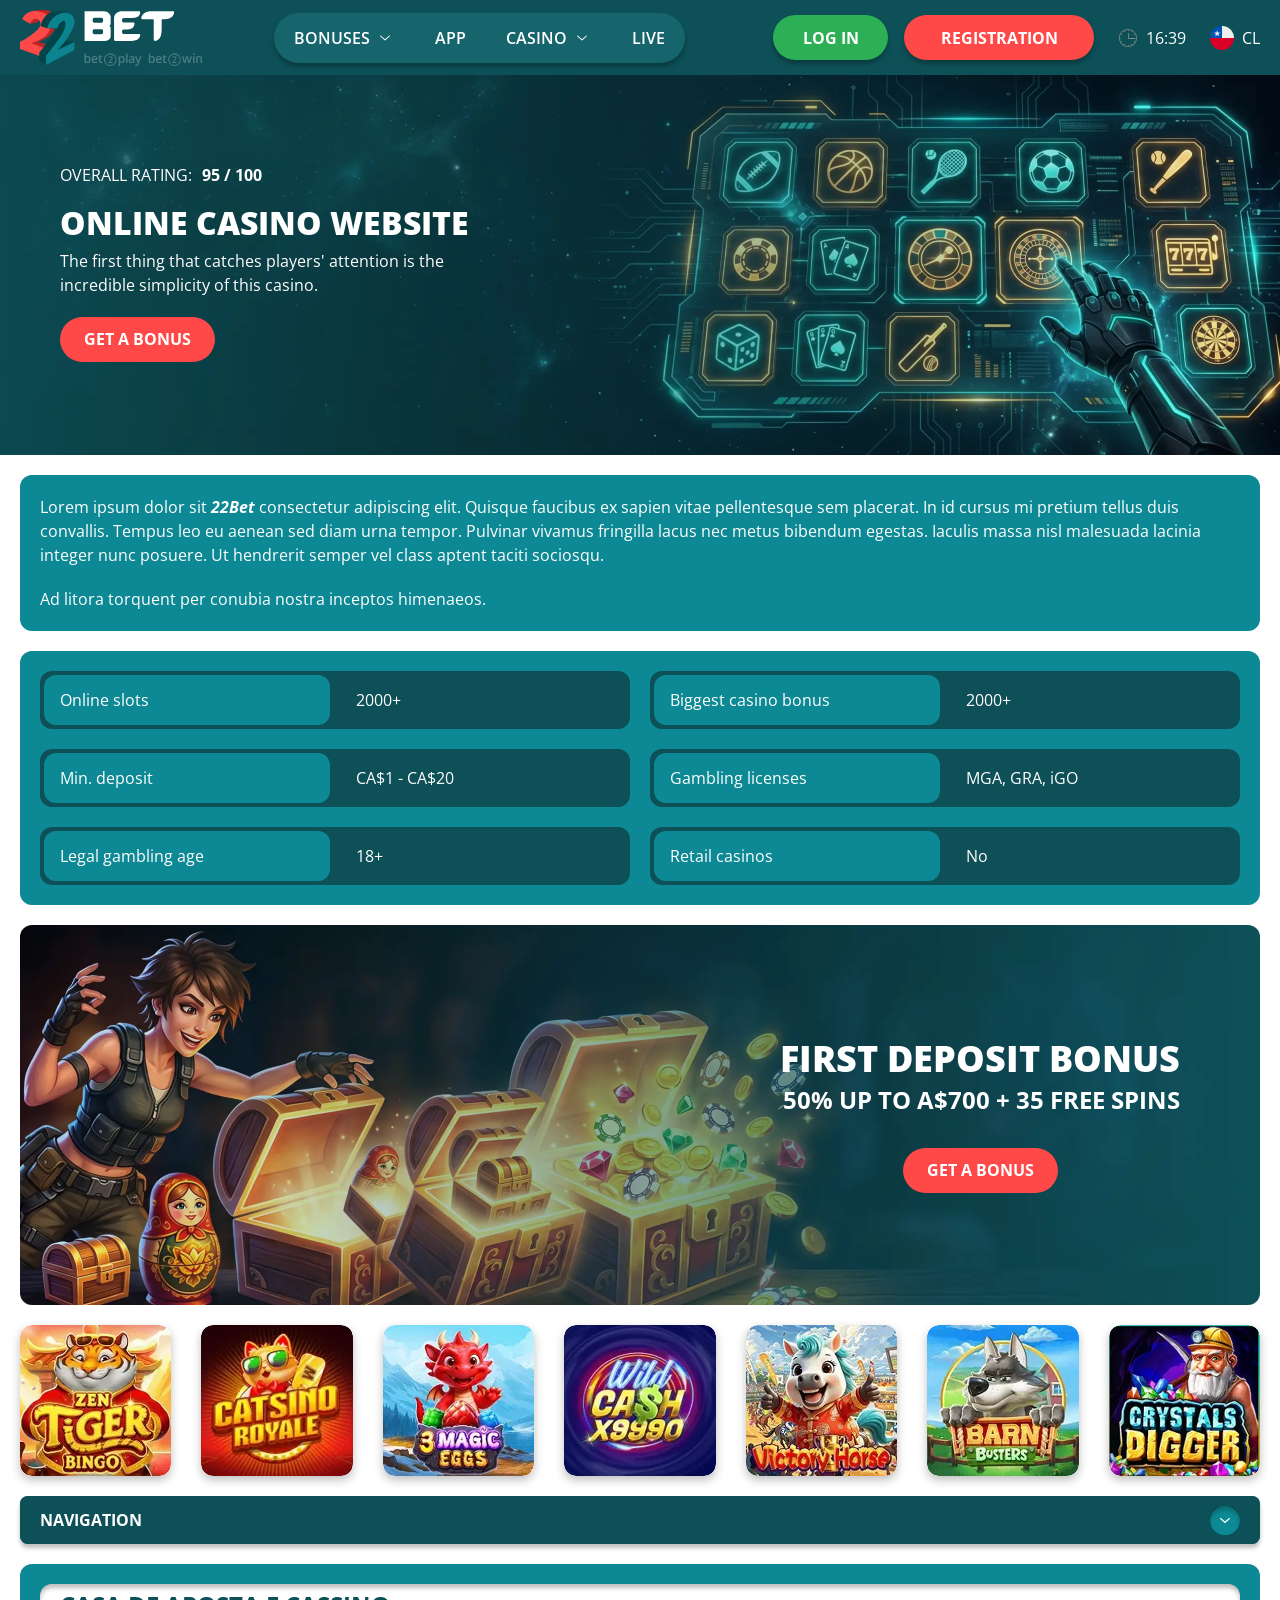
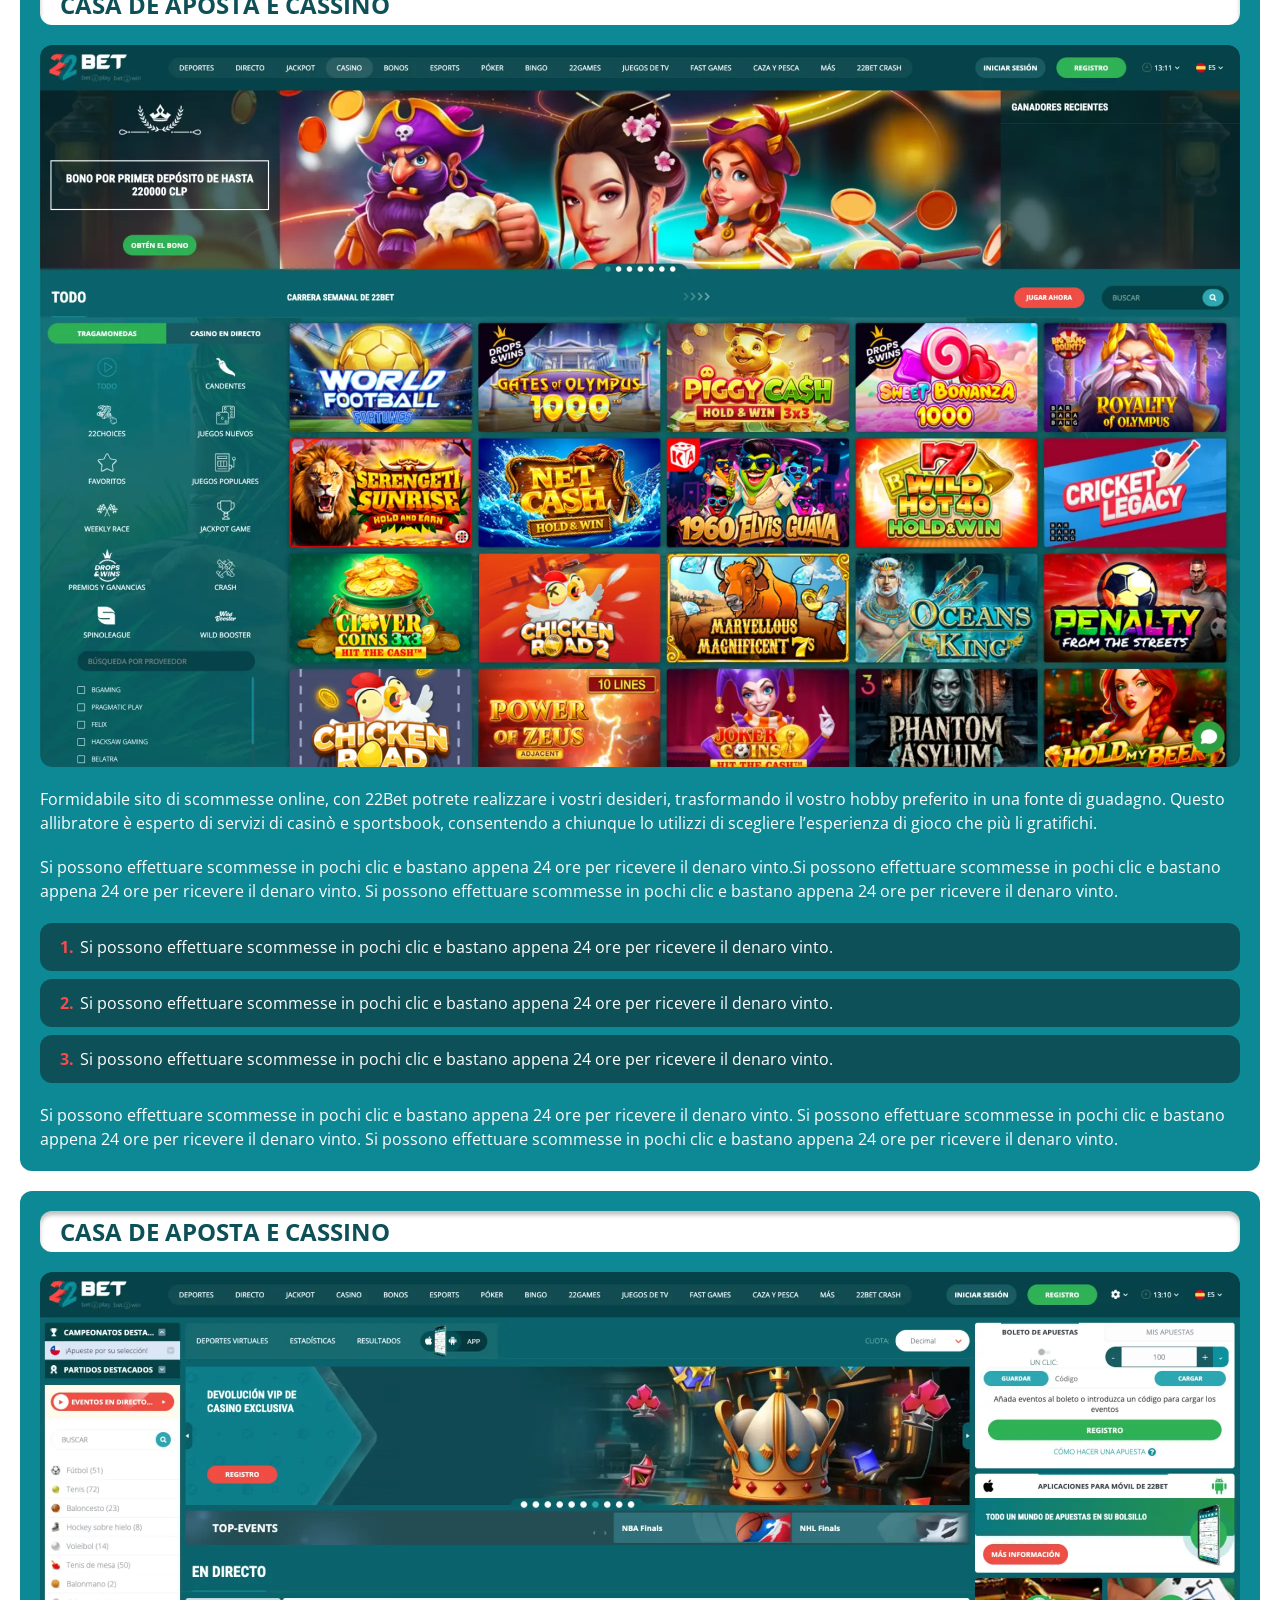
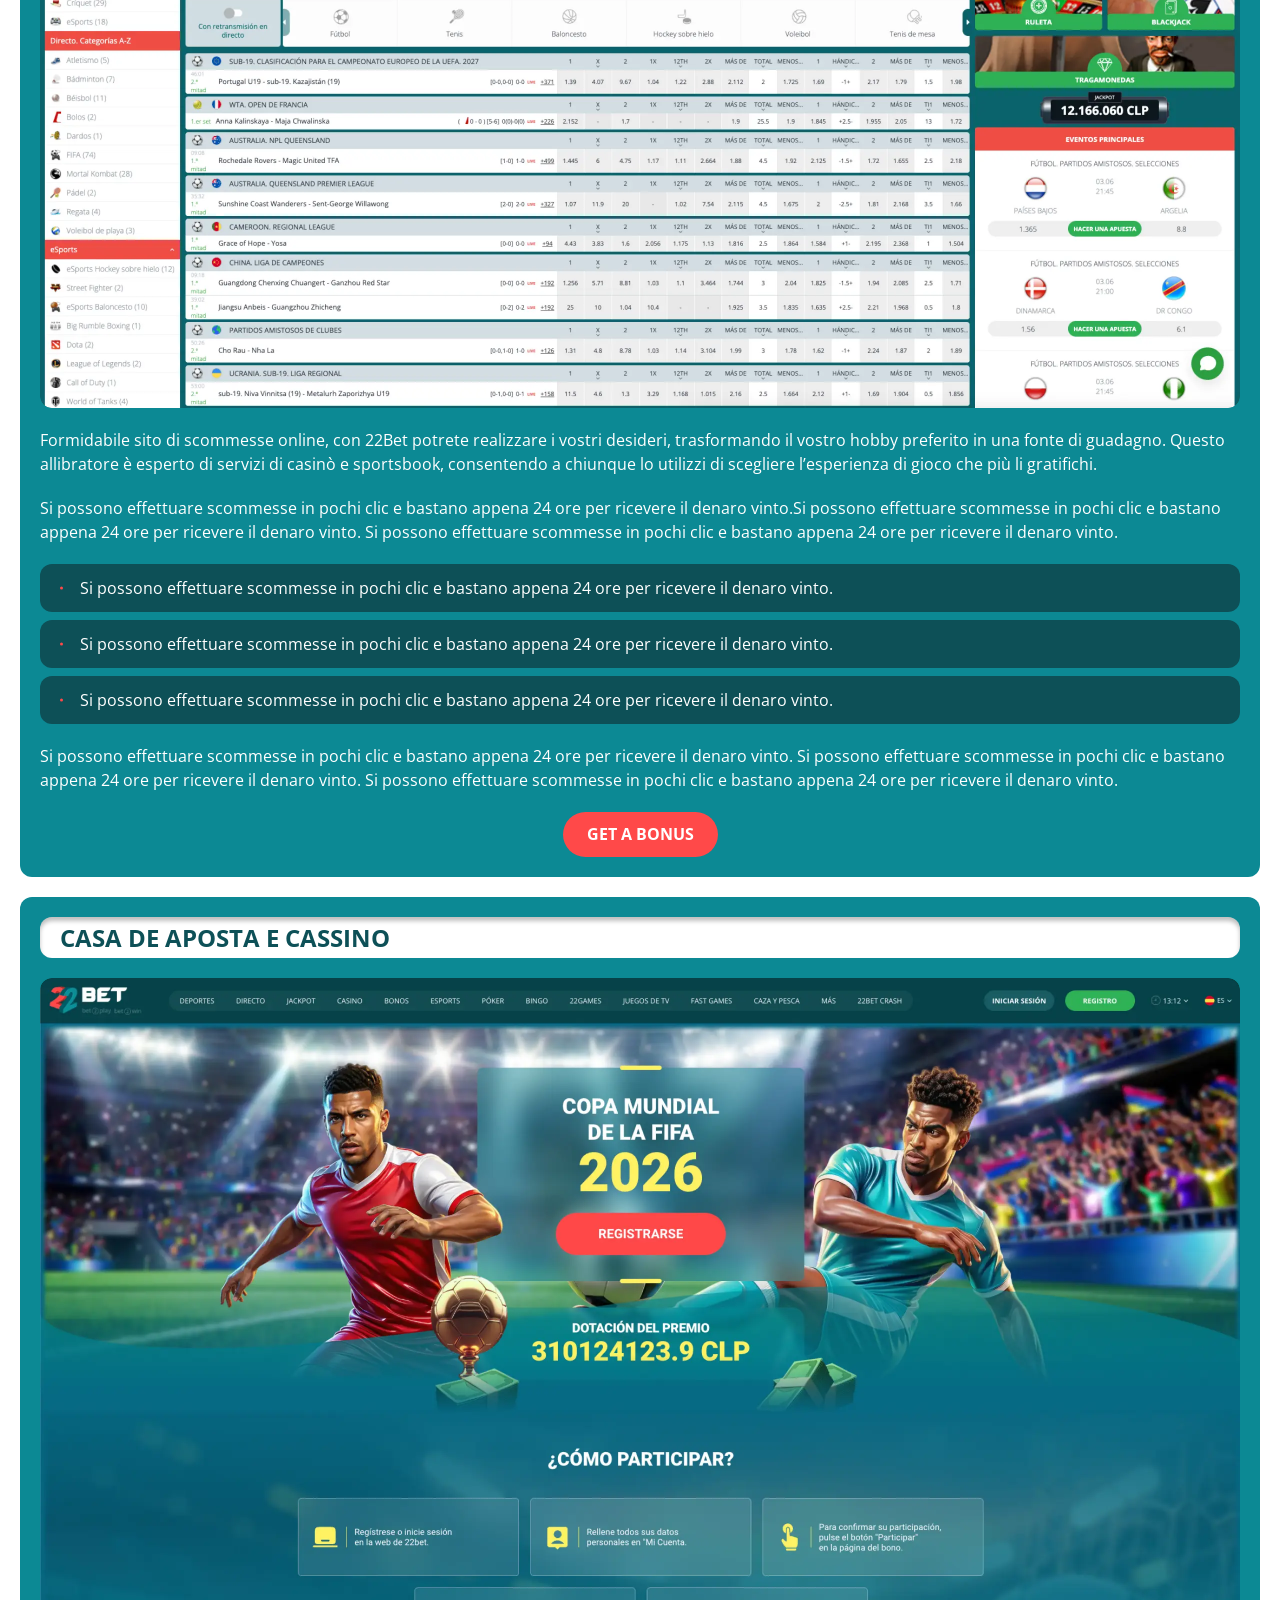
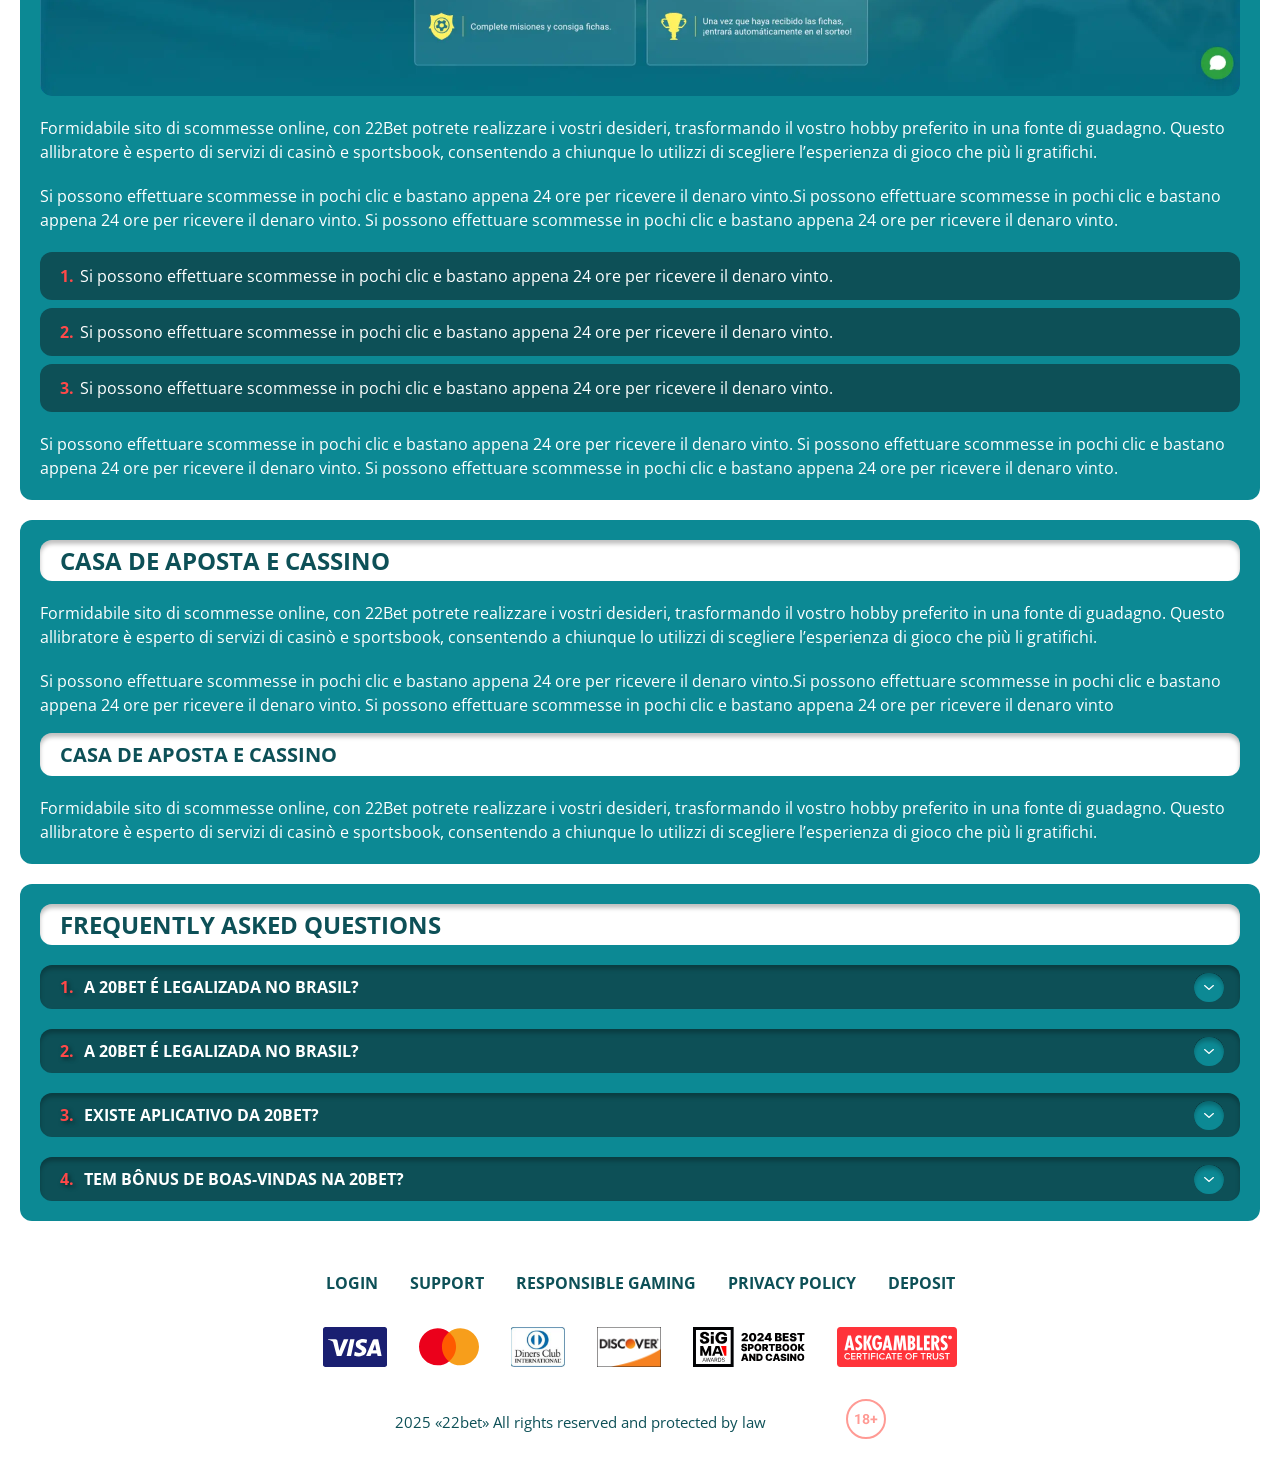
<file: index.html>
<!DOCTYPE html>
<html lang="cl">
  <head>
    <meta charset="UTF-8" />
   
    <meta name="viewport" content="width=device-width, initial-scale=1.0" />
    <title>22Bet </title>
    <meta name="description" content />
    <meta property="og:site_name" content />
    <meta property="og:title" content />
    <meta property="og:type" content="website" />
    <meta property="og:url" content />
    <meta property="og:image" content />
    <meta property="og:image:alt" content />
    <meta property="og:locale" content="cl" />
    <meta property="og:description" content />
    <link rel="preconnect" href="https://fonts.googleapis.com" />
    <link rel="preconnect" href="https://fonts.gstatic.com" crossorigin="anonymous" />
   <link href="https://fonts.googleapis.com/css2?family=Open+Sans:ital,wght@0,300..800;1,300..800&display=swap" rel="stylesheet">
<link href="https://fonts.googleapis.com/css?family=Roboto+Condensed&display=swap" rel="stylesheet">

   <link rel="stylesheet" href="./css/reset.css" />
    <link rel="stylesheet" href="./css/main.css" />
    <link rel="stylesheet" href="./css/media.css"/>
    <link rel="icon" href="./images/Group.png" type="image/x-icon"/>
    <script
    src="https://code.jquery.com/jquery-3.6.1.min.js"
    integrity="sha256-o88AwQnZB+VDvE9tvIXrMQaPlFFSUTR+nldQm1LuPXQ="
    crossorigin="anonymous"
  ></script>
  </head>
  <body>
    <header class="header">
      <section class="content header__content">
        <a href="./index.html" class="logo header__logo"
          ><img src="./images/logo.svg" alt="logo" title
        /></a>
        <button class="header__btn-menu" >
          <svg width="16px" height="16px" viewBox="0 0 16 16" xmlns="http://www.w3.org/2000/svg">
              <rect y="0" width="16" height="3" rx="1.5"></rect>
              <rect y="6.5" width="16" height="3" rx="1.5"></rect>
              <rect y="13" width="16" height="3" rx="1.5"></rect>
            </svg>
        </button>

          <nav class="menu header__menu">
            <ul class="header__menu-list">
                
              <li class="" >
              <div class="header__menu-wrapper">
                <div class="js-button-expander js-button-expander--menu" >
                <a href="./bonus.html" >
                <span>Bonuses</span>
              </a>
              </div>
              <div class="header__menu-wrap js-expand-content js-expand-content--menu">
                <ul >
                  <li>
                    <a href="./freeSpins.html">
                    <span>Free Spins</span>
                  </a></li>
                  <li><a href="./promoCode.html">
                    <span>Promo Code</span>
                  </a>
                </li>
                  <li><a href="./welcomeBonus.html">
                    <span>Welcome Bonus</span>
                  </a>
                </li>
                <li><a href="./vip.html">
                    <span>VIP</span>
                  </a>
                </li>
                </ul>
              </div>
              </div>
               <a href="./bonus.html" class="header__menu-item">
                <span>Bonuses</span>
              </a>
            </li>
              <li>
                <a href="./app.html">
                 App
                </a>
              </li>
              
              <li class="">
              <div class="header__menu-wrapper">
                <div class="js-button-expander js-button-expander--menu" >
                <a href="./casino.html" >
                <span> Casino</span>
              </a>
              </div>
              <div class="header__menu-wrap js-expand-content js-expand-content--menu">
                <ul >
                  <li>
                    <a href="./slots.html">
                    <span>Slots</span>
                  </a></li>
                 
                </ul>
              </div>
              </div>
               <a href="./casino.html" class="header__menu-item">
                <span>Casino</span>
              </a>
            </li>
               <li>
                <a href="./live.html">
               Live
                </a>
              </li>
              <li>
                    <a href="./freeSpins.html">
                    <span>Free Spins</span>
                  </a></li>
                  <li><a href="./promoCode.html">
                    <span>Promo Code</span>
                  </a>
                </li>
                  <li><a href="./welcomeBonus.html">
                    <span>Welcome Bonus</span>
                  </a>
                </li>
                <li><a href="./vip.html">
                    <span>VIP</span>
                  </a>
                </li>
             <li>
                    <a href="./slots.html">
                    <span>Slots</span>
                  </a></li>
             
             
            </ul>
            <div class="header__button header__button-menu " >
              <a href="#" class="button  button__login-menu">log in</a>
              <a href="#" class="button button__menu">registration</a>
            </div>
           
          </nav>
            <a href="#" class="button button__login">log in</a>
            <a href="#" class="button button__singup">registration</a>
            <div id="clock" class="header__time">00:00</div>
            <a href="#" class="header__flag">
                <span><img src="./images/flag.png" alt="flag" title /></span>
                <span>cl</span>
              </a>
      </section>
    </header>
     <main class="main home main-page">
        <section class=" hero hero__page">
           
            <div class="background">
              <img src="./images/main/bg-main.webp" alt="hero" title />
              
            </div>
            <div class="hero__wrapper">
              <div class="hero__data">
                <div class="hero__rating" >
                  <p>Overall Rating:</p>
                 
                  <span >
                    <span >95</span>
                  <span>/</span> 
                  <span >100</span>
                  
                  </span>
                </div>
                <h1 class="title general hero__title">
                 Online Casino Website
                </h1>
                <p class="hero__text">The first thing that catches players' attention is the incredible simplicity of this casino.</p>
                <a href="#" class="button  hero__button">Get a Bonus</a>
               
              </div>
             
            </div>
          </section>
      <section class="main__wrap main__wrap-page">
       
       <section class="content__wrapper content__wrapper-page">

         
        
       
          <section class="content article">
            <p>
             Lorem ipsum dolor sit <a href="#">22Bet</a> consectetur adipiscing elit. Quisque faucibus ex sapien vitae pellentesque sem placerat. In id cursus mi pretium tellus duis convallis. Tempus leo eu aenean sed diam urna tempor. Pulvinar vivamus fringilla lacus nec metus bibendum egestas. Iaculis massa nisl malesuada lacinia integer nunc posuere. Ut hendrerit semper vel class aptent taciti sociosqu.
            </p>
            <p>
             Ad litora torquent per conubia nostra inceptos himenaeos.
            </p>
          </section>
      <section class="content features">
           
              <table class="features__table">
               <tbody class="features__group">
                 
                   <tr>
                   <td>Online slots</td>
                   <td>2000+</td>
                  </tr>
                  <tr>
                   <td>Biggest casino bonus</td>
                   <td>2000+</td>
                  </tr>
                  <tr>
                   <td>Min. deposit</td>
                   <td>CA$1 - CA$20</td>
                  </tr>
              
                     <tr>
                     <td>Gambling licenses</td>
                     <td>MGA, GRA, iGO</td>
                   </tr>
                   <tr>
                     <td>Legal gambling age</td>
                     <td>18+</td>
                   </tr>
                   <tr>
                     <td>Retail casinos</td>
                     <td>No</td>
                   </tr>
                
               </tbody>
             </table>
            
         
           </section>  

        
             
             <section class="content banner banner-main">
            <div class="background ">
              
              <img src="./images/main/banner-main.webp" alt="banner" title />
              
            </div>
            <div class="banner__info">
              
              <h2 class="title high banner__title-main">
                  
               first Deposit Bonus
              </h2>
            <p class="banner__subtitle">50% up to A$700 + 35 Free spins</p>
              <a href="#" class="button banner__button">Get a Bonus</a>
            </div>
          </section>
          
           <section class="content casino">
           
              <ul class="casino__list ">
                <li class="casino__item">
                    <a href="#"><div class="casino__wrapper">
                      <img class="casino__img" src="./images/main/card-main1.webp" alt="" title>
                    <div class="casino__hover casino__hover-live">
                        
                        <div class="casino-box">
                            
                        <span href="#" class="button  casino__buttons"><img src="./images/card-button.svg" alt="" title></span>
                        </div>
                    </div>
                    </div>
                    </a>
                </li>
                <li class="casino__item">
                  <a href="#"><div class="casino__wrapper">
                      <img class="casino__img" src="./images/main/card-main2.webp" alt="" title>
                    <div class="casino__hover casino__hover-live">
                        
                        <div class="casino-box">
                            
                        <span href="#" class="button  casino__buttons"><img src="./images/card-button.svg" alt="" title></span>
                        </div>
                    </div>
                    </div>
                    </a>
              </li>
              <li class="casino__item">
              <a href="#"><div class="casino__wrapper">
                      <img class="casino__img" src="./images/main/card-main3.webp" alt="" title>
                    <div class="casino__hover casino__hover-live">
                        
                        <div class="casino-box">
                            
                        <span href="#" class="button  casino__buttons"><img src="./images/card-button.svg" alt="" title></span>
                        </div>
                    </div>
                    </div>
                    </a>
            </li>
             <li class="casino__item">
                <a href="#"><div class="casino__wrapper">
                      <img class="casino__img" src="./images/main/card-main4.webp" alt="" title>
                    <div class="casino__hover casino__hover-live">
                        
                        <div class="casino-box">
                            
                        <span href="#" class="button  casino__buttons"><img src="./images/card-button.svg" alt="" title></span>
                        </div>
                    </div>
                    </div>
                    </a>
            </li>
             <li class="casino__item">
               <a href="#"><div class="casino__wrapper">
                      <img class="casino__img" src="./images/main/card-main5.webp" alt="" title>
                    <div class="casino__hover casino__hover-live">
                        
                        <div class="casino-box">
                            
                        <span href="#" class="button  casino__buttons"><img src="./images/card-button.svg" alt="" title></span>
                        </div>
                    </div>
                    </div>
                    </a>
            </li>
             <li class="casino__item">
                <a href="#"><div class="casino__wrapper">
                      <img class="casino__img" src="./images/main/card-main6.webp" alt="" title>
                    <div class="casino__hover casino__hover-live">
                        
                        <div class="casino-box">
                            
                        <span href="#" class="button  casino__buttons"><img src="./images/card-button.svg" alt="" title></span>
                        </div>
                    </div>
                    </div>
                    </a>
            </li>
             <li class="casino__item">
              <a href="#"><div class="casino__wrapper">
                      <img class="casino__img" src="./images/main/card-main7.webp" alt="" title>
                    <div class="casino__hover casino__hover-live">
                        
                        <div class="casino-box">
                            
                        <span href="#" class="button  casino__buttons"><img src="./images/card-button.svg" alt="" title></span>
                        </div>
                    </div>
                    </div>
                    </a>
            </li>
            

              </ul>
         </section>
              <section class="content menu-review__content">
              

            
                <div class="menu__review-desk menu__review-content">Navigation</div>
                <ul class="menu__review menu__review-list">
                  <li><a href="#">Lorem ipsum dolor sit</a></li>
                    <li><a href="#">Amet consectetur adipiscing</a></li>
                      <li><a href="#">Quisque faucibus ex sapien vitae</a></li>
                        <li><a href="#">Ut hendrerit sempero</a></li>
                          <li><a href="#">Pulvinar vivamus fringilla</a></li>
                           <li><a href="#">Ad litora torquent per conubia</a></li>
                         
                          
                </ul>
             
          
          </section>
          
        
          <section class="content article">
            <h2 class="title high article__title">Casa de Aposta e Cassino</h2>
             <div class="images">
              <img src="./images/main/image1-main.webp" alt="banner" title />
            </div>
            <p>
             Formidabile sito di scommesse online, con 22Bet potrete realizzare i vostri desideri, trasformando il vostro hobby preferito in una fonte di guadagno. Questo allibratore è esperto di servizi di casinò e sportsbook, consentendo a chiunque lo utilizzi di scegliere l’esperienza di gioco che più li gratifichi.
            </p>
            <p>
             Si possono effettuare scommesse in pochi clic e bastano appena 24 ore per ricevere il denaro vinto.Si possono effettuare scommesse in pochi clic e bastano appena 24 ore per ricevere il denaro vinto. Si possono effettuare scommesse in pochi clic e bastano appena 24 ore per ricevere il denaro vinto.
            </p>
           <ol>
              <li>Si possono effettuare scommesse in pochi clic e bastano appena 24 ore per ricevere il denaro vinto.</li>
              <li>Si possono effettuare scommesse in pochi clic e bastano appena 24 ore per ricevere il denaro vinto.</li>
              <li>Si possono effettuare scommesse in pochi clic e bastano appena 24 ore per ricevere il denaro vinto.</li>
            </ol>
            <p>Si possono effettuare scommesse in pochi clic e bastano appena 24 ore per ricevere il denaro vinto. Si possono effettuare scommesse in pochi clic e bastano appena 24 ore per ricevere il denaro vinto. Si possono effettuare scommesse in pochi clic e bastano appena 24 ore per ricevere il denaro vinto.</p>
          </section>
           <section class="content article">
            <h2 class="title high article__title">Casa de Aposta e Cassino</h2>
             <div class="images">
              <img src="./images/main/image2-main.webp" alt="banner" title />
            </div>
            <p>
             Formidabile sito di scommesse online, con 22Bet potrete realizzare i vostri desideri, trasformando il vostro hobby preferito in una fonte di guadagno. Questo allibratore è esperto di servizi di casinò e sportsbook, consentendo a chiunque lo utilizzi di scegliere l’esperienza di gioco che più li gratifichi.
            </p>
            <p>
             Si possono effettuare scommesse in pochi clic e bastano appena 24 ore per ricevere il denaro vinto.Si possono effettuare scommesse in pochi clic e bastano appena 24 ore per ricevere il denaro vinto. Si possono effettuare scommesse in pochi clic e bastano appena 24 ore per ricevere il denaro vinto.
            </p>
           <ul>
              <li>Si possono effettuare scommesse in pochi clic e bastano appena 24 ore per ricevere il denaro vinto.</li>
              <li>Si possono effettuare scommesse in pochi clic e bastano appena 24 ore per ricevere il denaro vinto.</li>
              <li>Si possono effettuare scommesse in pochi clic e bastano appena 24 ore per ricevere il denaro vinto.</li>
            </ul>
            <p>Si possono effettuare scommesse in pochi clic e bastano appena 24 ore per ricevere il denaro vinto. Si possono effettuare scommesse in pochi clic e bastano appena 24 ore per ricevere il denaro vinto. Si possono effettuare scommesse in pochi clic e bastano appena 24 ore per ricevere il denaro vinto.</p>
         <a href="#" class="button">Get a Bonus</a>
          </section>
           <section class="content article">
            <h2 class="title high article__title">Casa de Aposta e Cassino</h2>
             <div class="images">
              <img src="./images/main/image3-main.webp" alt="banner" title />
            </div>
            <p>
             Formidabile sito di scommesse online, con 22Bet potrete realizzare i vostri desideri, trasformando il vostro hobby preferito in una fonte di guadagno. Questo allibratore è esperto di servizi di casinò e sportsbook, consentendo a chiunque lo utilizzi di scegliere l’esperienza di gioco che più li gratifichi.
            </p>
            <p>
             Si possono effettuare scommesse in pochi clic e bastano appena 24 ore per ricevere il denaro vinto.Si possono effettuare scommesse in pochi clic e bastano appena 24 ore per ricevere il denaro vinto. Si possono effettuare scommesse in pochi clic e bastano appena 24 ore per ricevere il denaro vinto.
            </p>
           <ol>
              <li>Si possono effettuare scommesse in pochi clic e bastano appena 24 ore per ricevere il denaro vinto.</li>
              <li>Si possono effettuare scommesse in pochi clic e bastano appena 24 ore per ricevere il denaro vinto.</li>
              <li>Si possono effettuare scommesse in pochi clic e bastano appena 24 ore per ricevere il denaro vinto.</li>
            </ol>
            <p>Si possono effettuare scommesse in pochi clic e bastano appena 24 ore per ricevere il denaro vinto. Si possono effettuare scommesse in pochi clic e bastano appena 24 ore per ricevere il denaro vinto. Si possono effettuare scommesse in pochi clic e bastano appena 24 ore per ricevere il denaro vinto.</p>
          </section>
           <section class="content article">
            <h2 class="title high article__title">Casa de Aposta e Cassino</h2>
            <p>Formidabile sito di scommesse online, con 22Bet potrete realizzare i vostri desideri, trasformando il vostro hobby preferito in una fonte di guadagno. Questo allibratore è esperto di servizi di casinò e sportsbook, consentendo a chiunque lo utilizzi di scegliere l’esperienza di gioco che più li gratifichi.</p>
            <p>Si possono effettuare scommesse in pochi clic e bastano appena 24 ore per ricevere il denaro vinto.Si possono effettuare scommesse in pochi clic e bastano appena 24 ore per ricevere il denaro vinto. Si possono effettuare scommesse in pochi clic e bastano appena 24 ore per ricevere il denaro vinto</p>
            <h3>Casa de Aposta e Cassino</h3>
            <p>Formidabile sito di scommesse online, con 22Bet potrete realizzare i vostri desideri, trasformando il vostro hobby preferito in una fonte di guadagno. Questo allibratore è esperto di servizi di casinò e sportsbook, consentendo a chiunque lo utilizzi di scegliere l’esperienza di gioco che più li gratifichi.</p>
           </section>

          <section class="content faq">
            <h2 class="title high faq__title">Frequently Asked Questions</h2>
            <ol class="faq__list " >
              <li class="faq__item"  >
                <h3 class="title medium faq__subtitle js-button-expander js-button-expander--faq"  >A 20Bet é legalizada no Brasil?
                 </h3>
                <div  class="faq__answer js-expand-content js-expand-content--faq" >
                  <p  >
                    Sim, a casa de apostas tem licença emitida por Curaçao, que é reconhecida no Brasil e a permite atuar por aqui.
                  </p>
                </div>
              </li>
              <li class="faq__item"  >
                <h3 class="title medium faq__subtitle js-button-expander js-button-expander--faq"  >A 20Bet é legalizada no Brasil?</h3>
                <div class="faq__answer js-expand-content js-expand-content--faq" >
                  <p  >
                    Sim, a casa de apostas tem licença emitida por Curaçao, que é reconhecida no Brasil e a permite atuar por aqui.
                  </p>
                </div>
              </li> 
              <li class="faq__item"  >
                <h3 class="title medium faq__subtitle js-button-expander js-button-expander--faq"  >Existe aplicativo da 20Bet?</h3>
                <div class="faq__answer js-expand-content js-expand-content--faq" >
                  <p  >
                   Sim, disponível para sistemas operacionais iOS e Android.
                  </p>
                </div>
              </li> 
              <li class="faq__item"  >
                <h3 class="title medium faq__subtitle js-button-expander js-button-expander--faq"  >Tem bônus de boas-vindas na 20Bet?</h3>
                <div class="faq__answer js-expand-content js-expand-content--faq" >
                  <p  >
                   O pacote especial para novos usuários da 20Bet paga 100% sobre o primeiro depósito, com limite de 600 BRL.
                  </p>
                </div>
              </li> 
             
            </ol>
          </section>
          
        </section> 
      
        <div class=""  onclick="scrollToTop()">
          <button class="main__arrow" id="scrollToTopBtn"></button>
        </div> 
        
      </section>
    </main> 
     <footer class=" footer ">
      <section class="content footer__content">
        <ul class="footer__menu">
         <li><a href="./login.html">Login</a></li>
         <li><a href="./support.html">Support</a></li>
         <li><a href="./responsible.html">Responsible Gaming</a></li>
         <li><a href="./policy.html">Privacy Policy</a></li>
         <li><a href="./deposit.html">Deposit</a></li>
        </ul>
       
          <ul class="footer__cards-list">
           
            <li>
              <a href="#"
                ><img src="./images/visa.svg" alt="cardvisa" title
              /></a>
            </li>
            <li>
              <a href="#"
                ><img
                  src="./images/mastercard.svg"
                  alt="mastercard"
                  title
              /></a>
            </li>
            <li>
                <a href="#"
                  ><img src="./images/diners.svg" alt="diners" title
                /></a>
              </li>
              <li>
                <a href="#"
                  ><img src="./images/discover.svg" alt="discover" title
                /></a>
              </li>
              <li>
                <a href="#"
                  ><img src="./images/sigma.svg" alt="sigma" title
                /></a>
              </li>
              <li>
                <a href="#"
                  ><img src="./images/ask.svg" alt="ask" title
                /></a>
              </li>
            
          </ul>
       
        <div class="footer__wrapp">
          <div class="footer__text">
           
            <p>2025 «22bet» All rights reserved and protected by law
</p>
           
          </div>
          <div class="footer__age">
            <img src="./images/age.svg" alt="age" title />
          </div>
        </div>
      
      </section>
    </footer>
    <script src="./js/arrowUp.js" defer></script>
    <script src="./js/sidebar.js" defer></script>
    <script src="./js/expander.js" defer></script>
    <script src="./js/mobile-menu.js" defer></script>
    <script src="./js/clock.js" defer></script>
  </body>
</html>
</file>
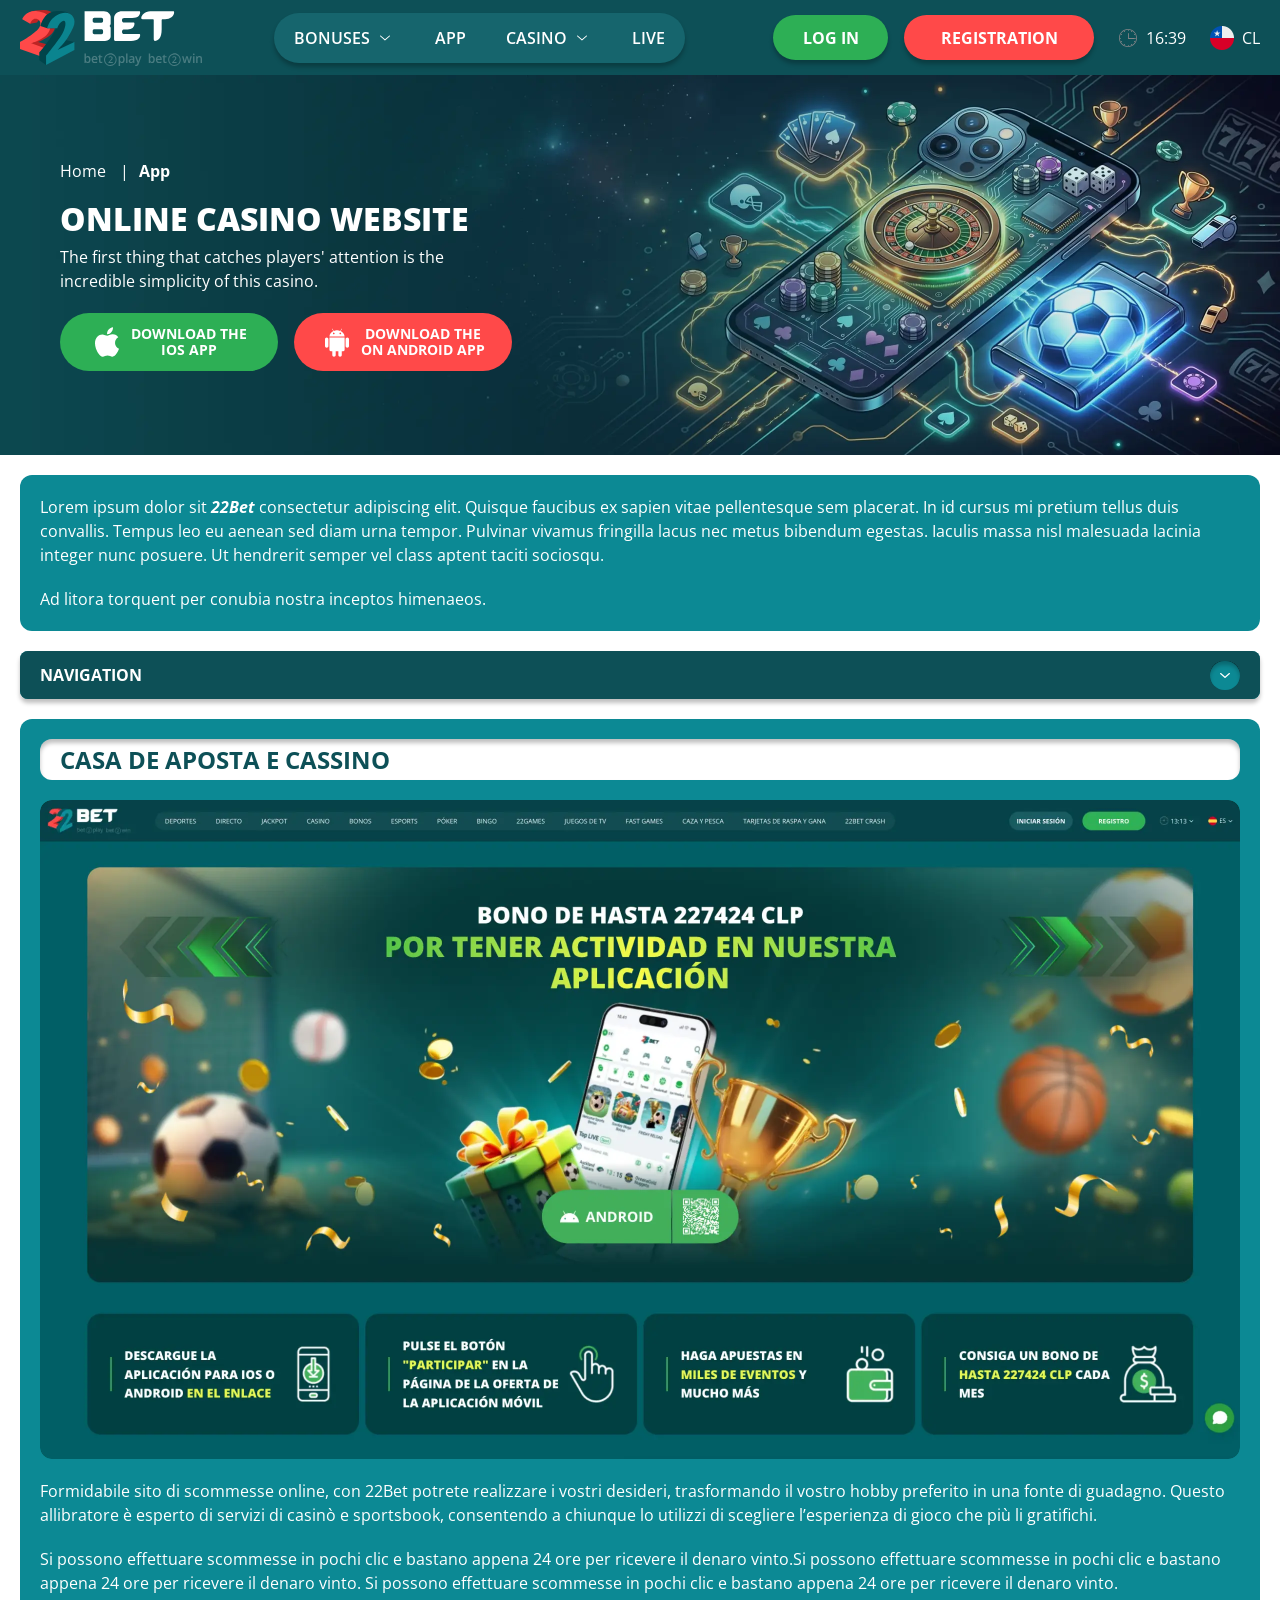
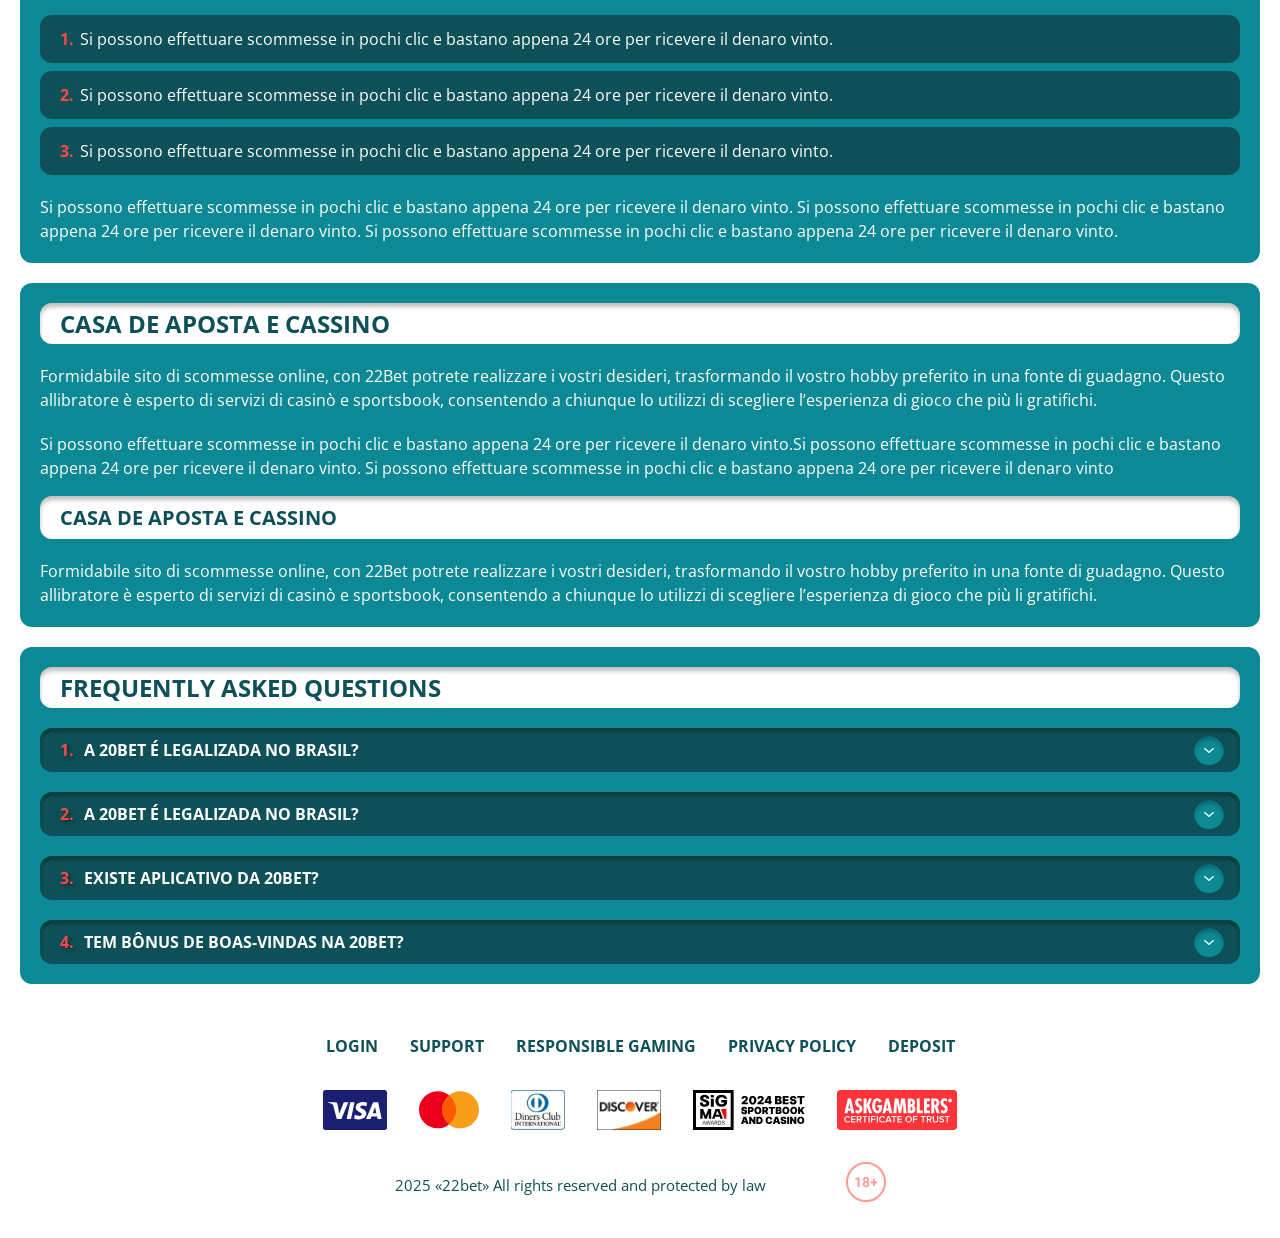
<file: app.html>
<!DOCTYPE html>
<html lang="cl">
  <head>
    <meta charset="UTF-8" />
   
    <meta name="viewport" content="width=device-width, initial-scale=1.0" />
    <title>22Bet </title>
    <meta name="description" content />
    <meta property="og:site_name" content />
    <meta property="og:title" content />
    <meta property="og:type" content="website" />
    <meta property="og:url" content />
    <meta property="og:image" content />
    <meta property="og:image:alt" content />
    <meta property="og:locale" content="cl" />
    <meta property="og:description" content />
    <link rel="preconnect" href="https://fonts.googleapis.com" />
    <link rel="preconnect" href="https://fonts.gstatic.com" crossorigin="anonymous" />
   <link href="https://fonts.googleapis.com/css2?family=Open+Sans:ital,wght@0,300..800;1,300..800&display=swap" rel="stylesheet">
<link href="https://fonts.googleapis.com/css?family=Roboto+Condensed&display=swap" rel="stylesheet">

   <link rel="stylesheet" href="./css/reset.css" />
    <link rel="stylesheet" href="./css/main.css" />
    <link rel="stylesheet" href="./css/media.css"/>
    <link rel="icon" href="./images/Group.png" type="image/x-icon"/>
    <script
    src="https://code.jquery.com/jquery-3.6.1.min.js"
    integrity="sha256-o88AwQnZB+VDvE9tvIXrMQaPlFFSUTR+nldQm1LuPXQ="
    crossorigin="anonymous"
  ></script>
  </head>
  <body>
    <header class="header">
      <section class="content header__content">
        <a href="./index.html" class="logo header__logo"
          ><img src="./images/logo.svg" alt="logo" title
        /></a>
        <button class="header__btn-menu" >
          <svg width="16px" height="16px" viewBox="0 0 16 16" xmlns="http://www.w3.org/2000/svg">
              <rect y="0" width="16" height="3" rx="1.5"></rect>
              <rect y="6.5" width="16" height="3" rx="1.5"></rect>
              <rect y="13" width="16" height="3" rx="1.5"></rect>
            </svg>
        </button>

          <nav class="menu header__menu">
            <ul class="header__menu-list">
                
              <li class="">
              <div class="header__menu-wrapper">
                <div class="js-button-expander js-button-expander--menu" >
                <a href="./bonus.html" >
                <span>Bonuses</span>
              </a>
              </div>
              <div class="header__menu-wrap js-expand-content js-expand-content--menu">
                <ul >
                  <li>
                    <a href="./freeSpins.html">
                    <span>Free Spins</span>
                  </a></li>
                  <li><a href="./promoCode.html">
                    <span>Promo Code</span>
                  </a>
                </li>
                  <li><a href="./welcomeBonus.html">
                    <span>Welcome Bonus</span>
                  </a>
                </li>
                <li><a href="./vip.html">
                    <span>VIP</span>
                  </a>
                </li>
                </ul>
              </div>
              </div>
               <a href="./bonus.html" class="header__menu-item">
                <span>Bonuses</span>
              </a>
            </li>
              <li>
                <a href="./app.html">
                 App
                </a>
              </li>
              
              <li class="">
              <div class="header__menu-wrapper">
                <div class="js-button-expander js-button-expander--menu" >
                <a href="./casino.html" >
                <span> Casino</span>
              </a>
              </div>
              <div class="header__menu-wrap js-expand-content js-expand-content--menu">
                <ul >
                  <li>
                    <a href="./slots.html">
                    <span>Slots</span>
                  </a></li>
                 
                </ul>
              </div>
              </div>
               <a href="./casino.html" class="header__menu-item">
                <span>Casino</span>
              </a>
            </li>
               <li>
                <a href="./live.html">
               Live
                </a>
              </li>
              <li>
                    <a href="./freeSpins.html">
                    <span>Free Spins</span>
                  </a></li>
                  <li><a href="./promoCode.html">
                    <span>Promo Code</span>
                  </a>
                </li>
                  <li><a href="./welcomeBonus.html">
                    <span>Welcome Bonus</span>
                  </a>
                </li>
                <li><a href="./vip.html">
                    <span>VIP</span>
                  </a>
                </li>
             <li>
                    <a href="./slots.html">
                    <span>Slots</span>
                  </a></li>
             
             
            </ul>
            <div class="header__button header__button-menu " >
              <a href="#" class="button  button__login-menu">log in</a>
              <a href="#" class="button button__menu">registration</a>
            </div>
           
          </nav>
            <a href="#" class="button button__login">log in</a>
            <a href="#" class="button button__singup">registration</a>
            <div id="clock" class="header__time">00:00</div>
            <a href="#" class="header__flag">
                <span><img src="./images/flag.png" alt="flag" title /></span>
                <span>cl</span>
              </a>
      </section>
    </header>
     <main class="main home main-page">
        <section class=" hero hero__page">
           
            <div class="background background-page">
              <img src="./images/app/bg-app.webp" alt="hero" title />
              
            </div>
            <div class="hero__wrapper hero__wrapper-page">
              <div class="hero__data hero__data-bonus">
                <ul
                class="breadcrumbs "
                
              >
                <li
                  
                >
                  <a href="#" >
                    <span >Home</span></a
                  >
                 
                </li>
                <li
                  
                >
                  <a href="/" > <span >App</span></a>
                 
                </li>
              </ul>
                <h1 class="title general hero__title">
                  Online Casino Website
                </h1>
                 <p class="hero__text">The first thing that catches players' attention is the incredible simplicity of this casino.</p>
               
              <div class="banner__content banner__content-app">
             
                  <a href="#" class="banner__btn banner__btn-app">
                    <img src="./images/main/apple-app.svg" alt="icon" title>
                   Download the </br>
IOS app
                  </a>
                  <a href="#" class="banner__btn banner__btn-android"
                    > <img src="./images/main/android-app.svg" alt="icon" title>Download the  </br>
on Android app</a
                  >
                </div>
              </div>
             
            </div>
          </section>
      <section class="main__wrap main__wrap-page">
       
       <section class="content__wrapper content__wrapper-page">

         
        
       
          <section class="content article">
            <p>
             Lorem ipsum dolor sit <a href="#">22Bet</a> consectetur adipiscing elit. Quisque faucibus ex sapien vitae pellentesque sem placerat. In id cursus mi pretium tellus duis convallis. Tempus leo eu aenean sed diam urna tempor. Pulvinar vivamus fringilla lacus nec metus bibendum egestas. Iaculis massa nisl malesuada lacinia integer nunc posuere. Ut hendrerit semper vel class aptent taciti sociosqu.
            </p>
            <p>
             Ad litora torquent per conubia nostra inceptos himenaeos.
            </p>
          </section>
         
       <section class="content menu-review__content">
              

            
                <div class="menu__review-desk menu__review-content">Navigation</div>
                <ul class="menu__review menu__review-list">
                  <li><a href="#">Lorem ipsum dolor sit</a></li>
                    <li><a href="#">Amet consectetur adipiscing</a></li>
                      <li><a href="#">Quisque faucibus ex sapien vitae</a></li>
                        <li><a href="#">Ut hendrerit sempero</a></li>
                          <li><a href="#">Pulvinar vivamus fringilla</a></li>
                           <li><a href="#">Ad litora torquent per conubia</a></li>
                         
                          
                </ul>
             
          
          </section>
        
          <section class="content article">
            <h2 class="title high article__title">Casa de Aposta e Cassino</h2>
             <div class="images">
              <img src="./images/app/image1-app.webp" alt="banner" title />
            </div>
            <p>
             Formidabile sito di scommesse online, con 22Bet potrete realizzare i vostri desideri, trasformando il vostro hobby preferito in una fonte di guadagno. Questo allibratore è esperto di servizi di casinò e sportsbook, consentendo a chiunque lo utilizzi di scegliere l’esperienza di gioco che più li gratifichi.
            </p>
            <p>
             Si possono effettuare scommesse in pochi clic e bastano appena 24 ore per ricevere il denaro vinto.Si possono effettuare scommesse in pochi clic e bastano appena 24 ore per ricevere il denaro vinto. Si possono effettuare scommesse in pochi clic e bastano appena 24 ore per ricevere il denaro vinto.
            </p>
           <ol>
              <li>Si possono effettuare scommesse in pochi clic e bastano appena 24 ore per ricevere il denaro vinto.</li>
              <li>Si possono effettuare scommesse in pochi clic e bastano appena 24 ore per ricevere il denaro vinto.</li>
              <li>Si possono effettuare scommesse in pochi clic e bastano appena 24 ore per ricevere il denaro vinto.</li>
            </ol>
            <p>Si possono effettuare scommesse in pochi clic e bastano appena 24 ore per ricevere il denaro vinto. Si possono effettuare scommesse in pochi clic e bastano appena 24 ore per ricevere il denaro vinto. Si possono effettuare scommesse in pochi clic e bastano appena 24 ore per ricevere il denaro vinto.</p>
          </section>
         
         
           <section class="content article">
            <h2 class="title high article__title">Casa de Aposta e Cassino</h2>
            <p>Formidabile sito di scommesse online, con 22Bet potrete realizzare i vostri desideri, trasformando il vostro hobby preferito in una fonte di guadagno. Questo allibratore è esperto di servizi di casinò e sportsbook, consentendo a chiunque lo utilizzi di scegliere l’esperienza di gioco che più li gratifichi.</p>
            <p>Si possono effettuare scommesse in pochi clic e bastano appena 24 ore per ricevere il denaro vinto.Si possono effettuare scommesse in pochi clic e bastano appena 24 ore per ricevere il denaro vinto. Si possono effettuare scommesse in pochi clic e bastano appena 24 ore per ricevere il denaro vinto</p>
            <h3>Casa de Aposta e Cassino</h3>
            <p>Formidabile sito di scommesse online, con 22Bet potrete realizzare i vostri desideri, trasformando il vostro hobby preferito in una fonte di guadagno. Questo allibratore è esperto di servizi di casinò e sportsbook, consentendo a chiunque lo utilizzi di scegliere l’esperienza di gioco che più li gratifichi.</p>
           </section>

          <section class="content faq">
            <h2 class="title high faq__title">Frequently Asked Questions</h2>
            <ul class="faq__list " >
              <li class="faq__item"  >
                <h3 class="title medium faq__subtitle js-button-expander js-button-expander--faq"  >A 20Bet é legalizada no Brasil?
                 </h3>
                <div  class="faq__answer js-expand-content js-expand-content--faq" >
                  <p  >
                    Sim, a casa de apostas tem licença emitida por Curaçao, que é reconhecida no Brasil e a permite atuar por aqui.
                  </p>
                </div>
              </li>
              <li class="faq__item"  >
                <h3 class="title medium faq__subtitle js-button-expander js-button-expander--faq"  >A 20Bet é legalizada no Brasil?</h3>
                <div class="faq__answer js-expand-content js-expand-content--faq" >
                  <p  >
                    Sim, a casa de apostas tem licença emitida por Curaçao, que é reconhecida no Brasil e a permite atuar por aqui.
                  </p>
                </div>
              </li> 
              <li class="faq__item"  >
                <h3 class="title medium faq__subtitle js-button-expander js-button-expander--faq"  >Existe aplicativo da 20Bet?</h3>
                <div class="faq__answer js-expand-content js-expand-content--faq" >
                  <p  >
                   Sim, disponível para sistemas operacionais iOS e Android.
                  </p>
                </div>
              </li> 
              <li class="faq__item"  >
                <h3 class="title medium faq__subtitle js-button-expander js-button-expander--faq"  >Tem bônus de boas-vindas na 20Bet?</h3>
                <div class="faq__answer js-expand-content js-expand-content--faq" >
                  <p  >
                   O pacote especial para novos usuários da 20Bet paga 100% sobre o primeiro depósito, com limite de 600 BRL.
                  </p>
                </div>
              </li> 
             
            </ul>
          </section>
          
        </section> 
      
        <div class=""  onclick="scrollToTop()">
          <button class="main__arrow" id="scrollToTopBtn"></button>
        </div> 
        
      </section>
    </main> 
 <footer class=" footer ">
      <section class="content footer__content">
        <ul class="footer__menu">
         <li><a href="./login.html">Login</a></li>
         <li><a href="./support.html">Support</a></li>
         <li><a href="./responsible.html">Responsible Gaming</a></li>
         <li><a href="./policy.html">Privacy Policy</a></li>
         <li><a href="./deposit.html">Deposit</a></li>
        </ul>
       
          <ul class="footer__cards-list">
           
            <li>
              <a href="#"
                ><img src="./images/visa.svg" alt="cardvisa" title
              /></a>
            </li>
            <li>
              <a href="#"
                ><img
                  src="./images/mastercard.svg"
                  alt="mastercard"
                  title
              /></a>
            </li>
            <li>
                <a href="#"
                  ><img src="./images/diners.svg" alt="diners" title
                /></a>
              </li>
              <li>
                <a href="#"
                  ><img src="./images/discover.svg" alt="discover" title
                /></a>
              </li>
              <li>
                <a href="#"
                  ><img src="./images/sigma.svg" alt="sigma" title
                /></a>
              </li>
              <li>
                <a href="#"
                  ><img src="./images/ask.svg" alt="ask" title
                /></a>
              </li>
            
          </ul>
       
        <div class="footer__wrapp">
          <div class="footer__text">
           
            <p>2025 «22bet» All rights reserved and protected by law

</p>
           
          </div>
          <div class="footer__age">
            <img src="./images/age.svg" alt="age" title />
          </div>
        </div>
      
      </section>
    </footer>
    <script src="./js/arrowUp.js" defer></script>
    <script src="./js/sidebar.js" defer></script>
    <script src="./js/expander.js" defer></script>
    <script src="./js/mobile-menu.js" defer></script>
    <script src="./js/clock.js" defer></script>
  </body>
</html>
</file>
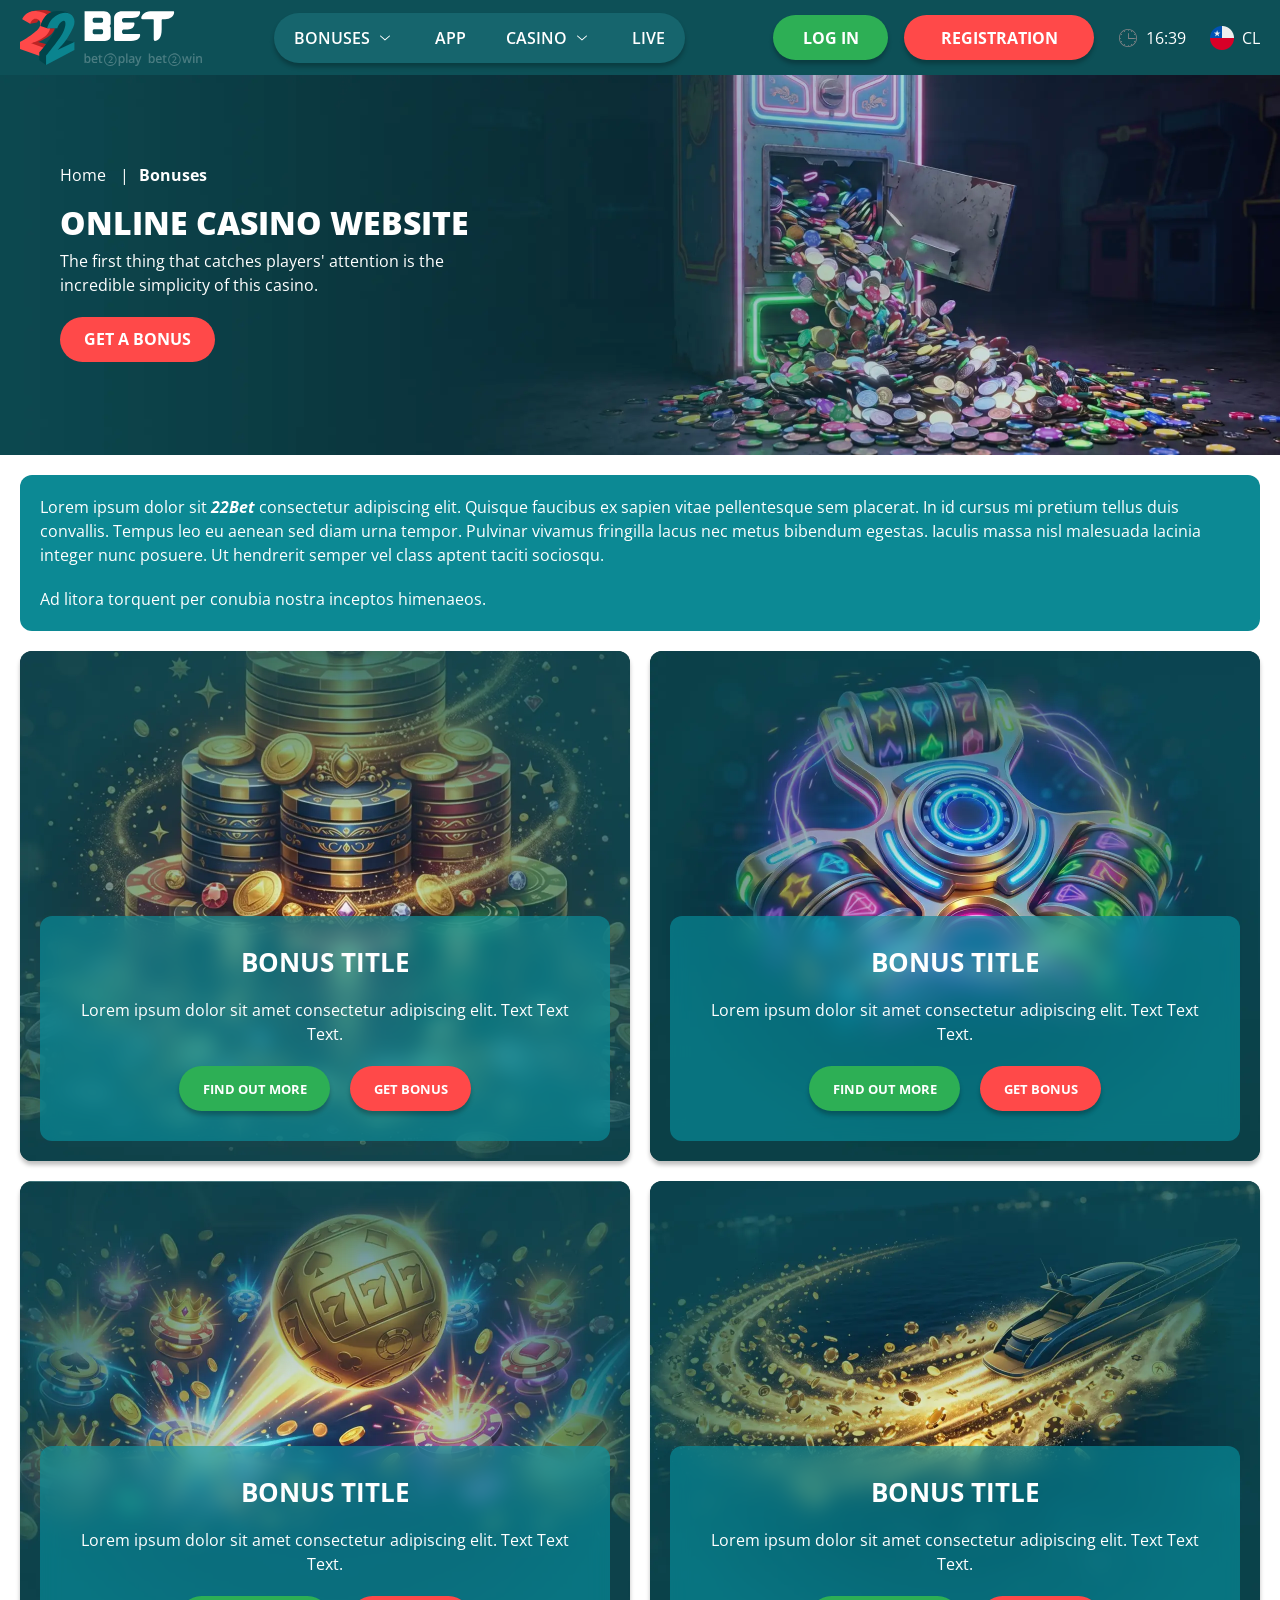
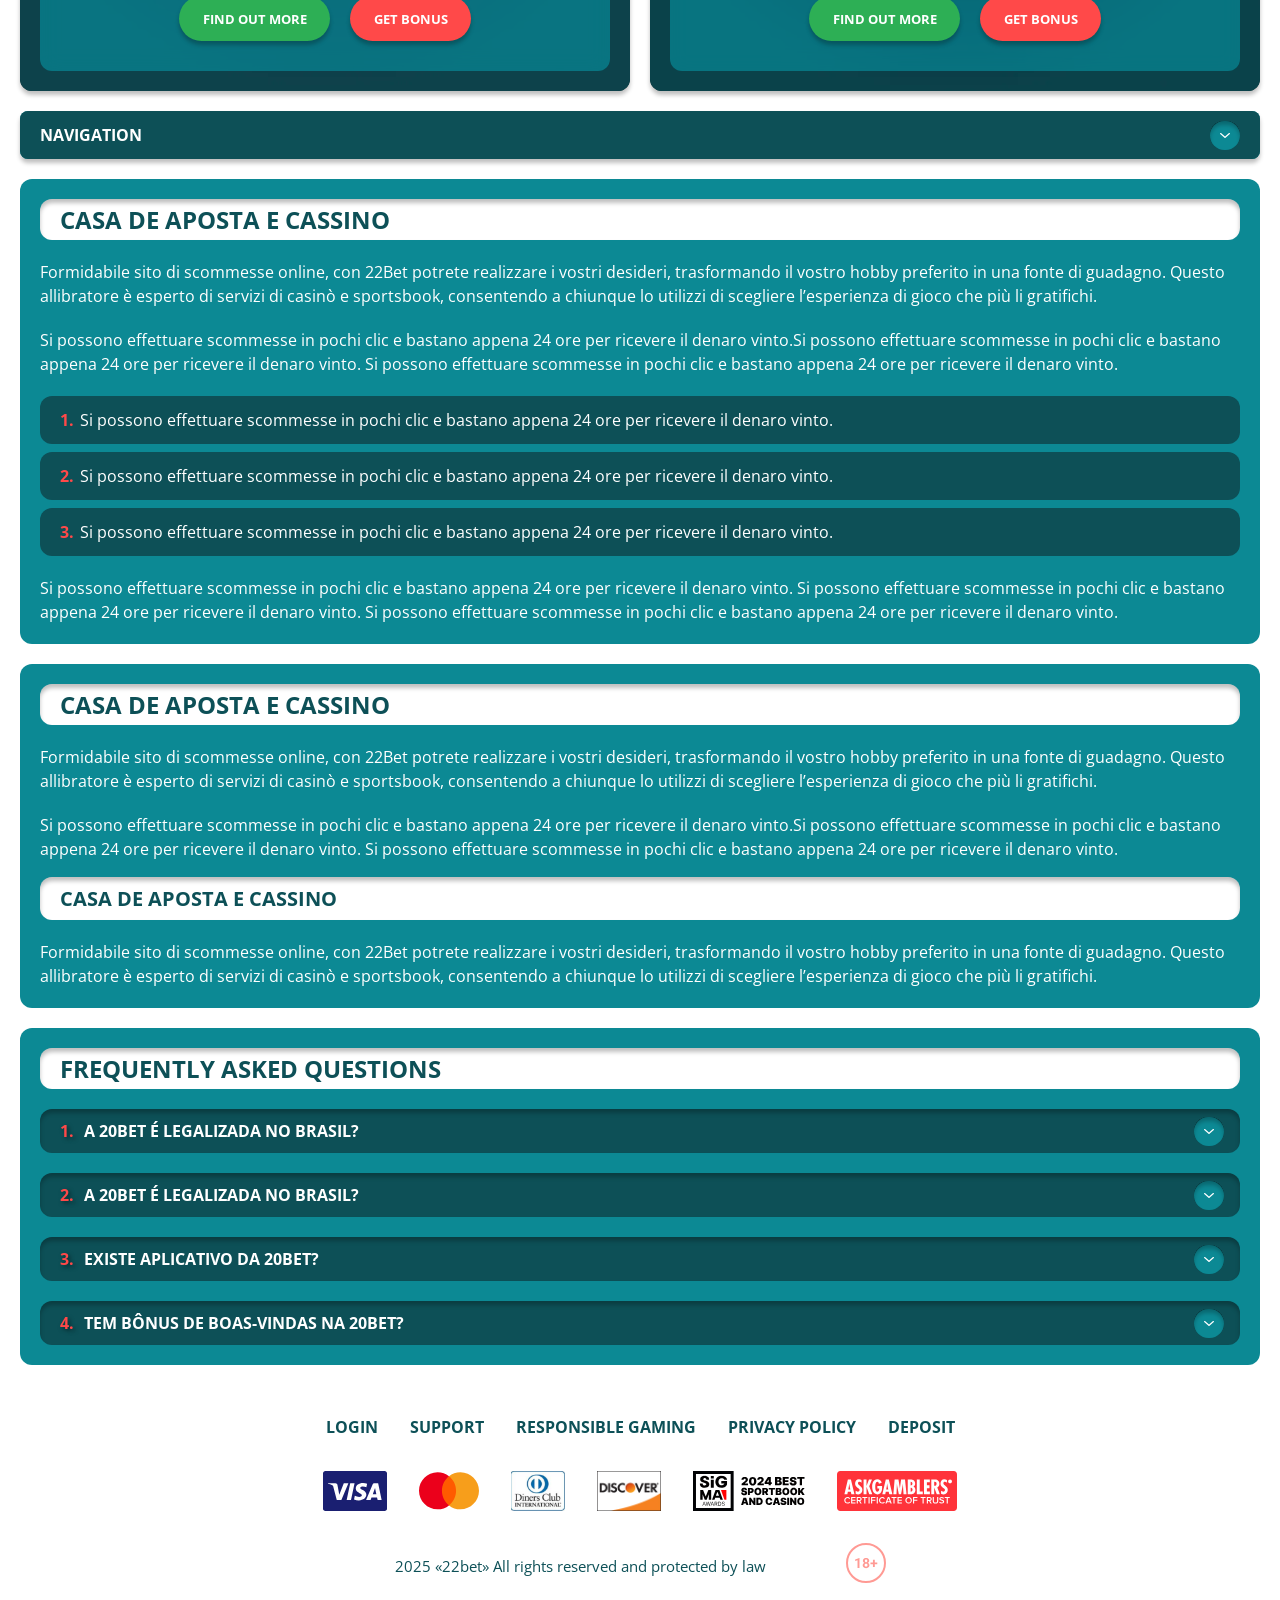
<file: bonus.html>
<!DOCTYPE html>
<html lang="cl">
  <head>
    <meta charset="UTF-8" />
   
    <meta name="viewport" content="width=device-width, initial-scale=1.0" />
    <title>22Bet no</title>
    <meta name="description" content />
    <meta property="og:site_name" content />
    <meta property="og:title" content />
    <meta property="og:type" content="website" />
    <meta property="og:url" content />
    <meta property="og:image" content />
    <meta property="og:image:alt" content />
    <meta property="og:locale" content="cl" />
    <meta property="og:description" content />
    <link rel="preconnect" href="https://fonts.googleapis.com" />
    <link rel="preconnect" href="https://fonts.gstatic.com" crossorigin="anonymous" />
    
   <link href="https://fonts.googleapis.com/css2?family=Open+Sans:ital,wght@0,300..800;1,300..800&display=swap" rel="stylesheet">
<link href="https://fonts.googleapis.com/css?family=Roboto+Condensed&display=swap" rel="stylesheet">

    <link rel="stylesheet" href="./css/reset.css" />
    <link rel="stylesheet" href="./css/main.css" />
    <link rel="stylesheet" href="./css/media.css"/>
    <link rel="icon" href="./images/Group.png" type="image/x-icon"/>
    <script
    src="https://code.jquery.com/jquery-3.6.1.min.js"
    integrity="sha256-o88AwQnZB+VDvE9tvIXrMQaPlFFSUTR+nldQm1LuPXQ="
    crossorigin="anonymous"
  ></script>
  </head>
  <body>
  <header class="header">
      <section class="content header__content">
        <a href="./index.html" class="logo header__logo"
          ><img src="./images/logo.svg" alt="logo" title
        /></a>
        <button class="header__btn-menu" >
          <svg width="16px" height="16px" viewBox="0 0 16 16" xmlns="http://www.w3.org/2000/svg">
              <rect y="0" width="16" height="3" rx="1.5"></rect>
              <rect y="6.5" width="16" height="3" rx="1.5"></rect>
              <rect y="13" width="16" height="3" rx="1.5"></rect>
            </svg>
        </button>

          <nav class="menu header__menu">
            <ul class="header__menu-list">
                
              <li class="">
              <div class="header__menu-wrapper">
                <div class="js-button-expander js-button-expander--menu" >
                <a href="./bonus.html" >
                <span>Bonuses</span>
              </a>
              </div>
              <div class="header__menu-wrap js-expand-content js-expand-content--menu">
                <ul >
                  <li>
                    <a href="./freeSpins.html">
                    <span>Free Spins</span>
                  </a></li>
                  <li><a href="./promoCode.html">
                    <span>Promo Code</span>
                  </a>
                </li>
                  <li><a href="./welcomeBonus.html">
                    <span>Welcome Bonus</span>
                  </a>
                </li>
                <li><a href="./vip.html">
                    <span>VIP</span>
                  </a>
                </li>
                </ul>
              </div>
              </div>
               <a href="./bonus.html" class="header__menu-item">
                <span>Bonuses</span>
              </a>
            </li>
              <li>
                <a href="./app.html">
                 App
                </a>
              </li>
              
              <li class="">
              <div class="header__menu-wrapper">
                <div class="js-button-expander js-button-expander--menu" >
                <a href="./casino.html" >
                <span> Casino</span>
              </a>
              </div>
              <div class="header__menu-wrap js-expand-content js-expand-content--menu">
                <ul >
                  <li>
                    <a href="./slots.html">
                    <span>Slots</span>
                  </a></li>
                 
                </ul>
              </div>
              </div>
               <a href="./casino.html" class="header__menu-item">
                <span>Casino</span>
              </a>
            </li>
               <li>
                <a href="./live.html">
               Live
                </a>
              </li>
              <li>
                    <a href="./freeSpins.html">
                    <span>Free Spins</span>
                  </a></li>
                  <li><a href="./promoCode.html">
                    <span>Promo Code</span>
                  </a>
                </li>
                  <li><a href="./welcomeBonus.html">
                    <span>Welcome Bonus</span>
                  </a>
                </li>
                <li><a href="./vip.html">
                    <span>VIP</span>
                  </a>
                </li>
             <li>
                    <a href="./slots.html">
                    <span>Slots</span>
                  </a></li>
             
             
            </ul>
            <div class="header__button header__button-menu " >
              <a href="#" class="button  button__login-menu">log in</a>
              <a href="#" class="button button__menu">registration</a>
            </div>
           
          </nav>
            <a href="#" class="button button__login">log in</a>
            <a href="#" class="button button__singup">registration</a>
            <div id="clock" class="header__time">00:00</div>
            <a href="#" class="header__flag">
                <span><img src="./images/flag.png" alt="flag" title /></span>
                <span>cl</span>
              </a>
      </section>
    </header>
     <main class="main home main-page">
        <section class=" hero hero__page">
           
            <div class="background background-page">
              <img src="./images/bonus/bg-bonus.webp" alt="hero" title />
              
            </div>
            <div class="hero__wrapper hero__wrapper-page">
              <div class="hero__data hero__data-bonus">
                <ul
                class="breadcrumbs "
                
              >
                <li
                  
                >
                  <a href="/" >
                    <span >Home</span></a
                  >
                 
                </li>
                <li
                  
                >
                  <a href="#" > <span >Bonuses</span></a>
                 
                </li>
              </ul>
                <h1 class="title general hero__title">
                  Online Casino Website
                </h1>
                 <p class="hero__text">The first thing that catches players' attention is the incredible simplicity of this casino.</p>
               
                <a href="#" class="button  hero__button ">Get a Bonus</a>
               
              </div>
             
            </div>
          </section>
      <section class="main__wrap main__wrap-page">
       
       <section class="content__wrapper content__wrapper-page">
        <section class="content article">
            <p>
             Lorem ipsum dolor sit <a href="#">22Bet</a> consectetur adipiscing elit. Quisque faucibus ex sapien vitae pellentesque sem placerat. In id cursus mi pretium tellus duis convallis. Tempus leo eu aenean sed diam urna tempor. Pulvinar vivamus fringilla lacus nec metus bibendum egestas. Iaculis massa nisl malesuada lacinia integer nunc posuere. Ut hendrerit semper vel class aptent taciti sociosqu.
            </p>
            <p>
             Ad litora torquent per conubia nostra inceptos himenaeos.
            </p>
          </section>
        
          <section class="content bonuses">
            <ul class="bonuses__list">
               <li class="  bonuses__item">
                 
                 <div class="images__wrap">
                   <div class="background bonuses__img">
                     <img src="./images/bonus/banner-bonus1.webp" alt="" title="">
                  </div>
                  <div class="bonuses__desc">
                     <div class="wrap">
                        
                        <h2 class="title high bonuses__title">Bonus Title</h2>
                        <div class="bonuses__text">
                           <p>Lorem ipsum dolor sit amet consectetur adipiscing elit. Text Text Text.</p>
                          </div>
                        
                     </div>
                     <div class="bonuses__buttons">
                      <a href="#" class="button bonuses__button">Find out more</a>
                      <a href="#" class="button bonuses__button">Get Bonus</a>
                   </div>
                  </div>
                 </div>
                  
               </li>
               <li class="bonuses__item">
                 <div class="images__wrap">
                  <div class="background bonuses__img">
                     <img src="./images/bonus/banner-bonus2.webp" alt="" title="">
                  </div>
                  <div class="bonuses__desc">
                     <div class="wrap">
                       
                        <h2 class="title high bonuses__title">Bonus Title</h2>
                        <div class="bonuses__text">
                            <p>Lorem ipsum dolor sit amet consectetur adipiscing elit. Text Text Text.</p> </div>
                        
                     </div>
                     <div class="bonuses__buttons">
                      <a href="#" class="button bonuses__button">Find out more</a>
                      <a href="#" class="button bonuses__button">Get Bonus</a>
                   </div>
                  </div>
                 </div>
               </li>
               <li class="bonuses__item">
                <div class="images__wrap">
                  <div class="background bonuses__img">
                     <img src="./images/bonus/banner-bonus3.webp" alt="" title="">
                  </div>
                  <div class="bonuses__desc">
                     <div class="wrap">
                        
                        <h2 class="title high bonuses__title">Bonus Title</h2>
                        <div class="bonuses__text">
                           <p>Lorem ipsum dolor sit amet consectetur adipiscing elit. Text Text Text.</p>
                        </div>
                       
                     </div>
                     <div class="bonuses__buttons">
                      <a href="#" class="button bonuses__button">Find out more</a>
                      <a href="#" class="button bonuses__button">Get Bonus</a>
                   </div>
                  </div>
                </div>
               </li>
               <li class="bonuses__item">
                  <div class="images__wrap">
                  <div class="background bonuses__img">
                     <img src="./images/bonus/banner-bonus4.webp" alt="" title="">
                  </div>
                  <div class="bonuses__desc">
                     <div class="wrap">
                        
                        <h2 class="title high bonuses__title">Bonus Title</h2>
                        <div class="bonuses__text">
                           <p>Lorem ipsum dolor sit amet consectetur adipiscing elit. Text Text Text.</p>
                        </div>
                        
                     </div>
                     <div class="bonuses__buttons">
                      <a href="#" class="button bonuses__button">Find out more</a>
                      <a href="#" class="button bonuses__button">Get Bonus</a>
                      
                   </div>
                  </div>
                  </div>
               </li>
            </ul>
         </section>
            <section class="content menu-review__content">
              

            
                <div class="menu__review-desk menu__review-content">Navigation</div>
                <ul class="menu__review menu__review-list">
                  <li><a href="#">Lorem ipsum dolor sit</a></li>
                    <li><a href="#">Amet consectetur adipiscing</a></li>
                      <li><a href="#">Quisque faucibus ex sapien vitae</a></li>
                        <li><a href="#">Ut hendrerit sempero</a></li>
                          <li><a href="#">Pulvinar vivamus fringilla</a></li>
                           <li><a href="#">Ad litora torquent per conubia</a></li>
                         
                          
                </ul>
             
          
          </section>
         
         <section class="content article">
            <h2 class="title high article__title">Casa de Aposta e Cassino</h2>
            
            <p>
             Formidabile sito di scommesse online, con 22Bet potrete realizzare i vostri desideri, trasformando il vostro hobby preferito in una fonte di guadagno. Questo allibratore è esperto di servizi di casinò e sportsbook, consentendo a chiunque lo utilizzi di scegliere l’esperienza di gioco che più li gratifichi.
            </p>
            <p>
             Si possono effettuare scommesse in pochi clic e bastano appena 24 ore per ricevere il denaro vinto.Si possono effettuare scommesse in pochi clic e bastano appena 24 ore per ricevere il denaro vinto. Si possono effettuare scommesse in pochi clic e bastano appena 24 ore per ricevere il denaro vinto.
            </p>
           <ol>
              <li>Si possono effettuare scommesse in pochi clic e bastano appena 24 ore per ricevere il denaro vinto.</li>
              <li>Si possono effettuare scommesse in pochi clic e bastano appena 24 ore per ricevere il denaro vinto.</li>
              <li>Si possono effettuare scommesse in pochi clic e bastano appena 24 ore per ricevere il denaro vinto.</li>
            </ol>
            <p>Si possono effettuare scommesse in pochi clic e bastano appena 24 ore per ricevere il denaro vinto. Si possono effettuare scommesse in pochi clic e bastano appena 24 ore per ricevere il denaro vinto. Si possono effettuare scommesse in pochi clic e bastano appena 24 ore per ricevere il denaro vinto.</p>
          </section>
           <section class="content article">
            <h2 class="title high article__title">Casa de Aposta e Cassino</h2>
            
            <p>
             Formidabile sito di scommesse online, con 22Bet potrete realizzare i vostri desideri, trasformando il vostro hobby preferito in una fonte di guadagno. Questo allibratore è esperto di servizi di casinò e sportsbook, consentendo a chiunque lo utilizzi di scegliere l’esperienza di gioco che più li gratifichi.
            </p>
            <p>
             Si possono effettuare scommesse in pochi clic e bastano appena 24 ore per ricevere il denaro vinto.Si possono effettuare scommesse in pochi clic e bastano appena 24 ore per ricevere il denaro vinto. Si possono effettuare scommesse in pochi clic e bastano appena 24 ore per ricevere il denaro vinto.
            </p>
          
            <h3>Casa de Aposta e Cassino</h3>
            <p>Formidabile sito di scommesse online, con 22Bet potrete realizzare i vostri desideri, trasformando il vostro hobby preferito in una fonte di guadagno. Questo allibratore è esperto di servizi di casinò e sportsbook, consentendo a chiunque lo utilizzi di scegliere l’esperienza di gioco che più li gratifichi.</p>
          </section>
        
           <section class="content faq">
            <h2 class="title high faq__title">Frequently Asked Questions</h2>
            <ul class="faq__list " >
              <li class="faq__item"  >
                <h3 class="title medium faq__subtitle js-button-expander js-button-expander--faq"  >A 20Bet é legalizada no Brasil?
                 </h3>
                <div  class="faq__answer js-expand-content js-expand-content--faq" >
                  <p  >
                    Sim, a casa de apostas tem licença emitida por Curaçao, que é reconhecida no Brasil e a permite atuar por aqui.
                  </p>
                </div>
              </li>
              <li class="faq__item"  >
                <h3 class="title medium faq__subtitle js-button-expander js-button-expander--faq"  >A 20Bet é legalizada no Brasil?</h3>
                <div class="faq__answer js-expand-content js-expand-content--faq" >
                  <p  >
                    Sim, a casa de apostas tem licença emitida por Curaçao, que é reconhecida no Brasil e a permite atuar por aqui.
                  </p>
                </div>
              </li> 
              <li class="faq__item"  >
                <h3 class="title medium faq__subtitle js-button-expander js-button-expander--faq"  >Existe aplicativo da 20Bet?</h3>
                <div class="faq__answer js-expand-content js-expand-content--faq" >
                  <p  >
                   Sim, disponível para sistemas operacionais iOS e Android.
                  </p>
                </div>
              </li> 
              <li class="faq__item"  >
                <h3 class="title medium faq__subtitle js-button-expander js-button-expander--faq"  >Tem bônus de boas-vindas na 20Bet?</h3>
                <div class="faq__answer js-expand-content js-expand-content--faq" >
                  <p  >
                   O pacote especial para novos usuários da 20Bet paga 100% sobre o primeiro depósito, com limite de 600 BRL.
                  </p>
                </div>
              </li> 
             
            </ul>
          </section>
          
        </section> 
        
       
        <div class=""  onclick="scrollToTop()">
          <button class="main__arrow" id="scrollToTopBtn"></button>
        </div> 
      </section>
    </main> 
  <footer class=" footer ">
      <section class="content footer__content">
        <ul class="footer__menu">
         <li><a href="./login.html">Login</a></li>
         <li><a href="./support.html">Support</a></li>
         <li><a href="./responsible.html">Responsible Gaming</a></li>
         <li><a href="./policy.html">Privacy Policy</a></li>
         <li><a href="./deposit.html">Deposit</a></li>
        </ul>
       
          <ul class="footer__cards-list">
           
            <li>
              <a href="#"
                ><img src="./images/visa.svg" alt="cardvisa" title
              /></a>
            </li>
            <li>
              <a href="#"
                ><img
                  src="./images/mastercard.svg"
                  alt="mastercard"
                  title
              /></a>
            </li>
            <li>
                <a href="#"
                  ><img src="./images/diners.svg" alt="diners" title
                /></a>
              </li>
              <li>
                <a href="#"
                  ><img src="./images/discover.svg" alt="discover" title
                /></a>
              </li>
              <li>
                <a href="#"
                  ><img src="./images/sigma.svg" alt="sigma" title
                /></a>
              </li>
              <li>
                <a href="#"
                  ><img src="./images/ask.svg" alt="ask" title
                /></a>
              </li>
            
          </ul>
       
        <div class="footer__wrapp">
          <div class="footer__text">
           
            <p>2025 «22bet» All rights reserved and protected by law
</p>
           
          </div>
          <div class="footer__age">
            <img src="./images/age.svg" alt="age" title />
          </div>
        </div>
      
      </section>
    </footer>
    
    <script src="./js/sidebar.js" defer></script>
    <script src="./js/expander.js" defer></script>
    <script src="./js/mobile-menu.js" defer></script>
    <script src="./js/clock.js" defer></script>
     <script src="./js/arrowUp.js" defer></script>
  </body>
</html>
</file>
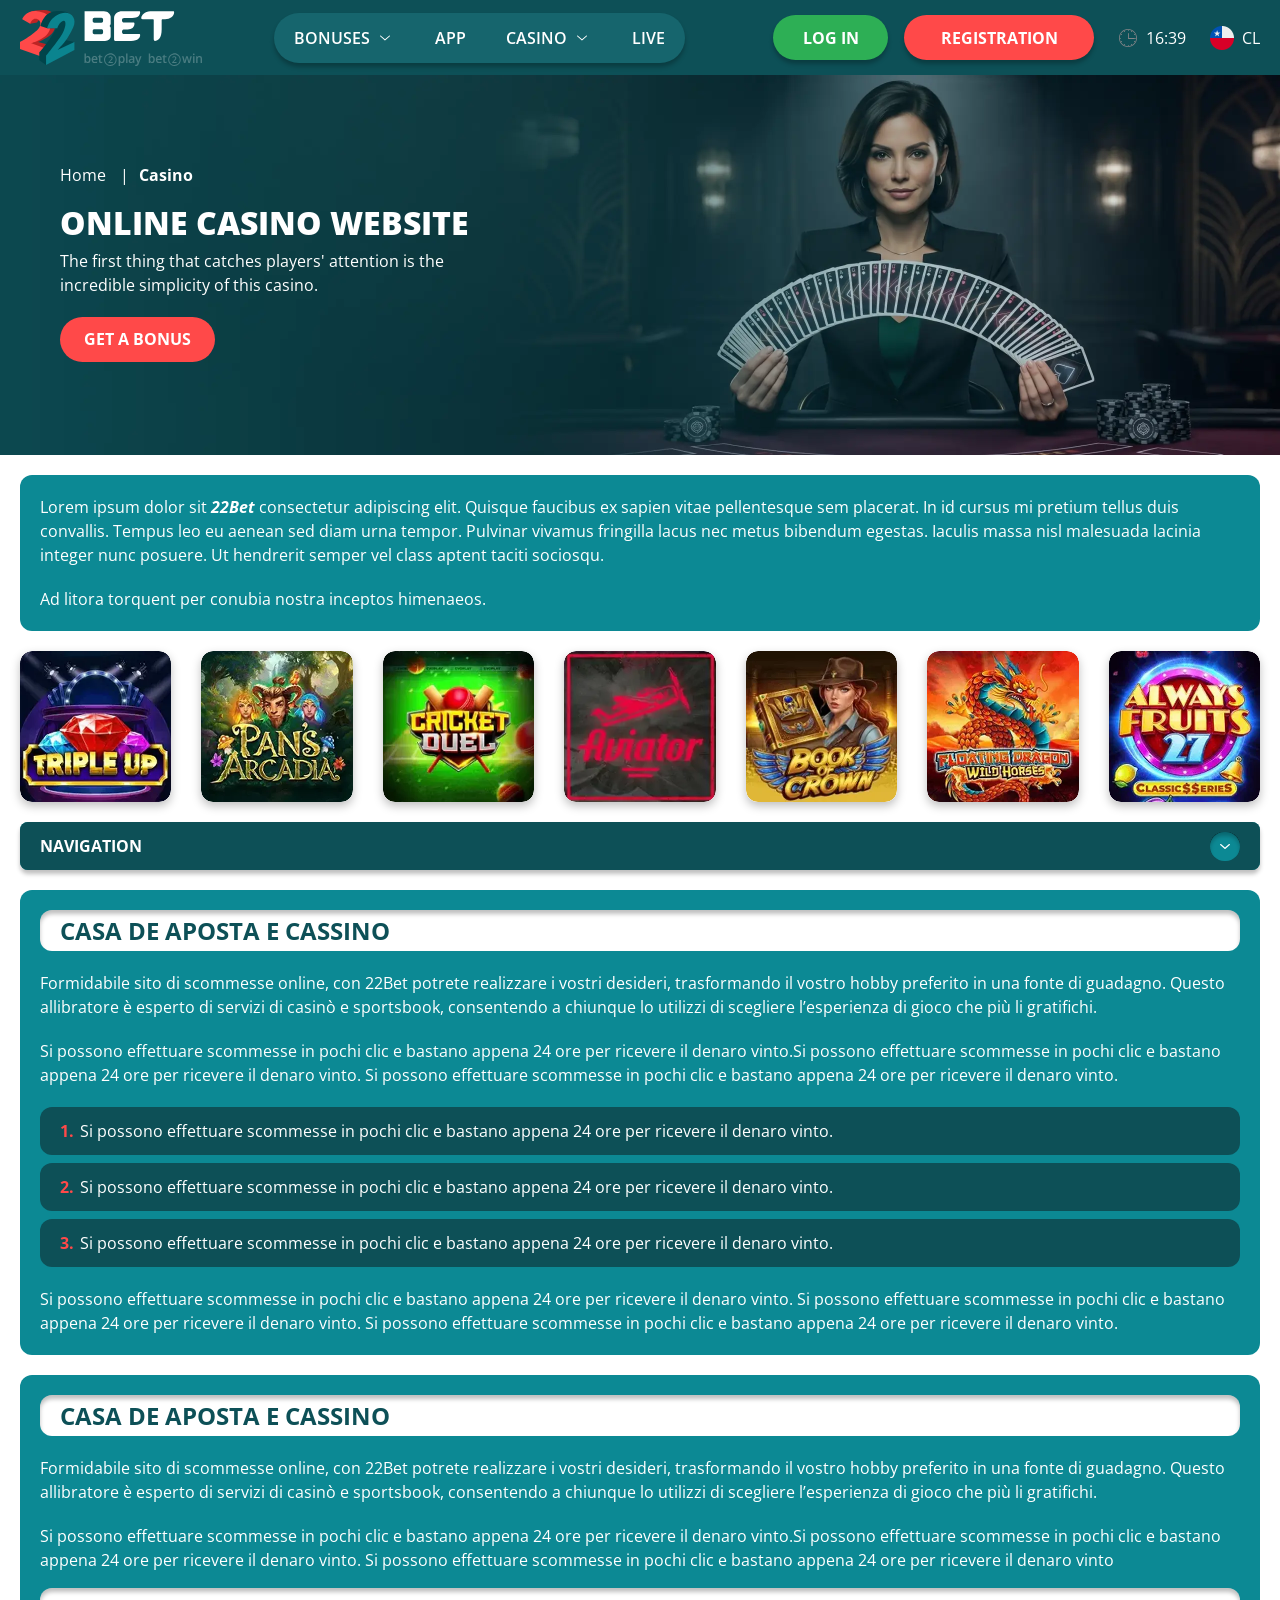
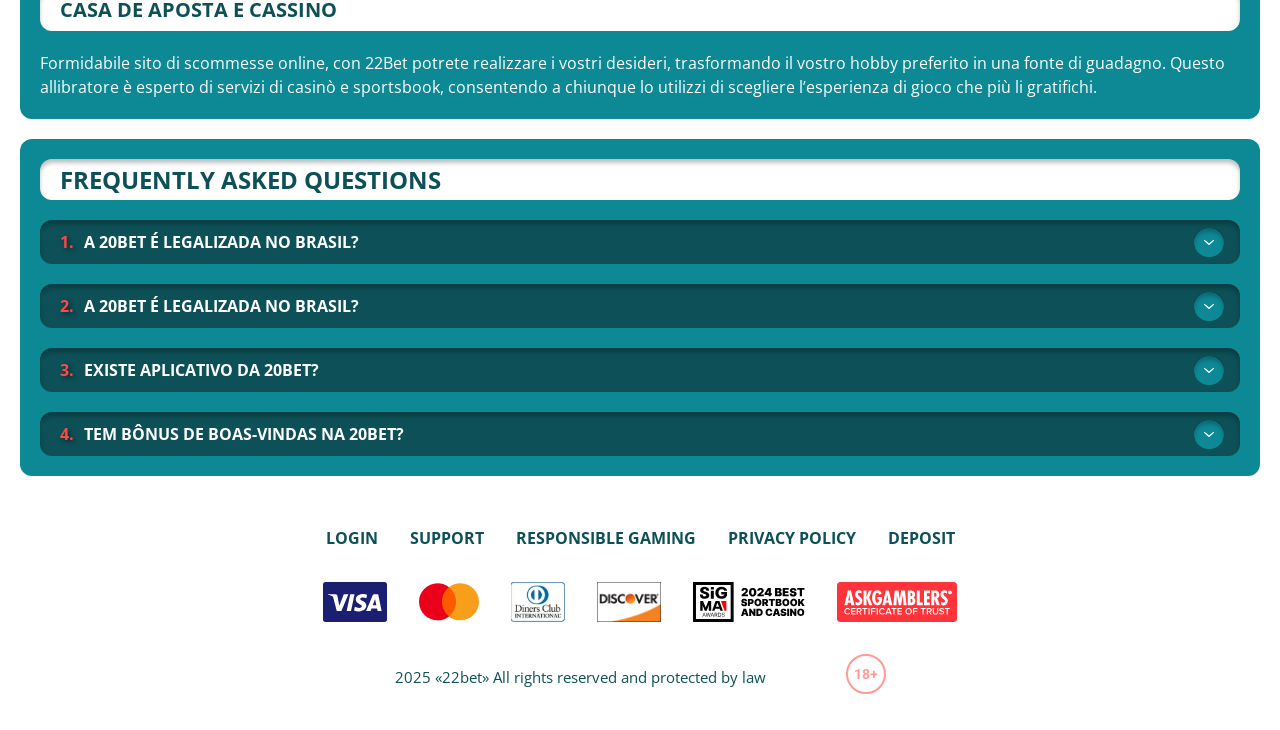
<file: casino.html>
<!DOCTYPE html>
<html lang="cl">
  <head>
    <meta charset="UTF-8" />
   
    <meta name="viewport" content="width=device-width, initial-scale=1.0" />
    <title>22Bet </title>
    <meta name="description" content />
    <meta property="og:site_name" content />
    <meta property="og:title" content />
    <meta property="og:type" content="website" />
    <meta property="og:url" content />
    <meta property="og:image" content />
    <meta property="og:image:alt" content />
    <meta property="og:locale" content="cl" />
    <meta property="og:description" content />
    <link rel="preconnect" href="https://fonts.googleapis.com" />
    <link rel="preconnect" href="https://fonts.gstatic.com" crossorigin="anonymous" />
   <link href="https://fonts.googleapis.com/css2?family=Open+Sans:ital,wght@0,300..800;1,300..800&display=swap" rel="stylesheet">
<link href="https://fonts.googleapis.com/css?family=Roboto+Condensed&display=swap" rel="stylesheet">

   <link rel="stylesheet" href="./css/reset.css" />
    <link rel="stylesheet" href="./css/main.css" />
    <link rel="stylesheet" href="./css/media.css"/>
    <link rel="icon" href="./images/Group.png" type="image/x-icon"/>
    <script
    src="https://code.jquery.com/jquery-3.6.1.min.js"
    integrity="sha256-o88AwQnZB+VDvE9tvIXrMQaPlFFSUTR+nldQm1LuPXQ="
    crossorigin="anonymous"
  ></script>
  </head>
  <body>
    <header class="header">
      <section class="content header__content">
        <a href="./index.html" class="logo header__logo"
          ><img src="./images/logo.svg" alt="logo" title
        /></a>
        <button class="header__btn-menu" >
          <svg width="16px" height="16px" viewBox="0 0 16 16" xmlns="http://www.w3.org/2000/svg">
              <rect y="0" width="16" height="3" rx="1.5"></rect>
              <rect y="6.5" width="16" height="3" rx="1.5"></rect>
              <rect y="13" width="16" height="3" rx="1.5"></rect>
            </svg>
        </button>

          <nav class="menu header__menu">
            <ul class="header__menu-list">
                
              <li class="">
              <div class="header__menu-wrapper">
                <div class="js-button-expander js-button-expander--menu" >
                <a href="./bonus.html" >
                <span>Bonuses</span>
              </a>
              </div>
              <div class="header__menu-wrap js-expand-content js-expand-content--menu">
                <ul >
                  <li>
                    <a href="./freeSpins.html">
                    <span>Free Spins</span>
                  </a></li>
                  <li><a href="./promoCode.html">
                    <span>Promo Code</span>
                  </a>
                </li>
                  <li><a href="./welcomeBonus.html">
                    <span>Welcome Bonus</span>
                  </a>
                </li>
                <li><a href="./vip.html">
                    <span>VIP</span>
                  </a>
                </li>
                </ul>
              </div>
              </div>
               <a href="./bonus.html" class="header__menu-item">
                <span>Bonuses</span>
              </a>
            </li>
              <li>
                <a href="./app.html">
                 App
                </a>
              </li>
              
              <li class="">
              <div class="header__menu-wrapper">
                <div class="js-button-expander js-button-expander--menu" >
                <a href="./casino.html" >
                <span> Casino</span>
              </a>
              </div>
              <div class="header__menu-wrap js-expand-content js-expand-content--menu">
                <ul >
                  <li>
                    <a href="./slots.html">
                    <span>Slots</span>
                  </a></li>
                 
                </ul>
              </div>
              </div>
               <a href="./bonus.html" class="header__menu-item">
                <span>Casino</span>
              </a>
            </li>
               <li>
                <a href="./live.html">
               Live
                </a>
              </li>
              <li>
                    <a href="./freeSpins.html">
                    <span>Free Spins</span>
                  </a></li>
                  <li><a href="./promoCode.html">
                    <span>Promo Code</span>
                  </a>
                </li>
                  <li><a href="./welcomeBonus.html">
                    <span>Welcome Bonus</span>
                  </a>
                </li>
                <li><a href="./vip.html">
                    <span>VIP</span>
                  </a>
                </li>
             <li>
                    <a href="./slots.html">
                    <span>Slots</span>
                  </a></li>
             
             
            </ul>
            <div class="header__button header__button-menu " >
              <a href="#" class="button  button__login-menu">log in</a>
              <a href="#" class="button button__menu">registration</a>
            </div>
           
          </nav>
            <a href="#" class="button button__login">log in</a>
            <a href="#" class="button button__singup">registration</a>
            <div id="clock" class="header__time">00:00</div>
            <a href="#" class="header__flag">
                <span><img src="./images/flag.png" alt="flag" title /></span>
                <span>cl</span>
              </a>
      </section>
    </header>
     <main class="main home main-page">
        <section class=" hero hero__page">
           
            <div class="background background-page">
              <img src="./images/casino/bg-casino.webp" alt="hero" title />
              
            </div>
            <div class="hero__wrapper hero__wrapper-page">
              <div class="hero__data hero__data-bonus">
                <ul
                class="breadcrumbs "
                
              >
                <li
                  
                >
                  <a href="/" >
                    <span >Home</span></a
                  >
                 
                </li>
                <li
                  
                >
                  <a href="#" > <span >Casino</span></a>
                 
                </li>
              </ul>
                <h1 class="title general hero__title">
                  Online Casino Website
                </h1>
                 <p class="hero__text">The first thing that catches players' attention is the incredible simplicity of this casino.</p>
               
                <a href="#" class="button  hero__button ">Get a Bonus</a>
               
              </div>
             
            </div>
          </section>
      <section class="main__wrap main__wrap-page">
       
       <section class="content__wrapper content__wrapper-page">

         
        
       
          <section class="content article">
            <p>
             Lorem ipsum dolor sit <a href="#">22Bet</a> consectetur adipiscing elit. Quisque faucibus ex sapien vitae pellentesque sem placerat. In id cursus mi pretium tellus duis convallis. Tempus leo eu aenean sed diam urna tempor. Pulvinar vivamus fringilla lacus nec metus bibendum egestas. Iaculis massa nisl malesuada lacinia integer nunc posuere. Ut hendrerit semper vel class aptent taciti sociosqu.
            </p>
            <p>
             Ad litora torquent per conubia nostra inceptos himenaeos.
            </p>
          </section>
               <section class="content casino">
           
              <ul class="casino__list ">
                <li class="casino__item">
                    <a href="#">
                      <div class="casino__wrapper">
                      <img class="casino__img" src="./images/casino/card-casino1.webp" alt="" title>
                    <div class="casino__hover casino__hover-live">
                        
                        <div class="casino-box">
                            
                        <span href="#" class="button  casino__buttons"><img src="./images/card-button.svg" alt="" title></span>
                        </div>
                    </div>
                    </div>
                    
                    </a>
                </li>
                <li class="casino__item">
                  <a href="#">
                      <div class="casino__wrapper">
                      <img class="casino__img" src="./images/casino/card-casino2.webp" alt="" title>
                    <div class="casino__hover casino__hover-live">
                        
                        <div class="casino-box">
                            
                        <span href="#" class="button  casino__buttons"><img src="./images/card-button.svg" alt="" title></span>
                        </div>
                    </div>
                    </div>
                    
                    </a>
              </li>
              <li class="casino__item">
                <a href="#">
                      <div class="casino__wrapper">
                      <img class="casino__img" src="./images/casino/card-casino3.webp" alt="" title>
                    <div class="casino__hover casino__hover-live">
                        
                        <div class="casino-box">
                            
                        <span href="#" class="button  casino__buttons"><img src="./images/card-button.svg" alt="" title></span>
                        </div>
                    </div>
                    </div>
                    
                    </a>
            </li>
             <li class="casino__item">
               <a href="#">
                      <div class="casino__wrapper">
                      <img class="casino__img" src="./images/casino/card-casino4.webp" alt="" title>
                    <div class="casino__hover casino__hover-live">
                        
                        <div class="casino-box">
                            
                        <span href="#" class="button  casino__buttons"><img src="./images/card-button.svg" alt="" title></span>
                        </div>
                    </div>
                    </div>
                    
                    </a>
            </li>
             <li class="casino__item">
                 <a href="#">
                      <div class="casino__wrapper">
                      <img class="casino__img" src="./images/casino/card-casino5.webp" alt="" title>
                    <div class="casino__hover casino__hover-live">
                        
                        <div class="casino-box">
                            
                        <span href="#" class="button  casino__buttons"><img src="./images/card-button.svg" alt="" title></span>
                        </div>
                    </div>
                    </div>
                    
                    </a>
            </li>
             <li class="casino__item">
                 <a href="#">
                      <div class="casino__wrapper">
                      <img class="casino__img" src="./images/casino/card-casino6.webp" alt="" title>
                    <div class="casino__hover casino__hover-live">
                        
                        <div class="casino-box">
                            
                        <span href="#" class="button  casino__buttons"><img src="./images/card-button.svg" alt="" title></span>
                        </div>
                    </div>
                    </div>
                    
                    </a>
            </li>
             <li class="casino__item">
                <a href="#">
                      <div class="casino__wrapper">
                      <img class="casino__img" src="./images/casino/card-casino7.webp" alt="" title>
                    <div class="casino__hover casino__hover-live">
                        
                        <div class="casino-box">
                            
                        <span href="#" class="button  casino__buttons"><img src="./images/card-button.svg" alt="" title></span>
                        </div>
                    </div>
                    </div>
                    
                    </a>
            </li>
             
             
             
             
    
      

              </ul>
         </section>
             
        
        
       <section class="content menu-review__content">
              

            
                <div class="menu__review-desk menu__review-content">Navigation</div>
                <ul class="menu__review menu__review-list">
                  <li><a href="#">Lorem ipsum dolor sit</a></li>
                    <li><a href="#">Amet consectetur adipiscing</a></li>
                      <li><a href="#">Quisque faucibus ex sapien vitae</a></li>
                        <li><a href="#">Ut hendrerit sempero</a></li>
                          <li><a href="#">Pulvinar vivamus fringilla</a></li>
                           <li><a href="#">Ad litora torquent per conubia</a></li>
                         
                          
                </ul>
             
          
          </section>
          
        
          <section class="content article">
            <h2 class="title high article__title">Casa de Aposta e Cassino</h2>
             
            <p>
             Formidabile sito di scommesse online, con 22Bet potrete realizzare i vostri desideri, trasformando il vostro hobby preferito in una fonte di guadagno. Questo allibratore è esperto di servizi di casinò e sportsbook, consentendo a chiunque lo utilizzi di scegliere l’esperienza di gioco che più li gratifichi.
            </p>
            <p>
             Si possono effettuare scommesse in pochi clic e bastano appena 24 ore per ricevere il denaro vinto.Si possono effettuare scommesse in pochi clic e bastano appena 24 ore per ricevere il denaro vinto. Si possono effettuare scommesse in pochi clic e bastano appena 24 ore per ricevere il denaro vinto.
            </p>
           <ol>
              <li>Si possono effettuare scommesse in pochi clic e bastano appena 24 ore per ricevere il denaro vinto.</li>
              <li>Si possono effettuare scommesse in pochi clic e bastano appena 24 ore per ricevere il denaro vinto.</li>
              <li>Si possono effettuare scommesse in pochi clic e bastano appena 24 ore per ricevere il denaro vinto.</li>
            </ol>
            <p>Si possono effettuare scommesse in pochi clic e bastano appena 24 ore per ricevere il denaro vinto. Si possono effettuare scommesse in pochi clic e bastano appena 24 ore per ricevere il denaro vinto. Si possono effettuare scommesse in pochi clic e bastano appena 24 ore per ricevere il denaro vinto.</p>
          </section>
         
         
           <section class="content article">
            <h2 class="title high article__title">Casa de Aposta e Cassino</h2>
            <p>Formidabile sito di scommesse online, con 22Bet potrete realizzare i vostri desideri, trasformando il vostro hobby preferito in una fonte di guadagno. Questo allibratore è esperto di servizi di casinò e sportsbook, consentendo a chiunque lo utilizzi di scegliere l’esperienza di gioco che più li gratifichi.</p>
            <p>Si possono effettuare scommesse in pochi clic e bastano appena 24 ore per ricevere il denaro vinto.Si possono effettuare scommesse in pochi clic e bastano appena 24 ore per ricevere il denaro vinto. Si possono effettuare scommesse in pochi clic e bastano appena 24 ore per ricevere il denaro vinto</p>
            <h3>Casa de Aposta e Cassino</h3>
            <p>Formidabile sito di scommesse online, con 22Bet potrete realizzare i vostri desideri, trasformando il vostro hobby preferito in una fonte di guadagno. Questo allibratore è esperto di servizi di casinò e sportsbook, consentendo a chiunque lo utilizzi di scegliere l’esperienza di gioco che più li gratifichi.</p>
           </section>

          <section class="content faq">
            <h2 class="title high faq__title">Frequently Asked Questions</h2>
            <ul class="faq__list " >
              <li class="faq__item"  >
                <h3 class="title medium faq__subtitle js-button-expander js-button-expander--faq"  >A 20Bet é legalizada no Brasil?
                 </h3>
                <div  class="faq__answer js-expand-content js-expand-content--faq" >
                  <p  >
                    Sim, a casa de apostas tem licença emitida por Curaçao, que é reconhecida no Brasil e a permite atuar por aqui.
                  </p>
                </div>
              </li>
              <li class="faq__item"  >
                <h3 class="title medium faq__subtitle js-button-expander js-button-expander--faq"  >A 20Bet é legalizada no Brasil?</h3>
                <div class="faq__answer js-expand-content js-expand-content--faq" >
                  <p  >
                    Sim, a casa de apostas tem licença emitida por Curaçao, que é reconhecida no Brasil e a permite atuar por aqui.
                  </p>
                </div>
              </li> 
              <li class="faq__item"  >
                <h3 class="title medium faq__subtitle js-button-expander js-button-expander--faq"  >Existe aplicativo da 20Bet?</h3>
                <div class="faq__answer js-expand-content js-expand-content--faq" >
                  <p  >
                   Sim, disponível para sistemas operacionais iOS e Android.
                  </p>
                </div>
              </li> 
              <li class="faq__item"  >
                <h3 class="title medium faq__subtitle js-button-expander js-button-expander--faq"  >Tem bônus de boas-vindas na 20Bet?</h3>
                <div class="faq__answer js-expand-content js-expand-content--faq" >
                  <p  >
                   O pacote especial para novos usuários da 20Bet paga 100% sobre o primeiro depósito, com limite de 600 BRL.
                  </p>
                </div>
              </li> 
             
            </ul>
          </section>
          
        </section> 
      
        <div class=""  onclick="scrollToTop()">
          <button class="main__arrow" id="scrollToTopBtn"></button>
        </div> 
        
      </section>
    </main> 
       <footer class=" footer ">
      <section class="content footer__content">
        <ul class="footer__menu">
         <li><a href="./login.html">Login</a></li>
         <li><a href="./support.html">Support</a></li>
         <li><a href="./responsible.html">Responsible Gaming</a></li>
         <li><a href="./policy.html">Privacy Policy</a></li>
         <li><a href="./deposit.html">Deposit</a></li>
        </ul>
       
          <ul class="footer__cards-list">
           
            <li>
              <a href="#"
                ><img src="./images/visa.svg" alt="cardvisa" title
              /></a>
            </li>
            <li>
              <a href="#"
                ><img
                  src="./images/mastercard.svg"
                  alt="mastercard"
                  title
              /></a>
            </li>
            <li>
                <a href="#"
                  ><img src="./images/diners.svg" alt="diners" title
                /></a>
              </li>
              <li>
                <a href="#"
                  ><img src="./images/discover.svg" alt="discover" title
                /></a>
              </li>
              <li>
                <a href="#"
                  ><img src="./images/sigma.svg" alt="sigma" title
                /></a>
              </li>
              <li>
                <a href="#"
                  ><img src="./images/ask.svg" alt="ask" title
                /></a>
              </li>
            
          </ul>
       
        <div class="footer__wrapp">
          <div class="footer__text">
           
            <p>2025 «22bet» All rights reserved and protected by law

</p>
           
          </div>
          <div class="footer__age">
            <img src="./images/age.svg" alt="age" title />
          </div>
        </div>
      
      </section>
    </footer>
    <script src="./js/arrowUp.js" defer></script>
    <script src="./js/sidebar.js" defer></script>
    <script src="./js/expander.js" defer></script>
    <script src="./js/mobile-menu.js" defer></script>
    <script src="./js/clock.js" defer></script>
  </body>
</html>
</file>
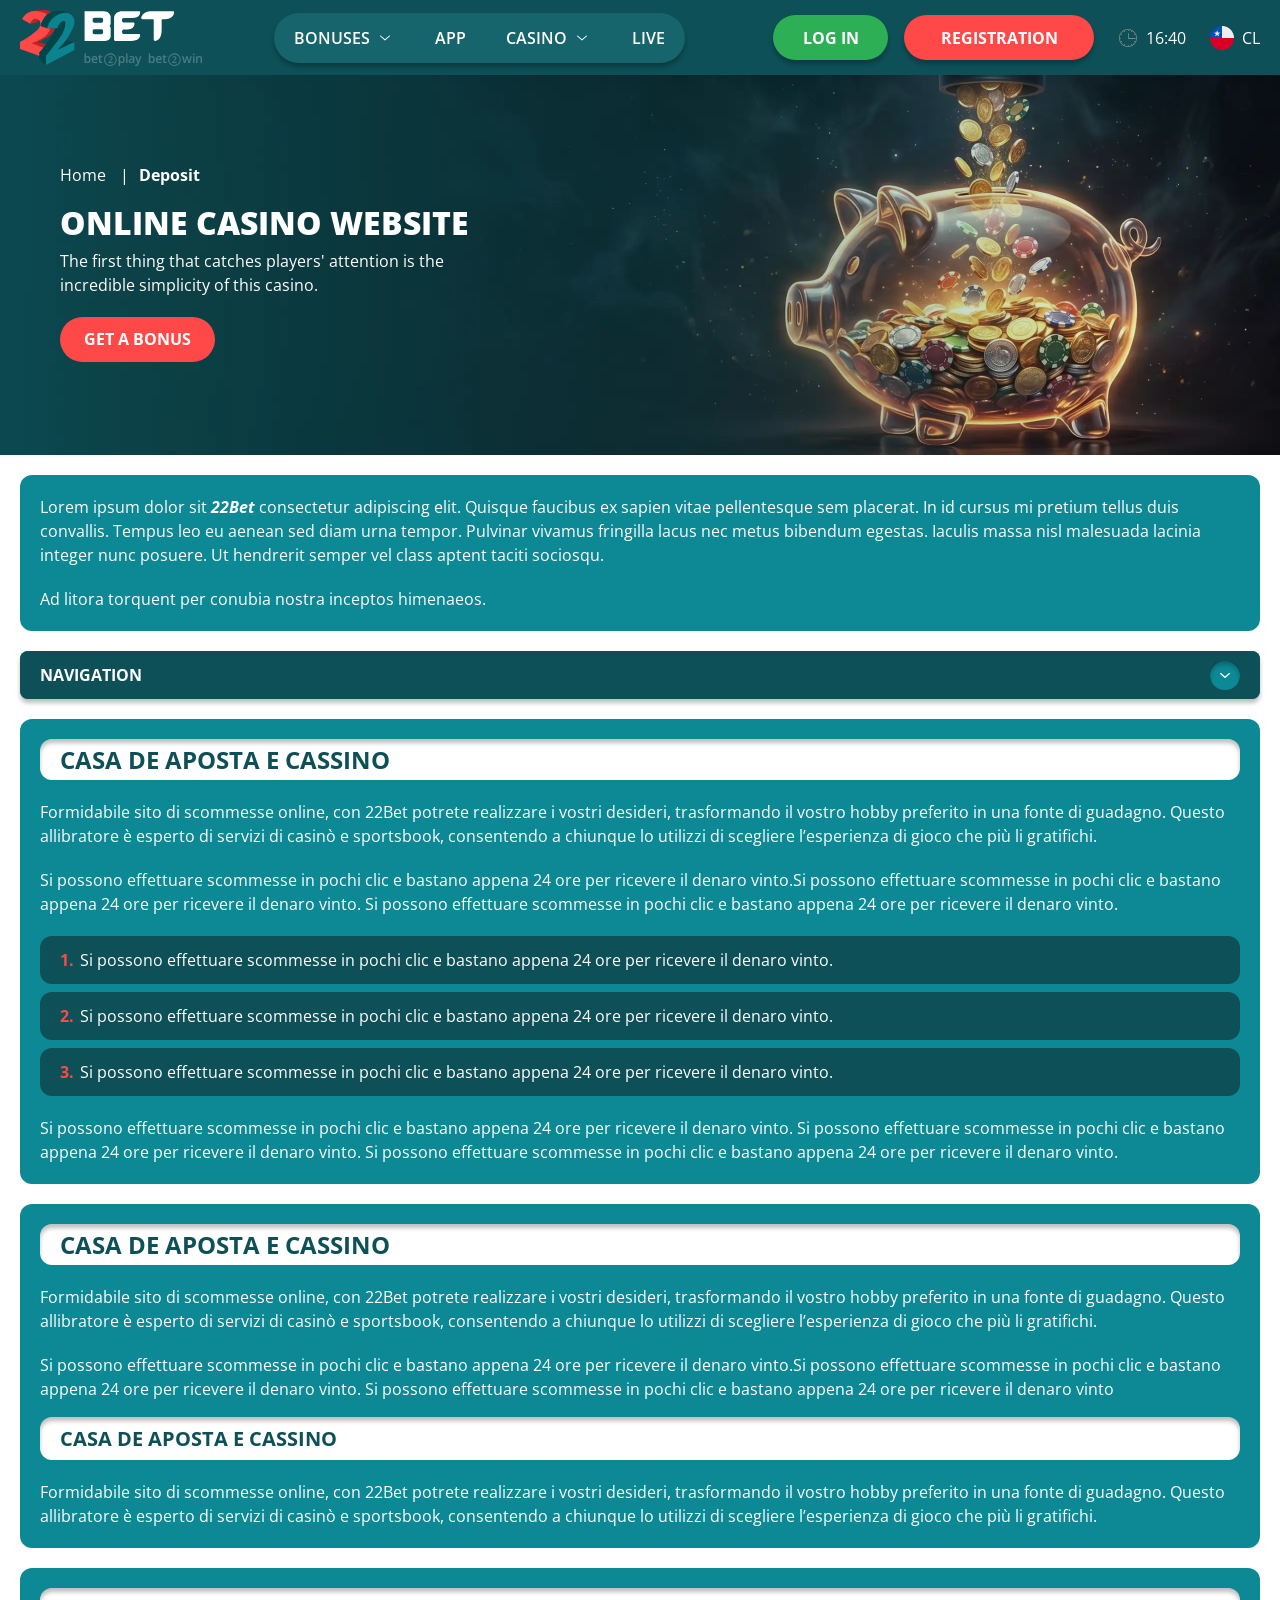
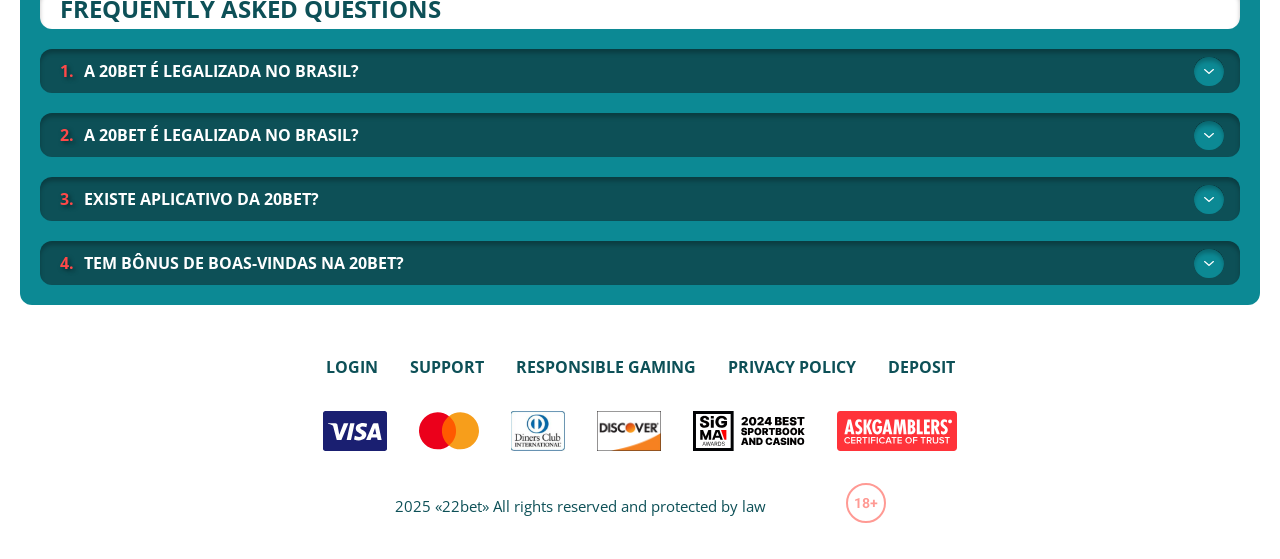
<file: deposit.html>
<!DOCTYPE html>
<html lang="cl">
  <head>
    <meta charset="UTF-8" />
   
    <meta name="viewport" content="width=device-width, initial-scale=1.0" />
    <title>22Bet </title>
    <meta name="description" content />
    <meta property="og:site_name" content />
    <meta property="og:title" content />
    <meta property="og:type" content="website" />
    <meta property="og:url" content />
    <meta property="og:image" content />
    <meta property="og:image:alt" content />
    <meta property="og:locale" content="cl" />
    <meta property="og:description" content />
    <link rel="preconnect" href="https://fonts.googleapis.com" />
    <link rel="preconnect" href="https://fonts.gstatic.com" crossorigin="anonymous" />
   <link href="https://fonts.googleapis.com/css2?family=Open+Sans:ital,wght@0,300..800;1,300..800&display=swap" rel="stylesheet">
<link href="https://fonts.googleapis.com/css?family=Roboto+Condensed&display=swap" rel="stylesheet">

   <link rel="stylesheet" href="./css/reset.css" />
    <link rel="stylesheet" href="./css/main.css" />
    <link rel="stylesheet" href="./css/media.css"/>
    <link rel="icon" href="./images/Group.png" type="image/x-icon"/>
    <script
    src="https://code.jquery.com/jquery-3.6.1.min.js"
    integrity="sha256-o88AwQnZB+VDvE9tvIXrMQaPlFFSUTR+nldQm1LuPXQ="
    crossorigin="anonymous"
  ></script>
  </head>
  <body>
    <header class="header">
      <section class="content header__content">
        <a href="./index.html" class="logo header__logo"
          ><img src="./images/logo.svg" alt="logo" title
        /></a>
        <button class="header__btn-menu" >
          <svg width="16px" height="16px" viewBox="0 0 16 16" xmlns="http://www.w3.org/2000/svg">
              <rect y="0" width="16" height="3" rx="1.5"></rect>
              <rect y="6.5" width="16" height="3" rx="1.5"></rect>
              <rect y="13" width="16" height="3" rx="1.5"></rect>
            </svg>
        </button>

          <nav class="menu header__menu">
            <ul class="header__menu-list">
                
              <li class="">
              <div class="header__menu-wrapper">
                <div class="js-button-expander js-button-expander--menu" >
                <a href="./bonus.html" >
                <span>Bonuses</span>
              </a>
              </div>
              <div class="header__menu-wrap js-expand-content js-expand-content--menu">
                <ul >
                  <li>
                    <a href="./freeSpins.html">
                    <span>Free Spins</span>
                  </a></li>
                  <li><a href="./promoCode.html">
                    <span>Promo Code</span>
                  </a>
                </li>
                  <li><a href="./welcomeBonus.html">
                    <span>Welcome Bonus</span>
                  </a>
                </li>
                <li><a href="./vip.html">
                    <span>VIP</span>
                  </a>
                </li>
                </ul>
              </div>
              </div>
               <a href="./bonus.html" class="header__menu-item">
                <span>Bonuses</span>
              </a>
            </li>
              <li>
                <a href="./app.html">
                 App
                </a>
              </li>
              
              <li class="">
              <div class="header__menu-wrapper">
                <div class="js-button-expander js-button-expander--menu" >
                <a href="./casino.html" >
                <span> Casino</span>
              </a>
              </div>
              <div class="header__menu-wrap js-expand-content js-expand-content--menu">
                <ul >
                  <li>
                    <a href="./slots.html">
                    <span>Slots</span>
                  </a></li>
                 
                </ul>
              </div>
              </div>
               <a href="./casino.html" class="header__menu-item">
                <span>Casino</span>
              </a>
            </li>
               <li>
                <a href="./live.html">
               Live
                </a>
              </li>
              <li>
                    <a href="./freeSpins.html">
                    <span>Free Spins</span>
                  </a></li>
                  <li><a href="./promoCode.html">
                    <span>Promo Code</span>
                  </a>
                </li>
                  <li><a href="./welcomeBonus.html">
                    <span>Welcome Bonus</span>
                  </a>
                </li>
                <li><a href="./vip.html">
                    <span>VIP</span>
                  </a>
                </li>
             <li>
                    <a href="./slots.html">
                    <span>Slots</span>
                  </a></li>
             
             
            </ul>
            <div class="header__button header__button-menu " >
              <a href="#" class="button  button__login-menu">log in</a>
              <a href="#" class="button button__menu">registration</a>
            </div>
           
          </nav>
            <a href="#" class="button button__login">log in</a>
            <a href="#" class="button button__singup">registration</a>
            <div id="clock" class="header__time">00:00</div>
            <a href="#" class="header__flag">
                <span><img src="./images/flag.png" alt="flag" title /></span>
                <span>cl</span>
              </a>
      </section>
    </header>
     <main class="main home main-page">
        <section class=" hero hero__page">
           
            <div class="background ">
              <img src="./images/layout-images/bg-deposit.webp" alt="hero" title />
              
            </div>
            <div class="hero__wrapper hero__wrapper-page">
              <div class="hero__data hero__data-bonus">
                <ul
                class="breadcrumbs "
                
              >
                <li
                  
                >
                  <a href="/" >
                    <span >Home</span></a
                  >
                 
                </li>
                <li
                  
                >
                  <a href="#" > <span >Deposit</span></a>
                 
                </li>
              </ul>
                <h1 class="title general hero__title">
                  Online Casino Website
                </h1>
                 <p class="hero__text">The first thing that catches players' attention is the incredible simplicity of this casino.</p>
               
                <a href="#" class="button  hero__button ">Get a Bonus</a>
               
              </div>
             
            </div>
          </section>
      <section class="main__wrap main__wrap-page">
       
       <section class="content__wrapper content__wrapper-page">

         
        
       
          <section class="content article">
            <p>
             Lorem ipsum dolor sit <a href="#">22Bet</a> consectetur adipiscing elit. Quisque faucibus ex sapien vitae pellentesque sem placerat. In id cursus mi pretium tellus duis convallis. Tempus leo eu aenean sed diam urna tempor. Pulvinar vivamus fringilla lacus nec metus bibendum egestas. Iaculis massa nisl malesuada lacinia integer nunc posuere. Ut hendrerit semper vel class aptent taciti sociosqu.
            </p>
            <p>
             Ad litora torquent per conubia nostra inceptos himenaeos.
            </p>
          </section>
         
               <section class="content menu-review__content">
              

            
                <div class="menu__review-desk menu__review-content">Navigation</div>
                <ul class="menu__review menu__review-list">
                  <li><a href="#">Lorem ipsum dolor sit</a></li>
                    <li><a href="#">Amet consectetur adipiscing</a></li>
                      <li><a href="#">Quisque faucibus ex sapien vitae</a></li>
                        <li><a href="#">Ut hendrerit sempero</a></li>
                          <li><a href="#">Pulvinar vivamus fringilla</a></li>
                           <li><a href="#">Ad litora torquent per conubia</a></li>
                         
                          
                </ul>
             
          
          </section>
          
        
          <section class="content article">
            <h2 class="title high article__title">Casa de Aposta e Cassino</h2>
             
            <p>
             Formidabile sito di scommesse online, con 22Bet potrete realizzare i vostri desideri, trasformando il vostro hobby preferito in una fonte di guadagno. Questo allibratore è esperto di servizi di casinò e sportsbook, consentendo a chiunque lo utilizzi di scegliere l’esperienza di gioco che più li gratifichi.
            </p>
            <p>
             Si possono effettuare scommesse in pochi clic e bastano appena 24 ore per ricevere il denaro vinto.Si possono effettuare scommesse in pochi clic e bastano appena 24 ore per ricevere il denaro vinto. Si possono effettuare scommesse in pochi clic e bastano appena 24 ore per ricevere il denaro vinto.
            </p>
           <ol>
              <li>Si possono effettuare scommesse in pochi clic e bastano appena 24 ore per ricevere il denaro vinto.</li>
              <li>Si possono effettuare scommesse in pochi clic e bastano appena 24 ore per ricevere il denaro vinto.</li>
              <li>Si possono effettuare scommesse in pochi clic e bastano appena 24 ore per ricevere il denaro vinto.</li>
            </ol>
            <p>Si possono effettuare scommesse in pochi clic e bastano appena 24 ore per ricevere il denaro vinto. Si possono effettuare scommesse in pochi clic e bastano appena 24 ore per ricevere il denaro vinto. Si possono effettuare scommesse in pochi clic e bastano appena 24 ore per ricevere il denaro vinto.</p>
          </section>
         
         
           <section class="content article">
            <h2 class="title high article__title">Casa de Aposta e Cassino</h2>
            <p>Formidabile sito di scommesse online, con 22Bet potrete realizzare i vostri desideri, trasformando il vostro hobby preferito in una fonte di guadagno. Questo allibratore è esperto di servizi di casinò e sportsbook, consentendo a chiunque lo utilizzi di scegliere l’esperienza di gioco che più li gratifichi.</p>
            <p>Si possono effettuare scommesse in pochi clic e bastano appena 24 ore per ricevere il denaro vinto.Si possono effettuare scommesse in pochi clic e bastano appena 24 ore per ricevere il denaro vinto. Si possono effettuare scommesse in pochi clic e bastano appena 24 ore per ricevere il denaro vinto</p>
            <h3>Casa de Aposta e Cassino</h3>
            <p>Formidabile sito di scommesse online, con 22Bet potrete realizzare i vostri desideri, trasformando il vostro hobby preferito in una fonte di guadagno. Questo allibratore è esperto di servizi di casinò e sportsbook, consentendo a chiunque lo utilizzi di scegliere l’esperienza di gioco che più li gratifichi.</p>
           </section>

          <section class="content faq">
            <h2 class="title high faq__title">Frequently Asked Questions</h2>
            <ul class="faq__list " >
              <li class="faq__item"  >
                <h3 class="title medium faq__subtitle js-button-expander js-button-expander--faq"  >A 20Bet é legalizada no Brasil?
                 </h3>
                <div  class="faq__answer js-expand-content js-expand-content--faq" >
                  <p  >
                    Sim, a casa de apostas tem licença emitida por Curaçao, que é reconhecida no Brasil e a permite atuar por aqui.
                  </p>
                </div>
              </li>
              <li class="faq__item"  >
                <h3 class="title medium faq__subtitle js-button-expander js-button-expander--faq"  >A 20Bet é legalizada no Brasil?</h3>
                <div class="faq__answer js-expand-content js-expand-content--faq" >
                  <p  >
                    Sim, a casa de apostas tem licença emitida por Curaçao, que é reconhecida no Brasil e a permite atuar por aqui.
                  </p>
                </div>
              </li> 
              <li class="faq__item"  >
                <h3 class="title medium faq__subtitle js-button-expander js-button-expander--faq"  >Existe aplicativo da 20Bet?</h3>
                <div class="faq__answer js-expand-content js-expand-content--faq" >
                  <p  >
                   Sim, disponível para sistemas operacionais iOS e Android.
                  </p>
                </div>
              </li> 
              <li class="faq__item"  >
                <h3 class="title medium faq__subtitle js-button-expander js-button-expander--faq"  >Tem bônus de boas-vindas na 20Bet?</h3>
                <div class="faq__answer js-expand-content js-expand-content--faq" >
                  <p  >
                   O pacote especial para novos usuários da 20Bet paga 100% sobre o primeiro depósito, com limite de 600 BRL.
                  </p>
                </div>
              </li> 
             
            </ul>
          </section>
          
        </section> 
      
        <div class=""  onclick="scrollToTop()">
          <button class="main__arrow" id="scrollToTopBtn"></button>
        </div> 
        
      </section>
    </main> 
   <footer class=" footer ">
      <section class="content footer__content">
        <ul class="footer__menu">
         <li><a href="./login.html">Login</a></li>
         <li><a href="./support.html">Support</a></li>
         <li><a href="./responsible.html">Responsible Gaming</a></li>
         <li><a href="./policy.html">Privacy Policy</a></li>
         <li><a href="./deposit.html">Deposit</a></li>
        </ul>
       
          <ul class="footer__cards-list">
           
            <li>
              <a href="#"
                ><img src="./images/visa.svg" alt="cardvisa" title
              /></a>
            </li>
            <li>
              <a href="#"
                ><img
                  src="./images/mastercard.svg"
                  alt="mastercard"
                  title
              /></a>
            </li>
            <li>
                <a href="#"
                  ><img src="./images/diners.svg" alt="diners" title
                /></a>
              </li>
              <li>
                <a href="#"
                  ><img src="./images/discover.svg" alt="discover" title
                /></a>
              </li>
              <li>
                <a href="#"
                  ><img src="./images/sigma.svg" alt="sigma" title
                /></a>
              </li>
              <li>
                <a href="#"
                  ><img src="./images/ask.svg" alt="ask" title
                /></a>
              </li>
            
          </ul>
       
        <div class="footer__wrapp">
          <div class="footer__text">
           
            <p>2025 «22bet» All rights reserved and protected by law
</p>
           
          </div>
          <div class="footer__age">
            <img src="./images/age.svg" alt="age" title />
          </div>
        </div>
      
      </section>
    </footer>
    <script src="./js/arrowUp.js" defer></script>
    <script src="./js/sidebar.js" defer></script>
    <script src="./js/expander.js" defer></script>
    <script src="./js/mobile-menu.js" defer></script>
    <script src="./js/clock.js" defer></script>
  </body>
</html>
</file>
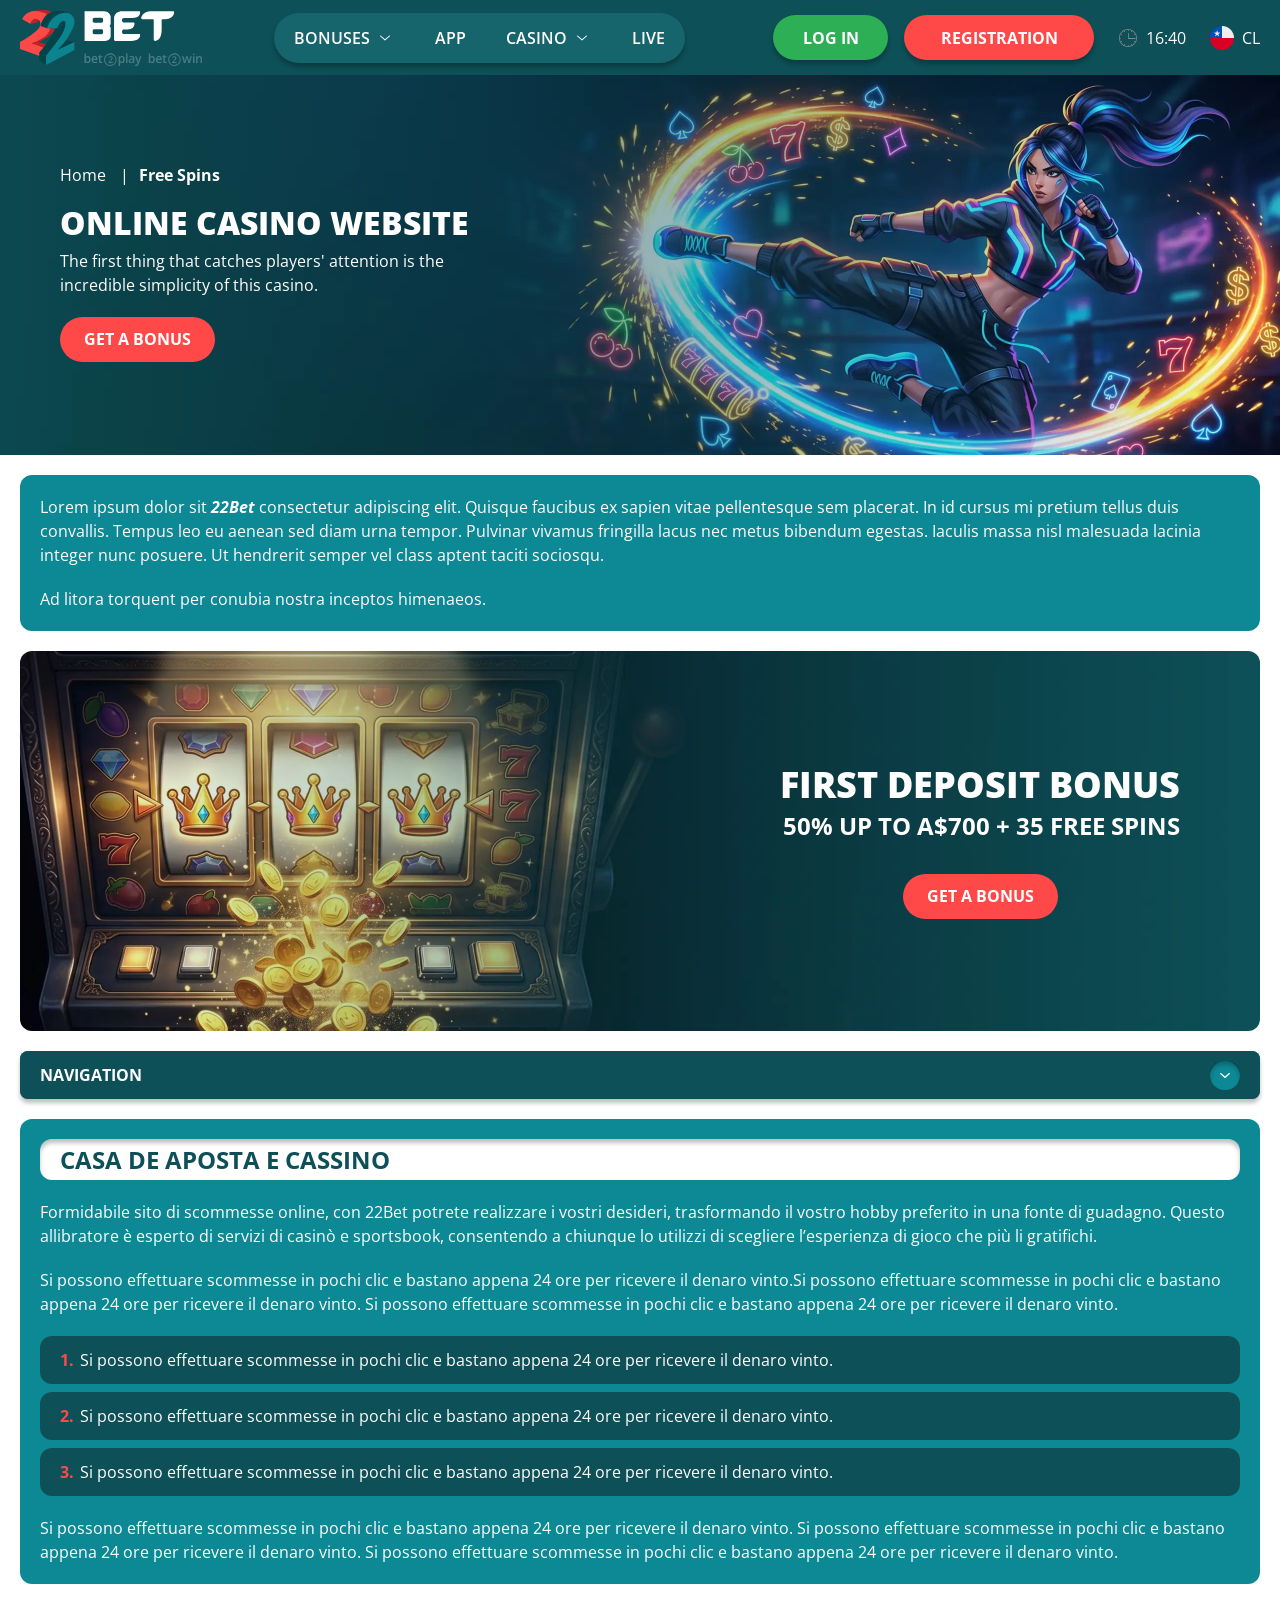
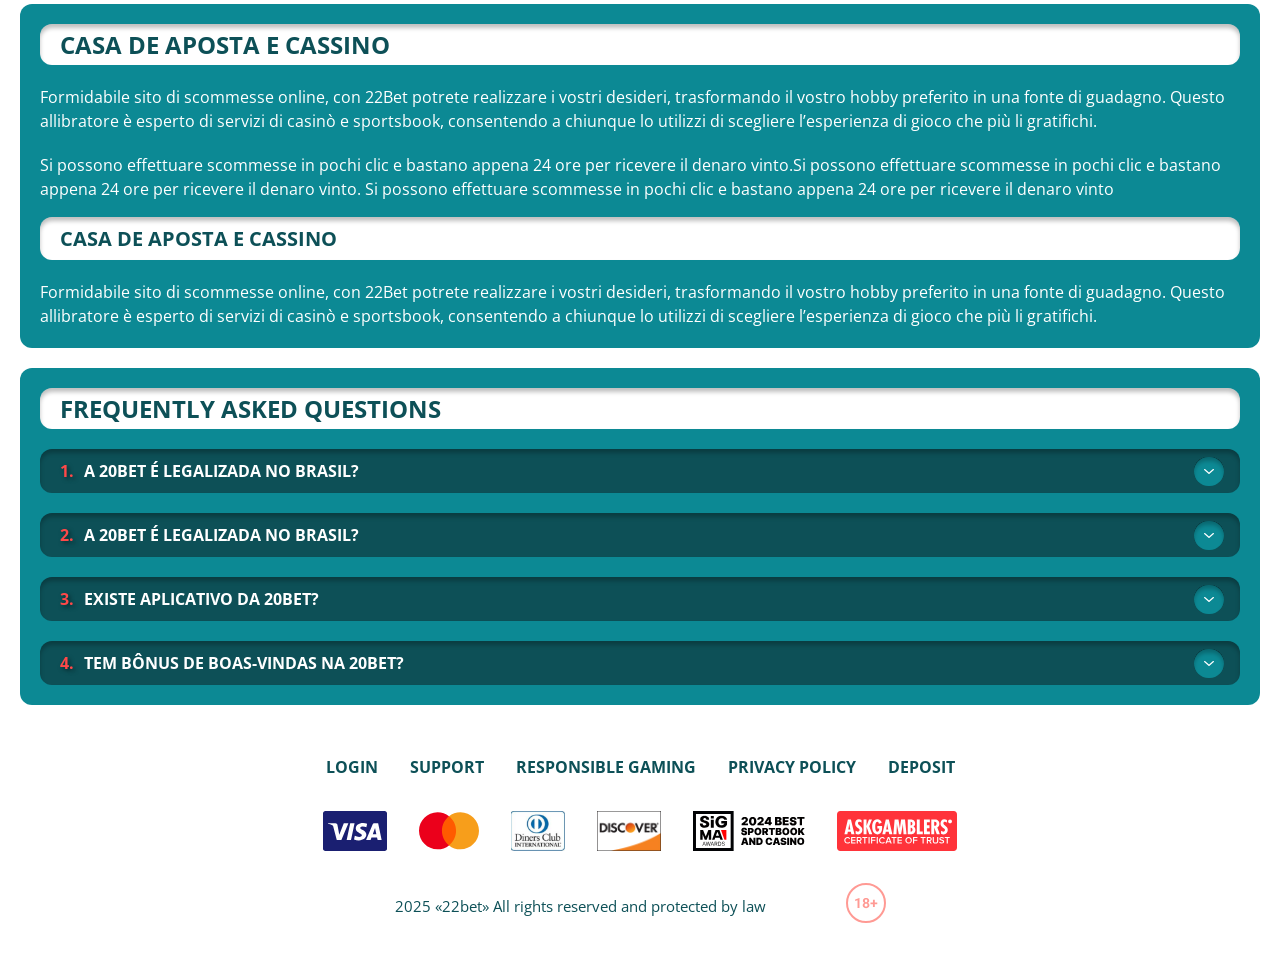
<file: freeSpins.html>
<!DOCTYPE html>
<html lang="cl">
  <head>
    <meta charset="UTF-8" />
   
    <meta name="viewport" content="width=device-width, initial-scale=1.0" />
    <title>22Bet </title>
    <meta name="description" content />
    <meta property="og:site_name" content />
    <meta property="og:title" content />
    <meta property="og:type" content="website" />
    <meta property="og:url" content />
    <meta property="og:image" content />
    <meta property="og:image:alt" content />
    <meta property="og:locale" content="cl" />
    <meta property="og:description" content />
    <link rel="preconnect" href="https://fonts.googleapis.com" />
    <link rel="preconnect" href="https://fonts.gstatic.com" crossorigin="anonymous" />
   <link href="https://fonts.googleapis.com/css2?family=Open+Sans:ital,wght@0,300..800;1,300..800&display=swap" rel="stylesheet">
<link href="https://fonts.googleapis.com/css?family=Roboto+Condensed&display=swap" rel="stylesheet">

   <link rel="stylesheet" href="./css/reset.css" />
    <link rel="stylesheet" href="./css/main.css" />
    <link rel="stylesheet" href="./css/media.css"/>
    <link rel="icon" href="./images/Group.png" type="image/x-icon"/>
    <script
    src="https://code.jquery.com/jquery-3.6.1.min.js"
    integrity="sha256-o88AwQnZB+VDvE9tvIXrMQaPlFFSUTR+nldQm1LuPXQ="
    crossorigin="anonymous"
  ></script>
  </head>
  <body>
    <header class="header">
      <section class="content header__content">
        <a href="./index.html" class="logo header__logo"
          ><img src="./images/logo.svg" alt="logo" title
        /></a>
        <button class="header__btn-menu" >
          <svg width="16px" height="16px" viewBox="0 0 16 16" xmlns="http://www.w3.org/2000/svg">
              <rect y="0" width="16" height="3" rx="1.5"></rect>
              <rect y="6.5" width="16" height="3" rx="1.5"></rect>
              <rect y="13" width="16" height="3" rx="1.5"></rect>
            </svg>
        </button>

          <nav class="menu header__menu">
            <ul class="header__menu-list">
                
              <li class="">
              <div class="header__menu-wrapper">
                <div class="js-button-expander js-button-expander--menu" >
                <a href="./bonus.html" >
                <span>Bonuses</span>
              </a>
              </div>
              <div class="header__menu-wrap js-expand-content js-expand-content--menu">
                <ul >
                  <li>
                    <a href="./freeSpins.html">
                    <span>Free Spins</span>
                  </a></li>
                  <li><a href="./promoCode.html">
                    <span>Promo Code</span>
                  </a>
                </li>
                  <li><a href="./welcomeBonus.html">
                    <span>Welcome Bonus</span>
                  </a>
                </li>
                <li><a href="./vip.html">
                    <span>VIP</span>
                  </a>
                </li>
                </ul>
              </div>
              </div>
               <a href="./bonus.html" class="header__menu-item">
                <span>Bonuses</span>
              </a>
            </li>
              <li>
                <a href="./app.html">
                 App
                </a>
              </li>
              
              <li class="">
              <div class="header__menu-wrapper">
                <div class="js-button-expander js-button-expander--menu" >
                <a href="./casino.html" >
                <span> Casino</span>
              </a>
              </div>
              <div class="header__menu-wrap js-expand-content js-expand-content--menu">
                <ul >
                  <li>
                    <a href="./slots.html">
                    <span>Slots</span>
                  </a></li>
                 
                </ul>
              </div>
              </div>
               <a href="./casino.html" class="header__menu-item">
                <span>Casino</span>
              </a>
            </li>
               <li>
                <a href="./live.html">
               Live
                </a>
              </li>
              <li>
                    <a href="./freeSpins.html">
                    <span>Free Spins</span>
                  </a></li>
                  <li><a href="./promoCode.html">
                    <span>Promo Code</span>
                  </a>
                </li>
                  <li><a href="./welcomeBonus.html">
                    <span>Welcome Bonus</span>
                  </a>
                </li>
                <li><a href="./vip.html">
                    <span>VIP</span>
                  </a>
                </li>
             <li>
                    <a href="./slots.html">
                    <span>Slots</span>
                  </a></li>
             
             
            </ul>
            <div class="header__button header__button-menu " >
              <a href="#" class="button  button__login-menu">log in</a>
              <a href="#" class="button button__menu">registration</a>
            </div>
           
          </nav>
            <a href="#" class="button button__login">log in</a>
            <a href="#" class="button button__singup">registration</a>
            <div id="clock" class="header__time">00:00</div>
            <a href="#" class="header__flag">
                <span><img src="./images/flag.png" alt="flag" title /></span>
                <span>cl</span>
              </a>
      </section>
    </header>
     <main class="main home main-page">
        <section class=" hero hero__page">
           
            <div class="background ">
              <img src="./images/layout-images/bg-freeSpin.webp" alt="hero" title />
              
            </div>
            <div class="hero__wrapper hero__wrapper-page">
              <div class="hero__data hero__data-bonus">
                <ul
                class="breadcrumbs "
                
              >
                <li
                  
                >
                  <a href="/" >
                    <span >Home</span></a
                  >
                 
                </li>
                <li
                  
                >
                  <a href="#" > <span >Free Spins</span></a>
                 
                </li>
              </ul>
                <h1 class="title general hero__title">
                  Online Casino Website
                </h1>
                 <p class="hero__text">The first thing that catches players' attention is the incredible simplicity of this casino.</p>
               
                <a href="#" class="button  hero__button ">Get a Bonus</a>
               
              </div>
             
            </div>
          </section>
      <section class="main__wrap main__wrap-page">
       
       <section class="content__wrapper content__wrapper-page">

         
        
       
          <section class="content article">
            <p>
             Lorem ipsum dolor sit <a href="#">22Bet</a> consectetur adipiscing elit. Quisque faucibus ex sapien vitae pellentesque sem placerat. In id cursus mi pretium tellus duis convallis. Tempus leo eu aenean sed diam urna tempor. Pulvinar vivamus fringilla lacus nec metus bibendum egestas. Iaculis massa nisl malesuada lacinia integer nunc posuere. Ut hendrerit semper vel class aptent taciti sociosqu.
            </p>
            <p>
             Ad litora torquent per conubia nostra inceptos himenaeos.
            </p>
          </section>
         
             
               <section class="content banner banner-main">
            <div class="background banner__background">
              
              <img src="./images/layout-images/banner-freeSpin.webp" alt="banner" title />
              
            </div>
            <div class="banner__info">
              
              <h2 class="title high banner__title-main">
                  
               first Deposit Bonus
              </h2>
            <p class="banner__subtitle">50% up to A$700 + 35 Free spins</p>
              <a href="#" class="button banner__button">Get a Bonus</a>
            </div>
          </section>
        
         <section class="content menu-review__content">
              

            
                <div class="menu__review-desk menu__review-content">Navigation</div>
                <ul class="menu__review menu__review-list">
                  <li><a href="#">Lorem ipsum dolor sit</a></li>
                    <li><a href="#">Amet consectetur adipiscing</a></li>
                      <li><a href="#">Quisque faucibus ex sapien vitae</a></li>
                        <li><a href="#">Ut hendrerit sempero</a></li>
                          <li><a href="#">Pulvinar vivamus fringilla</a></li>
                           <li><a href="#">Ad litora torquent per conubia</a></li>
                         
                          
                </ul>
             
          
          </section>
          
          
        
          <section class="content article">
            <h2 class="title high article__title">Casa de Aposta e Cassino</h2>
             
            <p>
             Formidabile sito di scommesse online, con 22Bet potrete realizzare i vostri desideri, trasformando il vostro hobby preferito in una fonte di guadagno. Questo allibratore è esperto di servizi di casinò e sportsbook, consentendo a chiunque lo utilizzi di scegliere l’esperienza di gioco che più li gratifichi.
            </p>
            <p>
             Si possono effettuare scommesse in pochi clic e bastano appena 24 ore per ricevere il denaro vinto.Si possono effettuare scommesse in pochi clic e bastano appena 24 ore per ricevere il denaro vinto. Si possono effettuare scommesse in pochi clic e bastano appena 24 ore per ricevere il denaro vinto.
            </p>
           <ol>
              <li>Si possono effettuare scommesse in pochi clic e bastano appena 24 ore per ricevere il denaro vinto.</li>
              <li>Si possono effettuare scommesse in pochi clic e bastano appena 24 ore per ricevere il denaro vinto.</li>
              <li>Si possono effettuare scommesse in pochi clic e bastano appena 24 ore per ricevere il denaro vinto.</li>
            </ol>
            <p>Si possono effettuare scommesse in pochi clic e bastano appena 24 ore per ricevere il denaro vinto. Si possono effettuare scommesse in pochi clic e bastano appena 24 ore per ricevere il denaro vinto. Si possono effettuare scommesse in pochi clic e bastano appena 24 ore per ricevere il denaro vinto.</p>
          </section>
         
         
           <section class="content article">
            <h2 class="title high article__title">Casa de Aposta e Cassino</h2>
            <p>Formidabile sito di scommesse online, con 22Bet potrete realizzare i vostri desideri, trasformando il vostro hobby preferito in una fonte di guadagno. Questo allibratore è esperto di servizi di casinò e sportsbook, consentendo a chiunque lo utilizzi di scegliere l’esperienza di gioco che più li gratifichi.</p>
            <p>Si possono effettuare scommesse in pochi clic e bastano appena 24 ore per ricevere il denaro vinto.Si possono effettuare scommesse in pochi clic e bastano appena 24 ore per ricevere il denaro vinto. Si possono effettuare scommesse in pochi clic e bastano appena 24 ore per ricevere il denaro vinto</p>
            <h3>Casa de Aposta e Cassino</h3>
            <p>Formidabile sito di scommesse online, con 22Bet potrete realizzare i vostri desideri, trasformando il vostro hobby preferito in una fonte di guadagno. Questo allibratore è esperto di servizi di casinò e sportsbook, consentendo a chiunque lo utilizzi di scegliere l’esperienza di gioco che più li gratifichi.</p>
           </section>

          <section class="content faq">
            <h2 class="title high faq__title">Frequently Asked Questions</h2>
            <ul class="faq__list " >
              <li class="faq__item"  >
                <h3 class="title medium faq__subtitle js-button-expander js-button-expander--faq"  >A 20Bet é legalizada no Brasil?
                 </h3>
                <div  class="faq__answer js-expand-content js-expand-content--faq" >
                  <p  >
                    Sim, a casa de apostas tem licença emitida por Curaçao, que é reconhecida no Brasil e a permite atuar por aqui.
                  </p>
                </div>
              </li>
              <li class="faq__item"  >
                <h3 class="title medium faq__subtitle js-button-expander js-button-expander--faq"  >A 20Bet é legalizada no Brasil?</h3>
                <div class="faq__answer js-expand-content js-expand-content--faq" >
                  <p  >
                    Sim, a casa de apostas tem licença emitida por Curaçao, que é reconhecida no Brasil e a permite atuar por aqui.
                  </p>
                </div>
              </li> 
              <li class="faq__item"  >
                <h3 class="title medium faq__subtitle js-button-expander js-button-expander--faq"  >Existe aplicativo da 20Bet?</h3>
                <div class="faq__answer js-expand-content js-expand-content--faq" >
                  <p  >
                   Sim, disponível para sistemas operacionais iOS e Android.
                  </p>
                </div>
              </li> 
              <li class="faq__item"  >
                <h3 class="title medium faq__subtitle js-button-expander js-button-expander--faq"  >Tem bônus de boas-vindas na 20Bet?</h3>
                <div class="faq__answer js-expand-content js-expand-content--faq" >
                  <p  >
                   O pacote especial para novos usuários da 20Bet paga 100% sobre o primeiro depósito, com limite de 600 BRL.
                  </p>
                </div>
              </li> 
             
            </ul>
          </section>
          
        </section> 
      
        <div class=""  onclick="scrollToTop()">
          <button class="main__arrow" id="scrollToTopBtn"></button>
        </div> 
        
      </section>
    </main> 
    <footer class=" footer ">
      <section class="content footer__content">
        <ul class="footer__menu">
         <li><a href="./login.html">Login</a></li>
         <li><a href="./support.html">Support</a></li>
         <li><a href="./responsible.html">Responsible Gaming</a></li>
         <li><a href="./policy.html">Privacy Policy</a></li>
         <li><a href="./deposit.html">Deposit</a></li>
        </ul>
       
          <ul class="footer__cards-list">
           
            <li>
              <a href="#"
                ><img src="./images/visa.svg" alt="cardvisa" title
              /></a>
            </li>
            <li>
              <a href="#"
                ><img
                  src="./images/mastercard.svg"
                  alt="mastercard"
                  title
              /></a>
            </li>
            <li>
                <a href="#"
                  ><img src="./images/diners.svg" alt="diners" title
                /></a>
              </li>
              <li>
                <a href="#"
                  ><img src="./images/discover.svg" alt="discover" title
                /></a>
              </li>
              <li>
                <a href="#"
                  ><img src="./images/sigma.svg" alt="sigma" title
                /></a>
              </li>
              <li>
                <a href="#"
                  ><img src="./images/ask.svg" alt="ask" title
                /></a>
              </li>
            
          </ul>
       
        <div class="footer__wrapp">
          <div class="footer__text">
           
            <p>2025 «22bet» All rights reserved and protected by law

</p>
           
          </div>
          <div class="footer__age">
            <img src="./images/age.svg" alt="age" title />
          </div>
        </div>
      
      </section>
    </footer>
    <script src="./js/arrowUp.js" defer></script>
    <script src="./js/sidebar.js" defer></script>
    <script src="./js/expander.js" defer></script>
    <script src="./js/mobile-menu.js" defer></script>
    <script src="./js/clock.js" defer></script>
  </body>
</html>
</file>
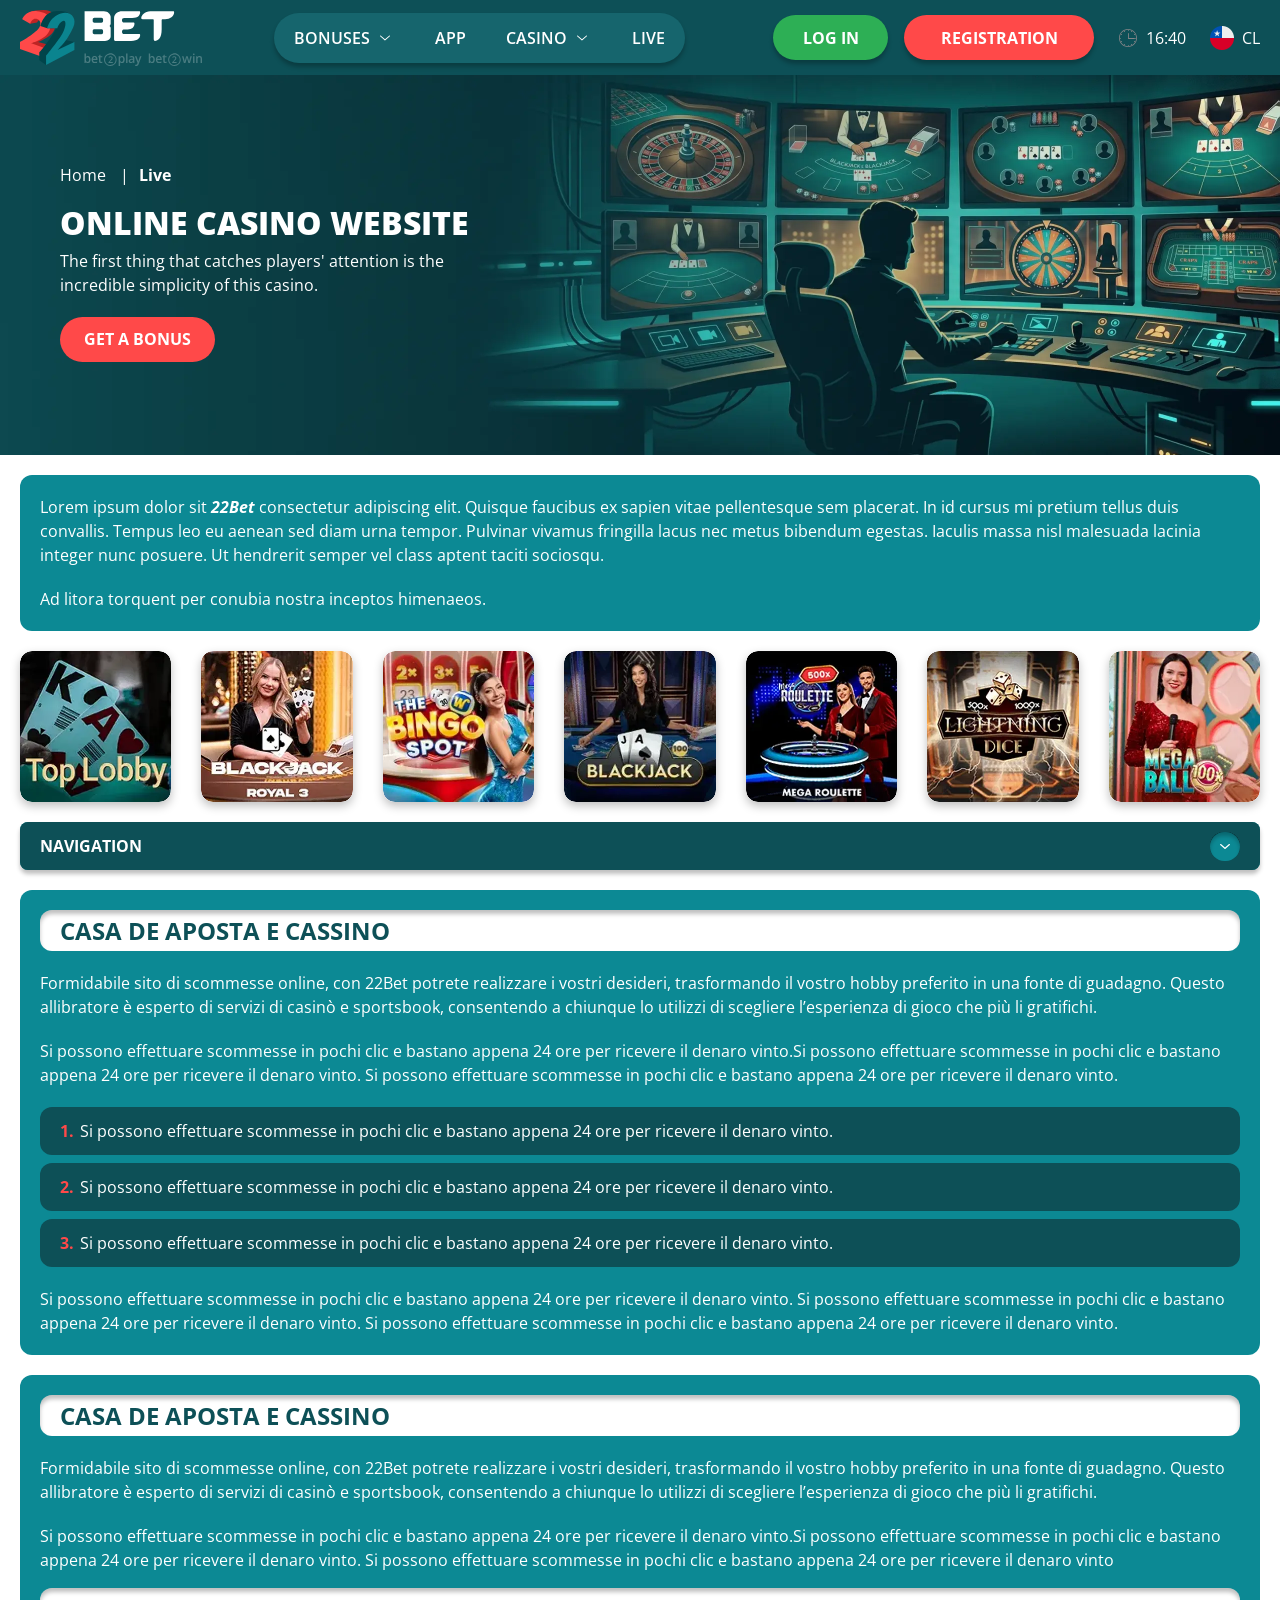
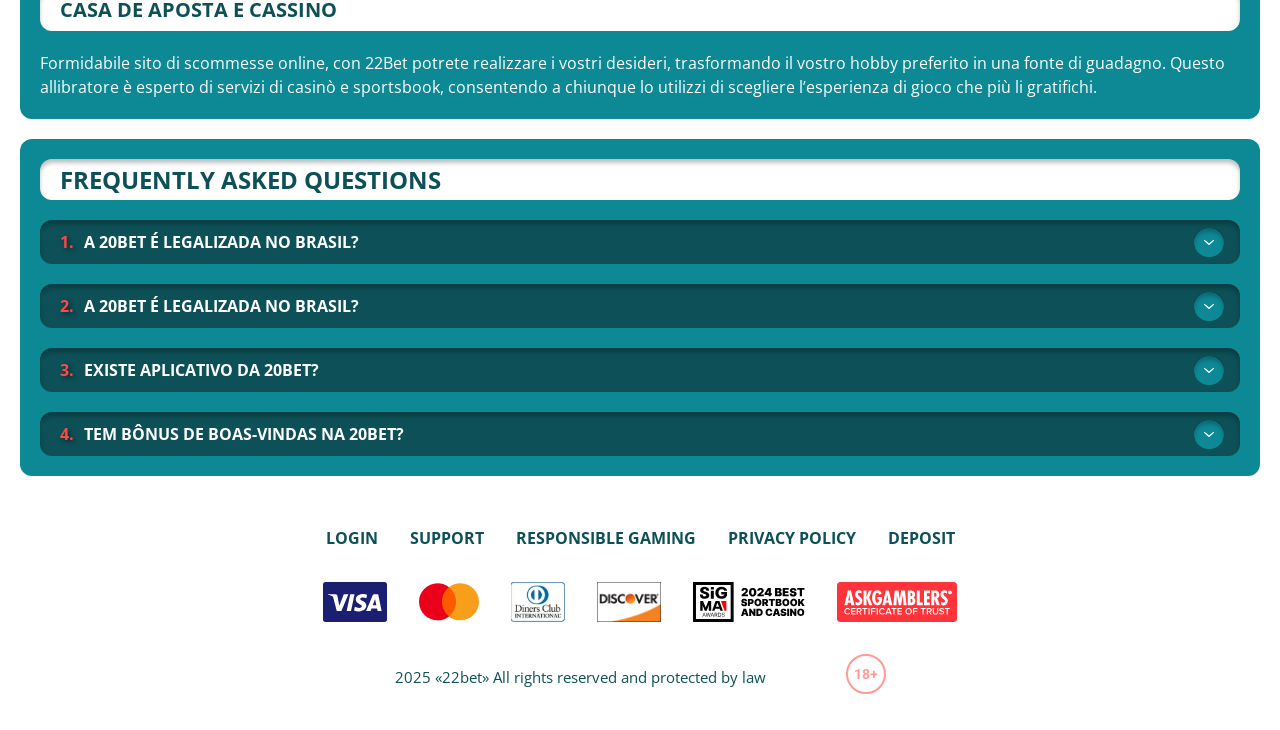
<file: live.html>
<!DOCTYPE html>
<html lang="cl">
  <head>
    <meta charset="UTF-8" />
   
    <meta name="viewport" content="width=device-width, initial-scale=1.0" />
    <title>22Bet </title>
    <meta name="description" content />
    <meta property="og:site_name" content />
    <meta property="og:title" content />
    <meta property="og:type" content="website" />
    <meta property="og:url" content />
    <meta property="og:image" content />
    <meta property="og:image:alt" content />
    <meta property="og:locale" content="cl" />
    <meta property="og:description" content />
    <link rel="preconnect" href="https://fonts.googleapis.com" />
    <link rel="preconnect" href="https://fonts.gstatic.com" crossorigin="anonymous" />
   <link href="https://fonts.googleapis.com/css2?family=Open+Sans:ital,wght@0,300..800;1,300..800&display=swap" rel="stylesheet">
<link href="https://fonts.googleapis.com/css?family=Roboto+Condensed&display=swap" rel="stylesheet">

   <link rel="stylesheet" href="./css/reset.css" />
    <link rel="stylesheet" href="./css/main.css" />
    <link rel="stylesheet" href="./css/media.css"/>
    <link rel="icon" href="./images/Group.png" type="image/x-icon"/>
    <script
    src="https://code.jquery.com/jquery-3.6.1.min.js"
    integrity="sha256-o88AwQnZB+VDvE9tvIXrMQaPlFFSUTR+nldQm1LuPXQ="
    crossorigin="anonymous"
  ></script>
  </head>
  <body>
    <header class="header">
      <section class="content header__content">
        <a href="./index.html" class="logo header__logo"
          ><img src="./images/logo.svg" alt="logo" title
        /></a>
        <button class="header__btn-menu" >
          <svg width="16px" height="16px" viewBox="0 0 16 16" xmlns="http://www.w3.org/2000/svg">
              <rect y="0" width="16" height="3" rx="1.5"></rect>
              <rect y="6.5" width="16" height="3" rx="1.5"></rect>
              <rect y="13" width="16" height="3" rx="1.5"></rect>
            </svg>
        </button>

          <nav class="menu header__menu">
            <ul class="header__menu-list">
                
              <li class="">
              <div class="header__menu-wrapper">
                <div class="js-button-expander js-button-expander--menu" >
                <a href="./bonus.html" >
                <span>Bonuses</span>
              </a>
              </div>
              <div class="header__menu-wrap js-expand-content js-expand-content--menu">
                <ul >
                  <li>
                    <a href="./freeSpins.html">
                    <span>Free Spins</span>
                  </a></li>
                  <li><a href="./promoCode.html">
                    <span>Promo Code</span>
                  </a>
                </li>
                  <li><a href="./welcomeBonus.html">
                    <span>Welcome Bonus</span>
                  </a>
                </li>
                <li><a href="./vip.html">
                    <span>VIP</span>
                  </a>
                </li>
                </ul>
              </div>
              </div>
               <a href="./bonus.html" class="header__menu-item">
                <span>Bonuses</span>
              </a>
            </li>
              <li>
                <a href="./app.html">
                 App
                </a>
              </li>
              
              <li class="">
              <div class="header__menu-wrapper">
                <div class="js-button-expander js-button-expander--menu" >
                <a href="./casino.html" >
                <span> Casino</span>
              </a>
              </div>
              <div class="header__menu-wrap js-expand-content js-expand-content--menu">
                <ul >
                  <li>
                    <a href="./slots.html">
                    <span>Slots</span>
                  </a></li>
                 
                </ul>
              </div>
              </div>
               <a href="./casino.html" class="header__menu-item">
                <span>Casino</span>
              </a>
            </li>
               <li>
                <a href="./live.html">
               Live
                </a>
              </li>
              <li>
                    <a href="./freeSpins.html">
                    <span>Free Spins</span>
                  </a></li>
                  <li><a href="./promoCode.html">
                    <span>Promo Code</span>
                  </a>
                </li>
                  <li><a href="./welcomeBonus.html">
                    <span>Welcome Bonus</span>
                  </a>
                </li>
                <li><a href="./vip.html">
                    <span>VIP</span>
                  </a>
                </li>
             <li>
                    <a href="./slots.html">
                    <span>Slots</span>
                  </a></li>
             
             
            </ul>
            <div class="header__button header__button-menu " >
              <a href="#" class="button  button__login-menu">log in</a>
              <a href="#" class="button button__menu">registration</a>
            </div>
           
          </nav>
            <a href="#" class="button button__login">log in</a>
            <a href="#" class="button button__singup">registration</a>
            <div id="clock" class="header__time">00:00</div>
            <a href="#" class="header__flag">
                <span><img src="./images/flag.png" alt="flag" title /></span>
                <span>cl</span>
              </a>
      </section>
    </header>
     <main class="main home main-page">
        <section class=" hero hero__page">
           
            <div class="background background-page">
              <img src="./images/live/bg-live.webp" alt="hero" title />
              
            </div>
            <div class="hero__wrapper hero__wrapper-page">
              <div class="hero__data hero__data-bonus">
                <ul
                class="breadcrumbs "
                
              >
                <li
                  
                >
                  <a href="/" >
                    <span >Home</span></a
                  >
                 
                </li>
                <li
                  
                >
                  <a href="#" > <span >Live</span></a>
                 
                </li>
              </ul>
                <h1 class="title general hero__title">
                  Online Casino Website
                </h1>
                 <p class="hero__text">The first thing that catches players' attention is the incredible simplicity of this casino.</p>
               
                <a href="#" class="button  hero__button ">Get a Bonus</a>
               
              </div>
             
            </div>
          </section>
      <section class="main__wrap main__wrap-page">
       
       <section class="content__wrapper content__wrapper-page">

         
        
       
          <section class="content article">
            <p>
             Lorem ipsum dolor sit <a href="#">22Bet</a> consectetur adipiscing elit. Quisque faucibus ex sapien vitae pellentesque sem placerat. In id cursus mi pretium tellus duis convallis. Tempus leo eu aenean sed diam urna tempor. Pulvinar vivamus fringilla lacus nec metus bibendum egestas. Iaculis massa nisl malesuada lacinia integer nunc posuere. Ut hendrerit semper vel class aptent taciti sociosqu.
            </p>
            <p>
             Ad litora torquent per conubia nostra inceptos himenaeos.
            </p>
          </section>
               <section class="content casino">
           
              <ul class="casino__list ">
                <li class="casino__item">
                   <a href="#">
                     <div class="casino__wrapper">
                      <img class="casino__img" src="./images/live/card-live1.webp" alt="" title>
                    <div class="casino__hover casino__hover-live">
                        
                        <div class="casino-box">
                            
                        <span href="#" class="button  casino__buttons"><img src="./images/card-button.svg" alt="" title></span>
                        </div>
                    </div>
                    </div>
                    
                   </a>
                </li>
                <li class="casino__item">
                <a href="#">
                     <div class="casino__wrapper">
                      <img class="casino__img" src="./images/live/card-live2.webp" alt="" title>
                    <div class="casino__hover casino__hover-live">
                        
                        <div class="casino-box">
                            
                        <span href="#" class="button  casino__buttons"><img src="./images/card-button.svg" alt="" title></span>
                        </div>
                    </div>
                    </div>
                    
                   </a>
              </li>
              <li class="casino__item">
               <a href="#">
                     <div class="casino__wrapper">
                      <img class="casino__img" src="./images/live/card-live3.webp" alt="" title>
                    <div class="casino__hover casino__hover-live">
                        
                        <div class="casino-box">
                            
                        <span href="#" class="button  casino__buttons"><img src="./images/card-button.svg" alt="" title></span>
                        </div>
                    </div>
                    </div>
                    
                   </a>
            </li>
             <li class="casino__item">
                <a href="#">
                     <div class="casino__wrapper">
                      <img class="casino__img" src="./images/live/card-live4.webp" alt="" title>
                    <div class="casino__hover casino__hover-live">
                        
                        <div class="casino-box">
                            
                        <span href="#" class="button  casino__buttons"><img src="./images/card-button.svg" alt="" title></span>
                        </div>
                    </div>
                    </div>
                    
                   </a>
            </li>
            <li class="casino__item">
              <a href="#">
                     <div class="casino__wrapper">
                      <img class="casino__img" src="./images/live/card-live5.webp" alt="" title>
                    <div class="casino__hover casino__hover-live">
                        
                        <div class="casino-box">
                            
                        <span href="#" class="button  casino__buttons"><img src="./images/card-button.svg" alt="" title></span>
                        </div>
                    </div>
                    </div>
                    
                   </a>
            </li>
            <li class="casino__item">
               <a href="#">
                     <div class="casino__wrapper">
                      <img class="casino__img" src="./images/live/card-live6.webp" alt="" title>
                    <div class="casino__hover casino__hover-live">
                        
                        <div class="casino-box">
                            
                        <span href="#" class="button  casino__buttons"><img src="./images/card-button.svg" alt="" title></span>
                        </div>
                    </div>
                    </div>
                    
                   </a>
            </li>
             <li class="casino__item">
               <a href="#">
                     <div class="casino__wrapper">
                      <img class="casino__img" src="./images/live/card-live7.webp" alt="" title>
                    <div class="casino__hover casino__hover-live">
                        
                        <div class="casino-box">
                            
                        <span href="#" class="button  casino__buttons"><img src="./images/card-button.svg" alt="" title></span>
                        </div>
                    </div>
                    </div>
                    
                   </a>
            </li>
           
    
      

              </ul>
         </section>
             
        
        
      <section class="content menu-review__content">
              

            
                <div class="menu__review-desk menu__review-content">Navigation</div>
                <ul class="menu__review menu__review-list">
                  <li><a href="#">Lorem ipsum dolor sit</a></li>
                    <li><a href="#">Amet consectetur adipiscing</a></li>
                      <li><a href="#">Quisque faucibus ex sapien vitae</a></li>
                        <li><a href="#">Ut hendrerit sempero</a></li>
                          <li><a href="#">Pulvinar vivamus fringilla</a></li>
                           <li><a href="#">Ad litora torquent per conubia</a></li>
                         
                          
                </ul>
             
          
          </section>
          
        
          <section class="content article">
            <h2 class="title high article__title">Casa de Aposta e Cassino</h2>
             
            <p>
             Formidabile sito di scommesse online, con 22Bet potrete realizzare i vostri desideri, trasformando il vostro hobby preferito in una fonte di guadagno. Questo allibratore è esperto di servizi di casinò e sportsbook, consentendo a chiunque lo utilizzi di scegliere l’esperienza di gioco che più li gratifichi.
            </p>
            <p>
             Si possono effettuare scommesse in pochi clic e bastano appena 24 ore per ricevere il denaro vinto.Si possono effettuare scommesse in pochi clic e bastano appena 24 ore per ricevere il denaro vinto. Si possono effettuare scommesse in pochi clic e bastano appena 24 ore per ricevere il denaro vinto.
            </p>
           <ol>
              <li>Si possono effettuare scommesse in pochi clic e bastano appena 24 ore per ricevere il denaro vinto.</li>
              <li>Si possono effettuare scommesse in pochi clic e bastano appena 24 ore per ricevere il denaro vinto.</li>
              <li>Si possono effettuare scommesse in pochi clic e bastano appena 24 ore per ricevere il denaro vinto.</li>
            </ol>
            <p>Si possono effettuare scommesse in pochi clic e bastano appena 24 ore per ricevere il denaro vinto. Si possono effettuare scommesse in pochi clic e bastano appena 24 ore per ricevere il denaro vinto. Si possono effettuare scommesse in pochi clic e bastano appena 24 ore per ricevere il denaro vinto.</p>
          </section>
         
         
           <section class="content article">
            <h2 class="title high article__title">Casa de Aposta e Cassino</h2>
            <p>Formidabile sito di scommesse online, con 22Bet potrete realizzare i vostri desideri, trasformando il vostro hobby preferito in una fonte di guadagno. Questo allibratore è esperto di servizi di casinò e sportsbook, consentendo a chiunque lo utilizzi di scegliere l’esperienza di gioco che più li gratifichi.</p>
            <p>Si possono effettuare scommesse in pochi clic e bastano appena 24 ore per ricevere il denaro vinto.Si possono effettuare scommesse in pochi clic e bastano appena 24 ore per ricevere il denaro vinto. Si possono effettuare scommesse in pochi clic e bastano appena 24 ore per ricevere il denaro vinto</p>
            <h3>Casa de Aposta e Cassino</h3>
            <p>Formidabile sito di scommesse online, con 22Bet potrete realizzare i vostri desideri, trasformando il vostro hobby preferito in una fonte di guadagno. Questo allibratore è esperto di servizi di casinò e sportsbook, consentendo a chiunque lo utilizzi di scegliere l’esperienza di gioco che più li gratifichi.</p>
           </section>

          <section class="content faq">
            <h2 class="title high faq__title">Frequently Asked Questions</h2>
            <ul class="faq__list " >
              <li class="faq__item"  >
                <h3 class="title medium faq__subtitle js-button-expander js-button-expander--faq"  >A 20Bet é legalizada no Brasil?
                 </h3>
                <div  class="faq__answer js-expand-content js-expand-content--faq" >
                  <p  >
                    Sim, a casa de apostas tem licença emitida por Curaçao, que é reconhecida no Brasil e a permite atuar por aqui.
                  </p>
                </div>
              </li>
              <li class="faq__item"  >
                <h3 class="title medium faq__subtitle js-button-expander js-button-expander--faq"  >A 20Bet é legalizada no Brasil?</h3>
                <div class="faq__answer js-expand-content js-expand-content--faq" >
                  <p  >
                    Sim, a casa de apostas tem licença emitida por Curaçao, que é reconhecida no Brasil e a permite atuar por aqui.
                  </p>
                </div>
              </li> 
              <li class="faq__item"  >
                <h3 class="title medium faq__subtitle js-button-expander js-button-expander--faq"  >Existe aplicativo da 20Bet?</h3>
                <div class="faq__answer js-expand-content js-expand-content--faq" >
                  <p  >
                   Sim, disponível para sistemas operacionais iOS e Android.
                  </p>
                </div>
              </li> 
              <li class="faq__item"  >
                <h3 class="title medium faq__subtitle js-button-expander js-button-expander--faq"  >Tem bônus de boas-vindas na 20Bet?</h3>
                <div class="faq__answer js-expand-content js-expand-content--faq" >
                  <p  >
                   O pacote especial para novos usuários da 20Bet paga 100% sobre o primeiro depósito, com limite de 600 BRL.
                  </p>
                </div>
              </li> 
             
            </ul>
          </section>
          
        </section> 
      
        <div class=""  onclick="scrollToTop()">
          <button class="main__arrow" id="scrollToTopBtn"></button>
        </div> 
        
      </section>
    </main> 
       <footer class=" footer ">
      <section class="content footer__content">
        <ul class="footer__menu">
         <li><a href="./login.html">Login</a></li>
         <li><a href="./support.html">Support</a></li>
         <li><a href="./responsible.html">Responsible Gaming</a></li>
         <li><a href="./policy.html">Privacy Policy</a></li>
         <li><a href="./deposit.html">Deposit</a></li>
        </ul>
       
          <ul class="footer__cards-list">
           
            <li>
              <a href="#"
                ><img src="./images/visa.svg" alt="cardvisa" title
              /></a>
            </li>
            <li>
              <a href="#"
                ><img
                  src="./images/mastercard.svg"
                  alt="mastercard"
                  title
              /></a>
            </li>
            <li>
                <a href="#"
                  ><img src="./images/diners.svg" alt="diners" title
                /></a>
              </li>
              <li>
                <a href="#"
                  ><img src="./images/discover.svg" alt="discover" title
                /></a>
              </li>
              <li>
                <a href="#"
                  ><img src="./images/sigma.svg" alt="sigma" title
                /></a>
              </li>
              <li>
                <a href="#"
                  ><img src="./images/ask.svg" alt="ask" title
                /></a>
              </li>
            
          </ul>
       
        <div class="footer__wrapp">
          <div class="footer__text">
           
            <p>2025 «22bet» All rights reserved and protected by law

</p>
           
          </div>
          <div class="footer__age">
            <img src="./images/age.svg" alt="age" title />
          </div>
        </div>
      
      </section>
    </footer>
    <script src="./js/arrowUp.js" defer></script>
    <script src="./js/sidebar.js" defer></script>
    <script src="./js/expander.js" defer></script>
    <script src="./js/mobile-menu.js" defer></script>
    <script src="./js/clock.js" defer></script>
  </body>
</html>
</file>
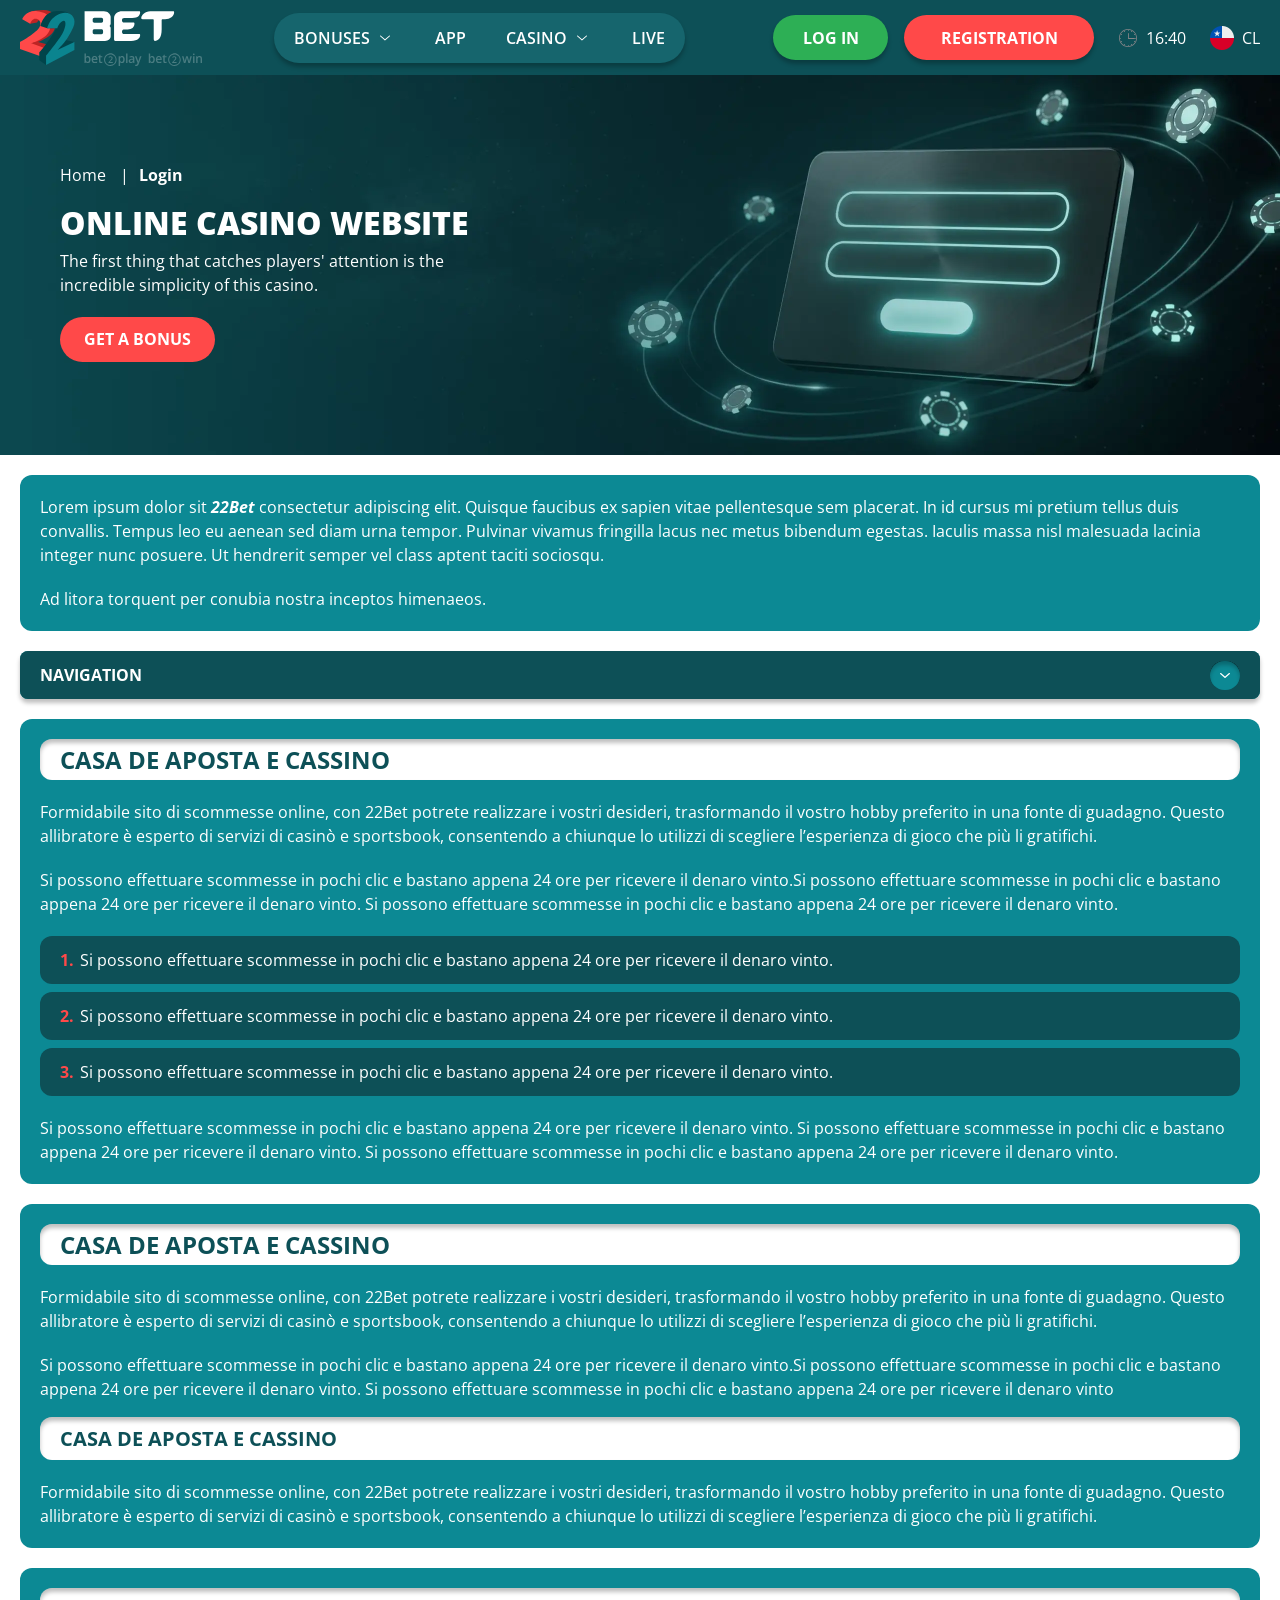
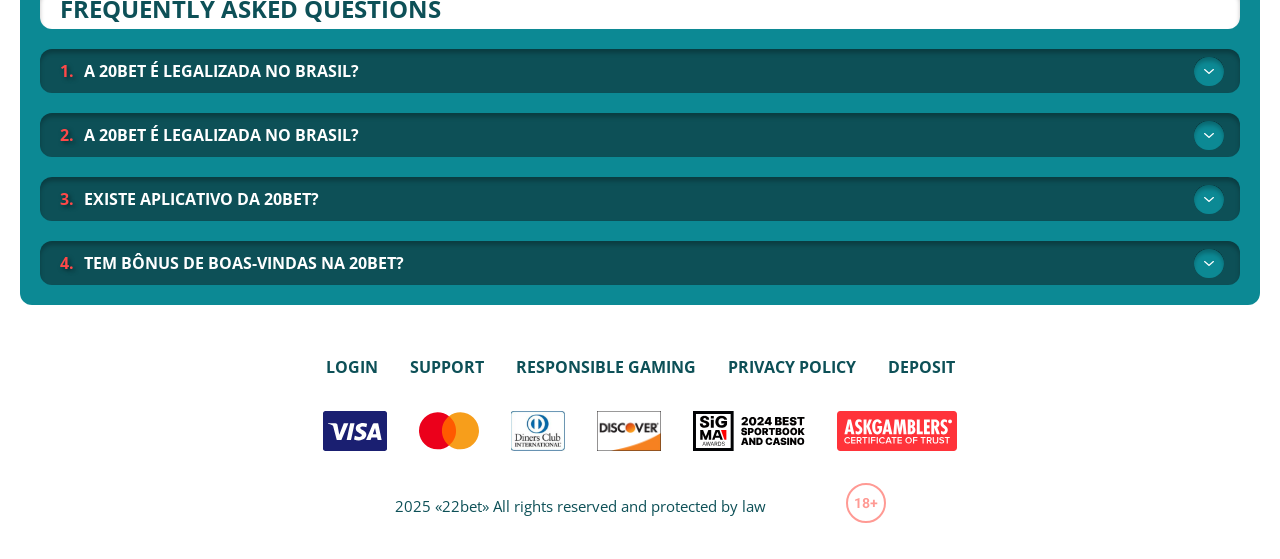
<file: login.html>
<!DOCTYPE html>
<html lang="cl">
  <head>
    <meta charset="UTF-8" />
   
    <meta name="viewport" content="width=device-width, initial-scale=1.0" />
    <title>22Bet </title>
    <meta name="description" content />
    <meta property="og:site_name" content />
    <meta property="og:title" content />
    <meta property="og:type" content="website" />
    <meta property="og:url" content />
    <meta property="og:image" content />
    <meta property="og:image:alt" content />
    <meta property="og:locale" content="cl" />
    <meta property="og:description" content />
    <link rel="preconnect" href="https://fonts.googleapis.com" />
    <link rel="preconnect" href="https://fonts.gstatic.com" crossorigin="anonymous" />
   <link href="https://fonts.googleapis.com/css2?family=Open+Sans:ital,wght@0,300..800;1,300..800&display=swap" rel="stylesheet">
<link href="https://fonts.googleapis.com/css?family=Roboto+Condensed&display=swap" rel="stylesheet">

   <link rel="stylesheet" href="./css/reset.css" />
    <link rel="stylesheet" href="./css/main.css" />
    <link rel="stylesheet" href="./css/media.css"/>
    <link rel="icon" href="./images/Group.png" type="image/x-icon"/>
    <script
    src="https://code.jquery.com/jquery-3.6.1.min.js"
    integrity="sha256-o88AwQnZB+VDvE9tvIXrMQaPlFFSUTR+nldQm1LuPXQ="
    crossorigin="anonymous"
  ></script>
  </head>
  <body>
    <header class="header">
      <section class="content header__content">
        <a href="./index.html" class="logo header__logo"
          ><img src="./images/logo.svg" alt="logo" title
        /></a>
        <button class="header__btn-menu" >
          <svg width="16px" height="16px" viewBox="0 0 16 16" xmlns="http://www.w3.org/2000/svg">
              <rect y="0" width="16" height="3" rx="1.5"></rect>
              <rect y="6.5" width="16" height="3" rx="1.5"></rect>
              <rect y="13" width="16" height="3" rx="1.5"></rect>
            </svg>
        </button>

          <nav class="menu header__menu">
            <ul class="header__menu-list">
                
              <li class="">
              <div class="header__menu-wrapper">
                <div class="js-button-expander js-button-expander--menu" >
                <a href="./bonus.html" >
                <span>Bonuses</span>
              </a>
              </div>
              <div class="header__menu-wrap js-expand-content js-expand-content--menu">
                <ul >
                  <li>
                    <a href="./freeSpins.html">
                    <span>Free Spins</span>
                  </a></li>
                  <li><a href="./promoCode.html">
                    <span>Promo Code</span>
                  </a>
                </li>
                  <li><a href="./welcomeBonus.html">
                    <span>Welcome Bonus</span>
                  </a>
                </li>
                <li><a href="./vip.html">
                    <span>VIP</span>
                  </a>
                </li>
                </ul>
              </div>
              </div>
               <a href="./bonus.html" class="header__menu-item">
                <span>Bonuses</span>
              </a>
            </li>
              <li>
                <a href="./app.html">
                 App
                </a>
              </li>
              
              <li class="">
              <div class="header__menu-wrapper">
                <div class="js-button-expander js-button-expander--menu" >
                <a href="./casino.html" >
                <span> Casino</span>
              </a>
              </div>
              <div class="header__menu-wrap js-expand-content js-expand-content--menu">
                <ul >
                  <li>
                    <a href="./slots.html">
                    <span>Slots</span>
                  </a></li>
                 
                </ul>
              </div>
              </div>
               <a href="./casino.html" class="header__menu-item">
                <span>Casino</span>
              </a>
            </li>
               <li>
                <a href="./live.html">
               Live
                </a>
              </li>
              <li>
                    <a href="./freeSpins.html">
                    <span>Free Spins</span>
                  </a></li>
                  <li><a href="./promoCode.html">
                    <span>Promo Code</span>
                  </a>
                </li>
                  <li><a href="./welcomeBonus.html">
                    <span>Welcome Bonus</span>
                  </a>
                </li>
                <li><a href="./vip.html">
                    <span>VIP</span>
                  </a>
                </li>
             <li>
                    <a href="./slots.html">
                    <span>Slots</span>
                  </a></li>
             
             
            </ul>
            <div class="header__button header__button-menu " >
              <a href="#" class="button  button__login-menu">log in</a>
              <a href="#" class="button button__menu">registration</a>
            </div>
           
          </nav>
            <a href="#" class="button button__login">log in</a>
            <a href="#" class="button button__singup">registration</a>
            <div id="clock" class="header__time">00:00</div>
            <a href="#" class="header__flag">
                <span><img src="./images/flag.png" alt="flag" title /></span>
                <span>cl</span>
              </a>
      </section>
    </header>
     <main class="main home main-page">
        <section class=" hero hero__page">
           
            <div class="background ">
              <img src="./images/layout-images/bg-login.webp" alt="hero" title />
              
            </div>
            <div class="hero__wrapper hero__wrapper-page">
              <div class="hero__data hero__data-bonus">
                <ul
                class="breadcrumbs "
                
              >
                <li
                  
                >
                  <a href="/" >
                    <span >Home</span></a
                  >
                 
                </li>
                <li
                  
                >
                  <a href="#" > <span >Login</span></a>
                 
                </li>
              </ul>
                <h1 class="title general hero__title">
                  Online Casino Website
                </h1>
                 <p class="hero__text">The first thing that catches players' attention is the incredible simplicity of this casino.</p>
               
                <a href="#" class="button  hero__button ">Get a Bonus</a>
               
              </div>
             
            </div>
          </section>
      <section class="main__wrap main__wrap-page">
       
       <section class="content__wrapper content__wrapper-page">

         
        
       
          <section class="content article">
            <p>
             Lorem ipsum dolor sit <a href="#">22Bet</a> consectetur adipiscing elit. Quisque faucibus ex sapien vitae pellentesque sem placerat. In id cursus mi pretium tellus duis convallis. Tempus leo eu aenean sed diam urna tempor. Pulvinar vivamus fringilla lacus nec metus bibendum egestas. Iaculis massa nisl malesuada lacinia integer nunc posuere. Ut hendrerit semper vel class aptent taciti sociosqu.
            </p>
            <p>
             Ad litora torquent per conubia nostra inceptos himenaeos.
            </p>
          </section>
        
        
              <section class="content menu-review__content">
              

            
                <div class="menu__review-desk menu__review-content">Navigation</div>
                <ul class="menu__review menu__review-list">
                  <li><a href="#">Lorem ipsum dolor sit</a></li>
                    <li><a href="#">Amet consectetur adipiscing</a></li>
                      <li><a href="#">Quisque faucibus ex sapien vitae</a></li>
                        <li><a href="#">Ut hendrerit sempero</a></li>
                          <li><a href="#">Pulvinar vivamus fringilla</a></li>
                           <li><a href="#">Ad litora torquent per conubia</a></li>
                         
                          
                </ul>
             
          
          </section>
          
        
          <section class="content article">
            <h2 class="title high article__title">Casa de Aposta e Cassino</h2>
             
            <p>
             Formidabile sito di scommesse online, con 22Bet potrete realizzare i vostri desideri, trasformando il vostro hobby preferito in una fonte di guadagno. Questo allibratore è esperto di servizi di casinò e sportsbook, consentendo a chiunque lo utilizzi di scegliere l’esperienza di gioco che più li gratifichi.
            </p>
            <p>
             Si possono effettuare scommesse in pochi clic e bastano appena 24 ore per ricevere il denaro vinto.Si possono effettuare scommesse in pochi clic e bastano appena 24 ore per ricevere il denaro vinto. Si possono effettuare scommesse in pochi clic e bastano appena 24 ore per ricevere il denaro vinto.
            </p>
           <ol>
              <li>Si possono effettuare scommesse in pochi clic e bastano appena 24 ore per ricevere il denaro vinto.</li>
              <li>Si possono effettuare scommesse in pochi clic e bastano appena 24 ore per ricevere il denaro vinto.</li>
              <li>Si possono effettuare scommesse in pochi clic e bastano appena 24 ore per ricevere il denaro vinto.</li>
            </ol>
            <p>Si possono effettuare scommesse in pochi clic e bastano appena 24 ore per ricevere il denaro vinto. Si possono effettuare scommesse in pochi clic e bastano appena 24 ore per ricevere il denaro vinto. Si possono effettuare scommesse in pochi clic e bastano appena 24 ore per ricevere il denaro vinto.</p>
          </section>
         
         
           <section class="content article">
            <h2 class="title high article__title">Casa de Aposta e Cassino</h2>
            <p>Formidabile sito di scommesse online, con 22Bet potrete realizzare i vostri desideri, trasformando il vostro hobby preferito in una fonte di guadagno. Questo allibratore è esperto di servizi di casinò e sportsbook, consentendo a chiunque lo utilizzi di scegliere l’esperienza di gioco che più li gratifichi.</p>
            <p>Si possono effettuare scommesse in pochi clic e bastano appena 24 ore per ricevere il denaro vinto.Si possono effettuare scommesse in pochi clic e bastano appena 24 ore per ricevere il denaro vinto. Si possono effettuare scommesse in pochi clic e bastano appena 24 ore per ricevere il denaro vinto</p>
            <h3>Casa de Aposta e Cassino</h3>
            <p>Formidabile sito di scommesse online, con 22Bet potrete realizzare i vostri desideri, trasformando il vostro hobby preferito in una fonte di guadagno. Questo allibratore è esperto di servizi di casinò e sportsbook, consentendo a chiunque lo utilizzi di scegliere l’esperienza di gioco che più li gratifichi.</p>
           </section>

          <section class="content faq">
            <h2 class="title high faq__title">Frequently Asked Questions</h2>
            <ul class="faq__list " >
              <li class="faq__item"  >
                <h3 class="title medium faq__subtitle js-button-expander js-button-expander--faq"  >A 20Bet é legalizada no Brasil?
                 </h3>
                <div  class="faq__answer js-expand-content js-expand-content--faq" >
                  <p  >
                    Sim, a casa de apostas tem licença emitida por Curaçao, que é reconhecida no Brasil e a permite atuar por aqui.
                  </p>
                </div>
              </li>
              <li class="faq__item"  >
                <h3 class="title medium faq__subtitle js-button-expander js-button-expander--faq"  >A 20Bet é legalizada no Brasil?</h3>
                <div class="faq__answer js-expand-content js-expand-content--faq" >
                  <p  >
                    Sim, a casa de apostas tem licença emitida por Curaçao, que é reconhecida no Brasil e a permite atuar por aqui.
                  </p>
                </div>
              </li> 
              <li class="faq__item"  >
                <h3 class="title medium faq__subtitle js-button-expander js-button-expander--faq"  >Existe aplicativo da 20Bet?</h3>
                <div class="faq__answer js-expand-content js-expand-content--faq" >
                  <p  >
                   Sim, disponível para sistemas operacionais iOS e Android.
                  </p>
                </div>
              </li> 
              <li class="faq__item"  >
                <h3 class="title medium faq__subtitle js-button-expander js-button-expander--faq"  >Tem bônus de boas-vindas na 20Bet?</h3>
                <div class="faq__answer js-expand-content js-expand-content--faq" >
                  <p  >
                   O pacote especial para novos usuários da 20Bet paga 100% sobre o primeiro depósito, com limite de 600 BRL.
                  </p>
                </div>
              </li> 
             
            </ul>
          </section>
          
        </section> 
      
        <div class=""  onclick="scrollToTop()">
          <button class="main__arrow" id="scrollToTopBtn"></button>
        </div> 
        
      </section>
    </main> 
      <footer class=" footer ">
      <section class="content footer__content">
        <ul class="footer__menu">
         <li><a href="./login.html">Login</a></li>
         <li><a href="./support.html">Support</a></li>
         <li><a href="./responsible.html">Responsible Gaming</a></li>
         <li><a href="./policy.html">Privacy Policy</a></li>
         <li><a href="./deposit.html">Deposit</a></li>
        </ul>
       
          <ul class="footer__cards-list">
           
            <li>
              <a href="#"
                ><img src="./images/visa.svg" alt="cardvisa" title
              /></a>
            </li>
            <li>
              <a href="#"
                ><img
                  src="./images/mastercard.svg"
                  alt="mastercard"
                  title
              /></a>
            </li>
            <li>
                <a href="#"
                  ><img src="./images/diners.svg" alt="diners" title
                /></a>
              </li>
              <li>
                <a href="#"
                  ><img src="./images/discover.svg" alt="discover" title
                /></a>
              </li>
              <li>
                <a href="#"
                  ><img src="./images/sigma.svg" alt="sigma" title
                /></a>
              </li>
              <li>
                <a href="#"
                  ><img src="./images/ask.svg" alt="ask" title
                /></a>
              </li>
            
          </ul>
       
        <div class="footer__wrapp">
          <div class="footer__text">
           
            <p>2025 «22bet» All rights reserved and protected by law

</p>
           
          </div>
          <div class="footer__age">
            <img src="./images/age.svg" alt="age" title />
          </div>
        </div>
      
      </section>
    </footer>
    <script src="./js/arrowUp.js" defer></script>
    <script src="./js/sidebar.js" defer></script>
    <script src="./js/expander.js" defer></script>
    <script src="./js/mobile-menu.js" defer></script>
    <script src="./js/clock.js" defer></script>
  </body>
</html>
</file>
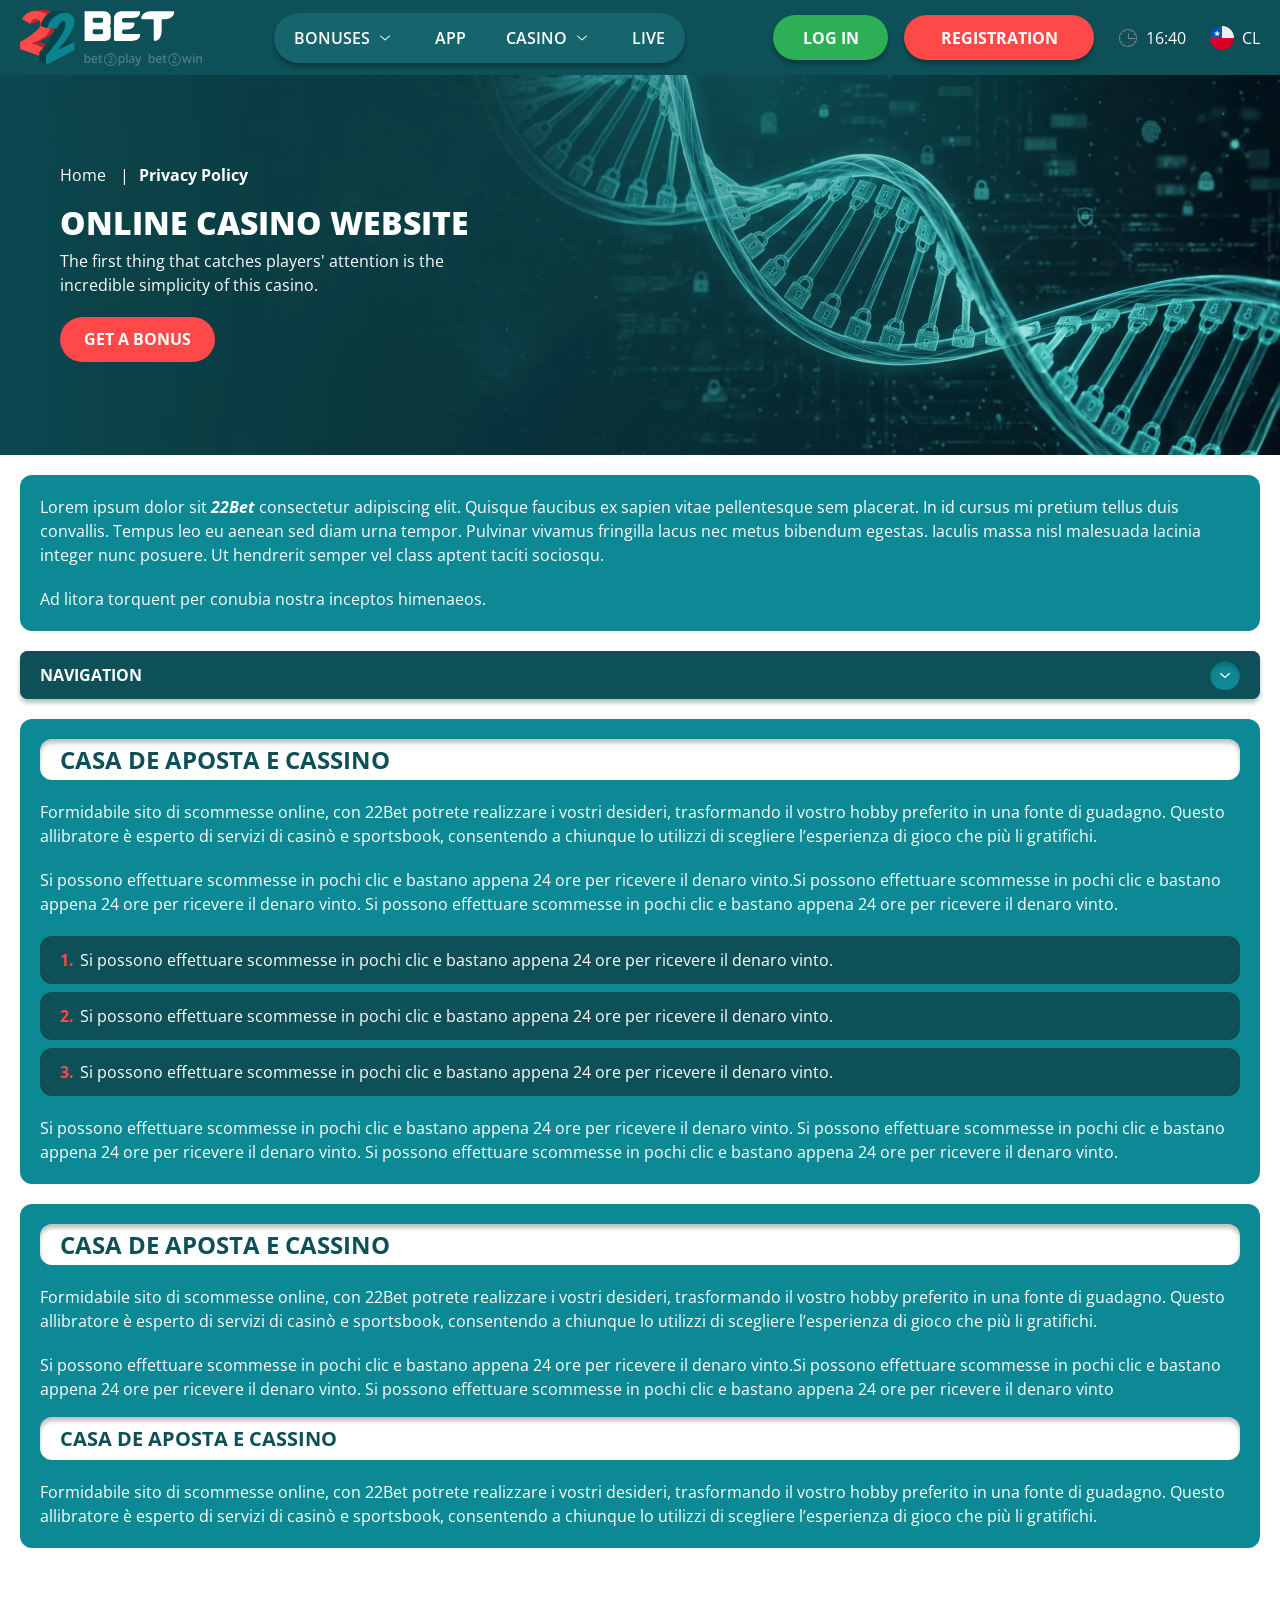
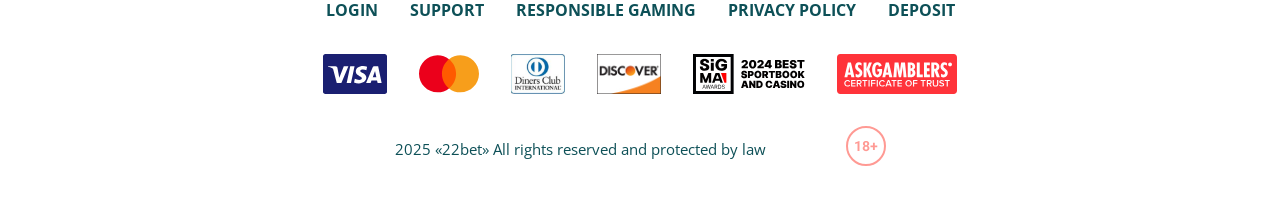
<file: policy.html>
<!DOCTYPE html>
<html lang="cl">
  <head>
    <meta charset="UTF-8" />
   
    <meta name="viewport" content="width=device-width, initial-scale=1.0" />
    <title>22Bet </title>
    <meta name="description" content />
    <meta property="og:site_name" content />
    <meta property="og:title" content />
    <meta property="og:type" content="website" />
    <meta property="og:url" content />
    <meta property="og:image" content />
    <meta property="og:image:alt" content />
    <meta property="og:locale" content="cl" />
    <meta property="og:description" content />
    <link rel="preconnect" href="https://fonts.googleapis.com" />
    <link rel="preconnect" href="https://fonts.gstatic.com" crossorigin="anonymous" />
   <link href="https://fonts.googleapis.com/css2?family=Open+Sans:ital,wght@0,300..800;1,300..800&display=swap" rel="stylesheet">
<link href="https://fonts.googleapis.com/css?family=Roboto+Condensed&display=swap" rel="stylesheet">

   <link rel="stylesheet" href="./css/reset.css" />
    <link rel="stylesheet" href="./css/main.css" />
    <link rel="stylesheet" href="./css/media.css"/>
    <link rel="icon" href="./images/Group.png" type="image/x-icon"/>
    <script
    src="https://code.jquery.com/jquery-3.6.1.min.js"
    integrity="sha256-o88AwQnZB+VDvE9tvIXrMQaPlFFSUTR+nldQm1LuPXQ="
    crossorigin="anonymous"
  ></script>
  </head>
  <body>
    <header class="header">
      <section class="content header__content">
        <a href="./index.html" class="logo header__logo"
          ><img src="./images/logo.svg" alt="logo" title
        /></a>
        <button class="header__btn-menu" >
          <svg width="16px" height="16px" viewBox="0 0 16 16" xmlns="http://www.w3.org/2000/svg">
              <rect y="0" width="16" height="3" rx="1.5"></rect>
              <rect y="6.5" width="16" height="3" rx="1.5"></rect>
              <rect y="13" width="16" height="3" rx="1.5"></rect>
            </svg>
        </button>

          <nav class="menu header__menu">
            <ul class="header__menu-list">
                
              <li class="">
              <div class="header__menu-wrapper">
                <div class="js-button-expander js-button-expander--menu" >
                <a href="./bonus.html" >
                <span>Bonuses</span>
              </a>
              </div>
              <div class="header__menu-wrap js-expand-content js-expand-content--menu">
                <ul >
                  <li>
                    <a href="./freeSpins.html">
                    <span>Free Spins</span>
                  </a></li>
                  <li><a href="./promoCode.html">
                    <span>Promo Code</span>
                  </a>
                </li>
                  <li><a href="./welcomeBonus.html">
                    <span>Welcome Bonus</span>
                  </a>
                </li>
                <li><a href="./vip.html">
                    <span>VIP</span>
                  </a>
                </li>
                </ul>
              </div>
              </div>
               <a href="./bonus.html" class="header__menu-item">
                <span>Bonuses</span>
              </a>
            </li>
              <li>
                <a href="./app.html">
                 App
                </a>
              </li>
              
              <li class="">
              <div class="header__menu-wrapper">
                <div class="js-button-expander js-button-expander--menu" >
                <a href="./casino.html" >
                <span> Casino</span>
              </a>
              </div>
              <div class="header__menu-wrap js-expand-content js-expand-content--menu">
                <ul >
                  <li>
                    <a href="./slots.html">
                    <span>Slots</span>
                  </a></li>
                 
                </ul>
              </div>
              </div>
               <a href="./casino.html" class="header__menu-item">
                <span>Casino</span>
              </a>
            </li>
               <li>
                <a href="./live.html">
               Live
                </a>
              </li>
              <li>
                    <a href="./freeSpins.html">
                    <span>Free Spins</span>
                  </a></li>
                  <li><a href="./promoCode.html">
                    <span>Promo Code</span>
                  </a>
                </li>
                  <li><a href="./welcomeBonus.html">
                    <span>Welcome Bonus</span>
                  </a>
                </li>
                <li><a href="./vip.html">
                    <span>VIP</span>
                  </a>
                </li>
             <li>
                    <a href="./slots.html">
                    <span>Slots</span>
                  </a></li>
             
             
            </ul>
            <div class="header__button header__button-menu " >
              <a href="#" class="button  button__login-menu">log in</a>
              <a href="#" class="button button__menu">registration</a>
            </div>
           
          </nav>
            <a href="#" class="button button__login">log in</a>
            <a href="#" class="button button__singup">registration</a>
            <div id="clock" class="header__time">00:00</div>
            <a href="#" class="header__flag">
                <span><img src="./images/flag.png" alt="flag" title /></span>
                <span>cl</span>
              </a>
      </section>
    </header>
     <main class="main home main-page">
        <section class=" hero hero__page">
           
            <div class="background  ">
              <img src="./images/layout-images/bg-policy.webp" alt="hero" title />
              
            </div>
            <div class="hero__wrapper hero__wrapper-page">
              <div class="hero__data hero__data-bonus">
                <ul
                class="breadcrumbs "
                
              >
                <li
                  
                >
                  <a href="/" >
                    <span >Home</span></a
                  >
                 
                </li>
                <li
                  
                >
                  <a href="#" > <span >Privacy Policy</span></a>
                 
                </li>
              </ul>
                <h1 class="title general hero__title">
                  Online Casino Website
                </h1>
                 <p class="hero__text">The first thing that catches players' attention is the incredible simplicity of this casino.</p>
               
                <a href="#" class="button  hero__button ">Get a Bonus</a>
               
              </div>
             
            </div>
          </section>
      <section class="main__wrap main__wrap-page">
       
       <section class="content__wrapper content__wrapper-page">

         
        
       
          <section class="content article">
            <p>
             Lorem ipsum dolor sit <a href="#">22Bet</a> consectetur adipiscing elit. Quisque faucibus ex sapien vitae pellentesque sem placerat. In id cursus mi pretium tellus duis convallis. Tempus leo eu aenean sed diam urna tempor. Pulvinar vivamus fringilla lacus nec metus bibendum egestas. Iaculis massa nisl malesuada lacinia integer nunc posuere. Ut hendrerit semper vel class aptent taciti sociosqu.
            </p>
            <p>
             Ad litora torquent per conubia nostra inceptos himenaeos.
            </p>
          </section>
        
            <section class="content menu-review__content">
              

            
                <div class="menu__review-desk menu__review-content">Navigation</div>
                <ul class="menu__review menu__review-list">
                  <li><a href="#">Lorem ipsum dolor sit</a></li>
                    <li><a href="#">Amet consectetur adipiscing</a></li>
                      <li><a href="#">Quisque faucibus ex sapien vitae</a></li>
                        <li><a href="#">Ut hendrerit sempero</a></li>
                          <li><a href="#">Pulvinar vivamus fringilla</a></li>
                           <li><a href="#">Ad litora torquent per conubia</a></li>
                         
                          
                </ul>
             
          
          </section>
          
        
          <section class="content article">
            <h2 class="title high article__title">Casa de Aposta e Cassino</h2>
             
            <p>
             Formidabile sito di scommesse online, con 22Bet potrete realizzare i vostri desideri, trasformando il vostro hobby preferito in una fonte di guadagno. Questo allibratore è esperto di servizi di casinò e sportsbook, consentendo a chiunque lo utilizzi di scegliere l’esperienza di gioco che più li gratifichi.
            </p>
            <p>
             Si possono effettuare scommesse in pochi clic e bastano appena 24 ore per ricevere il denaro vinto.Si possono effettuare scommesse in pochi clic e bastano appena 24 ore per ricevere il denaro vinto. Si possono effettuare scommesse in pochi clic e bastano appena 24 ore per ricevere il denaro vinto.
            </p>
           <ol>
              <li>Si possono effettuare scommesse in pochi clic e bastano appena 24 ore per ricevere il denaro vinto.</li>
              <li>Si possono effettuare scommesse in pochi clic e bastano appena 24 ore per ricevere il denaro vinto.</li>
              <li>Si possono effettuare scommesse in pochi clic e bastano appena 24 ore per ricevere il denaro vinto.</li>
            </ol>
            <p>Si possono effettuare scommesse in pochi clic e bastano appena 24 ore per ricevere il denaro vinto. Si possono effettuare scommesse in pochi clic e bastano appena 24 ore per ricevere il denaro vinto. Si possono effettuare scommesse in pochi clic e bastano appena 24 ore per ricevere il denaro vinto.</p>
          </section>
         
         
           <section class="content article">
            <h2 class="title high article__title">Casa de Aposta e Cassino</h2>
            <p>Formidabile sito di scommesse online, con 22Bet potrete realizzare i vostri desideri, trasformando il vostro hobby preferito in una fonte di guadagno. Questo allibratore è esperto di servizi di casinò e sportsbook, consentendo a chiunque lo utilizzi di scegliere l’esperienza di gioco che più li gratifichi.</p>
            <p>Si possono effettuare scommesse in pochi clic e bastano appena 24 ore per ricevere il denaro vinto.Si possono effettuare scommesse in pochi clic e bastano appena 24 ore per ricevere il denaro vinto. Si possono effettuare scommesse in pochi clic e bastano appena 24 ore per ricevere il denaro vinto</p>
            <h3>Casa de Aposta e Cassino</h3>
            <p>Formidabile sito di scommesse online, con 22Bet potrete realizzare i vostri desideri, trasformando il vostro hobby preferito in una fonte di guadagno. Questo allibratore è esperto di servizi di casinò e sportsbook, consentendo a chiunque lo utilizzi di scegliere l’esperienza di gioco che più li gratifichi.</p>
           </section>

        </section> 
      
        <div class=""  onclick="scrollToTop()">
          <button class="main__arrow" id="scrollToTopBtn"></button>
        </div> 
        
      </section>
    </main> 
     <footer class=" footer ">
      <section class="content footer__content">
        <ul class="footer__menu">
         <li><a href="./login.html">Login</a></li>
         <li><a href="./support.html">Support</a></li>
         <li><a href="./responsible.html">Responsible Gaming</a></li>
         <li><a href="./policy.html">Privacy Policy</a></li>
         <li><a href="./deposit.html">Deposit</a></li>
        </ul>
       
          <ul class="footer__cards-list">
           
            <li>
              <a href="#"
                ><img src="./images/visa.svg" alt="cardvisa" title
              /></a>
            </li>
            <li>
              <a href="#"
                ><img
                  src="./images/mastercard.svg"
                  alt="mastercard"
                  title
              /></a>
            </li>
            <li>
                <a href="#"
                  ><img src="./images/diners.svg" alt="diners" title
                /></a>
              </li>
              <li>
                <a href="#"
                  ><img src="./images/discover.svg" alt="discover" title
                /></a>
              </li>
              <li>
                <a href="#"
                  ><img src="./images/sigma.svg" alt="sigma" title
                /></a>
              </li>
              <li>
                <a href="#"
                  ><img src="./images/ask.svg" alt="ask" title
                /></a>
              </li>
            
          </ul>
       
        <div class="footer__wrapp">
          <div class="footer__text">
           
            <p>2025 «22bet» All rights reserved and protected by law

</p>
           
          </div>
          <div class="footer__age">
            <img src="./images/age.svg" alt="age" title />
          </div>
        </div>
      
      </section>
    </footer>
    <script src="./js/arrowUp.js" defer></script>
    <script src="./js/sidebar.js" defer></script>
    <script src="./js/expander.js" defer></script>
    <script src="./js/mobile-menu.js" defer></script>
    <script src="./js/clock.js" defer></script>
  </body>
</html>
</file>
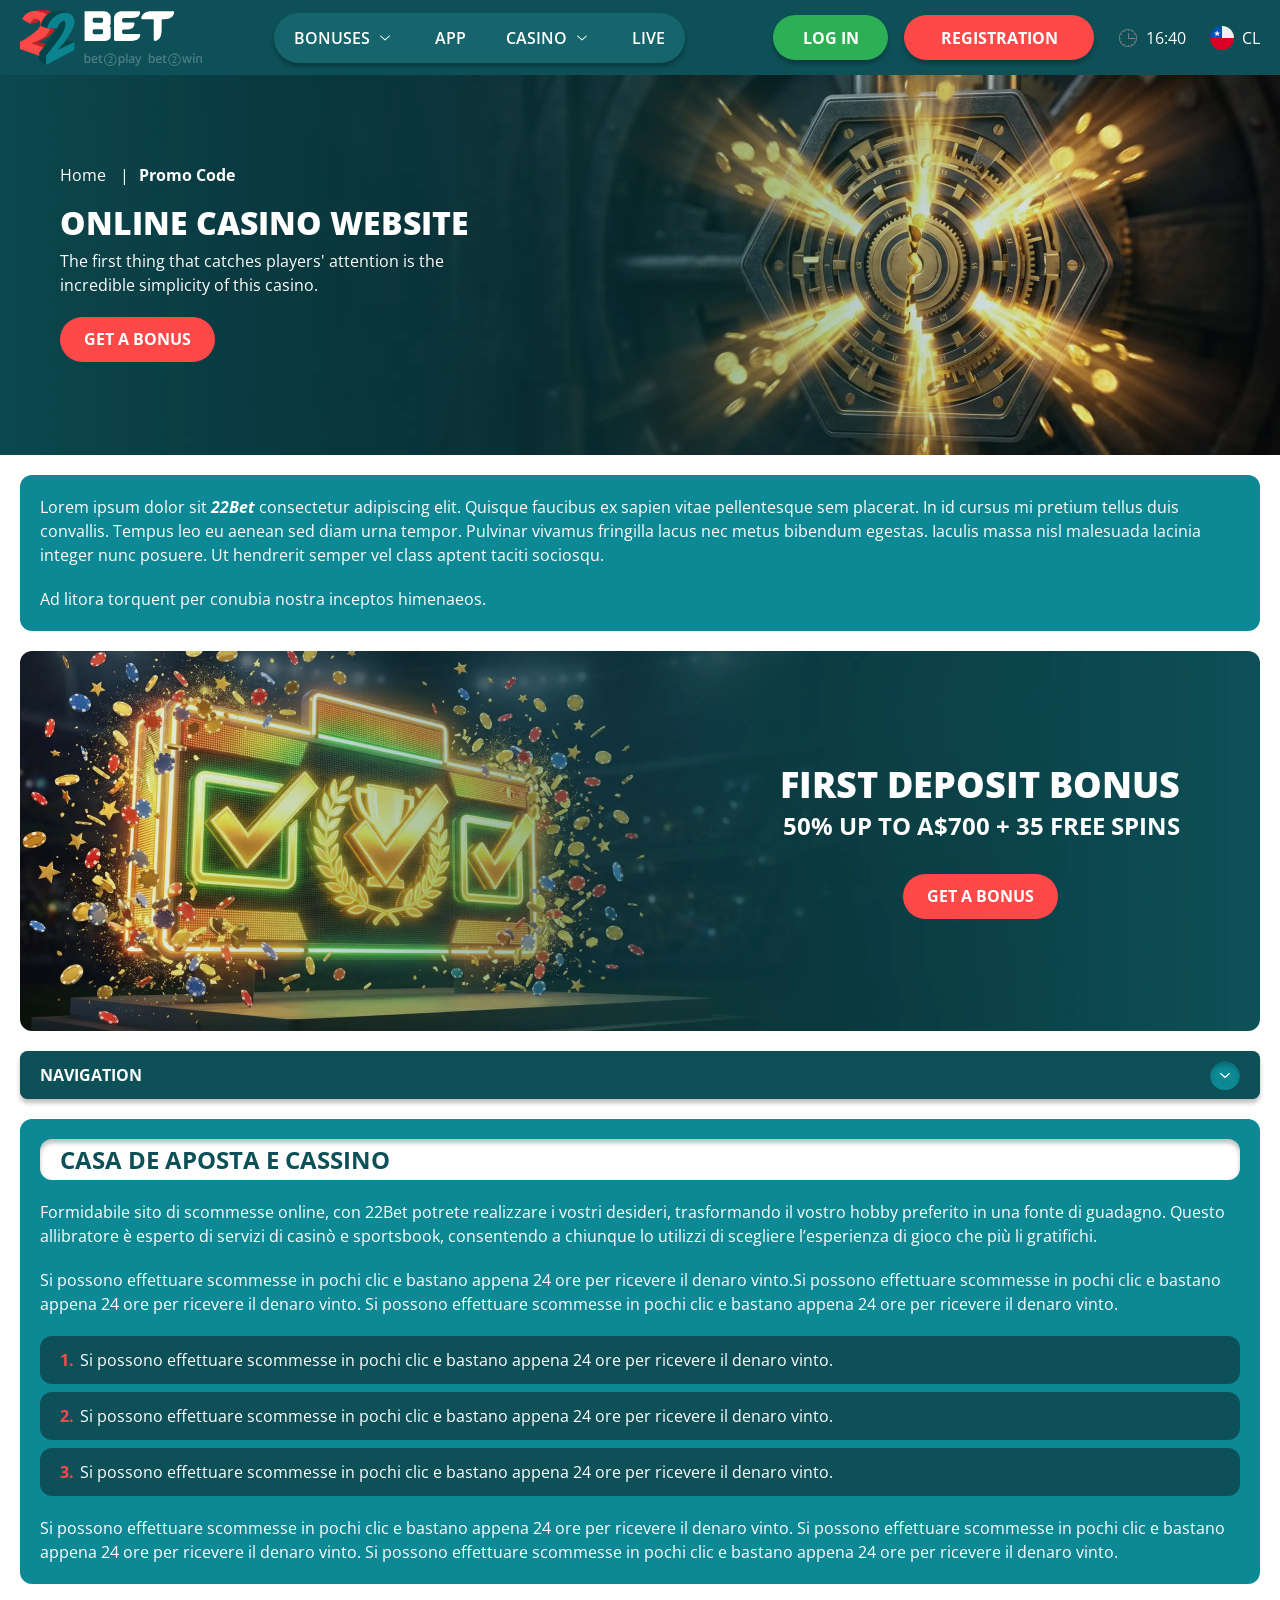
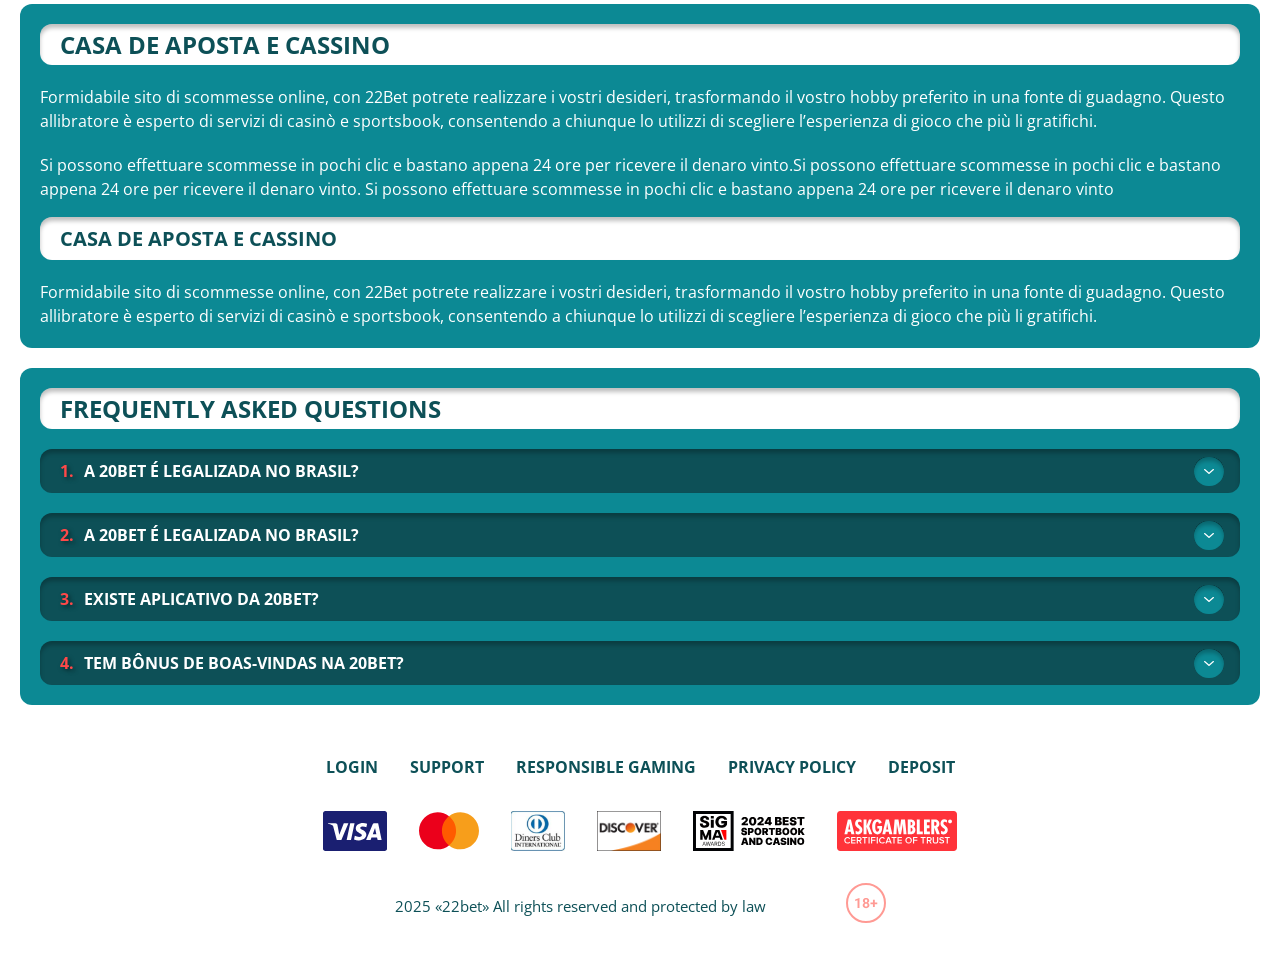
<file: promoCode.html>
<!DOCTYPE html>
<html lang="cl">
  <head>
    <meta charset="UTF-8" />
   
    <meta name="viewport" content="width=device-width, initial-scale=1.0" />
    <title>22Bet </title>
    <meta name="description" content />
    <meta property="og:site_name" content />
    <meta property="og:title" content />
    <meta property="og:type" content="website" />
    <meta property="og:url" content />
    <meta property="og:image" content />
    <meta property="og:image:alt" content />
    <meta property="og:locale" content="cl" />
    <meta property="og:description" content />
    <link rel="preconnect" href="https://fonts.googleapis.com" />
    <link rel="preconnect" href="https://fonts.gstatic.com" crossorigin="anonymous" />
   <link href="https://fonts.googleapis.com/css2?family=Open+Sans:ital,wght@0,300..800;1,300..800&display=swap" rel="stylesheet">
<link href="https://fonts.googleapis.com/css?family=Roboto+Condensed&display=swap" rel="stylesheet">

   <link rel="stylesheet" href="./css/reset.css" />
    <link rel="stylesheet" href="./css/main.css" />
    <link rel="stylesheet" href="./css/media.css"/>
    <link rel="icon" href="./images/Group.png" type="image/x-icon"/>
    <script
    src="https://code.jquery.com/jquery-3.6.1.min.js"
    integrity="sha256-o88AwQnZB+VDvE9tvIXrMQaPlFFSUTR+nldQm1LuPXQ="
    crossorigin="anonymous"
  ></script>
  </head>
  <body>
    <header class="header">
      <section class="content header__content">
        <a href="./index.html" class="logo header__logo"
          ><img src="./images/logo.svg" alt="logo" title
        /></a>
        <button class="header__btn-menu" >
          <svg width="16px" height="16px" viewBox="0 0 16 16" xmlns="http://www.w3.org/2000/svg">
              <rect y="0" width="16" height="3" rx="1.5"></rect>
              <rect y="6.5" width="16" height="3" rx="1.5"></rect>
              <rect y="13" width="16" height="3" rx="1.5"></rect>
            </svg>
        </button>

          <nav class="menu header__menu">
            <ul class="header__menu-list">
                
              <li class="">
              <div class="header__menu-wrapper">
                <div class="js-button-expander js-button-expander--menu" >
                <a href="./bonus.html" >
                <span>Bonuses</span>
              </a>
              </div>
              <div class="header__menu-wrap js-expand-content js-expand-content--menu">
                <ul >
                  <li>
                    <a href="./freeSpins.html">
                    <span>Free Spins</span>
                  </a></li>
                  <li><a href="./promoCode.html">
                    <span>Promo Code</span>
                  </a>
                </li>
                  <li><a href="./welcomeBonus.html">
                    <span>Welcome Bonus</span>
                  </a>
                </li>
                <li><a href="./vip.html">
                    <span>VIP</span>
                  </a>
                </li>
                </ul>
              </div>
              </div>
               <a href="./bonus.html" class="header__menu-item">
                <span>Bonuses</span>
              </a>
            </li>
              <li>
                <a href="./app.html">
                 App
                </a>
              </li>
              
              <li class="">
              <div class="header__menu-wrapper">
                <div class="js-button-expander js-button-expander--menu" >
                <a href="./casino.html" >
                <span> Casino</span>
              </a>
              </div>
              <div class="header__menu-wrap js-expand-content js-expand-content--menu">
                <ul >
                  <li>
                    <a href="./slots.html">
                    <span>Slots</span>
                  </a></li>
                 
                </ul>
              </div>
              </div>
               <a href="./casino.html" class="header__menu-item">
                <span>Casino</span>
              </a>
            </li>
               <li>
                <a href="./live.html">
               Live
                </a>
              </li>
              <li>
                    <a href="./freeSpins.html">
                    <span>Free Spins</span>
                  </a></li>
                  <li><a href="./promoCode.html">
                    <span>Promo Code</span>
                  </a>
                </li>
                  <li><a href="./welcomeBonus.html">
                    <span>Welcome Bonus</span>
                  </a>
                </li>
                <li><a href="./vip.html">
                    <span>VIP</span>
                  </a>
                </li>
             <li>
                    <a href="./slots.html">
                    <span>Slots</span>
                  </a></li>
             
             
            </ul>
            <div class="header__button header__button-menu " >
              <a href="#" class="button  button__login-menu">log in</a>
              <a href="#" class="button button__menu">registration</a>
            </div>
           
          </nav>
            <a href="#" class="button button__login">log in</a>
            <a href="#" class="button button__singup">registration</a>
            <div id="clock" class="header__time">00:00</div>
            <a href="#" class="header__flag">
                <span><img src="./images/flag.png" alt="flag" title /></span>
                <span>cl</span>
              </a>
      </section>
    </header>
     <main class="main home main-page">
        <section class=" hero hero__page">
           
            <div class="background ">
              <img src="./images/layout-images/bg-promoCode.webp" alt="hero" title />
              
            </div>
            <div class="hero__wrapper hero__wrapper-page">
              <div class="hero__data hero__data-bonus">
                <ul
                class="breadcrumbs "
                
              >
                <li
                  
                >
                  <a href="/" >
                    <span >Home</span></a
                  >
                 
                </li>
                <li
                  
                >
                  <a href="#" > <span >Promo Code</span></a>
                 
                </li>
              </ul>
                <h1 class="title general hero__title">
                  Online Casino Website
                </h1>
                 <p class="hero__text">The first thing that catches players' attention is the incredible simplicity of this casino.</p>
               
                <a href="#" class="button  hero__button ">Get a Bonus</a>
               
              </div>
             
            </div>
          </section>
      <section class="main__wrap main__wrap-page">
       
       <section class="content__wrapper content__wrapper-page">

         
        
       
          <section class="content article">
            <p>
             Lorem ipsum dolor sit <a href="#">22Bet</a> consectetur adipiscing elit. Quisque faucibus ex sapien vitae pellentesque sem placerat. In id cursus mi pretium tellus duis convallis. Tempus leo eu aenean sed diam urna tempor. Pulvinar vivamus fringilla lacus nec metus bibendum egestas. Iaculis massa nisl malesuada lacinia integer nunc posuere. Ut hendrerit semper vel class aptent taciti sociosqu.
            </p>
            <p>
             Ad litora torquent per conubia nostra inceptos himenaeos.
            </p>
          </section>
         
             
            <section class="content banner banner-main">
            <div class="background banner__background">
              
              <img src="./images/layout-images/banner-promoCode.webp" alt="banner" title />
              
            </div>
            <div class="banner__info">
              
              <h2 class="title high banner__title-main">
                  
               first Deposit Bonus
              </h2>
            <p class="banner__subtitle">50% up to A$700 + 35 Free spins</p>
              <a href="#" class="button banner__button">Get a Bonus</a>
            </div>
          </section>
        
         <section class="content menu-review__content">
              

            
                <div class="menu__review-desk menu__review-content">Navigation</div>
                <ul class="menu__review menu__review-list">
                  <li><a href="#">Lorem ipsum dolor sit</a></li>
                    <li><a href="#">Amet consectetur adipiscing</a></li>
                      <li><a href="#">Quisque faucibus ex sapien vitae</a></li>
                        <li><a href="#">Ut hendrerit sempero</a></li>
                          <li><a href="#">Pulvinar vivamus fringilla</a></li>
                           <li><a href="#">Ad litora torquent per conubia</a></li>
                         
                          
                </ul>
             
          
          </section>
          
        
          <section class="content article">
            <h2 class="title high article__title">Casa de Aposta e Cassino</h2>
             
            <p>
             Formidabile sito di scommesse online, con 22Bet potrete realizzare i vostri desideri, trasformando il vostro hobby preferito in una fonte di guadagno. Questo allibratore è esperto di servizi di casinò e sportsbook, consentendo a chiunque lo utilizzi di scegliere l’esperienza di gioco che più li gratifichi.
            </p>
            <p>
             Si possono effettuare scommesse in pochi clic e bastano appena 24 ore per ricevere il denaro vinto.Si possono effettuare scommesse in pochi clic e bastano appena 24 ore per ricevere il denaro vinto. Si possono effettuare scommesse in pochi clic e bastano appena 24 ore per ricevere il denaro vinto.
            </p>
           <ol>
              <li>Si possono effettuare scommesse in pochi clic e bastano appena 24 ore per ricevere il denaro vinto.</li>
              <li>Si possono effettuare scommesse in pochi clic e bastano appena 24 ore per ricevere il denaro vinto.</li>
              <li>Si possono effettuare scommesse in pochi clic e bastano appena 24 ore per ricevere il denaro vinto.</li>
            </ol>
            <p>Si possono effettuare scommesse in pochi clic e bastano appena 24 ore per ricevere il denaro vinto. Si possono effettuare scommesse in pochi clic e bastano appena 24 ore per ricevere il denaro vinto. Si possono effettuare scommesse in pochi clic e bastano appena 24 ore per ricevere il denaro vinto.</p>
          </section>
         
         
           <section class="content article">
            <h2 class="title high article__title">Casa de Aposta e Cassino</h2>
            <p>Formidabile sito di scommesse online, con 22Bet potrete realizzare i vostri desideri, trasformando il vostro hobby preferito in una fonte di guadagno. Questo allibratore è esperto di servizi di casinò e sportsbook, consentendo a chiunque lo utilizzi di scegliere l’esperienza di gioco che più li gratifichi.</p>
            <p>Si possono effettuare scommesse in pochi clic e bastano appena 24 ore per ricevere il denaro vinto.Si possono effettuare scommesse in pochi clic e bastano appena 24 ore per ricevere il denaro vinto. Si possono effettuare scommesse in pochi clic e bastano appena 24 ore per ricevere il denaro vinto</p>
            <h3>Casa de Aposta e Cassino</h3>
            <p>Formidabile sito di scommesse online, con 22Bet potrete realizzare i vostri desideri, trasformando il vostro hobby preferito in una fonte di guadagno. Questo allibratore è esperto di servizi di casinò e sportsbook, consentendo a chiunque lo utilizzi di scegliere l’esperienza di gioco che più li gratifichi.</p>
           </section>

          <section class="content faq">
            <h2 class="title high faq__title">Frequently Asked Questions</h2>
            <ul class="faq__list " >
              <li class="faq__item"  >
                <h3 class="title medium faq__subtitle js-button-expander js-button-expander--faq"  >A 20Bet é legalizada no Brasil?
                 </h3>
                <div  class="faq__answer js-expand-content js-expand-content--faq" >
                  <p  >
                    Sim, a casa de apostas tem licença emitida por Curaçao, que é reconhecida no Brasil e a permite atuar por aqui.
                  </p>
                </div>
              </li>
              <li class="faq__item"  >
                <h3 class="title medium faq__subtitle js-button-expander js-button-expander--faq"  >A 20Bet é legalizada no Brasil?</h3>
                <div class="faq__answer js-expand-content js-expand-content--faq" >
                  <p  >
                    Sim, a casa de apostas tem licença emitida por Curaçao, que é reconhecida no Brasil e a permite atuar por aqui.
                  </p>
                </div>
              </li> 
              <li class="faq__item"  >
                <h3 class="title medium faq__subtitle js-button-expander js-button-expander--faq"  >Existe aplicativo da 20Bet?</h3>
                <div class="faq__answer js-expand-content js-expand-content--faq" >
                  <p  >
                   Sim, disponível para sistemas operacionais iOS e Android.
                  </p>
                </div>
              </li> 
              <li class="faq__item"  >
                <h3 class="title medium faq__subtitle js-button-expander js-button-expander--faq"  >Tem bônus de boas-vindas na 20Bet?</h3>
                <div class="faq__answer js-expand-content js-expand-content--faq" >
                  <p  >
                   O pacote especial para novos usuários da 20Bet paga 100% sobre o primeiro depósito, com limite de 600 BRL.
                  </p>
                </div>
              </li> 
             
            </ul>
          </section>
          
        </section> 
      
        <div class=""  onclick="scrollToTop()">
          <button class="main__arrow" id="scrollToTopBtn"></button>
        </div> 
        
      </section>
    </main> 
   <footer class=" footer ">
      <section class="content footer__content">
        <ul class="footer__menu">
         <li><a href="./login.html">Login</a></li>
         <li><a href="./support.html">Support</a></li>
         <li><a href="./responsible.html">Responsible Gaming</a></li>
         <li><a href="./policy.html">Privacy Policy</a></li>
         <li><a href="./deposit.html">Deposit</a></li>
        </ul>
       
          <ul class="footer__cards-list">
           
            <li>
              <a href="#"
                ><img src="./images/visa.svg" alt="cardvisa" title
              /></a>
            </li>
            <li>
              <a href="#"
                ><img
                  src="./images/mastercard.svg"
                  alt="mastercard"
                  title
              /></a>
            </li>
            <li>
                <a href="#"
                  ><img src="./images/diners.svg" alt="diners" title
                /></a>
              </li>
              <li>
                <a href="#"
                  ><img src="./images/discover.svg" alt="discover" title
                /></a>
              </li>
              <li>
                <a href="#"
                  ><img src="./images/sigma.svg" alt="sigma" title
                /></a>
              </li>
              <li>
                <a href="#"
                  ><img src="./images/ask.svg" alt="ask" title
                /></a>
              </li>
            
          </ul>
       
        <div class="footer__wrapp">
          <div class="footer__text">
           
            <p>2025 «22bet» All rights reserved and protected by law

</p>
           
          </div>
          <div class="footer__age">
            <img src="./images/age.svg" alt="age" title />
          </div>
        </div>
      
      </section>
    </footer>
    <script src="./js/arrowUp.js" defer></script>
    <script src="./js/sidebar.js" defer></script>
    <script src="./js/expander.js" defer></script>
    <script src="./js/mobile-menu.js" defer></script>
    <script src="./js/clock.js" defer></script>
  </body>
</html>
</file>
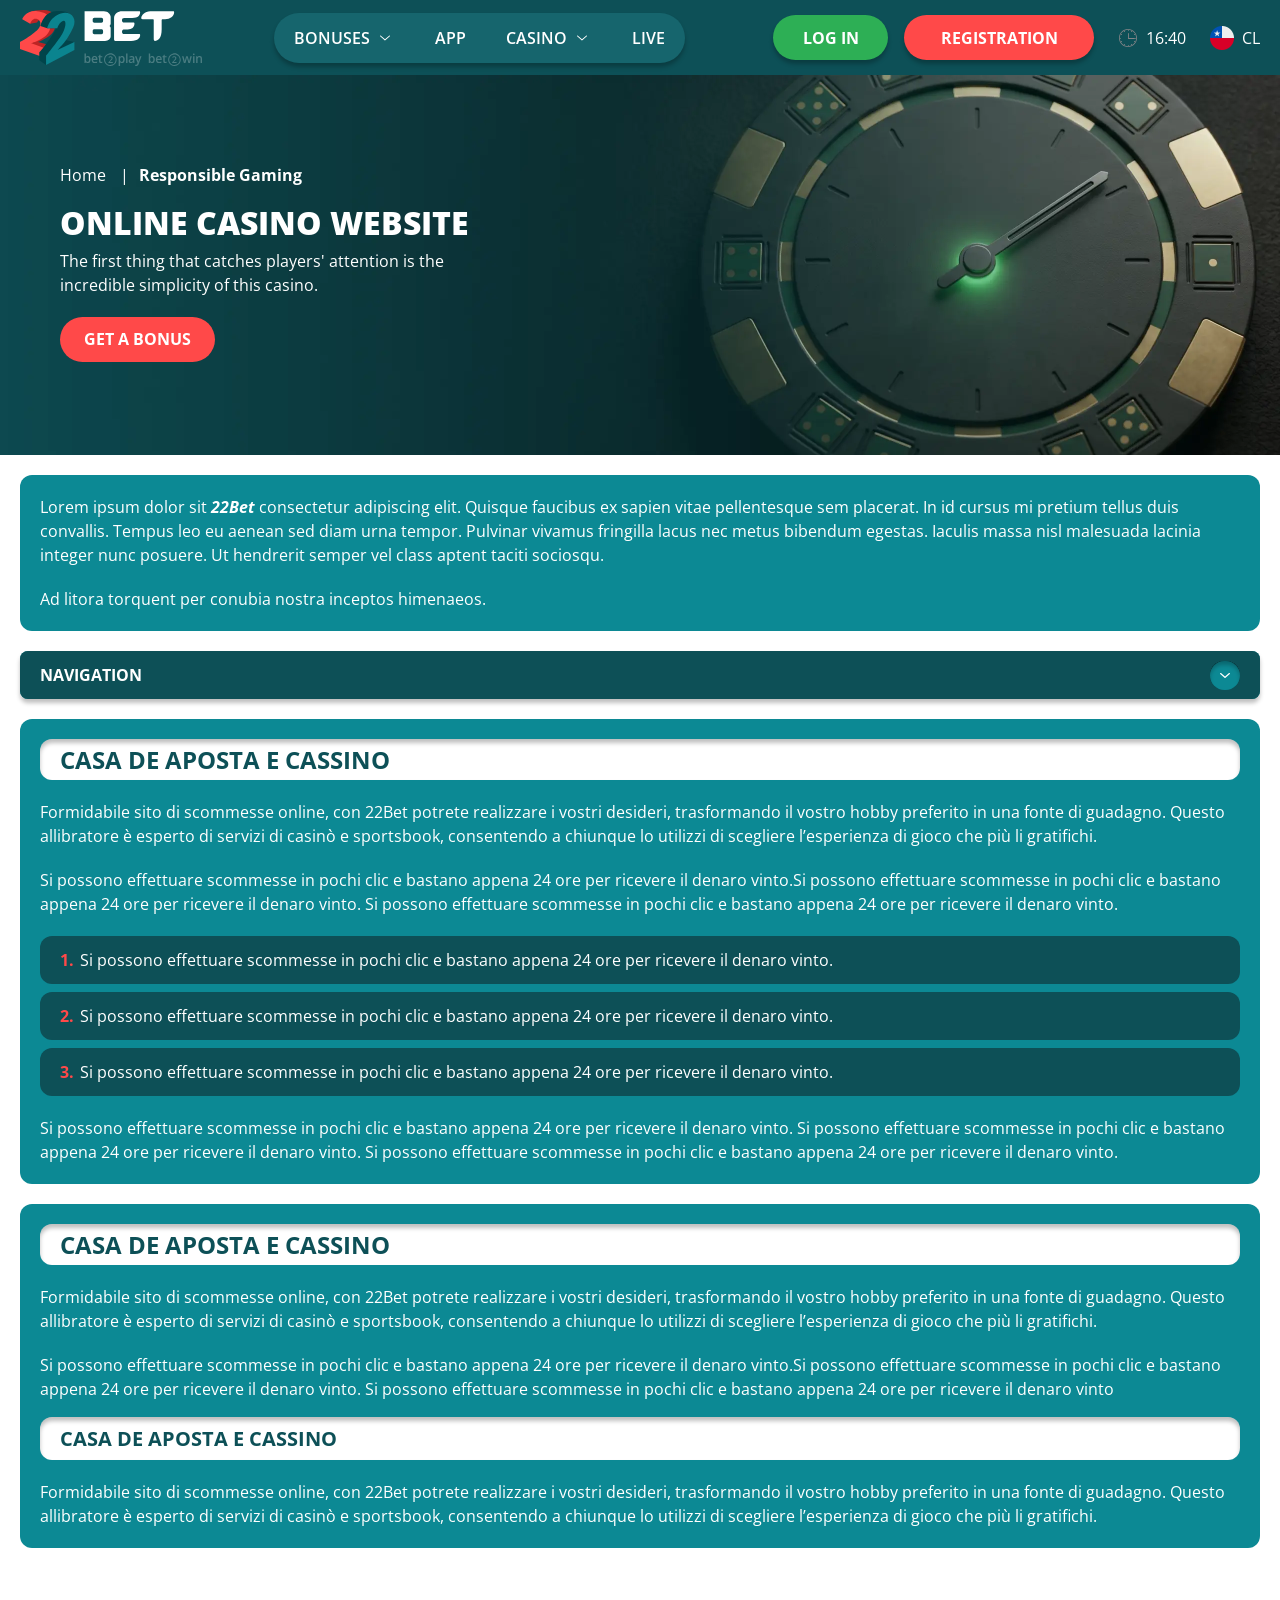
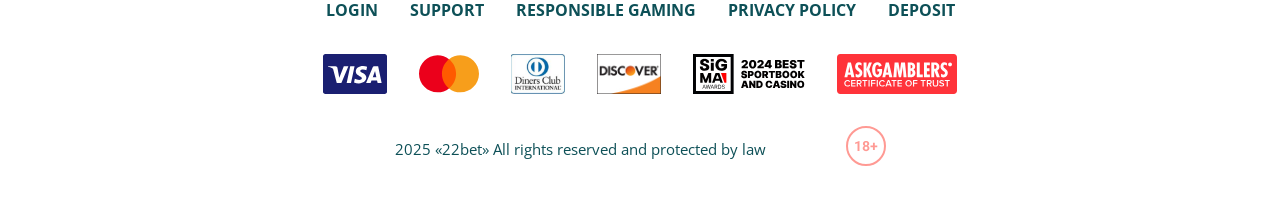
<file: responsible.html>
<!DOCTYPE html>
<html lang="cl">
  <head>
    <meta charset="UTF-8" />
   
    <meta name="viewport" content="width=device-width, initial-scale=1.0" />
    <title>22Bet </title>
    <meta name="description" content />
    <meta property="og:site_name" content />
    <meta property="og:title" content />
    <meta property="og:type" content="website" />
    <meta property="og:url" content />
    <meta property="og:image" content />
    <meta property="og:image:alt" content />
    <meta property="og:locale" content="cl" />
    <meta property="og:description" content />
    <link rel="preconnect" href="https://fonts.googleapis.com" />
    <link rel="preconnect" href="https://fonts.gstatic.com" crossorigin="anonymous" />
   <link href="https://fonts.googleapis.com/css2?family=Open+Sans:ital,wght@0,300..800;1,300..800&display=swap" rel="stylesheet">
<link href="https://fonts.googleapis.com/css?family=Roboto+Condensed&display=swap" rel="stylesheet">

   <link rel="stylesheet" href="./css/reset.css" />
    <link rel="stylesheet" href="./css/main.css" />
    <link rel="stylesheet" href="./css/media.css"/>
    <link rel="icon" href="./images/Group.png" type="image/x-icon"/>
    <script
    src="https://code.jquery.com/jquery-3.6.1.min.js"
    integrity="sha256-o88AwQnZB+VDvE9tvIXrMQaPlFFSUTR+nldQm1LuPXQ="
    crossorigin="anonymous"
  ></script>
  </head>
  <body>
    <header class="header">
      <section class="content header__content">
        <a href="./index.html" class="logo header__logo"
          ><img src="./images/logo.svg" alt="logo" title
        /></a>
        <button class="header__btn-menu" >
          <svg width="16px" height="16px" viewBox="0 0 16 16" xmlns="http://www.w3.org/2000/svg">
              <rect y="0" width="16" height="3" rx="1.5"></rect>
              <rect y="6.5" width="16" height="3" rx="1.5"></rect>
              <rect y="13" width="16" height="3" rx="1.5"></rect>
            </svg>
        </button>

          <nav class="menu header__menu">
            <ul class="header__menu-list">
                
              <li class="">
              <div class="header__menu-wrapper">
                <div class="js-button-expander js-button-expander--menu" >
                <a href="./bonus.html" >
                <span>Bonuses</span>
              </a>
              </div>
              <div class="header__menu-wrap js-expand-content js-expand-content--menu">
                <ul >
                  <li>
                    <a href="./freeSpins.html">
                    <span>Free Spins</span>
                  </a></li>
                  <li><a href="./promoCode.html">
                    <span>Promo Code</span>
                  </a>
                </li>
                  <li><a href="./welcomeBonus.html">
                    <span>Welcome Bonus</span>
                  </a>
                </li>
                <li><a href="./vip.html">
                    <span>VIP</span>
                  </a>
                </li>
                </ul>
              </div>
              </div>
               <a href="./bonus.html" class="header__menu-item">
                <span>Bonuses</span>
              </a>
            </li>
              <li>
                <a href="./app.html">
                 App
                </a>
              </li>
              
              <li class="">
              <div class="header__menu-wrapper">
                <div class="js-button-expander js-button-expander--menu" >
                <a href="./casino.html" >
                <span> Casino</span>
              </a>
              </div>
              <div class="header__menu-wrap js-expand-content js-expand-content--menu">
                <ul >
                  <li>
                    <a href="./slots.html">
                    <span>Slots</span>
                  </a></li>
                 
                </ul>
              </div>
              </div>
               <a href="./casino.html" class="header__menu-item">
                <span>Casino</span>
              </a>
            </li>
               <li>
                <a href="./live.html">
               Live
                </a>
              </li>
              <li>
                    <a href="./freeSpins.html">
                    <span>Free Spins</span>
                  </a></li>
                  <li><a href="./promoCode.html">
                    <span>Promo Code</span>
                  </a>
                </li>
                  <li><a href="./welcomeBonus.html">
                    <span>Welcome Bonus</span>
                  </a>
                </li>
                <li><a href="./vip.html">
                    <span>VIP</span>
                  </a>
                </li>
             <li>
                    <a href="./slots.html">
                    <span>Slots</span>
                  </a></li>
             
             
            </ul>
            <div class="header__button header__button-menu " >
              <a href="#" class="button  button__login-menu">log in</a>
              <a href="#" class="button button__menu">registration</a>
            </div>
           
          </nav>
            <a href="#" class="button button__login">log in</a>
            <a href="#" class="button button__singup">registration</a>
            <div id="clock" class="header__time">00:00</div>
            <a href="#" class="header__flag">
                <span><img src="./images/flag.png" alt="flag" title /></span>
                <span>cl</span>
              </a>
      </section>
    </header>
     <main class="main home main-page">
        <section class=" hero hero__page">
           
            <div class="background ">
              <img src="./images/layout-images/bg-responsible.webp" alt="hero" title />
              
            </div>
            <div class="hero__wrapper hero__wrapper-page">
              <div class="hero__data hero__data-bonus">
                <ul
                class="breadcrumbs "
                
              >
                <li
                  
                >
                  <a href="/" >
                    <span >Home</span></a
                  >
                 
                </li>
                <li
                  
                >
                  <a href="#" > <span >Responsible Gaming</span></a>
                 
                </li>
              </ul>
                <h1 class="title general hero__title">
                  Online Casino Website
                </h1>
                 <p class="hero__text">The first thing that catches players' attention is the incredible simplicity of this casino.</p>
               
                <a href="#" class="button  hero__button ">Get a Bonus</a>
               
              </div>
             
            </div>
          </section>
      <section class="main__wrap main__wrap-page">
       
       <section class="content__wrapper content__wrapper-page">

         
        
       
          <section class="content article">
            <p>
             Lorem ipsum dolor sit <a href="#">22Bet</a> consectetur adipiscing elit. Quisque faucibus ex sapien vitae pellentesque sem placerat. In id cursus mi pretium tellus duis convallis. Tempus leo eu aenean sed diam urna tempor. Pulvinar vivamus fringilla lacus nec metus bibendum egestas. Iaculis massa nisl malesuada lacinia integer nunc posuere. Ut hendrerit semper vel class aptent taciti sociosqu.
            </p>
            <p>
             Ad litora torquent per conubia nostra inceptos himenaeos.
            </p>
          </section>
        
         <section class="content menu-review__content">
              

            
                <div class="menu__review-desk menu__review-content">Navigation</div>
                <ul class="menu__review menu__review-list">
                  <li><a href="#">Lorem ipsum dolor sit</a></li>
                    <li><a href="#">Amet consectetur adipiscing</a></li>
                      <li><a href="#">Quisque faucibus ex sapien vitae</a></li>
                        <li><a href="#">Ut hendrerit sempero</a></li>
                          <li><a href="#">Pulvinar vivamus fringilla</a></li>
                           <li><a href="#">Ad litora torquent per conubia</a></li>
                         
                          
                </ul>
             
          
          </section>
          
          
        
          <section class="content article">
            <h2 class="title high article__title">Casa de Aposta e Cassino</h2>
             
            <p>
             Formidabile sito di scommesse online, con 22Bet potrete realizzare i vostri desideri, trasformando il vostro hobby preferito in una fonte di guadagno. Questo allibratore è esperto di servizi di casinò e sportsbook, consentendo a chiunque lo utilizzi di scegliere l’esperienza di gioco che più li gratifichi.
            </p>
            <p>
             Si possono effettuare scommesse in pochi clic e bastano appena 24 ore per ricevere il denaro vinto.Si possono effettuare scommesse in pochi clic e bastano appena 24 ore per ricevere il denaro vinto. Si possono effettuare scommesse in pochi clic e bastano appena 24 ore per ricevere il denaro vinto.
            </p>
           <ol>
              <li>Si possono effettuare scommesse in pochi clic e bastano appena 24 ore per ricevere il denaro vinto.</li>
              <li>Si possono effettuare scommesse in pochi clic e bastano appena 24 ore per ricevere il denaro vinto.</li>
              <li>Si possono effettuare scommesse in pochi clic e bastano appena 24 ore per ricevere il denaro vinto.</li>
            </ol>
            <p>Si possono effettuare scommesse in pochi clic e bastano appena 24 ore per ricevere il denaro vinto. Si possono effettuare scommesse in pochi clic e bastano appena 24 ore per ricevere il denaro vinto. Si possono effettuare scommesse in pochi clic e bastano appena 24 ore per ricevere il denaro vinto.</p>
          </section>
         
         
           <section class="content article">
            <h2 class="title high article__title">Casa de Aposta e Cassino</h2>
            <p>Formidabile sito di scommesse online, con 22Bet potrete realizzare i vostri desideri, trasformando il vostro hobby preferito in una fonte di guadagno. Questo allibratore è esperto di servizi di casinò e sportsbook, consentendo a chiunque lo utilizzi di scegliere l’esperienza di gioco che più li gratifichi.</p>
            <p>Si possono effettuare scommesse in pochi clic e bastano appena 24 ore per ricevere il denaro vinto.Si possono effettuare scommesse in pochi clic e bastano appena 24 ore per ricevere il denaro vinto. Si possono effettuare scommesse in pochi clic e bastano appena 24 ore per ricevere il denaro vinto</p>
            <h3>Casa de Aposta e Cassino</h3>
            <p>Formidabile sito di scommesse online, con 22Bet potrete realizzare i vostri desideri, trasformando il vostro hobby preferito in una fonte di guadagno. Questo allibratore è esperto di servizi di casinò e sportsbook, consentendo a chiunque lo utilizzi di scegliere l’esperienza di gioco che più li gratifichi.</p>
           </section>

        </section> 
      
        <div class=""  onclick="scrollToTop()">
          <button class="main__arrow" id="scrollToTopBtn"></button>
        </div> 
        
      </section>
    </main> 
     <footer class=" footer ">
      <section class="content footer__content">
        <ul class="footer__menu">
         <li><a href="./login.html">Login</a></li>
         <li><a href="./support.html">Support</a></li>
         <li><a href="./responsible.html">Responsible Gaming</a></li>
         <li><a href="./policy.html">Privacy Policy</a></li>
         <li><a href="./deposit.html">Deposit</a></li>
        </ul>
       
          <ul class="footer__cards-list">
           
            <li>
              <a href="#"
                ><img src="./images/visa.svg" alt="cardvisa" title
              /></a>
            </li>
            <li>
              <a href="#"
                ><img
                  src="./images/mastercard.svg"
                  alt="mastercard"
                  title
              /></a>
            </li>
            <li>
                <a href="#"
                  ><img src="./images/diners.svg" alt="diners" title
                /></a>
              </li>
              <li>
                <a href="#"
                  ><img src="./images/discover.svg" alt="discover" title
                /></a>
              </li>
              <li>
                <a href="#"
                  ><img src="./images/sigma.svg" alt="sigma" title
                /></a>
              </li>
              <li>
                <a href="#"
                  ><img src="./images/ask.svg" alt="ask" title
                /></a>
              </li>
            
          </ul>
       
        <div class="footer__wrapp">
          <div class="footer__text">
           
            <p>2025 «22bet» All rights reserved and protected by law

</p>
           
          </div>
          <div class="footer__age">
            <img src="./images/age.svg" alt="age" title />
          </div>
        </div>
      
      </section>
    </footer>
    <script src="./js/arrowUp.js" defer></script>
    <script src="./js/sidebar.js" defer></script>
    <script src="./js/expander.js" defer></script>
    <script src="./js/mobile-menu.js" defer></script>
    <script src="./js/clock.js" defer></script>
  </body>
</html>
</file>
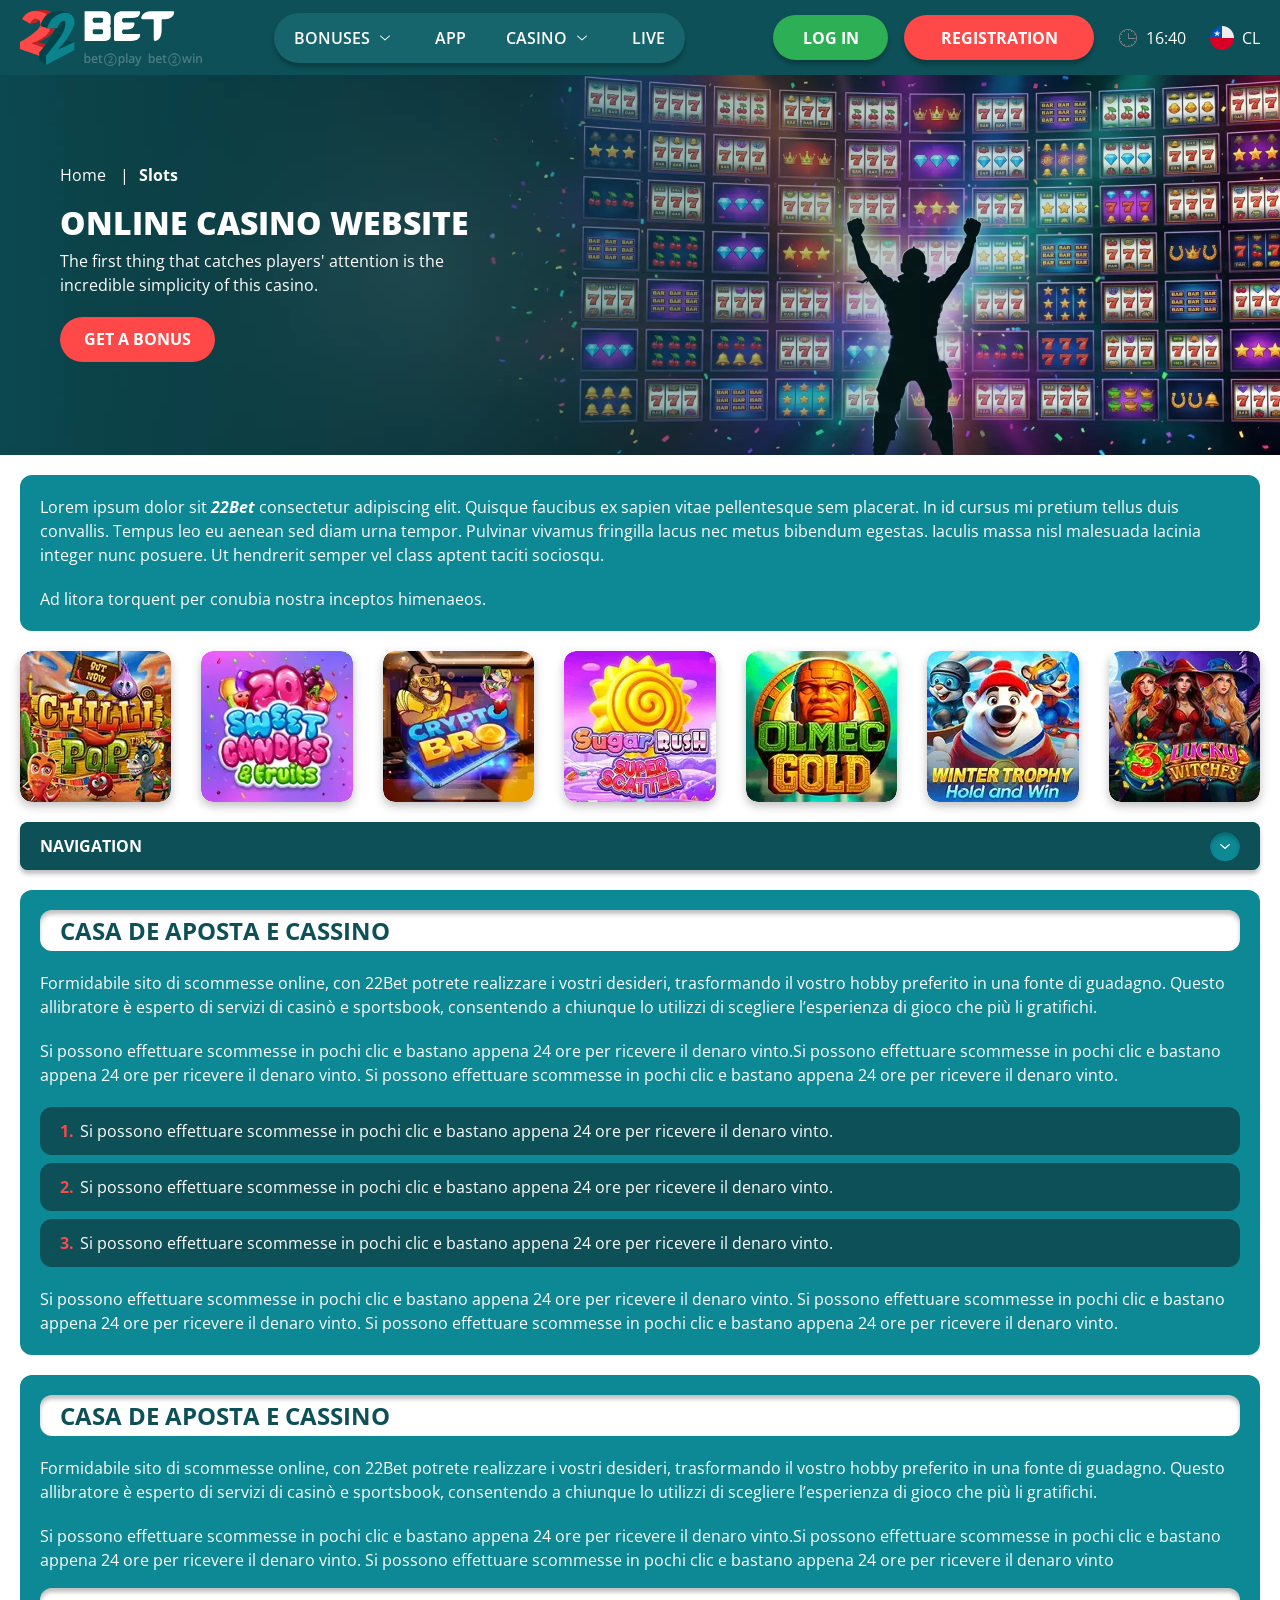
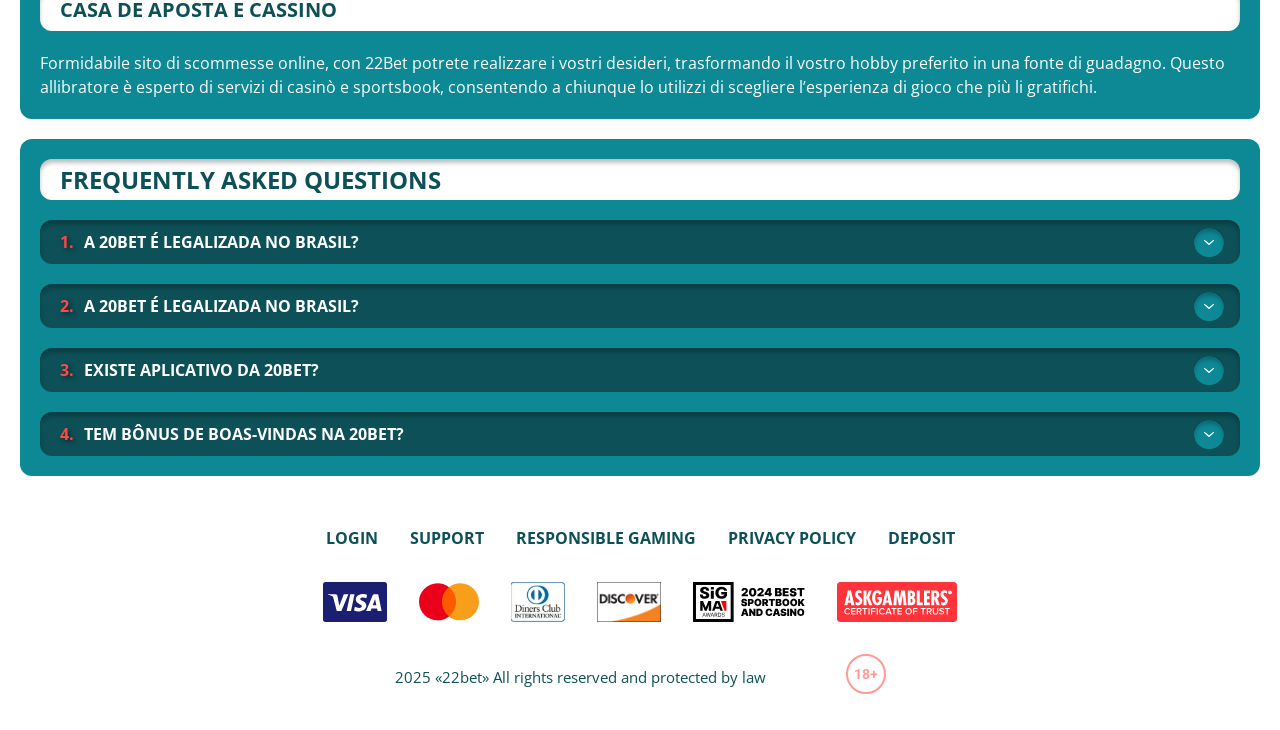
<file: slots.html>
<!DOCTYPE html>
<html lang="cl">
  <head>
    <meta charset="UTF-8" />
   
    <meta name="viewport" content="width=device-width, initial-scale=1.0" />
    <title>22Bet </title>
    <meta name="description" content />
    <meta property="og:site_name" content />
    <meta property="og:title" content />
    <meta property="og:type" content="website" />
    <meta property="og:url" content />
    <meta property="og:image" content />
    <meta property="og:image:alt" content />
    <meta property="og:locale" content="cl" />
    <meta property="og:description" content />
    <link rel="preconnect" href="https://fonts.googleapis.com" />
    <link rel="preconnect" href="https://fonts.gstatic.com" crossorigin="anonymous" />
   <link href="https://fonts.googleapis.com/css2?family=Open+Sans:ital,wght@0,300..800;1,300..800&display=swap" rel="stylesheet">
<link href="https://fonts.googleapis.com/css?family=Roboto+Condensed&display=swap" rel="stylesheet">

   <link rel="stylesheet" href="./css/reset.css" />
    <link rel="stylesheet" href="./css/main.css" />
    <link rel="stylesheet" href="./css/media.css"/>
    <link rel="icon" href="./images/Group.png" type="image/x-icon"/>
    <script
    src="https://code.jquery.com/jquery-3.6.1.min.js"
    integrity="sha256-o88AwQnZB+VDvE9tvIXrMQaPlFFSUTR+nldQm1LuPXQ="
    crossorigin="anonymous"
  ></script>
  </head>
  <body>
    <header class="header">
      <section class="content header__content">
        <a href="./index.html" class="logo header__logo"
          ><img src="./images/logo.svg" alt="logo" title
        /></a>
        <button class="header__btn-menu" >
          <svg width="16px" height="16px" viewBox="0 0 16 16" xmlns="http://www.w3.org/2000/svg">
              <rect y="0" width="16" height="3" rx="1.5"></rect>
              <rect y="6.5" width="16" height="3" rx="1.5"></rect>
              <rect y="13" width="16" height="3" rx="1.5"></rect>
            </svg>
        </button>

          <nav class="menu header__menu">
            <ul class="header__menu-list">
                
              <li class="">
              <div class="header__menu-wrapper">
                <div class="js-button-expander js-button-expander--menu" >
                <a href="./bonus.html" >
                <span>Bonuses</span>
              </a>
              </div>
              <div class="header__menu-wrap js-expand-content js-expand-content--menu">
                <ul >
                  <li>
                    <a href="./freeSpins.html">
                    <span>Free Spins</span>
                  </a></li>
                  <li><a href="./promoCode.html">
                    <span>Promo Code</span>
                  </a>
                </li>
                  <li><a href="./welcomeBonus.html">
                    <span>Welcome Bonus</span>
                  </a>
                </li>
                <li><a href="./vip.html">
                    <span>VIP</span>
                  </a>
                </li>
                </ul>
              </div>
              </div>
               <a href="./bonus.html" class="header__menu-item">
                <span>Bonuses</span>
              </a>
            </li>
              <li>
                <a href="./app.html">
                 App
                </a>
              </li>
              
              <li class="">
              <div class="header__menu-wrapper">
                <div class="js-button-expander js-button-expander--menu" >
                <a href="./casino.html" >
                <span> Casino</span>
              </a>
              </div>
              <div class="header__menu-wrap js-expand-content js-expand-content--menu">
                <ul >
                  <li>
                    <a href="./slots.html">
                    <span>Slots</span>
                  </a></li>
                 
                </ul>
              </div>
              </div>
               <a href="./casino.html" class="header__menu-item">
                <span>Casino</span>
              </a>
            </li>
               <li>
                <a href="./live.html">
               Live
                </a>
              </li>
              <li>
                    <a href="./freeSpins.html">
                    <span>Free Spins</span>
                  </a></li>
                  <li><a href="./promoCode.html">
                    <span>Promo Code</span>
                  </a>
                </li>
                  <li><a href="./welcomeBonus.html">
                    <span>Welcome Bonus</span>
                  </a>
                </li>
                <li><a href="./vip.html">
                    <span>VIP</span>
                  </a>
                </li>
             <li>
                    <a href="./slots.html">
                    <span>Slots</span>
                  </a></li>
             
             
            </ul>
            <div class="header__button header__button-menu " >
              <a href="#" class="button  button__login-menu">log in</a>
              <a href="#" class="button button__menu">registration</a>
            </div>
           
          </nav>
            <a href="#" class="button button__login">log in</a>
            <a href="#" class="button button__singup">registration</a>
            <div id="clock" class="header__time">00:00</div>
            <a href="#" class="header__flag">
                <span><img src="./images/flag.png" alt="flag" title /></span>
                <span>cl</span>
              </a>
      </section>
    </header>
     <main class="main home main-page">
        <section class=" hero hero__page">
           
            <div class="background background-page">
              <img src="./images/slots/bg-slots.webp" alt="hero" title />
              
            </div>
            <div class="hero__wrapper hero__wrapper-page">
              <div class="hero__data hero__data-bonus">
                <ul
                class="breadcrumbs "
                
              >
                <li
                  
                >
                  <a href="/" >
                    <span >Home</span></a
                  >
                 
                </li>
                <li
                  
                >
                  <a href="#" > <span >Slots</span></a>
                 
                </li>
              </ul>
                <h1 class="title general hero__title">
                  Online Casino Website
                </h1>
                 <p class="hero__text">The first thing that catches players' attention is the incredible simplicity of this casino.</p>
               
                <a href="#" class="button  hero__button ">Get a Bonus</a>
               
              </div>
             
            </div>
          </section>
      <section class="main__wrap main__wrap-page">
       
       <section class="content__wrapper content__wrapper-page">

         
        
       
          <section class="content article">
            <p>
             Lorem ipsum dolor sit <a href="#">22Bet</a> consectetur adipiscing elit. Quisque faucibus ex sapien vitae pellentesque sem placerat. In id cursus mi pretium tellus duis convallis. Tempus leo eu aenean sed diam urna tempor. Pulvinar vivamus fringilla lacus nec metus bibendum egestas. Iaculis massa nisl malesuada lacinia integer nunc posuere. Ut hendrerit semper vel class aptent taciti sociosqu.
            </p>
            <p>
             Ad litora torquent per conubia nostra inceptos himenaeos.
            </p>
          </section>
               <section class="content casino">
           
              <ul class="casino__list ">
                <li class="casino__item">
                   <a href="#">
                     <div class="casino__wrapper">
                      <img class="casino__img" src="./images/slots/card-slots1.webp" alt="" title>
                    <div class="casino__hover casino__hover-live">
                        
                        <div class="casino-box">
                            
                        <span href="#" class="button  casino__buttons"><img src="./images/card-button.svg" alt="" title></span>
                        </div>
                    </div>
                    </div>
                    
                   </a>
                </li>
                <li class="casino__item">
                   <a href="#">
                     <div class="casino__wrapper">
                      <img class="casino__img" src="./images/slots/card-slots2.webp" alt="" title>
                    <div class="casino__hover casino__hover-live">
                        
                        <div class="casino-box">
                            
                        <span href="#" class="button  casino__buttons"><img src="./images/card-button.svg" alt="" title></span>
                        </div>
                    </div>
                    </div>
                    
                   </a>
              </li>
              <li class="casino__item">
                 <a href="#">
                     <div class="casino__wrapper">
                      <img class="casino__img" src="./images/slots/card-slots3.webp" alt="" title>
                    <div class="casino__hover casino__hover-live">
                        
                        <div class="casino-box">
                            
                        <span href="#" class="button  casino__buttons"><img src="./images/card-button.svg" alt="" title></span>
                        </div>
                    </div>
                    </div>
                    
                   </a>
            </li>
             <li class="casino__item">
                <a href="#">
                     <div class="casino__wrapper">
                      <img class="casino__img" src="./images/slots/card-slots4.webp" alt="" title>
                    <div class="casino__hover casino__hover-live">
                        
                        <div class="casino-box">
                            
                        <span href="#" class="button  casino__buttons"><img src="./images/card-button.svg" alt="" title></span>
                        </div>
                    </div>
                    </div>
                    
                   </a>
            </li>
             <li class="casino__item">
                <a href="#">
                     <div class="casino__wrapper">
                      <img class="casino__img" src="./images/slots/card-slots5.webp" alt="" title>
                    <div class="casino__hover casino__hover-live">
                        
                        <div class="casino-box">
                            
                        <span href="#" class="button  casino__buttons"><img src="./images/card-button.svg" alt="" title></span>
                        </div>
                    </div>
                    </div>
                    
                   </a>
            </li>
             <li class="casino__item">
                 <a href="#">
                     <div class="casino__wrapper">
                      <img class="casino__img" src="./images/slots/card-slots6.webp" alt="" title>
                    <div class="casino__hover casino__hover-live">
                        
                        <div class="casino-box">
                            
                        <span href="#" class="button  casino__buttons"><img src="./images/card-button.svg" alt="" title></span>
                        </div>
                    </div>
                    </div>
                    
                   </a>
            </li>
             <li class="casino__item">
                <a href="#">
                     <div class="casino__wrapper">
                      <img class="casino__img" src="./images/slots/card-slots7.webp" alt="" title>
                    <div class="casino__hover casino__hover-live">
                        
                        <div class="casino-box">
                            
                        <span href="#" class="button  casino__buttons"><img src="./images/card-button.svg" alt="" title></span>
                        </div>
                    </div>
                    </div>
                    
                   </a>
            </li>
             
           
    
      

              </ul>
         </section>
             
        
        
         <section class="content menu-review__content">
              

            
                <div class="menu__review-desk menu__review-content">Navigation</div>
                <ul class="menu__review menu__review-list">
                  <li><a href="#">Lorem ipsum dolor sit</a></li>
                    <li><a href="#">Amet consectetur adipiscing</a></li>
                      <li><a href="#">Quisque faucibus ex sapien vitae</a></li>
                        <li><a href="#">Ut hendrerit sempero</a></li>
                          <li><a href="#">Pulvinar vivamus fringilla</a></li>
                           <li><a href="#">Ad litora torquent per conubia</a></li>
                         
                          
                </ul>
             
          
          </section>
        
          <section class="content article">
            <h2 class="title high article__title">Casa de Aposta e Cassino</h2>
             
            <p>
             Formidabile sito di scommesse online, con 22Bet potrete realizzare i vostri desideri, trasformando il vostro hobby preferito in una fonte di guadagno. Questo allibratore è esperto di servizi di casinò e sportsbook, consentendo a chiunque lo utilizzi di scegliere l’esperienza di gioco che più li gratifichi.
            </p>
            <p>
             Si possono effettuare scommesse in pochi clic e bastano appena 24 ore per ricevere il denaro vinto.Si possono effettuare scommesse in pochi clic e bastano appena 24 ore per ricevere il denaro vinto. Si possono effettuare scommesse in pochi clic e bastano appena 24 ore per ricevere il denaro vinto.
            </p>
           <ol>
              <li>Si possono effettuare scommesse in pochi clic e bastano appena 24 ore per ricevere il denaro vinto.</li>
              <li>Si possono effettuare scommesse in pochi clic e bastano appena 24 ore per ricevere il denaro vinto.</li>
              <li>Si possono effettuare scommesse in pochi clic e bastano appena 24 ore per ricevere il denaro vinto.</li>
            </ol>
            <p>Si possono effettuare scommesse in pochi clic e bastano appena 24 ore per ricevere il denaro vinto. Si possono effettuare scommesse in pochi clic e bastano appena 24 ore per ricevere il denaro vinto. Si possono effettuare scommesse in pochi clic e bastano appena 24 ore per ricevere il denaro vinto.</p>
          </section>
         
         
           <section class="content article">
            <h2 class="title high article__title">Casa de Aposta e Cassino</h2>
            <p>Formidabile sito di scommesse online, con 22Bet potrete realizzare i vostri desideri, trasformando il vostro hobby preferito in una fonte di guadagno. Questo allibratore è esperto di servizi di casinò e sportsbook, consentendo a chiunque lo utilizzi di scegliere l’esperienza di gioco che più li gratifichi.</p>
            <p>Si possono effettuare scommesse in pochi clic e bastano appena 24 ore per ricevere il denaro vinto.Si possono effettuare scommesse in pochi clic e bastano appena 24 ore per ricevere il denaro vinto. Si possono effettuare scommesse in pochi clic e bastano appena 24 ore per ricevere il denaro vinto</p>
            <h3>Casa de Aposta e Cassino</h3>
            <p>Formidabile sito di scommesse online, con 22Bet potrete realizzare i vostri desideri, trasformando il vostro hobby preferito in una fonte di guadagno. Questo allibratore è esperto di servizi di casinò e sportsbook, consentendo a chiunque lo utilizzi di scegliere l’esperienza di gioco che più li gratifichi.</p>
           </section>

          <section class="content faq">
            <h2 class="title high faq__title">Frequently Asked Questions</h2>
            <ul class="faq__list " >
              <li class="faq__item"  >
                <h3 class="title medium faq__subtitle js-button-expander js-button-expander--faq"  >A 20Bet é legalizada no Brasil?
                 </h3>
                <div  class="faq__answer js-expand-content js-expand-content--faq" >
                  <p  >
                    Sim, a casa de apostas tem licença emitida por Curaçao, que é reconhecida no Brasil e a permite atuar por aqui.
                  </p>
                </div>
              </li>
              <li class="faq__item"  >
                <h3 class="title medium faq__subtitle js-button-expander js-button-expander--faq"  >A 20Bet é legalizada no Brasil?</h3>
                <div class="faq__answer js-expand-content js-expand-content--faq" >
                  <p  >
                    Sim, a casa de apostas tem licença emitida por Curaçao, que é reconhecida no Brasil e a permite atuar por aqui.
                  </p>
                </div>
              </li> 
              <li class="faq__item"  >
                <h3 class="title medium faq__subtitle js-button-expander js-button-expander--faq"  >Existe aplicativo da 20Bet?</h3>
                <div class="faq__answer js-expand-content js-expand-content--faq" >
                  <p  >
                   Sim, disponível para sistemas operacionais iOS e Android.
                  </p>
                </div>
              </li> 
              <li class="faq__item"  >
                <h3 class="title medium faq__subtitle js-button-expander js-button-expander--faq"  >Tem bônus de boas-vindas na 20Bet?</h3>
                <div class="faq__answer js-expand-content js-expand-content--faq" >
                  <p  >
                   O pacote especial para novos usuários da 20Bet paga 100% sobre o primeiro depósito, com limite de 600 BRL.
                  </p>
                </div>
              </li> 
             
            </ul>
          </section>
          
        </section> 
      
        <div class=""  onclick="scrollToTop()">
          <button class="main__arrow" id="scrollToTopBtn"></button>
        </div> 
        
      </section>
    </main> 
      <footer class=" footer ">
      <section class="content footer__content">
        <ul class="footer__menu">
         <li><a href="./login.html">Login</a></li>
         <li><a href="./support.html">Support</a></li>
         <li><a href="./responsible.html">Responsible Gaming</a></li>
         <li><a href="./policy.html">Privacy Policy</a></li>
         <li><a href="./deposit.html">Deposit</a></li>
        </ul>
       
          <ul class="footer__cards-list">
           
            <li>
              <a href="#"
                ><img src="./images/visa.svg" alt="cardvisa" title
              /></a>
            </li>
            <li>
              <a href="#"
                ><img
                  src="./images/mastercard.svg"
                  alt="mastercard"
                  title
              /></a>
            </li>
            <li>
                <a href="#"
                  ><img src="./images/diners.svg" alt="diners" title
                /></a>
              </li>
              <li>
                <a href="#"
                  ><img src="./images/discover.svg" alt="discover" title
                /></a>
              </li>
              <li>
                <a href="#"
                  ><img src="./images/sigma.svg" alt="sigma" title
                /></a>
              </li>
              <li>
                <a href="#"
                  ><img src="./images/ask.svg" alt="ask" title
                /></a>
              </li>
            
          </ul>
       
        <div class="footer__wrapp">
          <div class="footer__text">
           
            <p>2025 «22bet» All rights reserved and protected by law

</p>
           
          </div>
          <div class="footer__age">
            <img src="./images/age.svg" alt="age" title />
          </div>
        </div>
      
      </section>
    </footer>
    <script src="./js/arrowUp.js" defer></script>
    <script src="./js/sidebar.js" defer></script>
    <script src="./js/expander.js" defer></script>
    <script src="./js/mobile-menu.js" defer></script>
    <script src="./js/clock.js" defer></script>
  </body>
</html>
</file>
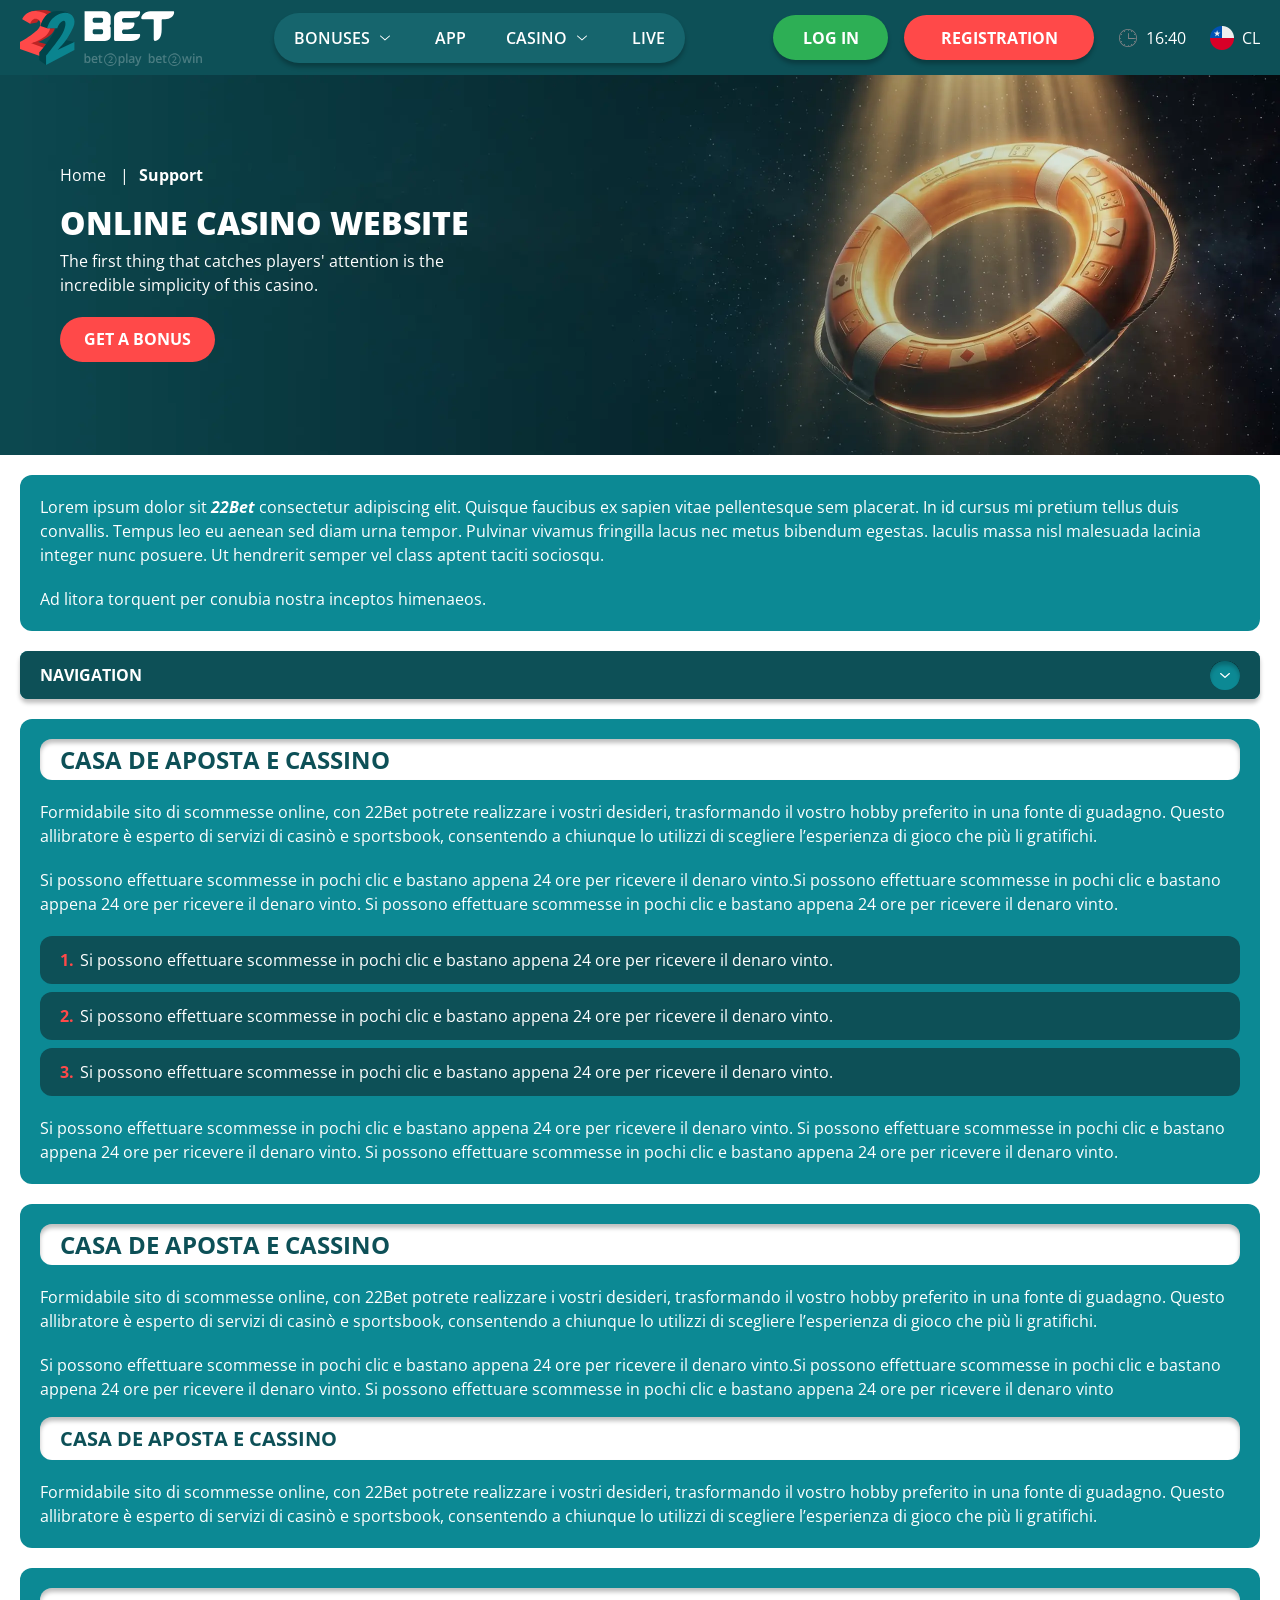
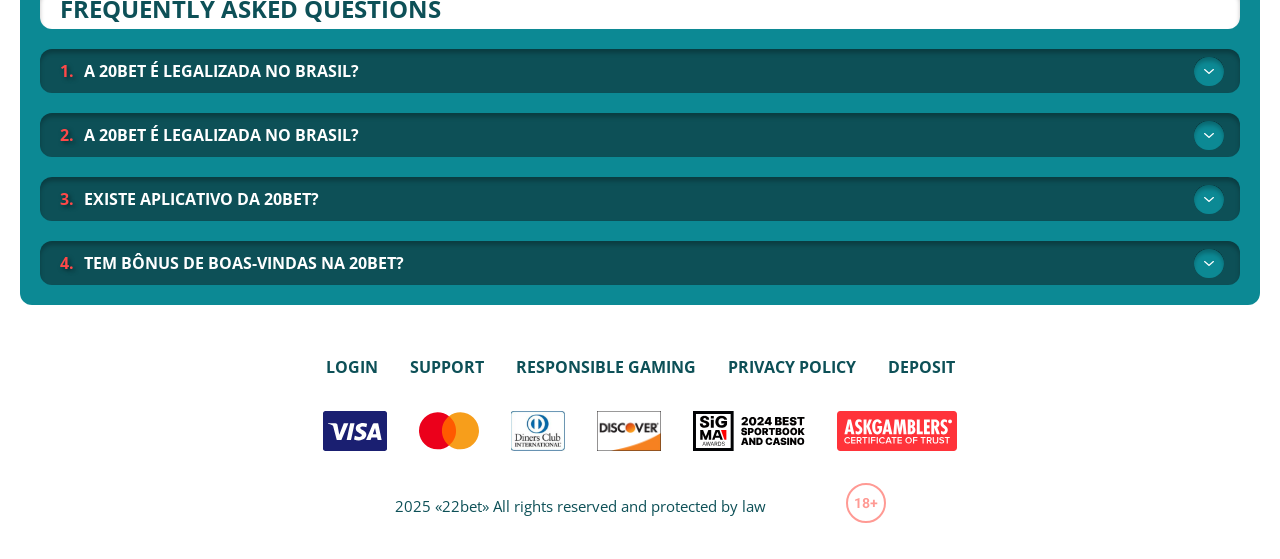
<file: support.html>
<!DOCTYPE html>
<html lang="cl">
  <head>
    <meta charset="UTF-8" />
   
    <meta name="viewport" content="width=device-width, initial-scale=1.0" />
    <title>22Bet </title>
    <meta name="description" content />
    <meta property="og:site_name" content />
    <meta property="og:title" content />
    <meta property="og:type" content="website" />
    <meta property="og:url" content />
    <meta property="og:image" content />
    <meta property="og:image:alt" content />
    <meta property="og:locale" content="cl" />
    <meta property="og:description" content />
    <link rel="preconnect" href="https://fonts.googleapis.com" />
    <link rel="preconnect" href="https://fonts.gstatic.com" crossorigin="anonymous" />
   <link href="https://fonts.googleapis.com/css2?family=Open+Sans:ital,wght@0,300..800;1,300..800&display=swap" rel="stylesheet">
<link href="https://fonts.googleapis.com/css?family=Roboto+Condensed&display=swap" rel="stylesheet">

   <link rel="stylesheet" href="./css/reset.css" />
    <link rel="stylesheet" href="./css/main.css" />
    <link rel="stylesheet" href="./css/media.css"/>
    <link rel="icon" href="./images/Group.png" type="image/x-icon"/>
    <script
    src="https://code.jquery.com/jquery-3.6.1.min.js"
    integrity="sha256-o88AwQnZB+VDvE9tvIXrMQaPlFFSUTR+nldQm1LuPXQ="
    crossorigin="anonymous"
  ></script>
  </head>
  <body>
    <header class="header">
      <section class="content header__content">
        <a href="./index.html" class="logo header__logo"
          ><img src="./images/logo.svg" alt="logo" title
        /></a>
        <button class="header__btn-menu" >
          <svg width="16px" height="16px" viewBox="0 0 16 16" xmlns="http://www.w3.org/2000/svg">
              <rect y="0" width="16" height="3" rx="1.5"></rect>
              <rect y="6.5" width="16" height="3" rx="1.5"></rect>
              <rect y="13" width="16" height="3" rx="1.5"></rect>
            </svg>
        </button>

          <nav class="menu header__menu">
            <ul class="header__menu-list">
                
              <li class="">
              <div class="header__menu-wrapper">
                <div class="js-button-expander js-button-expander--menu" >
                <a href="./bonus.html" >
                <span>Bonuses</span>
              </a>
              </div>
              <div class="header__menu-wrap js-expand-content js-expand-content--menu">
                <ul >
                  <li>
                    <a href="./freeSpins.html">
                    <span>Free Spins</span>
                  </a></li>
                  <li><a href="./promoCode.html">
                    <span>Promo Code</span>
                  </a>
                </li>
                  <li><a href="./welcomeBonus.html">
                    <span>Welcome Bonus</span>
                  </a>
                </li>
                <li><a href="./vip.html">
                    <span>VIP</span>
                  </a>
                </li>
                </ul>
              </div>
              </div>
               <a href="./bonus.html" class="header__menu-item">
                <span>Bonuses</span>
              </a>
            </li>
              <li>
                <a href="./app.html">
                 App
                </a>
              </li>
              
              <li class="">
              <div class="header__menu-wrapper">
                <div class="js-button-expander js-button-expander--menu" >
                <a href="./casino.html" >
                <span> Casino</span>
              </a>
              </div>
              <div class="header__menu-wrap js-expand-content js-expand-content--menu">
                <ul >
                  <li>
                    <a href="./slots.html">
                    <span>Slots</span>
                  </a></li>
                 
                </ul>
              </div>
              </div>
               <a href="./casino.html" class="header__menu-item">
                <span>Casino</span>
              </a>
            </li>
               <li>
                <a href="./live.html">
               Live
                </a>
              </li>
              <li>
                    <a href="./freeSpins.html">
                    <span>Free Spins</span>
                  </a></li>
                  <li><a href="./promoCode.html">
                    <span>Promo Code</span>
                  </a>
                </li>
                  <li><a href="./welcomeBonus.html">
                    <span>Welcome Bonus</span>
                  </a>
                </li>
                <li><a href="./vip.html">
                    <span>VIP</span>
                  </a>
                </li>
             <li>
                    <a href="./slots.html">
                    <span>Slots</span>
                  </a></li>
             
             
            </ul>
            <div class="header__button header__button-menu " >
              <a href="#" class="button  button__login-menu">log in</a>
              <a href="#" class="button button__menu">registration</a>
            </div>
           
          </nav>
            <a href="#" class="button button__login">log in</a>
            <a href="#" class="button button__singup">registration</a>
            <div id="clock" class="header__time">00:00</div>
            <a href="#" class="header__flag">
                <span><img src="./images/flag.png" alt="flag" title /></span>
                <span>cl</span>
              </a>
      </section>
    </header>
     <main class="main home main-page">
        <section class=" hero hero__page">
           
            <div class="background ">
              <img src="./images/layout-images/bg-support.webp" alt="hero" title />
              
            </div>
            <div class="hero__wrapper hero__wrapper-page">
              <div class="hero__data hero__data-bonus">
                <ul
                class="breadcrumbs "
                
              >
                <li
                  
                >
                  <a href="/" >
                    <span >Home</span></a
                  >
                 
                </li>
                <li
                  
                >
                  <a href="#" > <span >Support</span></a>
                 
                </li>
              </ul>
                <h1 class="title general hero__title">
                  Online Casino Website
                </h1>
                 <p class="hero__text">The first thing that catches players' attention is the incredible simplicity of this casino.</p>
               
                <a href="#" class="button  hero__button ">Get a Bonus</a>
               
              </div>
             
            </div>
          </section>
      <section class="main__wrap main__wrap-page">
       
       <section class="content__wrapper content__wrapper-page">

         
        
       
          <section class="content article">
            <p>
             Lorem ipsum dolor sit <a href="#">22Bet</a> consectetur adipiscing elit. Quisque faucibus ex sapien vitae pellentesque sem placerat. In id cursus mi pretium tellus duis convallis. Tempus leo eu aenean sed diam urna tempor. Pulvinar vivamus fringilla lacus nec metus bibendum egestas. Iaculis massa nisl malesuada lacinia integer nunc posuere. Ut hendrerit semper vel class aptent taciti sociosqu.
            </p>
            <p>
             Ad litora torquent per conubia nostra inceptos himenaeos.
            </p>
          </section>
        
        
           <section class="content menu-review__content">
              

            
                <div class="menu__review-desk menu__review-content">Navigation</div>
                <ul class="menu__review menu__review-list">
                  <li><a href="#">Lorem ipsum dolor sit</a></li>
                    <li><a href="#">Amet consectetur adipiscing</a></li>
                      <li><a href="#">Quisque faucibus ex sapien vitae</a></li>
                        <li><a href="#">Ut hendrerit sempero</a></li>
                          <li><a href="#">Pulvinar vivamus fringilla</a></li>
                           <li><a href="#">Ad litora torquent per conubia</a></li>
                         
                          
                </ul>
             
          
          </section>
          
        
          <section class="content article">
            <h2 class="title high article__title">Casa de Aposta e Cassino</h2>
             
            <p>
             Formidabile sito di scommesse online, con 22Bet potrete realizzare i vostri desideri, trasformando il vostro hobby preferito in una fonte di guadagno. Questo allibratore è esperto di servizi di casinò e sportsbook, consentendo a chiunque lo utilizzi di scegliere l’esperienza di gioco che più li gratifichi.
            </p>
            <p>
             Si possono effettuare scommesse in pochi clic e bastano appena 24 ore per ricevere il denaro vinto.Si possono effettuare scommesse in pochi clic e bastano appena 24 ore per ricevere il denaro vinto. Si possono effettuare scommesse in pochi clic e bastano appena 24 ore per ricevere il denaro vinto.
            </p>
           <ol>
              <li>Si possono effettuare scommesse in pochi clic e bastano appena 24 ore per ricevere il denaro vinto.</li>
              <li>Si possono effettuare scommesse in pochi clic e bastano appena 24 ore per ricevere il denaro vinto.</li>
              <li>Si possono effettuare scommesse in pochi clic e bastano appena 24 ore per ricevere il denaro vinto.</li>
            </ol>
            <p>Si possono effettuare scommesse in pochi clic e bastano appena 24 ore per ricevere il denaro vinto. Si possono effettuare scommesse in pochi clic e bastano appena 24 ore per ricevere il denaro vinto. Si possono effettuare scommesse in pochi clic e bastano appena 24 ore per ricevere il denaro vinto.</p>
          </section>
         
         
           <section class="content article">
            <h2 class="title high article__title">Casa de Aposta e Cassino</h2>
            <p>Formidabile sito di scommesse online, con 22Bet potrete realizzare i vostri desideri, trasformando il vostro hobby preferito in una fonte di guadagno. Questo allibratore è esperto di servizi di casinò e sportsbook, consentendo a chiunque lo utilizzi di scegliere l’esperienza di gioco che più li gratifichi.</p>
            <p>Si possono effettuare scommesse in pochi clic e bastano appena 24 ore per ricevere il denaro vinto.Si possono effettuare scommesse in pochi clic e bastano appena 24 ore per ricevere il denaro vinto. Si possono effettuare scommesse in pochi clic e bastano appena 24 ore per ricevere il denaro vinto</p>
            <h3>Casa de Aposta e Cassino</h3>
            <p>Formidabile sito di scommesse online, con 22Bet potrete realizzare i vostri desideri, trasformando il vostro hobby preferito in una fonte di guadagno. Questo allibratore è esperto di servizi di casinò e sportsbook, consentendo a chiunque lo utilizzi di scegliere l’esperienza di gioco che più li gratifichi.</p>
           </section>

          <section class="content faq">
            <h2 class="title high faq__title">Frequently Asked Questions</h2>
            <ul class="faq__list " >
              <li class="faq__item"  >
                <h3 class="title medium faq__subtitle js-button-expander js-button-expander--faq"  >A 20Bet é legalizada no Brasil?
                 </h3>
                <div  class="faq__answer js-expand-content js-expand-content--faq" >
                  <p  >
                    Sim, a casa de apostas tem licença emitida por Curaçao, que é reconhecida no Brasil e a permite atuar por aqui.
                  </p>
                </div>
              </li>
              <li class="faq__item"  >
                <h3 class="title medium faq__subtitle js-button-expander js-button-expander--faq"  >A 20Bet é legalizada no Brasil?</h3>
                <div class="faq__answer js-expand-content js-expand-content--faq" >
                  <p  >
                    Sim, a casa de apostas tem licença emitida por Curaçao, que é reconhecida no Brasil e a permite atuar por aqui.
                  </p>
                </div>
              </li> 
              <li class="faq__item"  >
                <h3 class="title medium faq__subtitle js-button-expander js-button-expander--faq"  >Existe aplicativo da 20Bet?</h3>
                <div class="faq__answer js-expand-content js-expand-content--faq" >
                  <p  >
                   Sim, disponível para sistemas operacionais iOS e Android.
                  </p>
                </div>
              </li> 
              <li class="faq__item"  >
                <h3 class="title medium faq__subtitle js-button-expander js-button-expander--faq"  >Tem bônus de boas-vindas na 20Bet?</h3>
                <div class="faq__answer js-expand-content js-expand-content--faq" >
                  <p  >
                   O pacote especial para novos usuários da 20Bet paga 100% sobre o primeiro depósito, com limite de 600 BRL.
                  </p>
                </div>
              </li> 
             
            </ul>
          </section>
          
        </section> 
      
        <div class=""  onclick="scrollToTop()">
          <button class="main__arrow" id="scrollToTopBtn"></button>
        </div> 
        
      </section>
    </main> 
      <footer class=" footer ">
      <section class="content footer__content">
        <ul class="footer__menu">
         <li><a href="./login.html">Login</a></li>
         <li><a href="./support.html">Support</a></li>
         <li><a href="./responsible.html">Responsible Gaming</a></li>
         <li><a href="./policy.html">Privacy Policy</a></li>
         <li><a href="./deposit.html">Deposit</a></li>
        </ul>
       
          <ul class="footer__cards-list">
           
            <li>
              <a href="#"
                ><img src="./images/visa.svg" alt="cardvisa" title
              /></a>
            </li>
            <li>
              <a href="#"
                ><img
                  src="./images/mastercard.svg"
                  alt="mastercard"
                  title
              /></a>
            </li>
            <li>
                <a href="#"
                  ><img src="./images/diners.svg" alt="diners" title
                /></a>
              </li>
              <li>
                <a href="#"
                  ><img src="./images/discover.svg" alt="discover" title
                /></a>
              </li>
              <li>
                <a href="#"
                  ><img src="./images/sigma.svg" alt="sigma" title
                /></a>
              </li>
              <li>
                <a href="#"
                  ><img src="./images/ask.svg" alt="ask" title
                /></a>
              </li>
            
          </ul>
       
        <div class="footer__wrapp">
          <div class="footer__text">
           
            <p>2025 «22bet» All rights reserved and protected by law

</p>
           
          </div>
          <div class="footer__age">
            <img src="./images/age.svg" alt="age" title />
          </div>
        </div>
      
      </section>
    </footer>
    <script src="./js/arrowUp.js" defer></script>
    <script src="./js/sidebar.js" defer></script>
    <script src="./js/expander.js" defer></script>
    <script src="./js/mobile-menu.js" defer></script>
    <script src="./js/clock.js" defer></script>
  </body>
</html>
</file>
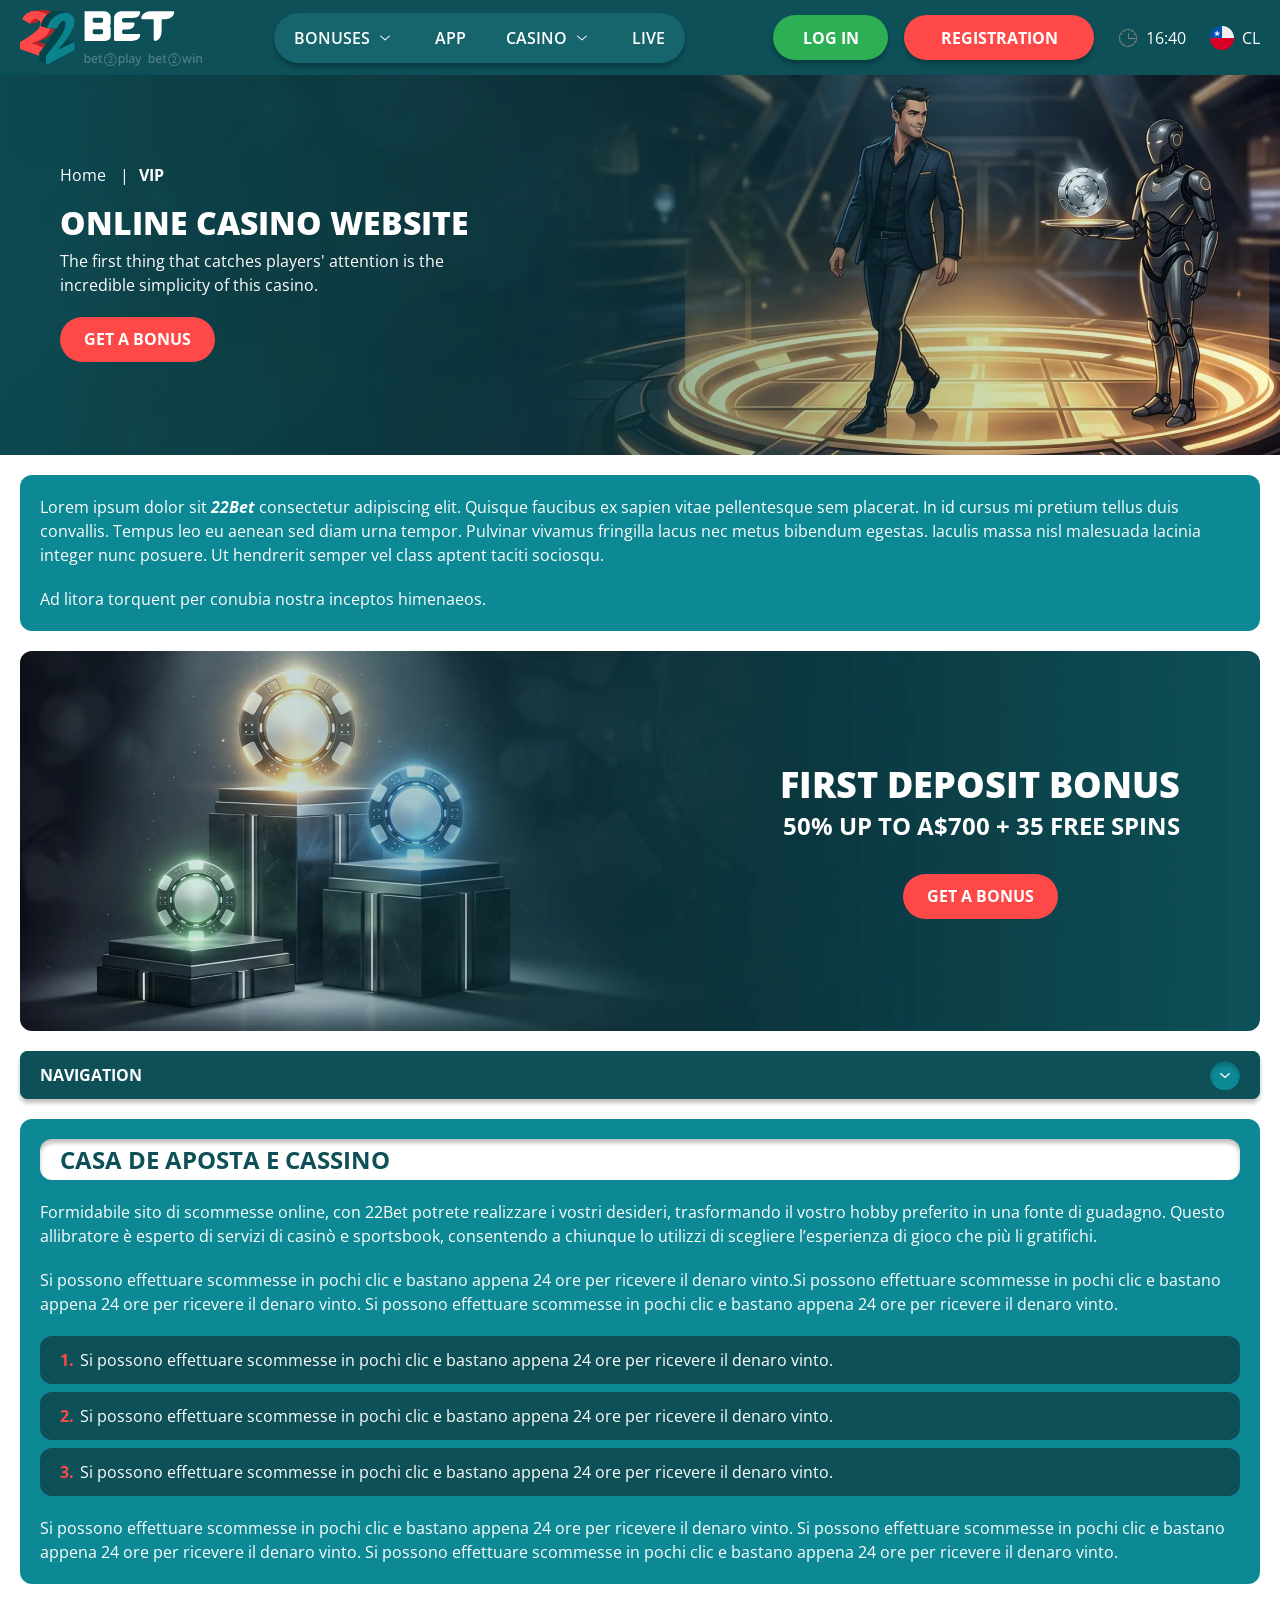
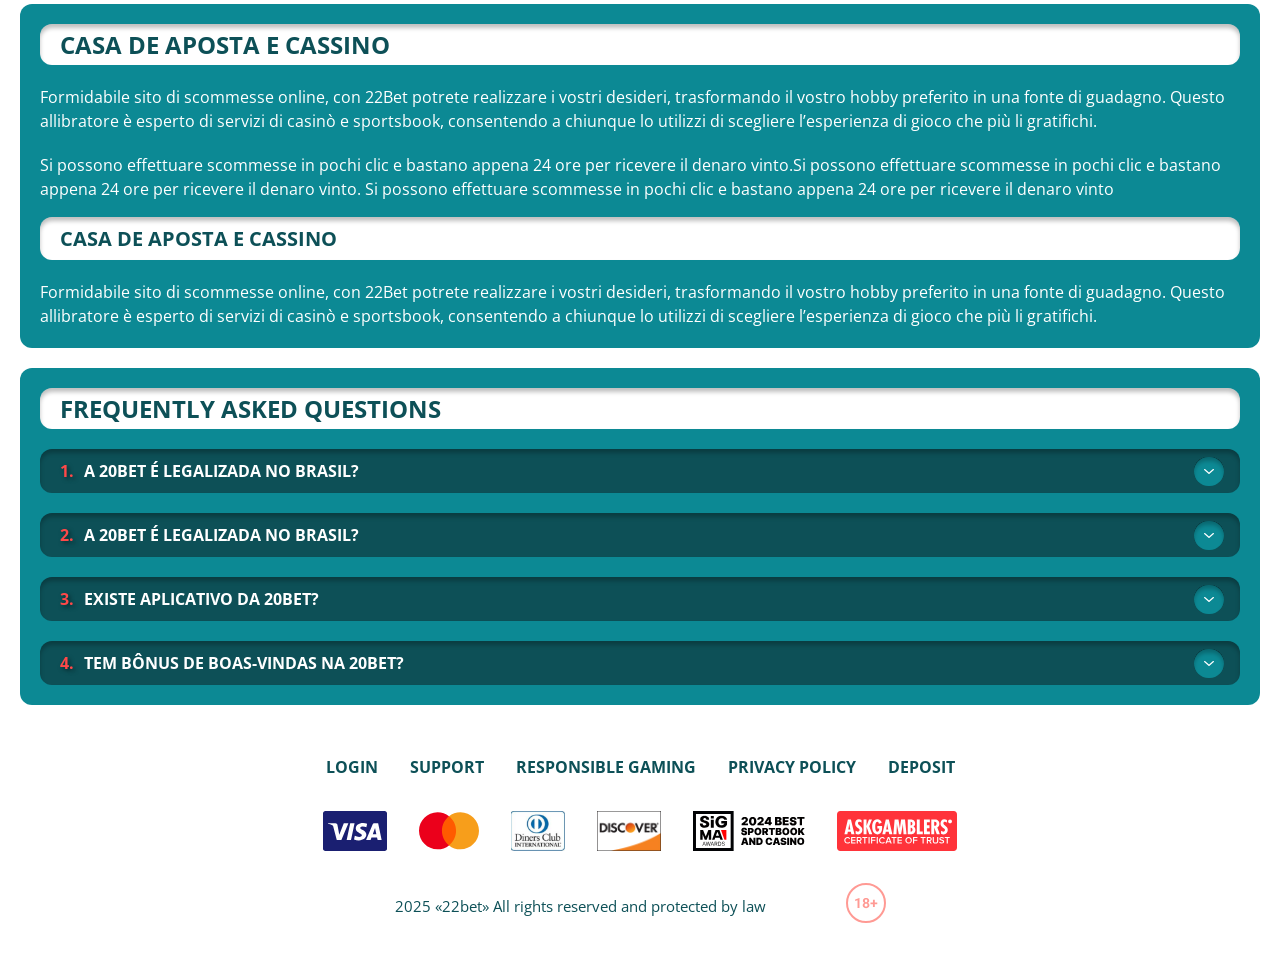
<file: vip.html>
<!DOCTYPE html>
<html lang="cl">
  <head>
    <meta charset="UTF-8" />
   
    <meta name="viewport" content="width=device-width, initial-scale=1.0" />
    <title>22Bet </title>
    <meta name="description" content />
    <meta property="og:site_name" content />
    <meta property="og:title" content />
    <meta property="og:type" content="website" />
    <meta property="og:url" content />
    <meta property="og:image" content />
    <meta property="og:image:alt" content />
    <meta property="og:locale" content="cl" />
    <meta property="og:description" content />
    <link rel="preconnect" href="https://fonts.googleapis.com" />
    <link rel="preconnect" href="https://fonts.gstatic.com" crossorigin="anonymous" />
   <link href="https://fonts.googleapis.com/css2?family=Open+Sans:ital,wght@0,300..800;1,300..800&display=swap" rel="stylesheet">
<link href="https://fonts.googleapis.com/css?family=Roboto+Condensed&display=swap" rel="stylesheet">

   <link rel="stylesheet" href="./css/reset.css" />
    <link rel="stylesheet" href="./css/main.css" />
    <link rel="stylesheet" href="./css/media.css"/>
    <link rel="icon" href="./images/Group.png" type="image/x-icon"/>
    <script
    src="https://code.jquery.com/jquery-3.6.1.min.js"
    integrity="sha256-o88AwQnZB+VDvE9tvIXrMQaPlFFSUTR+nldQm1LuPXQ="
    crossorigin="anonymous"
  ></script>
  </head>
  <body>
    <header class="header">
      <section class="content header__content">
        <a href="./index.html" class="logo header__logo"
          ><img src="./images/logo.svg" alt="logo" title
        /></a>
        <button class="header__btn-menu" >
          <svg width="16px" height="16px" viewBox="0 0 16 16" xmlns="http://www.w3.org/2000/svg">
              <rect y="0" width="16" height="3" rx="1.5"></rect>
              <rect y="6.5" width="16" height="3" rx="1.5"></rect>
              <rect y="13" width="16" height="3" rx="1.5"></rect>
            </svg>
        </button>

          <nav class="menu header__menu">
            <ul class="header__menu-list">
                
              <li class="">
              <div class="header__menu-wrapper">
                <div class="js-button-expander js-button-expander--menu" >
                <a href="./bonus.html" >
                <span>Bonuses</span>
              </a>
              </div>
              <div class="header__menu-wrap js-expand-content js-expand-content--menu">
                <ul >
                  <li>
                    <a href="./freeSpins.html">
                    <span>Free Spins</span>
                  </a></li>
                  <li><a href="./promoCode.html">
                    <span>Promo Code</span>
                  </a>
                </li>
                  <li><a href="./welcomeBonus.html">
                    <span>Welcome Bonus</span>
                  </a>
                </li>
                <li><a href="./vip.html">
                    <span>VIP</span>
                  </a>
                </li>
                </ul>
              </div>
              </div>
               <a href="./bonus.html" class="header__menu-item">
                <span>Bonuses</span>
              </a>
            </li>
              <li>
                <a href="./app.html">
                 App
                </a>
              </li>
              
              <li class="">
              <div class="header__menu-wrapper">
                <div class="js-button-expander js-button-expander--menu" >
                <a href="./casino.html" >
                <span> Casino</span>
              </a>
              </div>
              <div class="header__menu-wrap js-expand-content js-expand-content--menu">
                <ul >
                  <li>
                    <a href="./slots.html">
                    <span>Slots</span>
                  </a></li>
                 
                </ul>
              </div>
              </div>
               <a href="./casino.html" class="header__menu-item">
                <span>Casino</span>
              </a>
            </li>
               <li>
                <a href="./live.html">
               Live
                </a>
              </li>
              <li>
                    <a href="./freeSpins.html">
                    <span>Free Spins</span>
                  </a></li>
                  <li><a href="./promoCode.html">
                    <span>Promo Code</span>
                  </a>
                </li>
                  <li><a href="./welcomeBonus.html">
                    <span>Welcome Bonus</span>
                  </a>
                </li>
                <li><a href="./vip.html">
                    <span>VIP</span>
                  </a>
                </li>
             <li>
                    <a href="./slots.html">
                    <span>Slots</span>
                  </a></li>
             
             
            </ul>
            <div class="header__button header__button-menu " >
              <a href="#" class="button  button__login-menu">log in</a>
              <a href="#" class="button button__menu">registration</a>
            </div>
           
          </nav>
            <a href="#" class="button button__login">log in</a>
            <a href="#" class="button button__singup">registration</a>
            <div id="clock" class="header__time">00:00</div>
            <a href="#" class="header__flag">
                <span><img src="./images/flag.png" alt="flag" title /></span>
                <span>cl</span>
              </a>
      </section>
    </header>
     <main class="main home main-page">
        <section class=" hero hero__page">
           
            <div class="background background-pageVip">
              <img src="./images/layout-images/bg-vip.webp" alt="hero" title />
              
            </div>
            <div class="hero__wrapper hero__wrapper-page">
              <div class="hero__data hero__data-bonus">
                <ul
                class="breadcrumbs "
                
              >
                <li
                  
                >
                  <a href="/" >
                    <span >Home</span></a
                  >
                 
                </li>
                <li
                  
                >
                  <a href="#" > <span >VIP</span></a>
                 
                </li>
              </ul>
                <h1 class="title general hero__title">
                  Online Casino Website
                </h1>
                 <p class="hero__text">The first thing that catches players' attention is the incredible simplicity of this casino.</p>
               
                <a href="#" class="button  hero__button ">Get a Bonus</a>
               
              </div>
             
            </div>
          </section>
      <section class="main__wrap main__wrap-page">
       
       <section class="content__wrapper content__wrapper-page">

         
        
       
          <section class="content article">
            <p>
             Lorem ipsum dolor sit <a href="#">22Bet</a> consectetur adipiscing elit. Quisque faucibus ex sapien vitae pellentesque sem placerat. In id cursus mi pretium tellus duis convallis. Tempus leo eu aenean sed diam urna tempor. Pulvinar vivamus fringilla lacus nec metus bibendum egestas. Iaculis massa nisl malesuada lacinia integer nunc posuere. Ut hendrerit semper vel class aptent taciti sociosqu.
            </p>
            <p>
             Ad litora torquent per conubia nostra inceptos himenaeos.
            </p>
          </section>
         
             
           <section class="content banner banner-main">
            <div class="background ">
              
              <img src="./images/layout-images/banner-vip.webp" alt="banner" title />
              
            </div>
            <div class="banner__info">
              
              <h2 class="title high banner__title-main">
                  
               first Deposit Bonus
              </h2>
            <p class="banner__subtitle">50% up to A$700 + 35 Free spins</p>
              <a href="#" class="button banner__button">Get a Bonus</a>
            </div>
          </section>
          
              <section class="content menu-review__content">
              

            
                <div class="menu__review-desk menu__review-content">Navigation</div>
                <ul class="menu__review menu__review-list">
                  <li><a href="#">Lorem ipsum dolor sit</a></li>
                    <li><a href="#">Amet consectetur adipiscing</a></li>
                      <li><a href="#">Quisque faucibus ex sapien vitae</a></li>
                        <li><a href="#">Ut hendrerit sempero</a></li>
                          <li><a href="#">Pulvinar vivamus fringilla</a></li>
                           <li><a href="#">Ad litora torquent per conubia</a></li>
                         
                          
                </ul>
             
          
          </section>
          
        
          <section class="content article">
            <h2 class="title high article__title">Casa de Aposta e Cassino</h2>
             
            <p>
             Formidabile sito di scommesse online, con 22Bet potrete realizzare i vostri desideri, trasformando il vostro hobby preferito in una fonte di guadagno. Questo allibratore è esperto di servizi di casinò e sportsbook, consentendo a chiunque lo utilizzi di scegliere l’esperienza di gioco che più li gratifichi.
            </p>
            <p>
             Si possono effettuare scommesse in pochi clic e bastano appena 24 ore per ricevere il denaro vinto.Si possono effettuare scommesse in pochi clic e bastano appena 24 ore per ricevere il denaro vinto. Si possono effettuare scommesse in pochi clic e bastano appena 24 ore per ricevere il denaro vinto.
            </p>
           <ol>
              <li>Si possono effettuare scommesse in pochi clic e bastano appena 24 ore per ricevere il denaro vinto.</li>
              <li>Si possono effettuare scommesse in pochi clic e bastano appena 24 ore per ricevere il denaro vinto.</li>
              <li>Si possono effettuare scommesse in pochi clic e bastano appena 24 ore per ricevere il denaro vinto.</li>
            </ol>
            <p>Si possono effettuare scommesse in pochi clic e bastano appena 24 ore per ricevere il denaro vinto. Si possono effettuare scommesse in pochi clic e bastano appena 24 ore per ricevere il denaro vinto. Si possono effettuare scommesse in pochi clic e bastano appena 24 ore per ricevere il denaro vinto.</p>
          </section>
         
         
           <section class="content article">
            <h2 class="title high article__title">Casa de Aposta e Cassino</h2>
            <p>Formidabile sito di scommesse online, con 22Bet potrete realizzare i vostri desideri, trasformando il vostro hobby preferito in una fonte di guadagno. Questo allibratore è esperto di servizi di casinò e sportsbook, consentendo a chiunque lo utilizzi di scegliere l’esperienza di gioco che più li gratifichi.</p>
            <p>Si possono effettuare scommesse in pochi clic e bastano appena 24 ore per ricevere il denaro vinto.Si possono effettuare scommesse in pochi clic e bastano appena 24 ore per ricevere il denaro vinto. Si possono effettuare scommesse in pochi clic e bastano appena 24 ore per ricevere il denaro vinto</p>
            <h3>Casa de Aposta e Cassino</h3>
            <p>Formidabile sito di scommesse online, con 22Bet potrete realizzare i vostri desideri, trasformando il vostro hobby preferito in una fonte di guadagno. Questo allibratore è esperto di servizi di casinò e sportsbook, consentendo a chiunque lo utilizzi di scegliere l’esperienza di gioco che più li gratifichi.</p>
           </section>

          <section class="content faq">
            <h2 class="title high faq__title">Frequently Asked Questions</h2>
            <ul class="faq__list " >
              <li class="faq__item"  >
                <h3 class="title medium faq__subtitle js-button-expander js-button-expander--faq"  >A 20Bet é legalizada no Brasil?
                 </h3>
                <div  class="faq__answer js-expand-content js-expand-content--faq" >
                  <p  >
                    Sim, a casa de apostas tem licença emitida por Curaçao, que é reconhecida no Brasil e a permite atuar por aqui.
                  </p>
                </div>
              </li>
              <li class="faq__item"  >
                <h3 class="title medium faq__subtitle js-button-expander js-button-expander--faq"  >A 20Bet é legalizada no Brasil?</h3>
                <div class="faq__answer js-expand-content js-expand-content--faq" >
                  <p  >
                    Sim, a casa de apostas tem licença emitida por Curaçao, que é reconhecida no Brasil e a permite atuar por aqui.
                  </p>
                </div>
              </li> 
              <li class="faq__item"  >
                <h3 class="title medium faq__subtitle js-button-expander js-button-expander--faq"  >Existe aplicativo da 20Bet?</h3>
                <div class="faq__answer js-expand-content js-expand-content--faq" >
                  <p  >
                   Sim, disponível para sistemas operacionais iOS e Android.
                  </p>
                </div>
              </li> 
              <li class="faq__item"  >
                <h3 class="title medium faq__subtitle js-button-expander js-button-expander--faq"  >Tem bônus de boas-vindas na 20Bet?</h3>
                <div class="faq__answer js-expand-content js-expand-content--faq" >
                  <p  >
                   O pacote especial para novos usuários da 20Bet paga 100% sobre o primeiro depósito, com limite de 600 BRL.
                  </p>
                </div>
              </li> 
             
            </ul>
          </section>
          
        </section> 
      
        <div class=""  onclick="scrollToTop()">
          <button class="main__arrow" id="scrollToTopBtn"></button>
        </div> 
        
      </section>
    </main> 
       <footer class=" footer ">
      <section class="content footer__content">
        <ul class="footer__menu">
         <li><a href="./login.html">Login</a></li>
         <li><a href="./support.html">Support</a></li>
         <li><a href="./responsible.html">Responsible Gaming</a></li>
         <li><a href="./policy.html">Privacy Policy</a></li>
         <li><a href="./deposit.html">Deposit</a></li>
        </ul>
       
          <ul class="footer__cards-list">
           
            <li>
              <a href="#"
                ><img src="./images/visa.svg" alt="cardvisa" title
              /></a>
            </li>
            <li>
              <a href="#"
                ><img
                  src="./images/mastercard.svg"
                  alt="mastercard"
                  title
              /></a>
            </li>
            <li>
                <a href="#"
                  ><img src="./images/diners.svg" alt="diners" title
                /></a>
              </li>
              <li>
                <a href="#"
                  ><img src="./images/discover.svg" alt="discover" title
                /></a>
              </li>
              <li>
                <a href="#"
                  ><img src="./images/sigma.svg" alt="sigma" title
                /></a>
              </li>
              <li>
                <a href="#"
                  ><img src="./images/ask.svg" alt="ask" title
                /></a>
              </li>
            
          </ul>
       
        <div class="footer__wrapp">
          <div class="footer__text">
           
            <p>2025 «22bet» All rights reserved and protected by law

</p>
           
          </div>
          <div class="footer__age">
            <img src="./images/age.svg" alt="age" title />
          </div>
        </div>
      
      </section>
    </footer>
    <script src="./js/arrowUp.js" defer></script>
    <script src="./js/sidebar.js" defer></script>
    <script src="./js/expander.js" defer></script>
    <script src="./js/mobile-menu.js" defer></script>
    <script src="./js/clock.js" defer></script>
  </body>
</html>
</file>
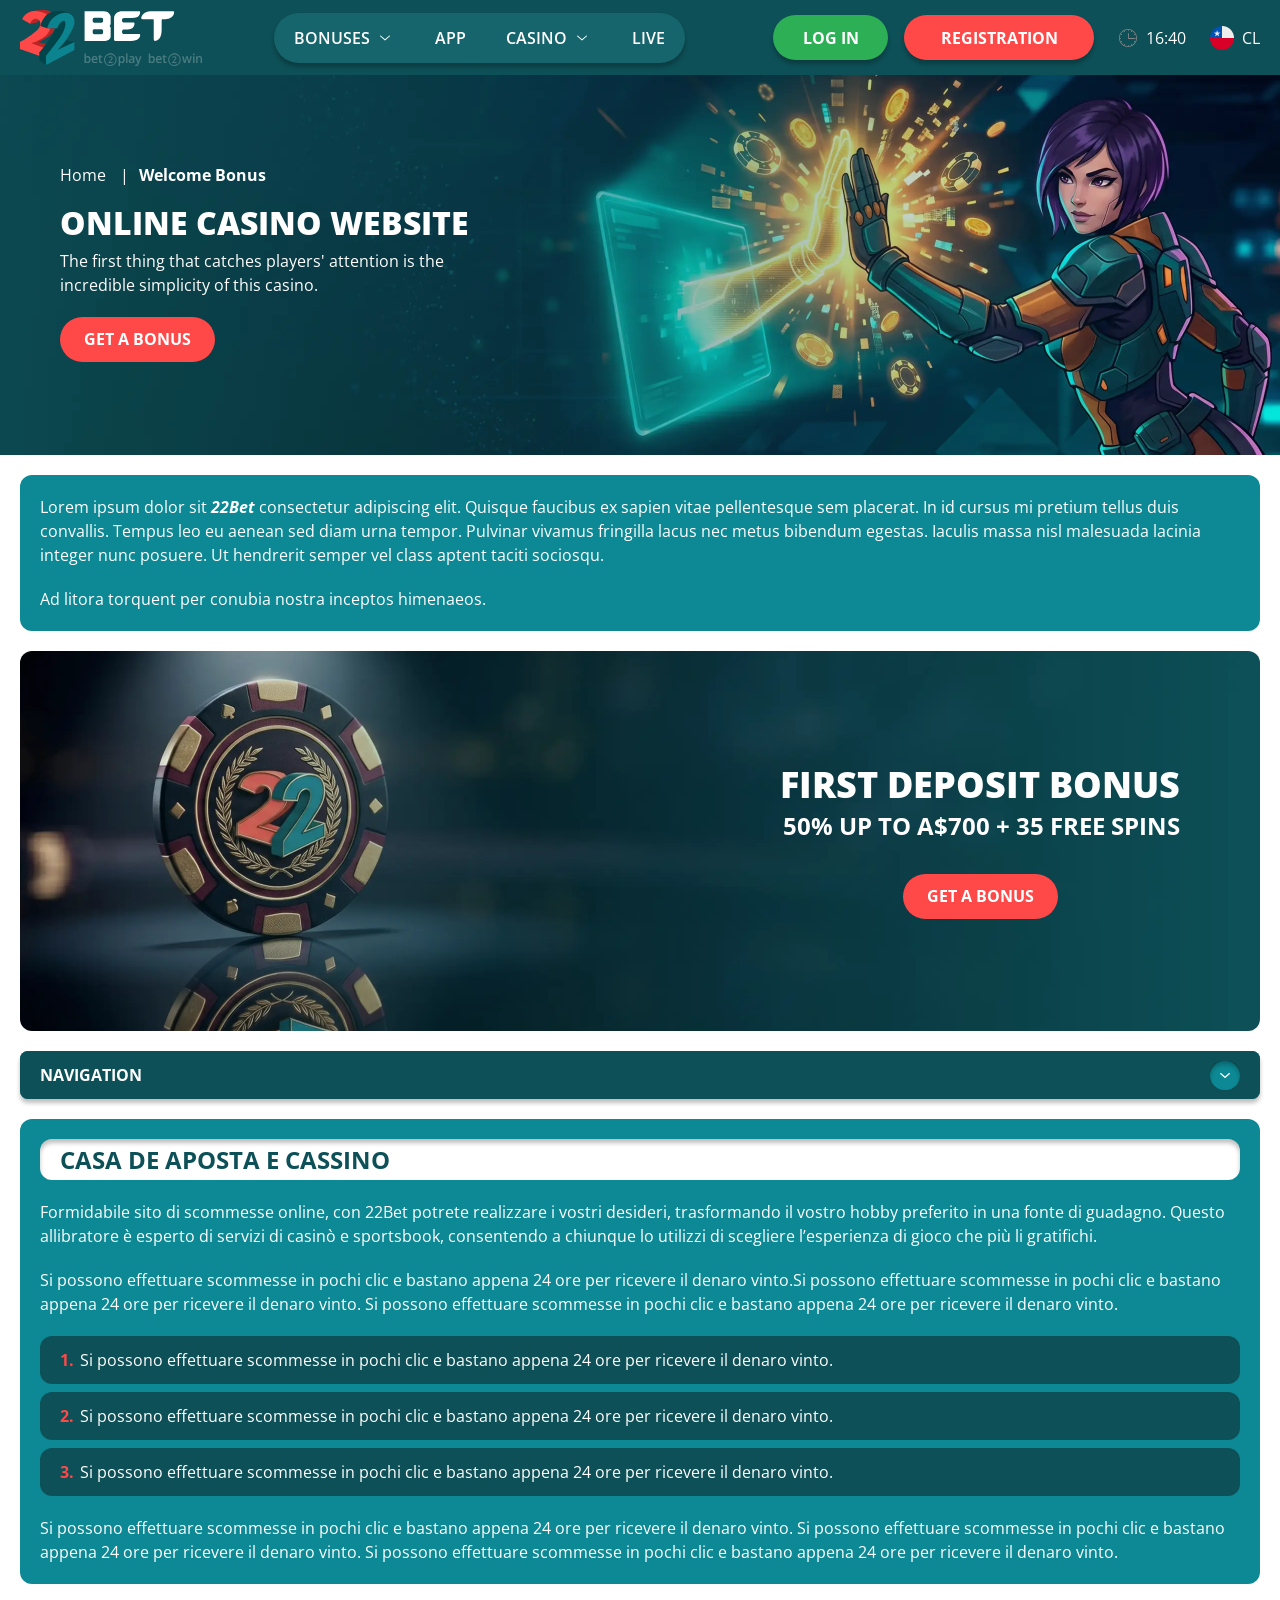
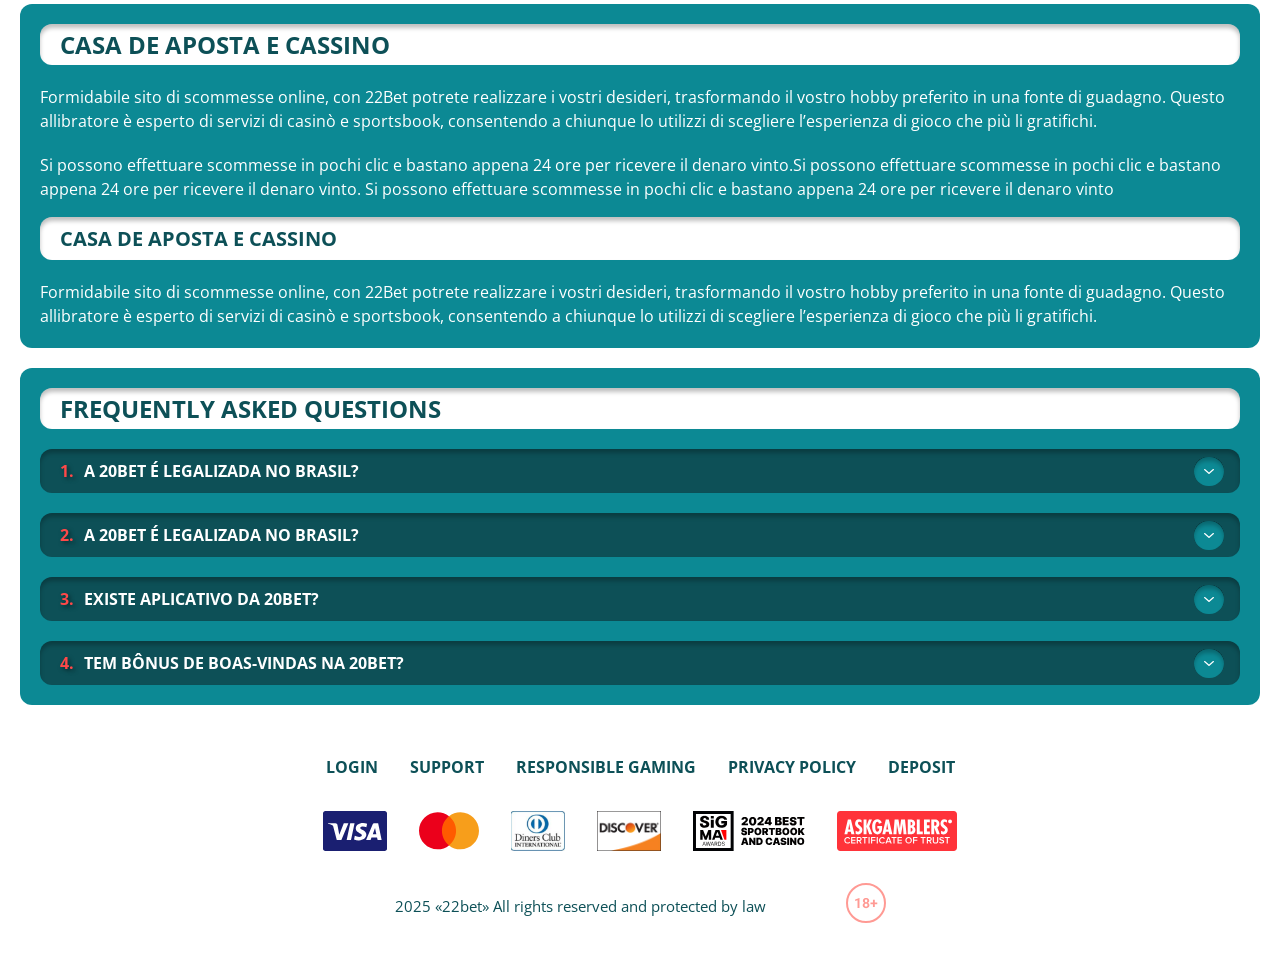
<file: welcomeBonus.html>
<!DOCTYPE html>
<html lang="cl">
  <head>
    <meta charset="UTF-8" />
   
    <meta name="viewport" content="width=device-width, initial-scale=1.0" />
    <title>22Bet </title>
    <meta name="description" content />
    <meta property="og:site_name" content />
    <meta property="og:title" content />
    <meta property="og:type" content="website" />
    <meta property="og:url" content />
    <meta property="og:image" content />
    <meta property="og:image:alt" content />
    <meta property="og:locale" content="cl" />
    <meta property="og:description" content />
    <link rel="preconnect" href="https://fonts.googleapis.com" />
    <link rel="preconnect" href="https://fonts.gstatic.com" crossorigin="anonymous" />
   <link href="https://fonts.googleapis.com/css2?family=Open+Sans:ital,wght@0,300..800;1,300..800&display=swap" rel="stylesheet">
<link href="https://fonts.googleapis.com/css?family=Roboto+Condensed&display=swap" rel="stylesheet">

   <link rel="stylesheet" href="./css/reset.css" />
    <link rel="stylesheet" href="./css/main.css" />
    <link rel="stylesheet" href="./css/media.css"/>
    <link rel="icon" href="./images/Group.png" type="image/x-icon"/>
    <script
    src="https://code.jquery.com/jquery-3.6.1.min.js"
    integrity="sha256-o88AwQnZB+VDvE9tvIXrMQaPlFFSUTR+nldQm1LuPXQ="
    crossorigin="anonymous"
  ></script>
  </head>
  <body>
    <header class="header">
      <section class="content header__content">
        <a href="./index.html" class="logo header__logo"
          ><img src="./images/logo.svg" alt="logo" title
        /></a>
        <button class="header__btn-menu" >
          <svg width="16px" height="16px" viewBox="0 0 16 16" xmlns="http://www.w3.org/2000/svg">
              <rect y="0" width="16" height="3" rx="1.5"></rect>
              <rect y="6.5" width="16" height="3" rx="1.5"></rect>
              <rect y="13" width="16" height="3" rx="1.5"></rect>
            </svg>
        </button>

          <nav class="menu header__menu">
            <ul class="header__menu-list">
                
              <li class="">
              <div class="header__menu-wrapper">
                <div class="js-button-expander js-button-expander--menu" >
                <a href="./bonus.html" >
                <span>Bonuses</span>
              </a>
              </div>
              <div class="header__menu-wrap js-expand-content js-expand-content--menu">
                <ul >
                  <li>
                    <a href="./freeSpins.html">
                    <span>Free Spins</span>
                  </a></li>
                  <li><a href="./promoCode.html">
                    <span>Promo Code</span>
                  </a>
                </li>
                  <li><a href="./welcomeBonus.html">
                    <span>Welcome Bonus</span>
                  </a>
                </li>
                <li><a href="./vip.html">
                    <span>VIP</span>
                  </a>
                </li>
                </ul>
              </div>
              </div>
               <a href="./bonus.html" class="header__menu-item">
                <span>Bonuses</span>
              </a>
            </li>
              <li>
                <a href="./app.html">
                 App
                </a>
              </li>
              
              <li class="">
              <div class="header__menu-wrapper">
                <div class="js-button-expander js-button-expander--menu" >
                <a href="./casino.html" >
                <span> Casino</span>
              </a>
              </div>
              <div class="header__menu-wrap js-expand-content js-expand-content--menu">
                <ul >
                  <li>
                    <a href="./slots.html">
                    <span>Slots</span>
                  </a></li>
                 
                </ul>
              </div>
              </div>
               <a href="./casino.html" class="header__menu-item">
                <span>Casino</span>
              </a>
            </li>
               <li>
                <a href="./live.html">
               Live
                </a>
              </li>
              <li>
                    <a href="./freeSpins.html">
                    <span>Free Spins</span>
                  </a></li>
                  <li><a href="./promoCode.html">
                    <span>Promo Code</span>
                  </a>
                </li>
                  <li><a href="./welcomeBonus.html">
                    <span>Welcome Bonus</span>
                  </a>
                </li>
                <li><a href="./vip.html">
                    <span>VIP</span>
                  </a>
                </li>
             <li>
                    <a href="./slots.html">
                    <span>Slots</span>
                  </a></li>
             
             
            </ul>
            <div class="header__button header__button-menu " >
              <a href="#" class="button  button__login-menu">log in</a>
              <a href="#" class="button button__menu">registration</a>
            </div>
           
          </nav>
            <a href="#" class="button button__login">log in</a>
            <a href="#" class="button button__singup">registration</a>
            <div id="clock" class="header__time">00:00</div>
            <a href="#" class="header__flag">
                <span><img src="./images/flag.png" alt="flag" title /></span>
                <span>cl</span>
              </a>
      </section>
    </header>
     <main class="main home main-page">
        <section class=" hero hero__page">
           
            <div class="background background-page">
              <img src="./images/layout-images/bg-welcome.webp" alt="hero" title />
              
            </div>
            <div class="hero__wrapper hero__wrapper-page">
              <div class="hero__data hero__data-bonus">
                <ul
                class="breadcrumbs "
                
              >
                <li
                  
                >
                  <a href="/" >
                    <span >Home</span></a
                  >
                 
                </li>
                <li
                  
                >
                  <a href="#" > <span >Welcome Bonus</span></a>
                 
                </li>
              </ul>
                <h1 class="title general hero__title">
                  Online Casino Website
                </h1>
                 <p class="hero__text">The first thing that catches players' attention is the incredible simplicity of this casino.</p>
               
                <a href="#" class="button  hero__button ">Get a Bonus</a>
               
              </div>
             
            </div>
          </section>
      <section class="main__wrap main__wrap-page">
       
       <section class="content__wrapper content__wrapper-page">

         
        
       
          <section class="content article">
            <p>
             Lorem ipsum dolor sit <a href="#">22Bet</a> consectetur adipiscing elit. Quisque faucibus ex sapien vitae pellentesque sem placerat. In id cursus mi pretium tellus duis convallis. Tempus leo eu aenean sed diam urna tempor. Pulvinar vivamus fringilla lacus nec metus bibendum egestas. Iaculis massa nisl malesuada lacinia integer nunc posuere. Ut hendrerit semper vel class aptent taciti sociosqu.
            </p>
            <p>
             Ad litora torquent per conubia nostra inceptos himenaeos.
            </p>
          </section>
         
             
            <section class="content banner banner-main">
            <div class="background banner__backgroundWelcome">
              
              <img src="./images/layout-images/banner-welcome.webp" alt="banner" title />
              
            </div>
            <div class="banner__info">
              
              <h2 class="title high banner__title-main">
                  
               first Deposit Bonus
              </h2>
            <p class="banner__subtitle">50% up to A$700 + 35 Free spins</p>
              <a href="#" class="button banner__button">Get a Bonus</a>
            </div>
          </section>
        
          <section class="content menu-review__content">
              

            
                <div class="menu__review-desk menu__review-content">Navigation</div>
                <ul class="menu__review menu__review-list">
                  <li><a href="#">Lorem ipsum dolor sit</a></li>
                    <li><a href="#">Amet consectetur adipiscing</a></li>
                      <li><a href="#">Quisque faucibus ex sapien vitae</a></li>
                        <li><a href="#">Ut hendrerit sempero</a></li>
                          <li><a href="#">Pulvinar vivamus fringilla</a></li>
                           <li><a href="#">Ad litora torquent per conubia</a></li>
                         
                          
                </ul>
             
          
          </section>
          
          
        
          <section class="content article">
            <h2 class="title high article__title">Casa de Aposta e Cassino</h2>
             
            <p>
             Formidabile sito di scommesse online, con 22Bet potrete realizzare i vostri desideri, trasformando il vostro hobby preferito in una fonte di guadagno. Questo allibratore è esperto di servizi di casinò e sportsbook, consentendo a chiunque lo utilizzi di scegliere l’esperienza di gioco che più li gratifichi.
            </p>
            <p>
             Si possono effettuare scommesse in pochi clic e bastano appena 24 ore per ricevere il denaro vinto.Si possono effettuare scommesse in pochi clic e bastano appena 24 ore per ricevere il denaro vinto. Si possono effettuare scommesse in pochi clic e bastano appena 24 ore per ricevere il denaro vinto.
            </p>
           <ol>
              <li>Si possono effettuare scommesse in pochi clic e bastano appena 24 ore per ricevere il denaro vinto.</li>
              <li>Si possono effettuare scommesse in pochi clic e bastano appena 24 ore per ricevere il denaro vinto.</li>
              <li>Si possono effettuare scommesse in pochi clic e bastano appena 24 ore per ricevere il denaro vinto.</li>
            </ol>
            <p>Si possono effettuare scommesse in pochi clic e bastano appena 24 ore per ricevere il denaro vinto. Si possono effettuare scommesse in pochi clic e bastano appena 24 ore per ricevere il denaro vinto. Si possono effettuare scommesse in pochi clic e bastano appena 24 ore per ricevere il denaro vinto.</p>
          </section>
         
         
           <section class="content article">
            <h2 class="title high article__title">Casa de Aposta e Cassino</h2>
            <p>Formidabile sito di scommesse online, con 22Bet potrete realizzare i vostri desideri, trasformando il vostro hobby preferito in una fonte di guadagno. Questo allibratore è esperto di servizi di casinò e sportsbook, consentendo a chiunque lo utilizzi di scegliere l’esperienza di gioco che più li gratifichi.</p>
            <p>Si possono effettuare scommesse in pochi clic e bastano appena 24 ore per ricevere il denaro vinto.Si possono effettuare scommesse in pochi clic e bastano appena 24 ore per ricevere il denaro vinto. Si possono effettuare scommesse in pochi clic e bastano appena 24 ore per ricevere il denaro vinto</p>
            <h3>Casa de Aposta e Cassino</h3>
            <p>Formidabile sito di scommesse online, con 22Bet potrete realizzare i vostri desideri, trasformando il vostro hobby preferito in una fonte di guadagno. Questo allibratore è esperto di servizi di casinò e sportsbook, consentendo a chiunque lo utilizzi di scegliere l’esperienza di gioco che più li gratifichi.</p>
           </section>

          <section class="content faq">
            <h2 class="title high faq__title">Frequently Asked Questions</h2>
            <ul class="faq__list " >
              <li class="faq__item"  >
                <h3 class="title medium faq__subtitle js-button-expander js-button-expander--faq"  >A 20Bet é legalizada no Brasil?
                 </h3>
                <div  class="faq__answer js-expand-content js-expand-content--faq" >
                  <p  >
                    Sim, a casa de apostas tem licença emitida por Curaçao, que é reconhecida no Brasil e a permite atuar por aqui.
                  </p>
                </div>
              </li>
              <li class="faq__item"  >
                <h3 class="title medium faq__subtitle js-button-expander js-button-expander--faq"  >A 20Bet é legalizada no Brasil?</h3>
                <div class="faq__answer js-expand-content js-expand-content--faq" >
                  <p  >
                    Sim, a casa de apostas tem licença emitida por Curaçao, que é reconhecida no Brasil e a permite atuar por aqui.
                  </p>
                </div>
              </li> 
              <li class="faq__item"  >
                <h3 class="title medium faq__subtitle js-button-expander js-button-expander--faq"  >Existe aplicativo da 20Bet?</h3>
                <div class="faq__answer js-expand-content js-expand-content--faq" >
                  <p  >
                   Sim, disponível para sistemas operacionais iOS e Android.
                  </p>
                </div>
              </li> 
              <li class="faq__item"  >
                <h3 class="title medium faq__subtitle js-button-expander js-button-expander--faq"  >Tem bônus de boas-vindas na 20Bet?</h3>
                <div class="faq__answer js-expand-content js-expand-content--faq" >
                  <p  >
                   O pacote especial para novos usuários da 20Bet paga 100% sobre o primeiro depósito, com limite de 600 BRL.
                  </p>
                </div>
              </li> 
             
            </ul>
          </section>
          
        </section> 
      
        <div class=""  onclick="scrollToTop()">
          <button class="main__arrow" id="scrollToTopBtn"></button>
        </div> 
        
      </section>
    </main> 
   <footer class=" footer ">
      <section class="content footer__content">
        <ul class="footer__menu">
         <li><a href="./login.html">Login</a></li>
         <li><a href="./support.html">Support</a></li>
         <li><a href="./responsible.html">Responsible Gaming</a></li>
         <li><a href="./policy.html">Privacy Policy</a></li>
         <li><a href="./deposit.html">Deposit</a></li>
        </ul>
       
          <ul class="footer__cards-list">
           
            <li>
              <a href="#"
                ><img src="./images/visa.svg" alt="cardvisa" title
              /></a>
            </li>
            <li>
              <a href="#"
                ><img
                  src="./images/mastercard.svg"
                  alt="mastercard"
                  title
              /></a>
            </li>
            <li>
                <a href="#"
                  ><img src="./images/diners.svg" alt="diners" title
                /></a>
              </li>
              <li>
                <a href="#"
                  ><img src="./images/discover.svg" alt="discover" title
                /></a>
              </li>
              <li>
                <a href="#"
                  ><img src="./images/sigma.svg" alt="sigma" title
                /></a>
              </li>
              <li>
                <a href="#"
                  ><img src="./images/ask.svg" alt="ask" title
                /></a>
              </li>
            
          </ul>
       
        <div class="footer__wrapp">
          <div class="footer__text">
           
            <p>2025 «22bet» All rights reserved and protected by law

</p>
           
          </div>
          <div class="footer__age">
            <img src="./images/age.svg" alt="age" title />
          </div>
        </div>
      
      </section>
    </footer>
    <script src="./js/arrowUp.js" defer></script>
    <script src="./js/sidebar.js" defer></script>
    <script src="./js/expander.js" defer></script>
    <script src="./js/mobile-menu.js" defer></script>
    <script src="./js/clock.js" defer></script>
  </body>
</html>
</file>
<file: css/main.css>
html{
    -webkit-text-size-adjust: 100%;
    scroll-behavior: smooth;
      overflow-x: hidden;
  }
  
  body {
      display: block;
      position: relative;
      width: 100%;
    background:#FFFFFF;

      font-family: 'Open Sans', sans-serif;
      font-size: 16px;
      font-weight: 400;
      line-height: 150%;
      text-align: left;
      color:#ffffff;
      overflow-x: hidden;
    }
  

    
    .content {
      display: block;
      position: relative;
      width: 100%;
      max-width: 1020px;
      max-width: 100%;
      /* overflow: hidden; */
      border-radius: 12px;
 background:  #0C8994;

      padding: 20px;
      margin: 0 auto 20px auto;
    }
    
    h1,
    h2,
    h3,
    h4,
    .title {
      display: block;
      position: relative;
      font-size: 32px;
      font-weight: 800;
      line-height: 100%;
      text-align: center;
      color: #ffffff;
    }
    
    h1,
    .title.general {
      text-transform: uppercase;
    }
    
    h2,
    .title.high {
      display: flex;
      align-items: center;
      justify-content: flex-start;
      font-weight: 700;
      font-size: 24px;
      line-height: 100%;
      text-transform: uppercase;
      color: #0D5057;
       background: #FFFFFF;
   box-shadow: 0px 4px 4px 0px #00000040 inset;

    border-radius: 12px ;
padding: 8.5px 20px;
    }





    h3,
    title.medium {
      font-weight: 700;
      font-size: 20px;
      line-height: 100%;
      text-align: left;
    
      text-transform: uppercase;
   color: #0D5057;
       background: #FFFFFF;
   box-shadow: 0px 4px 4px 0px #00000040 inset;

    border-radius: 12px   ;
padding: 11.5px 20px;
    }
    
    article > *,
    .article > *,
    .desk > * {
      margin-top: 20px;
    }
    
    article > *:first-child,
    .article > *:first-child,
    .desk > *:first-child {
      margin-top: 0 !important;
    }
    
    article > h2,
    .article > h2,
    .desk > h2 {
      margin-top: 32px;
    }
    
    article > h3,
    .article > h3,
    .desk > h3 {
      margin-top: 16px;
    }
    
    .button {
      
      position: relative;
    display: inline-block;
      min-width: 153px;
      height: 45px;
      border-radius: 25px;
      background: #FF4949;

      overflow: hidden;
      font-size: 16px;
      font-weight: 700;
      line-height: 100%;
      text-align: center;
      text-decoration: none;
      text-transform: uppercase;
      color: #ffffff;
      white-space: nowrap;
      cursor: pointer;
      padding: 14px 24px;
      margin: 0 auto;
   
      transition: all 0.5s;
    }
    
    .button:hover {
     background: #2DAF55;

    }
    
    
    .header,
    .main ,.footer {
      display: flex;
      position: relative;
      justify-content: space-between;
      align-items: center;
     
      max-width: 1600px;
      max-width: 100%;
      
      margin: 0 auto;
    }
    
    .background{
      display: block;
      position: absolute;
      bottom: 0;left: 0;
      height: 100%;
      width: 100%;
      overflow: hidden;
    }
    
    .background img{
      position: relative;
      width: 100%;height: 100%;object-fit: cover;
      
    }

    .background-page img{
      border-radius: 0;
    }
    
    .images img{
      border-radius: 12px;
      width: 100%;
      height: 100%;
      overflow: hidden;
      display: block;
    }

    .faq {
      overflow-anchor: none;
    }
    
    /* -------------------HEADER---------------- */
    .header {
      position: fixed;
      top: 0;
      left: 0;
      right: 0;
      width: 100%;
      z-index: 100;
      background: #0D5057;

    }
    
    .header__content {
      position: relative;
      display: flex;
      flex-direction: row;
      align-items: center;
      justify-content: space-between;
      max-width: 1540px;
      max-height: 75px;
      border-radius: 0;
      background: #0D5057;
      box-shadow: none;
border: none;
      padding: 15px 30px;
      margin: 0 auto;
    }
    
    .logo {
      display: block;
      position: relative;
      flex: 0 0 182px;
      margin-right: 72px;
    }
    
    .logo img {
      display: block;
      position: relative;
      width: auto;
      max-height: 56px;
    }
    
    .logo:hover{
      transform: scale(1.1);
    }
    .header__menu {
      display: flex;
      white-space: nowrap;
      max-height: calc(100vh - 70px);
       scrollbar-width: none; 
  -ms-overflow-style: none; 
  
    }
    .header__menu::-webkit-scrollbar {
  display: none; 
}
    
    
    .header__menu-list {
      display: flex;
      justify-content: center;
      align-items: center;
      white-space: nowrap;
      flex: 1 1 auto;
      box-shadow: 0px 4px 4px 0px #00000040;

     background: #16656D;
      border-radius: 25px;
     


    }
    .header__menu-list li {
      display: block;
      padding:  13px 20px;
    }
    
    .header__menu-list li a {
      display: inline-flex;
      position: relative;
      align-items: center;
      font-weight: 600;
      font-size: 16px;
      line-height: 10%px;
      text-transform: uppercase;
      color:#FFFFFF;
      transition: all 0.5s;
     
    }
    
    .header__menu-list li:hover {
     background: #3D5D62;
border-radius: 50px;
      
    }
    
    .menu a{
      display: none;
    }
    
  
    span {
      display: inline-block;
    }
    
    .header__menu-list a img,
    .header__flag img {
      width: 24px;
      height: 24px;
      vertical-align: middle;
    }
    
    /* .header__menu-list a span:last-child {
      margin-left: 16px;
    } */
    
    .header__flag span:first-child {
      flex: 0 1 24px;
      margin-right: 8px;
      
    }

    .header__menu-wrap {
    display: none;
    display: block;
    position: absolute;
    left: 0;
    top: 60px;
    min-width: 120px;
    height: auto;
    background: #16656D;
box-shadow: 0px 4px 4px 0px #00000040;

    border-radius:0 0 12px 12px;
    padding: 8px 16px;
    z-index: 100;
    overflow-y: hidden;
}

.header__menu-wrap ul{
  display: flex;
  flex-direction: column;
  gap: 8px;
}
.header__menu-wrap ul li{
  padding: 0;
}

.header__menu-wrap ul li:hover{
  background: none;
  
}
.header__menu-list li:first-child a ,.header__menu-list li:nth-child(3) a{
    position: relative;
    padding-right: 25px;
}

.header__menu-list .header__menu-item {
    display: none;
}

.header__menu-list li:first-child .header__menu-item {
    padding-left: 0;
}


.header__menu-list > li {
  position: relative;
}

.header__menu-wrap ul li:nth-last-child(-n+4){
  display: block;
}

.header__menu-list li:nth-last-child(-n+5) {
    display: none;
}

.header__menu-list li .header__menu-wrap ul li a{
  color:#FFFFFF !important;
  padding-right: 12px;
}

.header__menu-list li .header__menu-wrap ul li a:hover{
text-decoration: underline !important;
}

.header__menu-list li .header__menu-wrap ul li a::after{
  display: none;
}

.header__menu-wrap.js-expand-content.expanded {
  height: auto;
}
.header__menu-list li:first-child a::after, .header__menu-list li:nth-child(3) a::after{
  content: '';
  display: block;position: absolute;
  width: 20px;height: 20px;
  right: 0;
  top: 50%;
  transform: translateY(-50%);
  background: url('../images/menu-arrowDown.svg') no-repeat center center / contain;
  transition: transform 0.5s ease;
}

.header__menu-list li:first-child.active a::after,.header__menu-list li:nth-child(3).active a::after{
transform: translateY(-50%) rotate(180deg);
}

.header__menu-list li:first-child:hover a::after,.header__menu-list li:nth-child(3):hover a::after{
transform: translateY(-50%) rotate(180deg);
}

li.active .header__menu-wrap{
display: flex;
  gap: 8px;
}
    .header__flag {
      display: flex
;
    align-items: center;
      margin-left: 24px;
      color:#ffffff;
      text-transform: uppercase;
    }

    .button__login{
        margin-left: auto;
    }

     .button__login:hover{
      background: #FF4949;

     }

    .button__login{
      line-height:22px;
        min-width: 115px;
       background: #2DAF55;
box-shadow: 0px 4px 4px 0px #00000040;

        padding: 11.5px 20px;
        margin: 0 16px 0 auto;
       
    }
       .button__login:hover{
      background: #FF4949;

     }

    
 .button__singup{
  line-height: 22px;
  min-width: 190px;
  padding: 11.5px 20px;
 background: #FF4949;

box-shadow: 0px 4px 4px 0px #00000040;

    margin: 0;
 }

 .button__singup:hover{
  background: #2DAF55;
 }
    .header__time{
        color:#FFFFFF;
        position: relative;
        padding-left: 28px;
        margin-left: 24px;
    }

    .header__time::before{
      content: '';
      display: block;position: absolute;
      top: 50%;
      transform: translateY(-50%);
      width: 18px;height: 18px;
      left: 1px;
      background: url('../images/clock.svg') no-repeat center center / contain;
    }

 
    .header__btn-menu{
      display: block;
      flex: 0 1 auto;
      min-width: 0;
      border:1px solid #ffffff; 
      border-radius: 10px;
      background: #054146;

      padding: 12px;
      margin-left: 12px;
      order: 3;
     
      
    }
    
    
    svg {
      position: relative;
      fill: #ffffff;
      line-height: 1;
      vertical-align: 1;
    }
    
     
    
     
    
    
    /* ------------------ MAIN------------- */
    .main.home{
      display: flex;
      
     
    }
    
    .main__wrap {
      display: flex;
      position: relative;
      flex: 1 1 100%;
      justify-content: center;
      align-items: stretch;
      max-width: 1540px;
      padding: 20px 30px;
      margin: 0 auto;
    }
    
    
    
   
    .menu__review-content::after {
      content: "";
      position: absolute;
      right: 20px;
      top:50%;
      transform: translateY(-50%);
      width: 30px;
      height: 30px;
     background: url('../images/sidebar-arrowDown.svg') no-repeat center center / contain;
      transition:  all 0.5s;
    }

   
    
   
    
    .menu__review-content.active::after {
      
      transform: translateY(-50%) rotate(180deg);
    }
    
    .menu-review__content{
     
      padding: 0px;
      margin-bottom: 20px;
      overflow: hidden;
 box-shadow: 0px 4px 4px 0px #00000040;
border: none;
      border-radius: 12px;
      
    }
  
    .menu__review-content{
      position: relative;
      padding:12px 60px 12px 20px;
      color: #FFFFFF;
      font-weight: 700;
      text-transform: uppercase;
 
background: #0D5057;

    }
    /* .menu-review__content::before{
      content: '';
    display: block;
    position: absolute;
    top: 0;
    left: 0;
    right: 0;
    bottom: 0;
    padding: 2px;
   background: linear-gradient(270deg, #006670 42.79%, #0B98A1 100%);

    mask: linear-gradient(#fff 0 0) content-box, linear-gradient(#fff 0 0);
    -webkit-mask-composite: destination-out;
    border-radius: 6px;

    } */




.bonuses__desc::after{
background: linear-gradient(180deg, rgba(0, 234, 206, 0) 14.75%, rgba(0, 234, 206, 0.7) 100%);


}

    
    .menu__review-content.active{
      border-bottom-left-radius: 0;
      border-bottom-right-radius: 0;
    }
    
    .menu__review li a {
   color: #ffffff;
      position: relative;
      display: flex;
    }
  
    .menu__review li:hover a{
      
      font-weight: 700;
      font-size: 15px;
      
    }


     
    .menu__review.active{
      display: block;
     
      border-radius: 0 0 12px 12px;
    }
    .menu__review-list{
      padding: 0;
    }
    .menu__review-list li{
      padding: 8px 16px;
    }
    .content__wrapper {
      
    
      flex: 0 1 100% ;
    }
.menu__review-list li:not(:last-child){
  border-bottom: 1px solid #093B4033;
}
    
  
      
    /* -----------hero ----------- */
    .content__wrapper{
      position: relative;
       
     
    
    }
    
    .hero{
      padding: 0;
      min-height: 380px;
      display: flex;
      background:none;
  
      align-items: center;
      padding: 24px 24px 24px 0;
  }
    
    .hero__wrapper {
     
      display: flex;
      align-items: center;
     
    }
    
  
    .hero__data{
    display: block;
      position: relative;
        max-width: 480px;
      padding: 12px; 
    }
    
    .hero__title{
      margin-bottom: 10px;
      text-align: start;
     
    }
  
    .hero__data p{
      color:#ffffff;
      font-weight: 400;
      text-transform: none;
      margin-bottom: 20px;
    }
    
    
    .hero__rating {
      display: flex;
      font-weight: 700;
      align-items: center;
      text-transform: uppercase;
      color:#ffffff;
      margin-bottom: 20px;
    }
    
    .hero__rating p{
       text-transform: uppercase;
     margin-right: 10px;
     margin-bottom: 0;
    
     
    }
    .hero__button{
      display: inline-block;
    
      
      
      
      
    }

    .hero__data  li:nth-child(1) span{
      font-weight: 400;
      padding-left: 0;
    }
  
    
    
   .hero__data .hero__span{
      font-weight: 400;
      font-size: 12px;line-height: 18px;
      color:#ffffff;
    }
    
    
    
 


/* ------------features------ */
 
.features__wrap {
  display: flex;
  gap:20px;
}
.features__list,
.features__table {
 
  
  border-radius: 12px;
  

}

.features__title{
  margin-bottom: 16px;

}

.features__list li {
  display: flex;
  gap: 8px;
  position: relative;
   padding: 8px 16px ;
}

/* .features__list li + li,
.features__table tr + tr {
  margin-top: 8px;
} */

.features__table tr,.features__list li{
background: #000000;

border-radius: 12px;
  color:#ffffff;
}


.features__table {
border-collapse: separate;
display: flex;
width: 100%;
gap: 20px;
}

.features__table tbody{
  width: 100%;display: grid;
  grid-template-columns: repeat(2,1fr);
  gap: 20px;
 
}

.features__table tr {
  font-weight: 700;
  display: flex;
  flex-direction: row;
  align-items: center;
  text-align: left;
  gap: 10px;
 background:#0D5057;
color: #ffffff;

padding: 4px 4px;
 overflow: hidden;
border-radius: 12px;

}

.features__table tr td:last-child{
  font-weight: 400;
  padding-left: 0;
padding: 13px 16px;


}

.features__table tr td:first-child{
background: #0C8994;

padding: 13px 16px ;
border-radius: 12px;
  font-weight: 400;
  text-transform: none;
  color: #ffffff;
 
}

.features__table td {
  width: 100%;
}

/* -------------banner---------------- */

.banner {
  display: flex;
  align-items: center;
  justify-content:flex-end;
  overflow: hidden;
  width: 100%;
 
  min-height: 380px;
  padding:  20px 60px 20px 20px;
  background: transparent;
    border-radius: 12px;
    margin-bottom: 20px;

  
}

.banner__info {
  display: flex;
 
  flex-direction: column;
  align-items: flex-end;
  position: relative;
  max-width: 468px;

border-radius: 12px;
  text-align: center;
 
  padding: 20px;
}

.banner .banner__title-main {
  flex-direction: column;
  align-items:center;
  width: auto;
  justify-content: center;
  font-weight: 800;
  line-height: 120%;
  font-size: 36px;
  padding: 0;
  box-shadow: none;
  color: #FFFFFF;
  text-align: right;
  text-transform: uppercase;
  margin-bottom: 2.5px;
  padding-left: 0;
  padding-right: 0;
  border: none;
  background: none;
}

.banner .banner__title::after,.banner .banner__title-main::before, .banner .banner__title-main::after {
  display: none;
  
}

.banner__subtitle{
  position: relative;
  color: #FFFFFF;
  font-size: 24px;
  line-height: 150%;
  font-weight: 700;
  text-align: center;
  text-transform: uppercase;
  
  margin-bottom: 30px;
  
}



.banner__button {
  background: #FF4949;
    padding: 14px 24px;
 margin-left:auto;
 margin-right: auto;
}

.banner__button:hover{
  transform: scale(1.1);
}


.banner-page{
  max-width: 100%;
  justify-content: flex-start;
  min-height: 380px;
  padding-left: 150px;
}


   
        /* ----------------review------------- */
    
      
        .article {
          display: flex;
          flex-direction: column;
        }
        .article ul li{
          position: relative;
          padding-left: 38px;
            line-height: 28px;
   
  padding:10px 20px 10px 40px;
        }
    
        .article ul li + li,.article ol li + li{
          margin-top: 8px;
        }
       .article ul li ,.article ol li{
       background: #0D5057;

        border-radius: 12px;
       

       }
    
        .article ul li::before{
          content:'';
          position: absolute;
          left: 20px;
          top:50%;
          transform: translateY(-50%);
          width: 3px;height: 3px;
          border-radius: 50%;
          ;
background:#FF4949;

        }

        .article-page ul li::before{

          background:#054146;
        }


        .article  .button{
          margin: 20px auto 0 auto;
          

        }

        .article__background .article__button:hover{
          background: #2E9344;

        }
  
    

        .article a:not(.button){
            color:#ffffff; 
            
            font-weight: 700;
            font-style: italic;
        }
        .article a:not(.button):hover{
color:#FF4949;
        }


           /* для нумерованного списка */

.article ol ,.faq{
  
  counter-reset: ol;
  position: relative;
  
}

.article ol li,.faq__subtitle{
  /* display: flex;
  align-items: center; */
  counter-increment: ol; 
  position: relative; 
  line-height: 28px;
 
  padding:10px 20px 10px 40px;}

.article ol li::before,.faq__subtitle::before
 {
  content: counter(ol) "."; 
  display: inline-block;
  position: absolute;
  font: inherit;
  font-weight: 700;
  color: #FF4949;
  left: 20px;
  display: flex;
  justify-content: center;align-items: center;
 

   
}

.faq__subtitle::before{
  color:#FF4949;
  font-weight: 700;
  text-shadow: 2px 2px 4px rgba(0, 0, 0, 0.5);
 
}

    
     
     
    /* ----------faq----------------------- */
    
    .faq__subtitle {
      position: relative;
      font-weight: 700;
      font-size: 16px;
      line-height:100%;
      text-align: left;
      color: #ffffff;
background:#0D5057;

border-bottom: none;
      border-radius: 12px;
      text-transform: uppercase;
      cursor: pointer;
      padding: 14px 56px 14px 44px;
    }
    
      
    
  
    .faq__title{
      margin-bottom: 20px;
    }
    
    .faq__subtitle::after {
      content: "";
      display: block;
      position: absolute;
      top: 50%;
      transform: translateY(-50%);
      right: 16px;
      width: 30px;
      height: 30px;
      background: url('../images/sidebar-arrowDown.svg') no-repeat center center / contain;
      transition: transform 0.3s ease-in-out;
      
    }
    
    .faq__subtitle.active::after {
      
      transform: translateY(-50%) rotate(180deg); 
    }
    
    .faq__item{
      position: relative;
   
    }
    
    .faq__item + .faq__item{
      margin-top: 20px;
    }
    .faq__subtitle.active {
   border-radius: 12px 12px 0 0;
    }
    
    .faq__answer {
      position: relative;
   
background:#0D5057;

      color: #ffffff;
      border-radius: 0 0 12px 12px;
           padding:  12px 16px;
    
       border-top:none ;
    }
    
    .js-expand-content {
      display: none;
      overflow: hidden;
    }
    
    .js-expand-content.expanded {
      height: 100%;
    }
    
    
    /* ---------main__arrow------ */
    .main__arrow {
      display: block;
      position: fixed;
      width: 30px;
      height: 30px;
      right: 20px;
      bottom: 20px;
      background: transparent;
box-shadow: 2px 2px 4px #ffffff;
border-radius: 10px;
      background:#ffffff url('../images/ArrowUp.svg') no-repeat center center / contain;
      z-index: 100;
  padding: 5px;
    
  }

  .content:last-child{
    margin-bottom: 0;
  }
    
    /* ------------footer----------------- */
    .footer{
       display: flex;
      position: relative;
    background: #FFFFFF;

      
    }
    
    .footer__content{
      display: flex
;
    flex-direction: column;
    align-items: center;
      gap:32px;
      max-width: 1480px;
      padding: 30px 20px;
      /* padding: 30px 10px 10px 30px; */
      background: transparent;
      box-shadow: none;
      margin-bottom: 0;
      border: none;
      
    }
    .footer__menu{
      display: flex;
      justify-content:center;
      gap: 32px;
      flex-wrap: wrap;
    }
    
   

    .footer__menu li a{
      font-weight: 700;text-transform: uppercase;
        position: relative;
        color:#0D5057;
        transition: all 0.5s;
    
    }

    .footer__menu li:hover a{
color: #5AB060;
    }
    .footer__info{
        position: relative;
    }

    
    .footer__info a{
     
      color: inherit;
    
    } 
    
    .footer__cards-list {
      display: flex;
      flex-wrap: wrap;
      align-content: center;
      justify-content: center;
      align-items: center;
      gap:32px;
      
    }
    
    
    
    .footer__cards-list li img {
      width: 100%;
      
      height: auto;
      display: block;
    }

    .footer__cards-list li{
      transition:  all 0.5s;
    }
    .footer__cards-list li:hover{
      transform: scale(1.1);
    }
    
    .footer__text{
      text-align: center;
      /* margin-left: auto;
      margin-right: auto; */
      
    }
    
    .footer__text p{
      color: #0D5057;
      font-size: 15px;
      font-weight: 400;
      line-height: 22px;
    }
    
    .footer__text p + p {
      margin-top: 8px;
    }
    
    .footer__wrapp{
      display: flex;
      width: 100%;
      flex-direction: row;
      justify-content: center;
      gap: 80px;
      align-items: center;
      
    }
    
    
    
    .footer__age img{
     max-width: 40px;
     max-height: 40px;
    }
    
    .footer__information{
      display: flex;
      justify-content: center;
    }
    
    .footer__information li + li{
      margin-left: 24px;
    }

    .footer__copy{
color: #ffffff;
font-size: 14px;
line-height: 16.41px;
text-align: center;
    }
    
/* --------------bonus page------------- */


    .breadcrumbs {
      display: flex;
      text-align: center;
      margin-bottom: 20px;
      white-space: nowrap;
      flex-wrap: wrap;
    }
    
    .breadcrumbs li:not(:last-child) a {
      padding-left: 0;
    }
    
    .breadcrumbs li a {
      font-weight: 400;
      color: #ffffff;
      padding: 10px;
    }
    
    .breadcrumbs li:first-child a:hover {
      color: #EB5851;
    }
    
    .breadcrumbs li:last-child a {
      font-weight: 700;
      cursor: default;
    }
    
    .breadcrumbs > li:not(:last-child):after {
      content: "|";
      position: relative;
      color: #ffffff;
      
    }
    
    .main-page.home{
   
      padding-top:75px;
      display: block;
    }
    
    .main__wrap-page{
      justify-content: flex-start
    }
    
    .home .hero__page{
     
      position: relative;
        width: 100vw;
        display: flex
    ;
        justify-content: start;
        align-items: center;
        background: linear-gradient(to right, rgba(23, 25, 35, 0.8) 100%, rgba(23, 25, 35, 0.6) 40%, rgba(23, 25, 35, 0.2) 70%, rgba(23, 25, 35, 0.8) 80%);
        padding-top: 24px;
        padding-bottom: 24px;
        padding-left: calc(50% - 600px);
        padding-right: calc(50% - 600px);
       
    }

    .hero__data-page{
      max-width: 600px;
      padding: 32px;
    }
    
    .hero__data .hero__text-page{
      font-size: 15px;
      text-transform: none;
      margin-bottom: 32px;

    }

    
    
    .content__wrapper-page{
      top:0;
    }
    
    .content.bonuses {
      padding: 0;
      background: none;
       border: none;
       box-shadow: none;
    }
    
    .bonuses__list {
  
      gap: 20px;
      display: grid;
      grid-template-columns: repeat(2, 1fr);
   }

            
    
    .bonuses__item {
      display: flex;
      align-items: center;
      justify-content: center;
   position: relative;
      border-radius: 12px;
      padding: 0;
      background: #072E31;
box-shadow: 0px 4px 4px 0px #00000040;

      min-height: 510px;
      overflow: hidden;
    }
    
    .bonuses__item > * {
      position: relative;
    }
    
    .bonuses__item + .bonuses__item {
      margin-top: 0;
    }
    
    .bonuses__item:before {
      display: none;
    }
    
    
    .bonuses__img img {
      display: block;
      width: 100%;
  height: 100%;
 object-fit: cover;

    }
    
    .bonuses__desc {
     position: relative;
    height: max-content;
background: #0897A699;

backdrop-filter: blur(10px);

width: 100%;
max-width: 100%;
      border-radius: 12px;
     
      padding: 30px 40px;
   
    }
    
    .bonuses__desc .wrap {
     
      color: #ffffff;
   
      text-align: center;
    }

    .images__wrap{
      width: 100%;height: 100%;padding: 20px ;
     display: flex;justify-content: center;
     align-items: flex-end;
    }
    
    .bonuses__icon {
      background-color: #fff;
      width: 80px;
      height: 80px;
      border-radius: 50%;
      position: absolute;
      top: -40px;
      left: 0;
      right: 0;
      margin: auto;
     
      display: flex;
      
      align-items: center;
      
      justify-content: center;
    }
    
    .title.bonuses__title {
      flex-direction: column;
      color: #ffffff;
      font-size: 26px;
      line-height: 32px;
      border: none;
      background: none;
      padding-left: 0;
      padding: 0;
      box-shadow: none;
      position: relative;
    }
  .title.bonuses__title::after{
    display: none;
  }
    
    .bonuses__text {
      margin-top: 20px;
      color: #ffffff;
    }
    
    .bonuses__text p {
      margin-top: 0;
      color:#ffffff;
    }
    
    .bonuses__buttons {
     position: relative;
      display: flex;
     flex-wrap: wrap;
      justify-content: center;
     
      gap: 20px;
      margin-top: 20px;
      z-index: 1;
    }
    
    .bonuses__button {
      
      height: 45px;
      width: max-content;
      box-shadow: none;
      min-width: 151px;
      font-size: 13px;
      line-height: 100%;
      font-weight: 700;
      padding: 16.5px 14px;
      /* width: calc(50% - 8px); */
      margin: 0;
      box-shadow: 0px 4px 4px 0px #00000040;

    }
    
    .bonuses__button:first-child {
     background: #2DAF55;


     
    }
    
    .bonuses__button:first-child:hover {
   background: #FF4949;


    }
    
    .bonuses__button:last-child {
    background: #FF4949;
    min-width: 121px;



    }
    
    .bonuses__button:last-child:hover {
       background: #2DAF55;


    }
    
    .hero__button-page{
      display: block;
    margin-top: 0;
    margin-left: 0;
    width: 185px;
    margin-right: auto;

    }

    .hero__button-page:hover{
      background:#2E9344;
    }
   
    

    /* --------------------app-page------------- */

    .hero__page-app{
      /* min-height: 650px; */
      height: auto;
    }

    .hero__img{
      
      z-index: 1;
      position: relative;
      
    }

    .hero__images-decor{
      position: absolute;
      bottom:-40px;right: 0;
     
      
    }
    .banner__app {
      display: flex;
      align-items: center;
      justify-content: center;
      min-height: 200px;
      border-radius: 16px;
      padding: 30px;
    }
    .banner__logo {
      max-width: 243px;
      flex: 0 0 243px;
      margin-right: 106px;
      margin-left: 106px;
      z-index: 3;
    }
    
    .banner__logo img {
      max-height: 91px;
    }
    
    .banner__content-app {
      display: flex;
      
      flex-direction: row;
      align-items: center;
      width: 650px;
      gap:16px;
     
      

    }
    .banner__btn {
      display: flex;
      flex-direction: row ;
      position: relative;
      min-width: 218px;
      height: 58px;
      font-size: 14px;
      font-weight: 700;
      align-items: center;
      line-height:16px;
      text-align: center;
      text-decoration: none;
      justify-content: center;
      border-radius: 50px;
      background: transparent;
      color: #ffffff;
    background: #2DAF55;
gap: 8px;
      text-transform: uppercase;
        cursor: pointer;
       
      padding:  16px 38px;
      padding: 13px 24px;
      /* margin: 0 auto; */
      transition: all 0.3s ease;
      overflow: hidden;
      z-index: 3;
      
    }
    
    .banner__btn:hover {
   background: #FF4949;


      border:none;

    }

    .banner__btn:last-child{
   
background: #FF4949;


    }
    
    .banner__btn:last-child:hover{
 background: #2DAF55;

    }
   
 
    
    .button__wrap-app {
      display: flex;
      flex-direction: column;
      gap: 16px;
      z-index: 3;
      ;
    }
    
    
    .banner__btn-app img,
    .banner__btn-android img {
     
      width: 32px;
      height: 32px;
      
    }
    
  

    .hero__list{
      position: relative;
      display: flex;
      justify-content: center;
      flex-wrap: wrap;
      flex-direction: row;
      gap:20px;
      margin-bottom: 32px;
    }

    .hero__list li{
      display: flex;
      flex-direction: column;
      position: relative;
      justify-content: center;
      color:#ffffff;
      align-items: center;
      flex: 0 0 112px;
      gap: 8px;
      text-align: center;
      
    }

      .hero__list li img{
        width: 40px;height: 40px;
      }
    /* -------------casino-page------------- */
    .casino__hover-link {
  color: #4da533;
  font-weight: 700;
}
.casino__item h3 {
  display: flex;align-items: center;
  font-weight: 700;
  justify-content: center;
  color: #1a2930;
  padding: 16px;
  text-align: center;
  text-decoration: none;
  text-transform: capitalize;
}

.casino__hover p {
  color: #ffffff;
  font-weight: 700;
}

.casino__buttons {
  min-width: 0;
  width: 60px;
  height: 60px;
  line-height: 22px;
  padding: 0;
  display: flex;
  justify-content: center;align-items: center;
 background: #5AB060;
    border-radius: 50%;
box-shadow: none;
  
}

.casino__buttons:hover{
  
transform: scale(1.1);
}
.casino__hover {
  display: flex;
  flex-direction: column;
  justify-content: center;
  align-items: center;
 background: #000000B2;
 
  border-radius: 12px;
  border-bottom-right-radius: 0;
  border-bottom-left-radius: 0;
  position: absolute;
  left: 0;
  top: 0;
  width: 100%;
  height: 100%;
  opacity: 0;
  transform: translateY(100%);
  transition: transform 250ms cubic-bezier(0.4, 0, 0.2, 1),
    -webkit-transform 250ms cubic-bezier(0.4, 0, 0.2, 1);
    padding: 0;
    gap: 16px;
}


.casino__hover-casino{
justify-content: center;
padding: 24px;
}
.casino__item {
  position: relative;
  border-radius: 12px;
  
  box-shadow: 0px 4px 10px 0px #00000040;
 
  width: 100%;

  overflow: hidden;
}

.casino__item:hover .casino__hover {
  transform: translateY(0);
  opacity: 1;
  z-index: 1;
}
.casino__img {
  display: block;
  width: 220px;
  height: 220px;
  width: 100%;
  height: auto;
  border-radius: 12px;
}

.casino__list {
  display: flex;
  flex-wrap: wrap;
  gap: 30px;
 
  display: grid;
  grid-template-columns: auto auto auto auto auto auto auto;
}

.casino__list-page{
  grid-template-columns: auto auto auto auto
}

.casino__wrapper {
  /* position: relative; */
  overflow: hidden;
 
  border-radius: 12px;
}

.casino__hover h3{
color: #ffffff;
text-decoration: none;
text-transform: uppercase;
font-size: 15px;
line-height: 22px;
padding: 0;
}
.casino-box{
  display: flex;flex-direction: column;
  align-items: center;
  gap: 12px;
}

.casino__hover-links{
  color: #FDFDFD;
  text-transform: uppercase
  ;
  
}

.casino{
  background: transparent;
  padding: 0;
  border: none;
  box-shadow: none;
}
/*  */
.casino__hover .live__subtitle{
  font-size: 24px;
  line-height: 32px;
}
</file>
<file: css/media.css>
@media screen and (max-width: 480px) {
    .content {
      
      margin-left: 0;
      margin-right: 0;
    }}
  
    /* ----------------header------------------- */
    @media screen and (max-width: 1568px){
.main__arrow {
  bottom: 80px;
}

.ratings__info {
  padding: 16px;
}}
    @media screen and (max-width: 1560px){
      .table tr td:nth-child(1) {
        flex: 0 0 200px;
    }
    } 

     @media screen and (max-width: 1495px){
      .features__table tr::before {
        left: 20px;
      }
}

    @media screen and (max-width: 1480px){
      .banner-main .background img{
        object-position: 1%;
      }

          .background-page img {
        object-position: 100%;
    }
    } 

   @media screen and (max-width: 1340px){
   .background img{
    object-position: 100%;
   }
  
   .header__wrap-nav{
     margin-right: auto;
   }
  
      .header__app  span:nth-child(3n) {
          display: none;
      }

      .banner__background img{
        object-position: 99%;
      }

      .hero__data {
        padding: 20px;
      }

      /*  */
      .features-row {
   gap: 20px;
    
  }

 .feature-item {
  max-width: 33.333%;
  padding-left: 120px;
  padding-right: 20px;
  border-radius: 6px;
 }

 .feature-icon {
  left: 20px;
 }


  .feature-arrow {
    display: none;
  }
  } 
  
  @media screen and (max-width: 1211px) {
  .section__wrap {
    flex-direction: column;
  }

  .banner{
    min-height: 380px;
  }
  }
  
   @media screen and (max-width: 1281px) {
  
   
  
      .header__btn-menu.active {
        background: #054146;

      }
    }
    
    @media screen and (min-width: 1215px) {
      .header__btn-menu {
        display: none;
       
      }

    
    }
  
    @media screen and (max-width: 1215px) {
      .header__btn-menu svg {
        display: block;
        margin: 0;
      }
      .header__menu-list .header__menu-item {
        display: block;
      }

      .header__menu-list li:nth-last-child(-n+5) {
    display: block;
}

       .header__menu-wrapper {
        display: none;
    }

    .header__menu-list li:first-child a::after, .header__menu-list li:nth-child(3) a::after{
      display: none;
    }

    .header__menu-list li:first-child a, .header__menu-list li:nth-child(3) a {
      padding-right: 0;
    }
    }
    
    @media screen and (max-width: 1215px) {
      .header__btn-menu svg rect {
        transform-origin: 50% 50%;
        transition: all 0.5s;
      }
    }
    
    @media screen and (max-width: 1215px) {
      .header__btn-menu.active svg rect:nth-child(1) {
        x: -2px;
        y: 6px;
        width: 20px;
        transform: rotate(225deg);
      }
    
      .header__btn-menu.active svg rect:nth-child(3) {
        opacity: 0;
      }
    
      .header__btn-menu.active svg rect:nth-child(2) {
        x: -2px;
        y: 6px;
        width: 20px;
        transform: rotate(135deg);
      }
    }
    
   
 @media screen and (max-width: 1215px) {
      .header__menu {
        
        position: fixed; 
        top: 70px; 
        left: 0;
        width: 100%; 
        height: 0;
        overflow: hidden; 
       background: #0D5057;

        text-align: center;
        z-index: 100; 
        transition: height 0.5s ease, opacity 0.5s ease;
        opacity: 0; 
        padding:20px 50px;
        overflow-y: auto;
        display: block;
    
        box-sizing: border-box;
      
      }
    
      .header__menu.active {
        display: block; 
        height: 100vh; 
        opacity: 1;
     
      }
    
    
      
    
      .header {
        z-index: 101; 
      }
    }
    
    @media screen and (max-width: 1215px) {
      .header__menu ul {
          display: flex;
          flex-direction: column;
          justify-content: center;
          text-align: center;
          margin-bottom: 16px;
          gap: 5px;
          background: none;
        box-shadow: none;
      }
  
      .header__menu ul li{
        font-size: 15px;
        white-space: nowrap;
        padding: 5px;
        
      }
      .header__menu-list li:hover{
        background: none;
       
      }

       .header__menu-list li:hover a{

color: #DE594C;
       }
  
      .header__menu ul li + li{
        margin-top: 5px;
      }
  
      .menu ul li:not(:last-child) {
        margin-right: 0;
        
      }

      .logo{
        margin-right: auto;
      }
  .images__wrap {
    padding-left: 20px;
    padding-right: 20px;
  }
  
  } 

  @media screen and (max-width: 1188px) {
    .rating__table tr + tr {
      margin-top: 0;
    }
   

    .banner .banner__title-main {
      width: 100%;
    }

    .casino__list {
          grid-template-columns: auto auto auto  auto;
    }

    .casino__buttons {
      width: 60px;height: 60px;
    }
  }

  @media screen and (max-width: 1070px) {
  .home .hero__page {
        padding-left: 20px;
        padding-right: 20px;
    }

        .banner{
          padding: 20px;
        }

  .hero__data{
      background: rgba(0,0,0,0.5);
      border-radius: 6px;
    }

    .banner-page {
      padding: 20px;;
    }

    .features-row {
      flex-direction: column;
      width: 50%;
    }
.features {
  display: flex;
  gap: 20px;
}
.features-row {
  gap: 20px;
}
        .feature-item {
border-radius: 6px;
          max-width: 100%;
        }

    
  }
  @media screen and (max-width: 950px) {
    .hero__data-bonus{
      background: rgba(0,0,0,0.5);
      border-radius: 6px;
    }
    .images__wrap {
      padding: 10px 10px 20px 10px;
    }

    .background img {
      object-position: 85%;
    }
    .background-pageApp img{
      object-position: 80%;
    }

        .background-pageVip img {
        object-position: 90%;
    }

  
    .home .hero__page{padding-left: 20px;}
  }

  @media screen and (max-width: 829px) {
    .hero__data  {
      background: rgba(0,0,0,0.5);
      border-radius: 6px;
    }

    .hero{
      padding-left: 20px;
    }

    .features__wrap ,.features__table {
      flex-direction: column;
      gap: 4px;
      
    }
    .features__list, .features__table {
      width: 100%;
    }
  

.feature-icon {
  width: 40px;height: 40px;
}

.feature-item {
  padding: 16px 16px 16px 70px;
}
 .button__login {
      display: none;
    }

   .header__button-menu > .button__login-menu{
        display: inline-block;
            min-width: 115px;
    background: #2DAF55;

        margin: 0;
        
    } 
  
    .button__login-menu:hover{
      background: #FF4949;

    }
  }


  

  @media screen and (max-width: 774px) {
   
  
      .menu .button__singup{
         display: none;
      }
  
      
       .header__button {
        display: block;
        
      }

      
        .table tr td:nth-child(1) {
            flex: 0 0 160px;
        }
  
    }
  
    @media screen and (max-width: 711px) {
    .button__login{
      display: none;
      
  } 
  .sport-menu__list li a{
    padding: 13px;
  }
  .sport-menu__list {
    gap:16px;
  }
 }


  
  @media screen and (max-width: 664px) {
      
      .header__content{
          padding: 15px;
      }
      .menu .button__singup{
          display: inline-block;
          margin: 0;
          margin-left: 10px;
       }
      
      .header__menu .header__button-menu{
        display: flex;
            flex-direction: column;
            
            justify-content: center;
            align-items: center;
      }
  
      .header__menu .button__menu {
        display: inline-block;
        margin-top: 20px;
         background: #FF4949;

            min-width: 190px
        
      }

         .header__menu .button__menu:hover{background: #2DAF55;
} 
      .button__singup{display: none;}
     
      .features__table tr td:first-child::after {
        display: none;
      }

      .features__table td:first-child,.features__table tr td:last-child {
 text-align: left;
    
    
}
    .features {
      flex-direction: column;
      gap: 0;
    }

    .features-row {
      width: 100%;
    }
  }

 

  @media screen and (max-width: 616px) {

    .features__table tbody {
      grid-template-columns: repeat(1,1fr);
    }

    .sport-menu{
      flex-direction: column;
      align-items: center;
    }
    .sport-menu__list{
      justify-content: center;
    }

    .sport-menu__wrap {
      width: max-content;
    }
  }

    @media screen and (max-width: 576px) {
      .banner__button {
        margin-right: auto;
      }
      .banner__subtitle,    .banner .banner__title-main  {
        text-align: center;
      }

      .banner__info{
        width: 100%;
        min-width: 0;
        align-items: center;
      }

      
    }  


    @media screen and (max-width: 535px) {
      .rating__table img + img {
        margin-left: 2px;
    }
.banner-page .background img{
  object-position:70%;
}
    
   
    }

    @media screen and (max-width: 509px) {
      .banner__info {
        text-align: center;
       align-items: center;
      }

      .banner .banner__title-main{
        font-size: 28px;
        text-align: center;
        align-items: center;
      }

      .banner__subtitle  {
        text-align: center;
      }

      .banner__button {
        margin-left: auto;
      }

      .table tr td:nth-child(1) {
        font-size: 14px;font-weight: 500;
      }
    }

 
  @media screen and (max-width: 468px) {
      
     
      .header__flag{
        margin-right: 0;
      }

      .hero__data,.hero__title{
        text-align: center;
      }

      .hero__rating{
        justify-content: center;
      }
   
  }

  @media screen and (max-width: 447px) {
    
   
  .table tr td:nth-child(1) {
    font-weight: 700;
  }
  .main__wrap {
    padding: 20px 10px 10px 10px;}
  }

  @media screen and (max-width: 447px) {
    .table tr td:nth-child(1) {
       flex: 0 0 150px;
    }
    .rating__table tr {
      padding: 16px 10px;
  }
  
  }
  
  @media screen and (max-width: 1440px) {
      .sidebar-left{
          display: none;
      }
  
      .header__content {padding-left: 20px;
      padding-right: 20px;}
      
     
     
  
  } 
  
  @media screen and (max-width: 1440px) {
    .menu-review__content{
      display: block;
      /* padding: 0; */
      border-radius: 8px;
     }
  
     
     .menu-review-desk{
       padding: 16px;
     } 
     
    
    .menu-review__content > .menu-review__list.active {
      display: block ;
    }
  }
  
  /* -----------------main--------- */
  
  @media screen and (max-width: 1440px) {
  
    .main__wrap{
      
      padding: 20px;
    }
  
      .content__wrapper  {
          
          flex: 1 1 100%;
          margin: auto 20px 0 0
         
      }
  
       .content__wrapper .content{
        max-width: 100%;
          margin-left: 0;
          margin-right: 0;
         } 
  }
  
  @media screen and (max-width:1100px) {
      
  
      .content__wrapper {
          flex: 1 1 100%;
          margin-right: 0;
          max-width: 100%;
         } 
  }
  
  
  @media screen and (max-width:560px) {
    .main.home{
      display: block;
    }
    .content {
      padding: 16px;
    }
        .menu-review__content

 {padding: 0px;}
 .casino {
  padding: 0;
 }

 .bonuses__desc {
  padding: 16px;
 }
  }
  
  
  
  /* -----------features---------------- */
  
  @media screen and (max-width:1189px) {
      table td:first-child {
          width: 50%;
           font-weight: 700;
        }
        
        table td:last-child {
          width: 50%;
   
        }
    .ratings__list {
        grid-template-columns: repeat(3, 1fr);
    }
        
        .features__table td:last-child {
         
          white-space: normal;
        }
  
        
        

        .background-page-casino img,.background-page-live img{
          object-position: 50%;
        }
  
  }
  
  @media screen and (max-width:1100px) {
      .sidebar-right{
          display: none;
      }

      .features__table tbody {
        grid-template-columns: repeat(2,1fr);
      }

      .banner__info {
        background: rgba(0,0,0,0.3);
        backdrop-filter: blur(5px);
      }

  }

  @media screen and (max-width:899px) {
    .features__table tbody {
        grid-template-columns: repeat(1, 1fr);
    }

  }
  @media screen and (max-width:859px) {
    .features__content {
      flex-direction: column;
    }

    .features__wrapp {
      width: 100%;height: 450px;
    }

    .content__wrapp {
      width: 100%;
    }

   .footer__cards-list {
    gap: 20px;
   }

  .rating__table img{
    width: 28px;
  }

 
  }

  
  @media screen and (max-width:750px) {
    
    .ratings__list li {
        width: 100%;
    }
  
    
  
    .ratings__button{
      margin-left: auto;
    }
  
    .hero__title{
      font-size: 28px;
    }
  
    .rating__table img + img {
      margin-left: 4px;
  }
  
    .review__title, .ratings__title, .faq__title{
      font-size: 28px;
    }
  }

  @media screen and (max-width:713px) {
   
    .bonuses__img img{
      object-position: 100%;
    }

    .ratings__list {
        grid-template-columns: repeat(2, 1fr);
    }

    .hero{
      padding: 20px;
    }

    .hero__data{
      background: rgba(0,0,0,0.5);
      padding: 20px;
      border-radius: 10px;
      backdrop-filter: blur(5px);
    }
  }

  @media screen and (max-width: 687px) {
    
    .rating__table tr {
      flex-direction: column;
      justify-content: center;
      gap:12px;
      padding: 16px;
    }

    .table tr td:nth-child(1) {
      flex: 0 ;
      justify-content: center;
  }
  .table tr td:nth-child(3) {
    margin-left: 0;
    flex: 0;
  }
  .rating__table img + img {
    margin-left: 8px;
}

   
  }

  @media screen and (max-width:650px) {
    table{
      flex-direction: column;
    }
   
        .features__table tbody {
        grid-template-columns: repeat(1,1fr);
      }

   

        .banner-main .banner__background img {
        object-position: 15%;
    }

   
  }
  
  @media screen and (max-width:600px) {
    .review__title, .ratings__title, .faq__title{
      font-size: 24px;
      line-height: 32px;
      white-space: wrap;
    }
    .hero__title{
      font-size: 24px;
    }
  
   
  }

  @media screen and (max-width:576px) {
    .button__wrap-app{
      flex-direction: column;
    }
    
       .features__table tr::before {
      width: 60px;height: 60px;
    }
    
      .banner-main .banner__background img {
        object-position: 15%;
    }
  }

  

  @media screen and (max-width:536px) {
    

    .features__wrapp {
      height: 350px;
    }
    .ratings__list {
        grid-template-columns: repeat(1, 1fr);
    }
  }

  

  @media screen and (max-width:480px) {
    .hero__wrapper{
      position: relative;
      max-width: 100%;
      align-items: center;
      flex-direction: column;
      justify-content: center;
      
      
    }
        .main__wrap {
        padding: 20px 10px 10px 10px;
    }
    
    .sport-menu{
      display: none;
    }
  
  
    .hero__img{
      position: absolute;
      opacity: 0.5;
      
    }
  
    .hero__title{
      
      
      z-index: 1;
    }
  
    .hero__button{
      
      z-index: 1;
      
    }
    .features__table tr{
     
     text-align: center;
      flex-direction: column;
      
    }

    .features__table tr td:first-child ,.features__table tr td:last-child {
width: 100%;
text-align: center;

    }
 .features__table tr::before {
      width: 40px;height: 40px;
    }
  
  
    .header__logo {
      margin-right: auto;
    }
  
    .features__table td:last-child {
      
      word-wrap: break-word; 
      white-space: normal;  
      
    }

    .rating__table img + img {
      margin-left: 4px;
  }
    .features__table tr {
      gap: 0;
    }

    
  } 

  @media screen and (max-width:454px) {
    .features-banner__data {
      max-width: 300px;
    }

    .features-banner__title {
      font-size: 22px;
    }

    .header__logo {
      flex: 0 0 120px;
    }

    .main-page.home {
    padding-top: 70px;}

    .rating__table img {
      width: 24px;
  }
  .banner__info {
    padding: 15px;
  }

  h2, .title.high{
    font-size: 22px;
    line-height: 24px;
  }
.banner__subtitle {
  font-size: 22px;line-height: 100%;
}
      .banner .banner__title-main {
        font-size: 28px;
        line-height: 120%;
  }}


  

  @media screen and (max-width:414px) {
    .features-banner__data {
      max-width: 280px;}

      .features__button {
        min-width: 170px;
        padding-left: 20px;padding-right: 20px;
        
      }
      .main__arrow {
        opacity: 0.7;
      }
    }
  @media screen and (max-width:395px) {
    .hero__data {
      padding: 16px;
    }

        .header__logo {
        flex: 0 0 100px;
    }


    .features-banner__data {
      max-width: 260px;}

      .features-banner__title {
        font-size: 20px;
        margin-bottom: 16px;
      }

      .features-banner__title span{
        font-size: 12px;
      }
  }
  @media screen and (max-width:387px) {
    .hero__data {
      padding: 13px;
    }

   
    .rating__table img {
      width: 18px;
  }

  .rating__table img + img {
    margin-left: 3px;
}
  } 


  @media screen and (max-width:385px) {
    .footer__wrapp {
        flex-direction: column;
        gap:12px;
    }
    .footer__text {
        margin-right: 0;
        margin-left: 0;
    }

       .main__arrow{
        bottom: 20px;
       }

   
  }
  
  @media screen and (max-width:370px) {
     
  
     .header__app  {
      display: none;
  }
  
    .logo{
        max-width: 100px;
    }
    .banner__logo{
      max-width: 243px;
    }
  
     table td:first-child {
      width: 70%;
      font-size: 14px;
       font-weight: 500;
       white-space:normal;
       
    }
    
    table td:last-child {
      
      font-size: 14px;
    }
  
    
    .header__time::before {
        display: none;
    }

      .header__time{
        padding-left: 0;
      }
  
    .ratings__wrap{white-space: nowrap;}

    .features-banner__data {
      max-width: 240px;}

      .features-banner__title {
        font-size: 18px;
        
      }
  }
  
  
  @media screen and (max-width:480px) {
   
  
    .footer__information{
      display: flex;
      flex-wrap: wrap;
    }
  
    .footer__information li {
      margin-left: 24px;
      margin-top: 24px;
    }
    .banner__backgroud img {
        object-position: 99%;
    }
}
@media screen and (max-width:442px) {
    .footer__menu{
        display: block;
        text-align: center;
      }
      .footer__menu li{ 
        text-align: center;
        padding-left: 0;
        
      }
      .footer__menu .footer__info li::before {
        display: none;
      }
      .footer__menu div{
        border: none;
      }
    }
  
  
  @media screen and (max-width:440px) {
    
    .banner__info .banner__title {
      font-size: 20px;}

      .banner__button{
          min-width: 180px;
          padding: 14px;
      }
   
  
    .footer__menu > li:not(:last-child){ 
      margin-bottom: 16px;
      
    }

    .banner__info .banner__title {
        font-size: 24px;}

        .sport-menu__list li a {
          padding: 5px;
        }
  }



  @media screen and (max-width:348px) {
    
  .features-banner__data {
    max-width: 220px;}

    .features-banner__title {
      font-size: 16px;
      
    }

    .header__flag span:last-child{
      display: none;
    }
  }
  /* ------------bonus-page-------------- */

  
  @media screen and (max-width:1440px) {
    .sidebar-left-page{
      display: block;
      margin-right: 20px;
    }

    .menu-review__content-page{
      display: none;
      
    }
    .bonuses__img img{
      object-position: 50%;
      width: 100%;
    }
    
    .content__wrapper-page{
      margin-right: 0;
      
    }

    .content.menu-review__content.content-page{
      margin: 0;
    }


    .bonuses__button{
      margin-left: 0;margin-right: 0;
    }
    
  }

  @media screen and (max-width:986px) {
    .sidebar-left-page{
      display: none;
    }

    .menu-review__content-page{
      display: block;
      
    }

    .content__wrapper-page{
      margin-right: 0;
    }
    .main__wrap-page{
      display: block;
    }

    .bonuses__buttons {
      flex-wrap: wrap;
    }
  }

  
  @media screen and (max-width:900px) {
  
.bonuses__desc {
  max-width: 100%;
  padding: 20px 12px;
}

}

@media screen and (max-width:693px) {
  
 
    .hero__data-page{
      width: 100%;min-width: 0;
    }

   
  }

@media screen and (max-width:616px) {
    .bonuses__list{ grid-template-columns: repeat(1, 1fr);}

   } 

@media screen and (max-width:598px) {
  .bonuses__list {
    flex-direction: column;
  }
  .bonuses__item {
    max-width: 100%;
    width: 100%;
    max-width: 560px;
}


   

    
}

@media screen and (max-width: 468px) {
  .breadcrumbs{
    justify-content: center;
  }

     

 
  .hero__button-page{
    margin-left: auto;
  }
  
}



/* --------------app-page-------------- */
@media screen and (max-width: 1531px) {
  .banner__logo {
    
    margin-right: 80px;
    margin-left: 80px;
  }



}

@media screen and (max-width: 1470px) {
  .banner__logo {
    
    margin-right: 50px;
    margin-left: 50px;
  }
}
@media screen and (max-width: 1440px) {
  .banner__logo {
    
    margin-right: 280px;
    margin-left:280px;
  }
}
@media screen and (max-width: 1391px) {
  .banner__logo {
    
    margin-right: 230px;
    margin-left:230px;
  }
}

@media screen and (max-width: 1291px) {
  .banner__logo {
    
    margin-right: 180px;
    margin-left:180px;
  }
}

@media screen and (max-width: 1240px) {
  .banner__logo {
    
    margin-right: 160px;
    margin-left:160px;
  }

  .background-page img{
    object-position: 70%;
  }
}

@media screen and (max-width: 1145px) {
  .banner__logo {
    
    margin-right: 100px;
    margin-left:100px;
  }

 
}

@media screen and (max-width: 1122px) {
  .content__wrapp {
    flex-direction: column;
  }

  .content__wrapp div{
    width: 100%;
  }
}

@media screen and (max-width: 1014px) {
  .hero__img{
    /* display: none; */
    right: 50px;
  }

  .banner__content-app{
    width: max-content;
  }
}

@media screen and (max-width: 951px) {
  .banner__logo {
    
    margin-right: 50px;
    margin-left:50px;
  }

 


}

@media screen and (max-width: 891px) {
  .banner__logo {
    
    margin-right: 20px;
    margin-left:20px;
  }

  .hero__img{
    display: none;}
}
@media screen and (max-width: 838px) {
 
  .banner__logo {
      margin: 0;
      flex: 0;
  }
  .banner__app{
      justify-content: center;
    }

    .casino__list {
          grid-template-columns: auto auto auto;
    }
}



@media screen and (max-width: 616px) {
  .background-page img{
    object-position: 75%;
  }

  .background-pageLogin img{object-position: 100%;}

  .casino__list {
        grid-template-columns: auto auto ;
    }

  
}

@media screen and (max-width: 598px) {
.banner__content-app {
  flex-direction: column;
 
}
}

@media screen and (max-width: 480px) {
  .casino__list {
    gap: 16px;
  }
}
@media screen and (max-width: 468px) {
 .banner__content-app {
        width: 100%;}
      }
@media screen and (max-width: 435px) {
.casino__list {
          grid-template-columns: auto auto;
    }}

@media screen and (max-width: 426px) {
  .banner__app{
    justify-content: center;
  }
  .images__wrap{
    padding: 10px;
  }

  .casino__list {
        grid-template-columns: auto ;
    }
.banner-main .banner__backgroundWelcome img {
        object-position: 10%;
    }
     
}

@media screen and (max-width: 390px) {
  .banner__content-app {
    background: none;
  }
}
</file>
